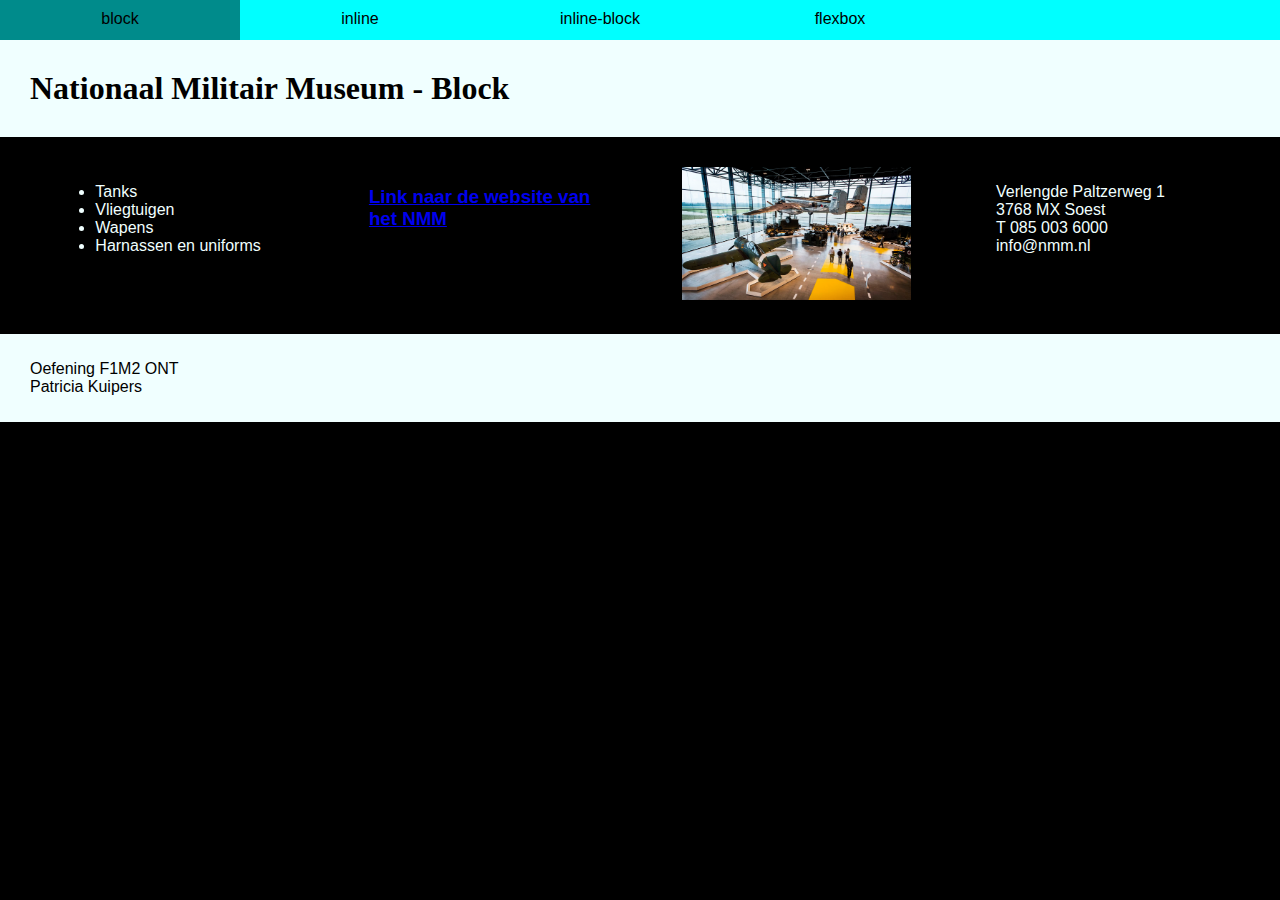
<file: OorlogsMuseum-Opdracht/index.html>
<!DOCTYPE html>
<html lang="en">


<head>
    <meta charset="UTF-8">
    <meta name="viewport" content="width=device-width, initial-scale=1.0">
    <title>Document</title>
    <link rel="stylesheet" href="Style.css">

    <style>
        main{
            padding: 0 1%;
        }
        section{
            width: 23%;
            float: left;
            padding: 30px;
            box-sizing: border-box;
            margin: 0 1%;
        }
        footer{
            clear: left;
        }
    </style>

</head>


<body>
    
    <nav>
        <a href="index.html">block</a>
        <a href="inline.html">inline</a>
        <a href="inline-block.html">inline-block</a>
        <a href="flex.html">flexbox</a>
    </nav>

    <h1>Nationaal Militair Museum - Block</h1>
    
    <main>
        
        <section>
            <ul>
                <li>Tanks</li>
                <li>Vliegtuigen</li>
                <li>Wapens</li>
                <li>Harnassen en uniforms</li>
            </ul>
        </section>

        <section>    
            <h3><a href="https://www.nmm.nl/">Link naar de website van het NMM</a></h3>
        </section>

        <section>    
            <a href="https://www.nmm.nl/">
            <img src="NMM.jpg" alt="Nationaal Militair Museum"></a>
        </section>

        <section>    
            <p>Verlengde Paltzerweg 1<br>
            3768 MX Soest<br>
            T 085 003 6000<br>
            info@nmm.nl<br></p>
        </section>

    </main>

    <footer>
        <p>
            Oefening F1M2 ONT<br>
            Patricia Kuipers
        </p>
    </footer>

</body>


</html>
</file>
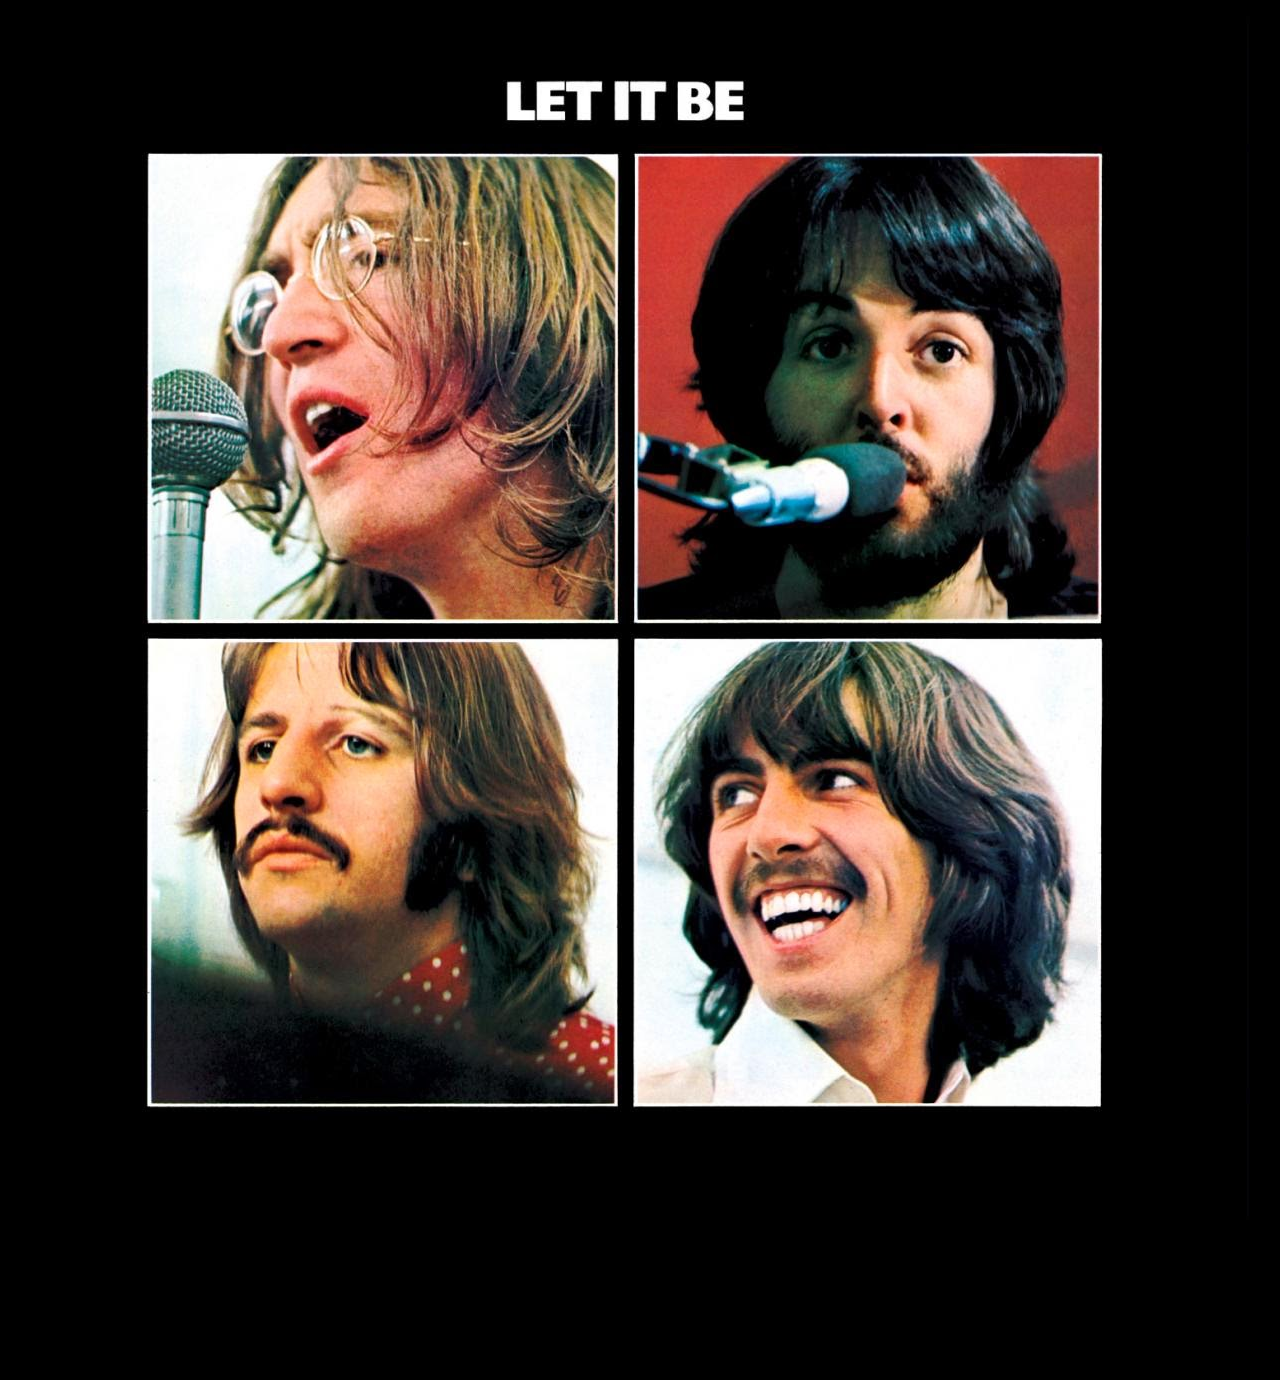
<file: Padding-En-Marge/index.html>
<!DOCTYPE html>
<html lang="en">
<head>
    <meta charset="UTF-8">
    <meta name="viewport" content="width=device-width, initial-scale=1.0">
    <title>Let It Be | The Beatles</title>
    <link rel="stylesheet" href="css/beatles.css">
</head>
<body>
    <div class="container">
        <section class="beatle" id="John">
            <div class="name">
                <h3>John</h3>
                <p>Lennon</p>
            </div>    
        </section>
        <section class="beatle" id="Paul">
            <div class="name">
                <h3>Paul</h3>
                <p>McCartney</p>
            </div>

        </section>
        <section class="beatle" id="Ringo">
            <div class="name">
                <h3>Ringo</h3>
                <p>Starr</p>
            </div>

        </section>
        <section class="beatle" id="George">
            <div class="name">
                <h3>George</h3>
                <p>Harrison</p>
            </div>

        </section>
    </div>
</body>
</html>
</file>
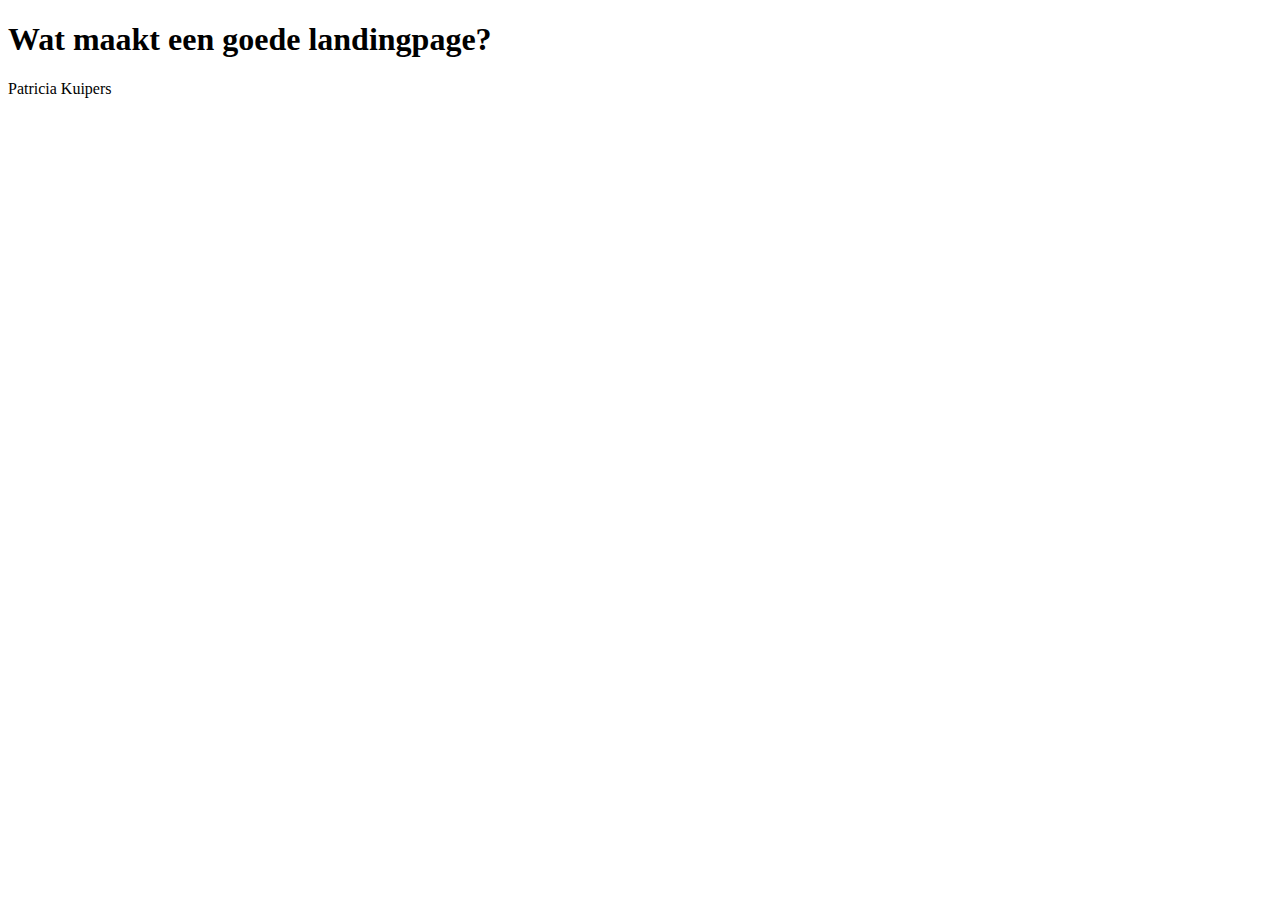
<file: landingPage.html>
<!DOCTYPE html>
<html lang="en">
<head>
    <meta charset="UTF-8">
    <meta name="viewport" content="width=device-width, initial-scale=1.0">
    <title>Wat maakt een goede landingpage?</title>
</head>
<body>
    <h1>Wat maakt een goede landingpage?</h1>
    <p>Patricia Kuipers</p>
</body>
</html>
</file>
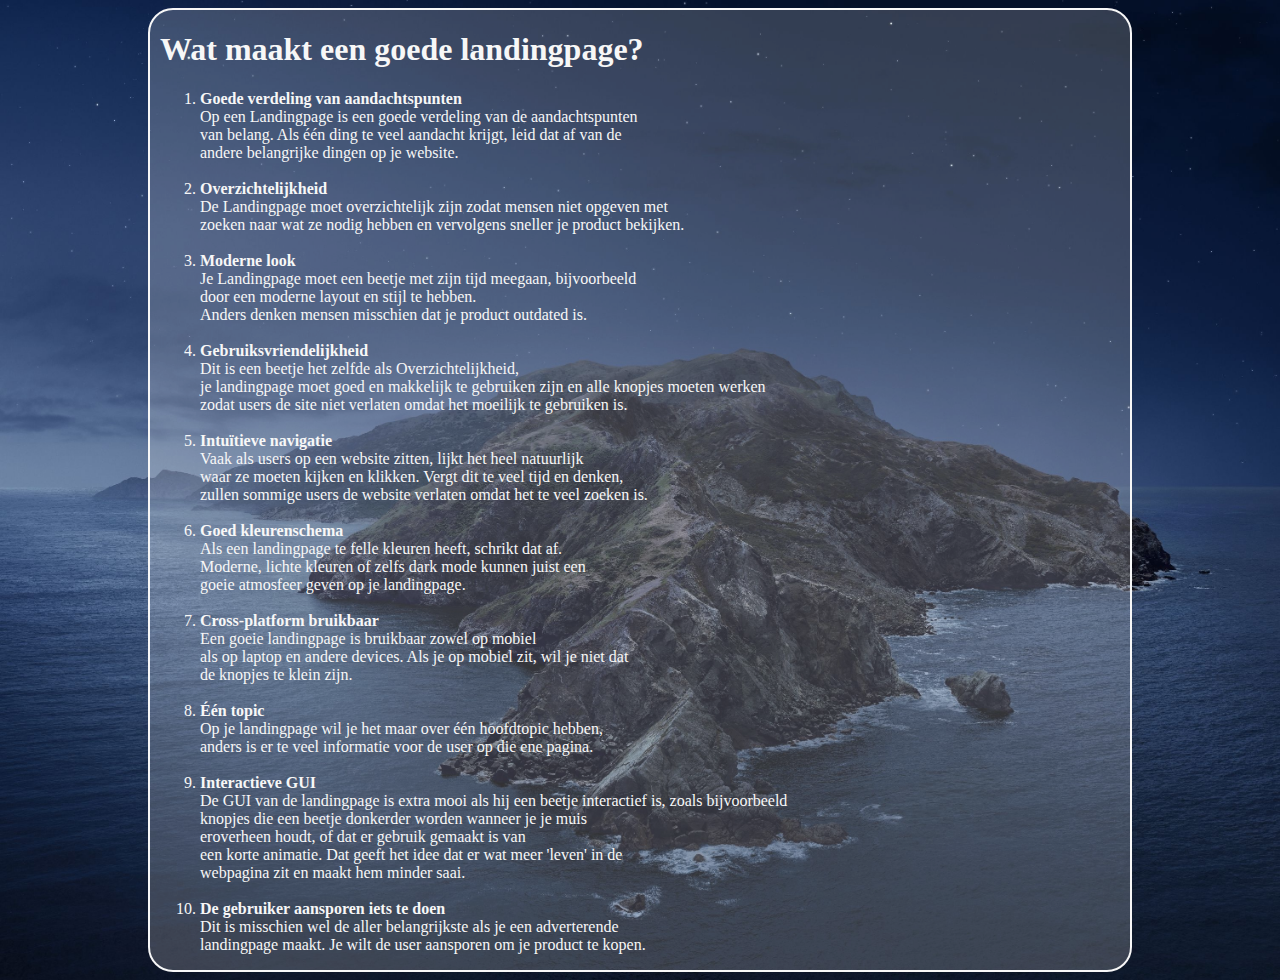
<file: First Few Things/landingPage.html>
<!DOCTYPE html>
<html lang="en">
<head>
    <meta charset="UTF-8">
    <meta name="viewport" content="width=device-width, initial-scale=1.0">
    <title>Wat maakt een goede landingpage?</title>
<style>
    body {
        color: #f7f7f7;
        background-image: url(darkbg.jpg);
        background-repeat: no-repeat;
        background-attachment: fixed;
        background-size: cover;
    }

    .text {
        border-radius: 25px;
        max-width: 960px;
        margin-left: auto;
        margin-right: auto;
        border: 2px solid #f7f7f7;
        padding-right: 10px;
        padding-left: 10px;
        background: rgb(247, 247, 247, 0.2)
    }
    
</style>   
</head>

<body>
<div class="text">
    <h1>Wat maakt een goede landingpage?</h1>
    <ol>
        <li><strong>Goede verdeling van aandachtspunten</strong><br>Op een Landingpage is een goede verdeling van de aandachtspunten<br>van belang. Als één ding te veel aandacht krijgt, leid dat af van de<br>andere belangrijke dingen op je website.</li>
        <br>
        <li><strong>Overzichtelijkheid</strong><br>De Landingpage moet overzichtelijk zijn zodat mensen niet opgeven met<br>zoeken naar wat ze nodig hebben en vervolgens sneller je product bekijken.</li>
        <br>
        <li><strong>Moderne look</strong><br>Je Landingpage moet een beetje met zijn tijd meegaan, bijvoorbeeld<br>door een moderne layout en stijl te hebben.<br>Anders denken mensen misschien dat je product outdated is.</li>
        <br>
        <li><strong>Gebruiksvriendelijkheid</strong><br>Dit is een beetje het zelfde als Overzichtelijkheid, <br>je landingpage moet goed en makkelijk te gebruiken zijn en alle knopjes moeten werken<br>zodat users de site niet verlaten omdat het moeilijk te gebruiken is.</li>
        <br>
        <li><strong>Intuïtieve navigatie</strong><br>Vaak als users op een website zitten, lijkt het heel natuurlijk<br>waar ze moeten kijken en klikken. Vergt dit te veel tijd en denken,<br>zullen sommige users de website verlaten omdat het te veel zoeken is.</li>
        <br>
        <li><strong>Goed kleurenschema</strong><br>Als een landingpage te felle kleuren heeft, schrikt dat af.<br>Moderne, lichte kleuren of zelfs dark mode kunnen juist een <br>goeie atmosfeer geven op je landingpage.</li>
        <br>
        <li><strong>Cross-platform bruikbaar</strong><br>Een goeie landingpage is bruikbaar zowel op mobiel<br>als op laptop en andere devices. Als je op mobiel zit, wil je niet dat<br>de knopjes te klein zijn.</li>
        <br>
        <li><strong>Één topic</strong><br>Op je landingpage wil je het maar over één hoofdtopic hebben,<br>anders is er te veel informatie voor de user op die ene pagina.</li>
        <br>
        <li><strong>Interactieve GUI</strong><br>De GUI van de landingpage is extra mooi als hij een beetje interactief is, zoals bijvoorbeeld<br>knopjes die een beetje donkerder worden wanneer je je muis<br>eroverheen houdt, of dat er gebruik gemaakt is van<br>een korte animatie. Dat geeft het idee dat er wat meer 'leven' in de <br>webpagina zit en maakt hem minder saai.</li>
        <br>
        <li><strong>De gebruiker aansporen iets te doen</strong><br>Dit is misschien wel de aller belangrijkste als je een adverterende<br>landingpage maakt. Je wilt de user aansporen om je product te kopen.</li>
    </ol>
</div>
</body>
</html>
</file>
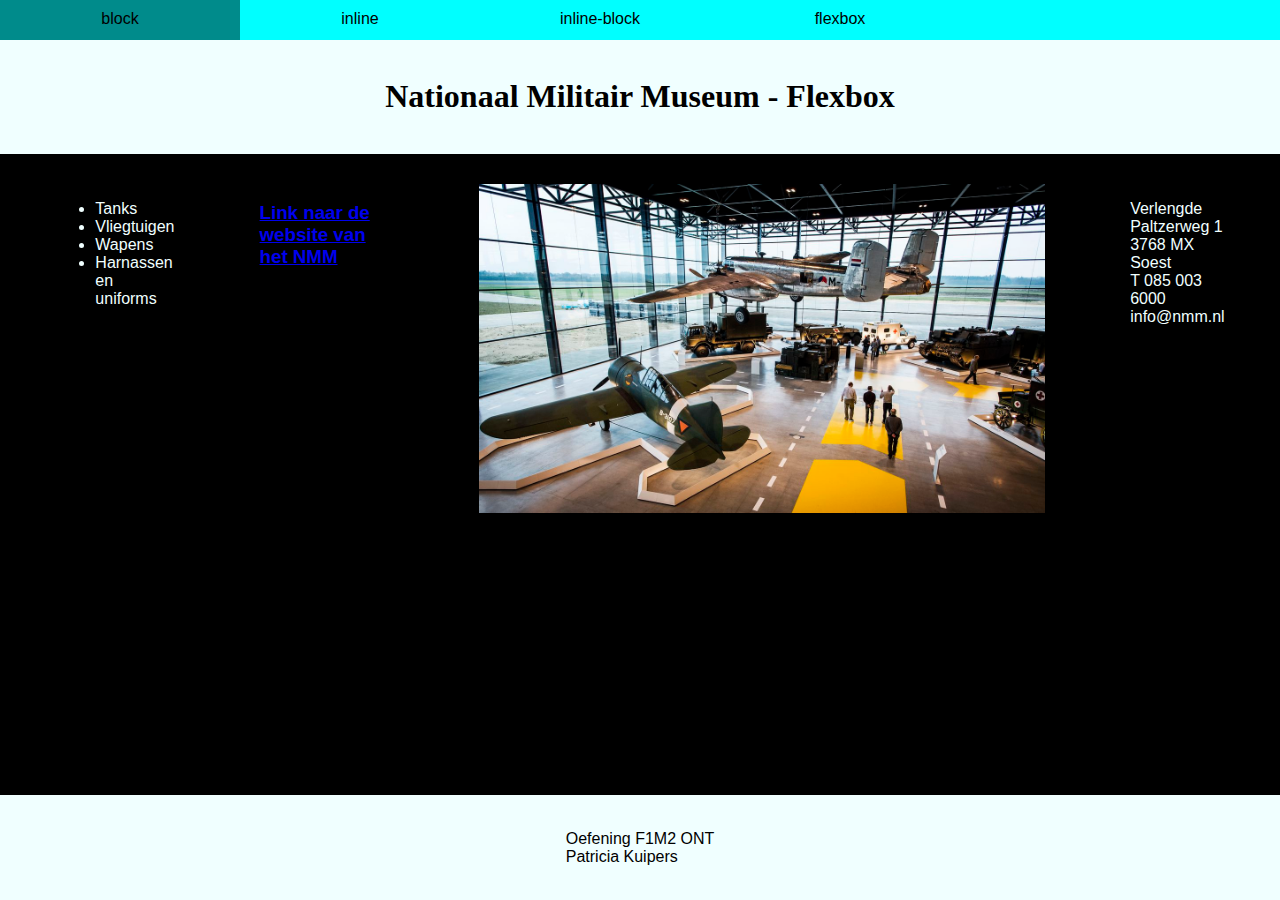
<file: OorlogsMuseum-Opdracht/flex.html>
<!DOCTYPE html>
<html lang="en">


<head>
    <meta charset="UTF-8">
    <meta name="viewport" content="width=device-width, initial-scale=1.0">
    <title>Document</title>
    <link rel="stylesheet" href="Style.css">

    <style>
        body{
            min-height: 100vh;
            display: flex;
            flex-direction: column;
        }
        main{
            flex: 15 0 auto;
            display: flex;
            padding: 0 1%;
        }
        section{
            flex: 1 0 23%%;
            padding: 30px;
            box-sizing: border-box;
            margin: 0 1%;
        }
        h1, footer{
            flex: 1 0 auto;
            display: flex;
            justify-content: center;
            align-items: center;
        }
    </style>

</head>


<body>
    
    <nav>
        <a href="index.html">block</a>
        <a href="inline.html">inline</a>
        <a href="inline-block.html">inline-block</a>
        <a href="flex.html">flexbox</a>
    </nav>

    <h1>Nationaal Militair Museum - Flexbox</h1>
    
    <main>
        
        <section>
            <ul>
                <li>Tanks</li>
                <li>Vliegtuigen</li>
                <li>Wapens</li>
                <li>Harnassen en uniforms</li>
            </ul>
        </section>

        <section>    
            <h3><a href="https://www.nmm.nl/">Link naar de website van het NMM</a></h3>
        </section>

        <section>    
            <a href="https://www.nmm.nl/">
            <img src="NMM.jpg" alt="Nationaal Militair Museum"></a>
        </section>

        <section>    
            <p>Verlengde Paltzerweg 1<br>
            3768 MX Soest<br>
            T 085 003 6000<br>
            info@nmm.nl<br></p>
        </section>

    </main>

    <footer>
        <p>
            Oefening F1M2 ONT<br>
            Patricia Kuipers
        </p>
    </footer>

</body>


</html>
</file>
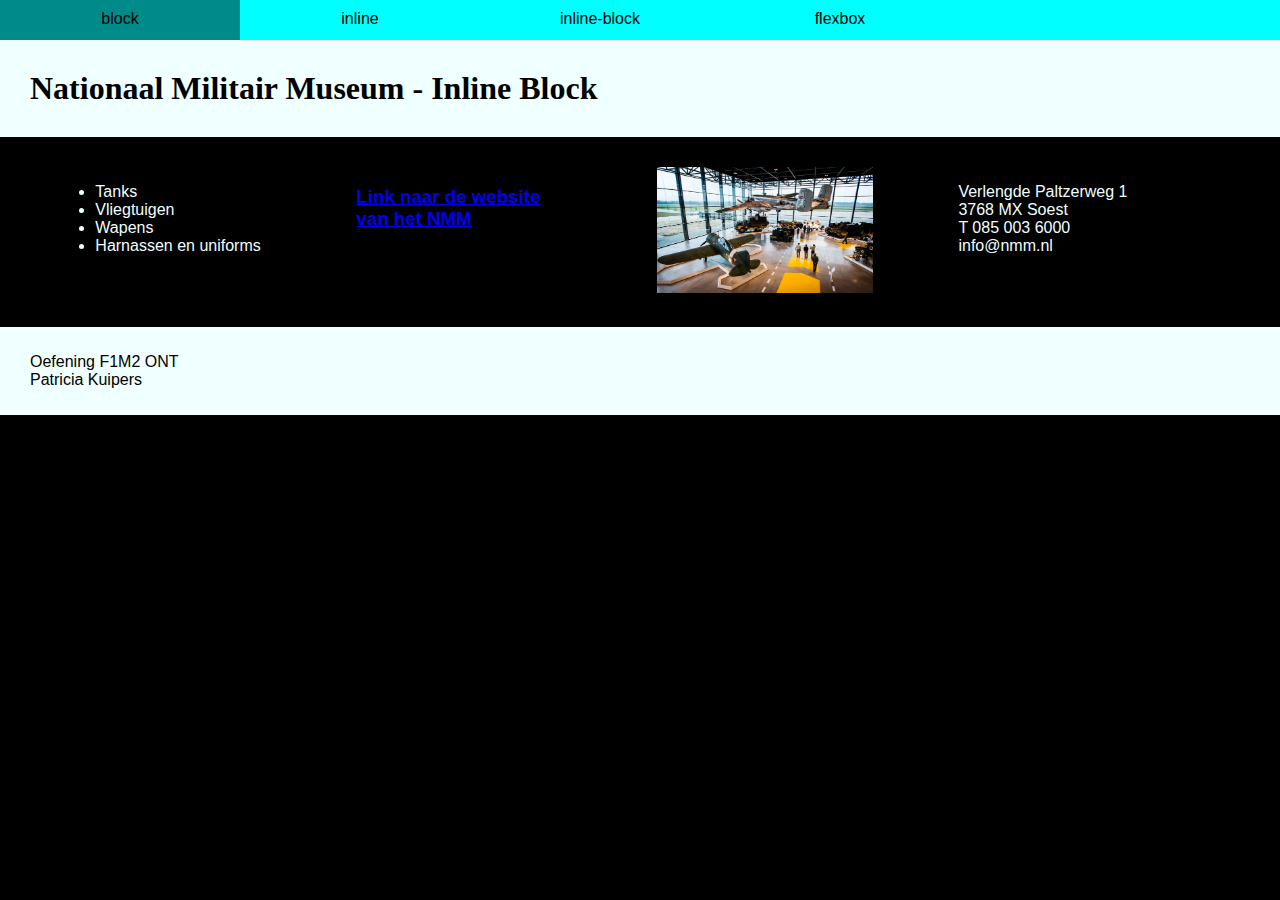
<file: OorlogsMuseum-Opdracht/inline-block.html>
<!DOCTYPE html>
<html lang="en">


<head>
    <meta charset="UTF-8">
    <meta name="viewport" content="width=device-width, initial-scale=1.0">
    <title>Document</title>
    <link rel="stylesheet" href="Style.css">

    <style>
        main{
            padding: 0 1%;
        }
        section{
            display: inline-block;
            width: 22%;
            float: left;
            padding: 30px;
            box-sizing: border-box;
            margin: 0 1%;
        }
        footer{
            clear: left;
        }
    </style>

</head>


<body>
    
    <nav>
        <a href="index.html">block</a>
        <a href="inline.html">inline</a>
        <a href="inline-block.html">inline-block</a>
        <a href="flex.html">flexbox</a>
    </nav>

    <h1>Nationaal Militair Museum - Inline Block</h1>
    
    <main>
        
        <section>
            <ul>
                <li>Tanks</li>
                <li>Vliegtuigen</li>
                <li>Wapens</li>
                <li>Harnassen en uniforms</li>
            </ul>
        </section>

        <section>    
            <h3><a href="https://www.nmm.nl/">Link naar de website van het NMM</a></h3>
        </section>

        <section>    
            <a href="https://www.nmm.nl/">
            <img src="NMM.jpg" alt="Nationaal Militair Museum"></a>
        </section>

        <section>    
            <p>Verlengde Paltzerweg 1<br>
            3768 MX Soest<br>
            T 085 003 6000<br>
            info@nmm.nl<br></p>
        </section>

    </main>

    <footer>
        <p>
            Oefening F1M2 ONT<br>
            Patricia Kuipers
        </p>
    </footer>

</body>


</html>
</file>
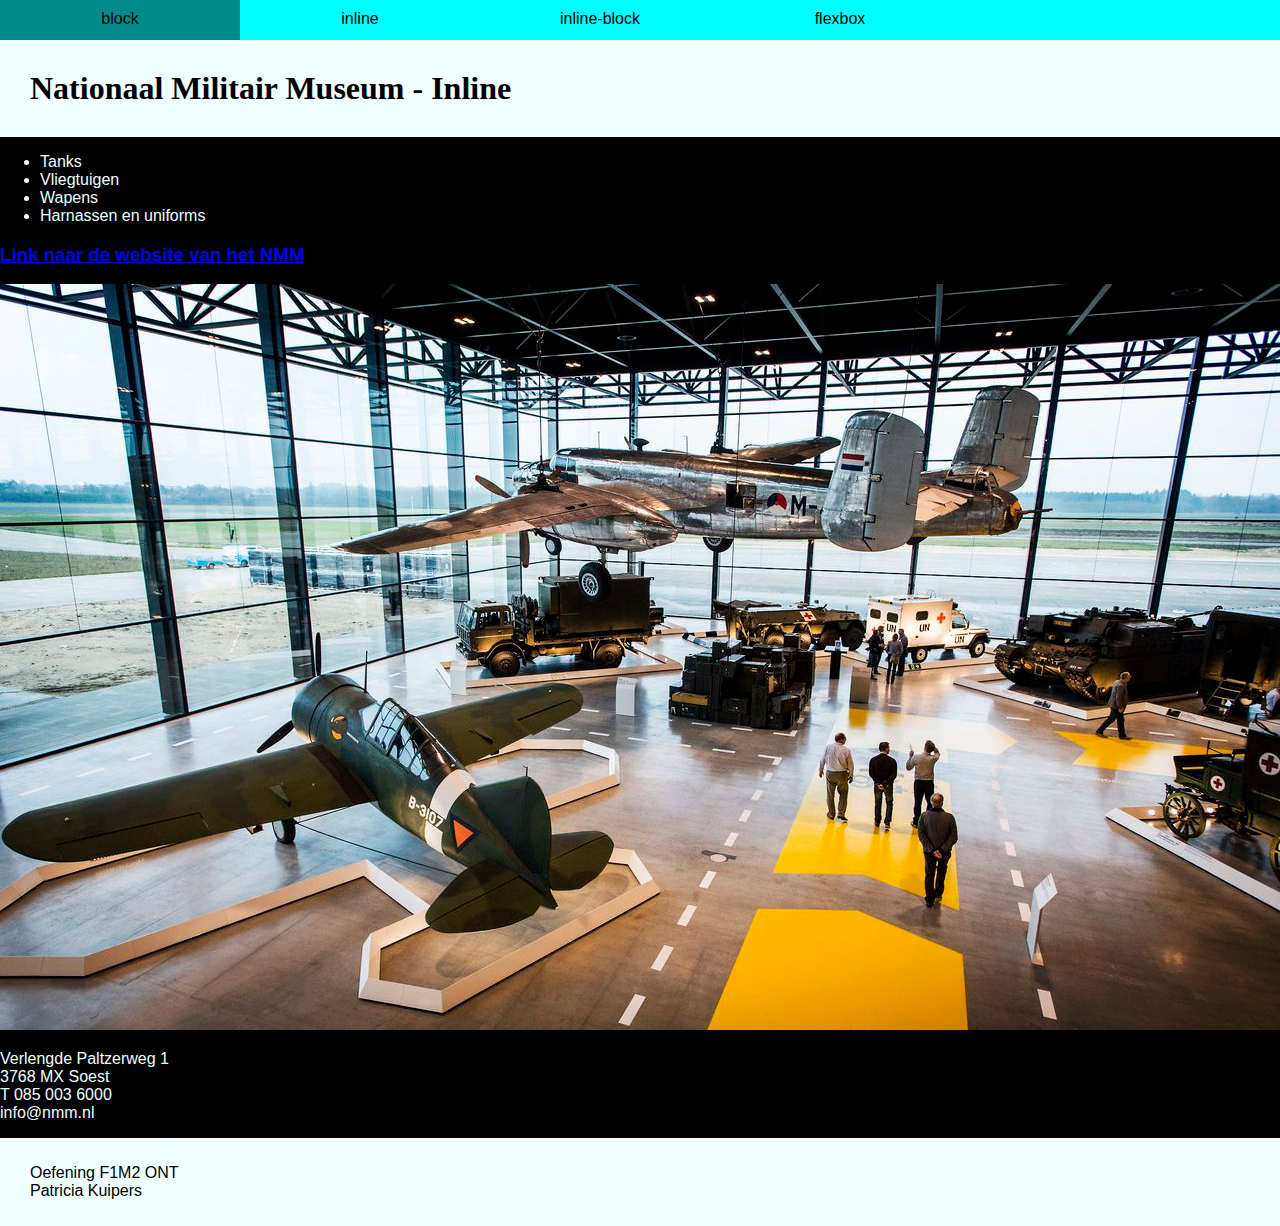
<file: OorlogsMuseum-Opdracht/inline.html>
<!DOCTYPE html>
<html lang="en">


<head>
    <meta charset="UTF-8">
    <meta name="viewport" content="width=device-width, initial-scale=1.0">
    <title>Document</title>
    <link rel="stylesheet" href="Style.css">

    <style>
        section{
            display: inline;
            width: 25%;
        }
    </style>

</head>


<body>
    
    <nav>
        <a href="index.html">block</a>
        <a href="inline.html">inline</a>
        <a href="inline-block.html">inline-block</a>
        <a href="flex.html">flexbox</a>
    </nav>

    <h1>Nationaal Militair Museum - Inline</h1>
    
    <main>
        
        <section>
            <ul>
                <li>Tanks</li>
                <li>Vliegtuigen</li>
                <li>Wapens</li>
                <li>Harnassen en uniforms</li>
            </ul>
        </section>

        <section>    
            <h3><a href="https://www.nmm.nl/">Link naar de website van het NMM</a></h3>
        </section>

        <section>    
            <a href="https://www.nmm.nl/">
            <img src="NMM.jpg" alt="Nationaal Militair Museum"></a>
        </section>

        <section>    
            <p>Verlengde Paltzerweg 1<br>
            3768 MX Soest<br>
            T 085 003 6000<br>
            info@nmm.nl<br></p>
        </section>

    </main>

    <footer>
        <p>
            Oefening F1M2 ONT<br>
            Patricia Kuipers
        </p>
    </footer>

</body>


</html>
</file>
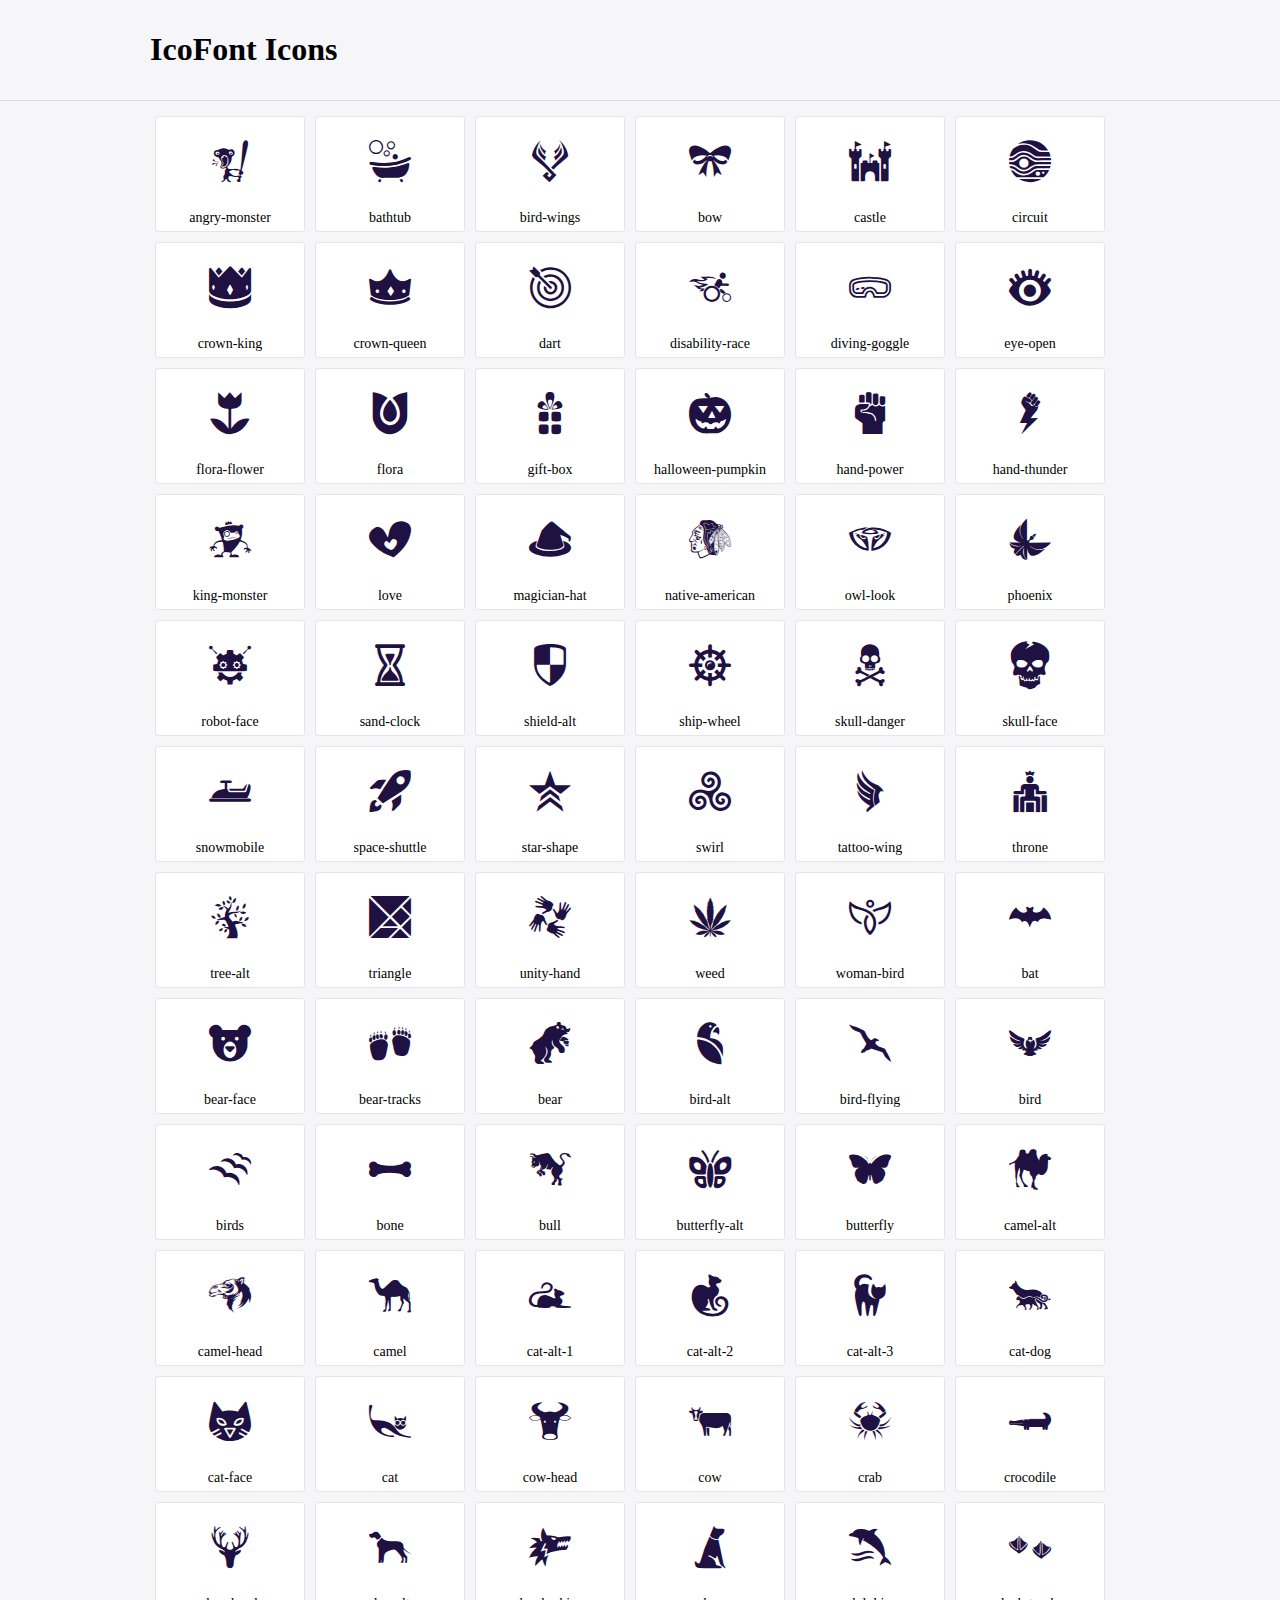
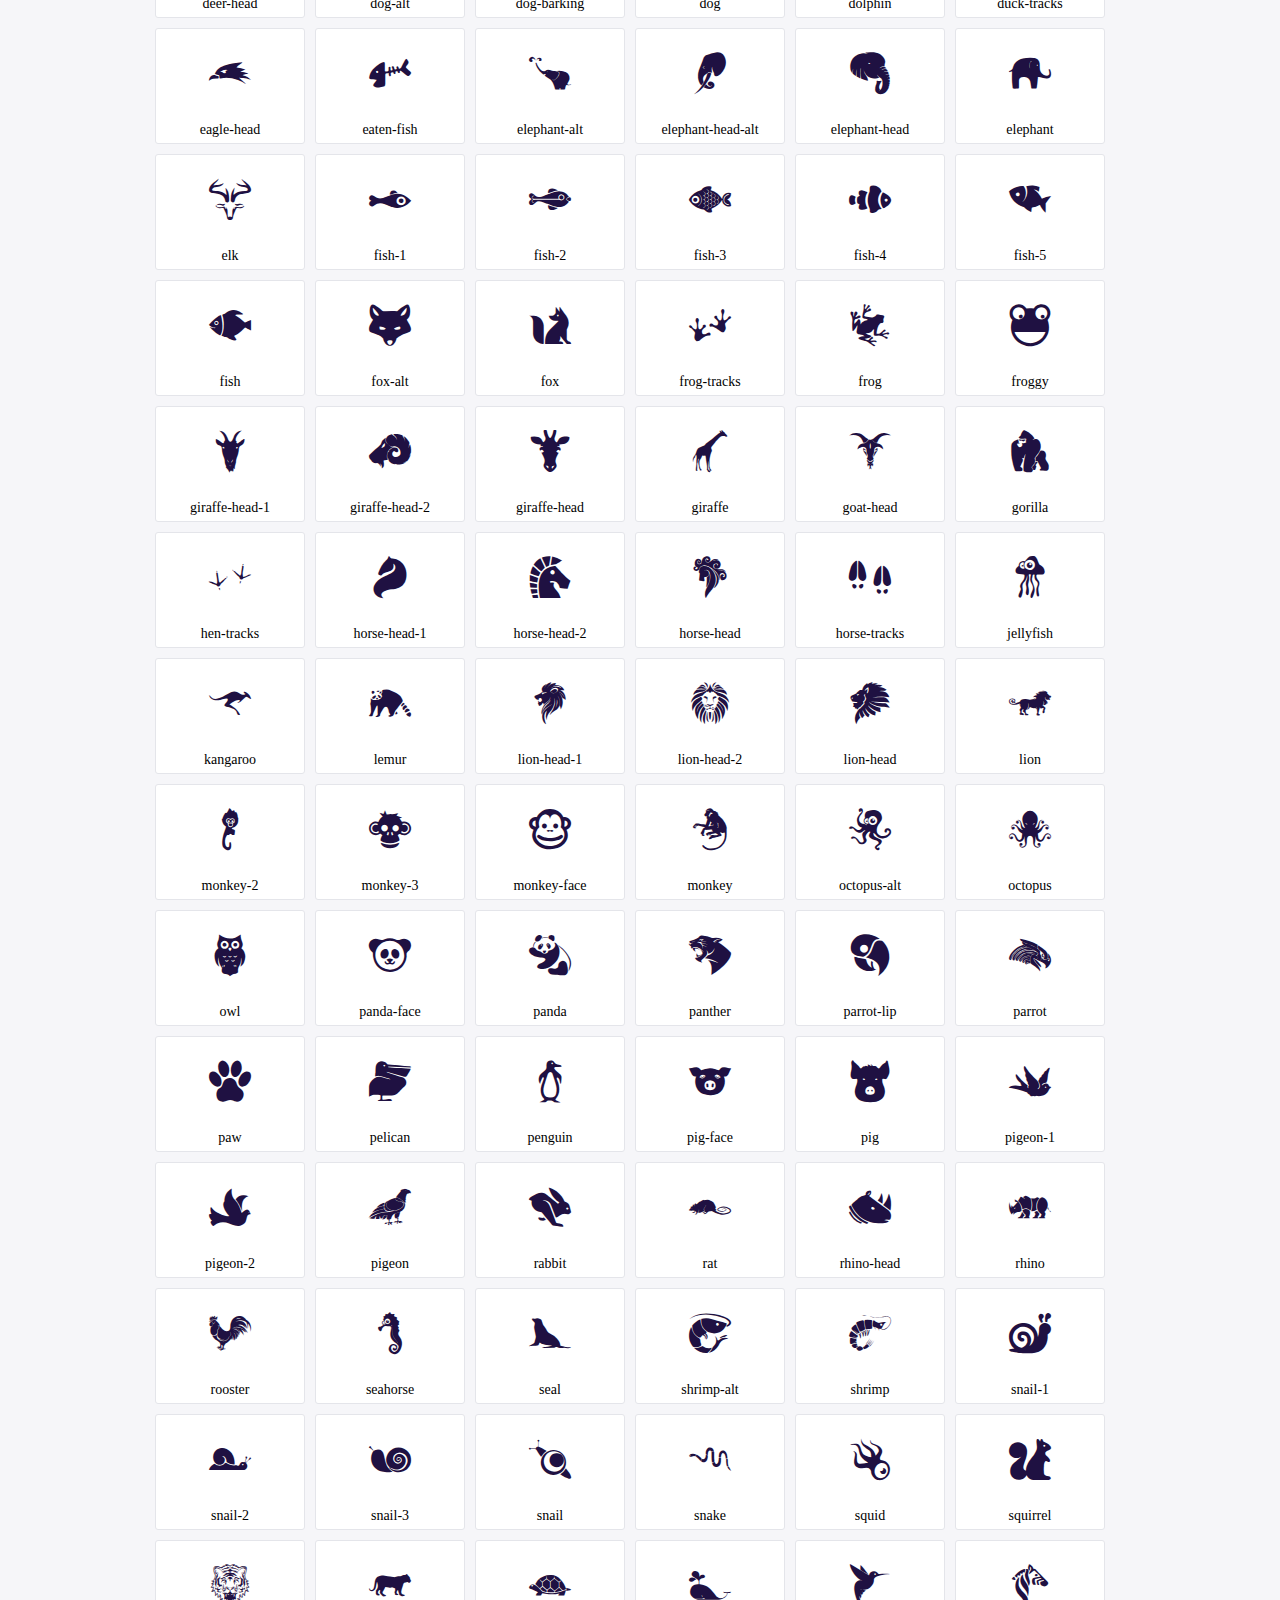
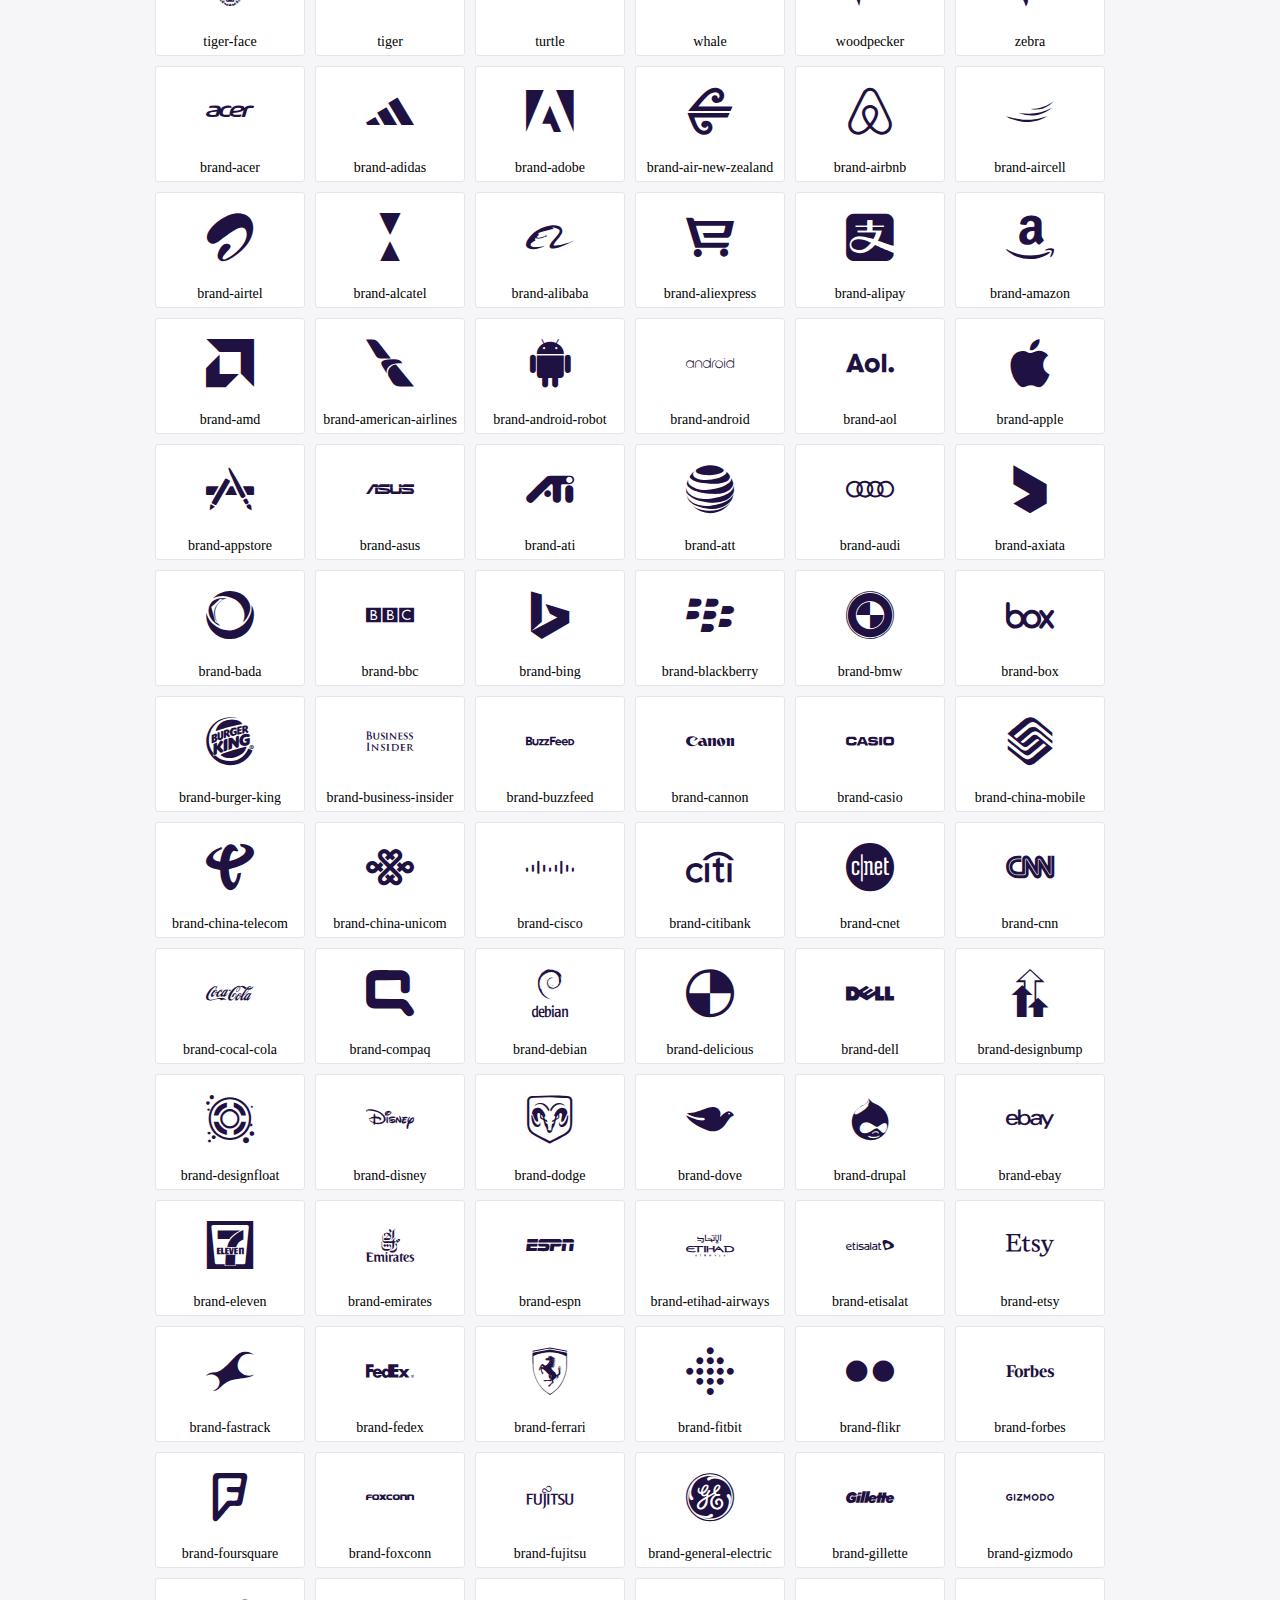
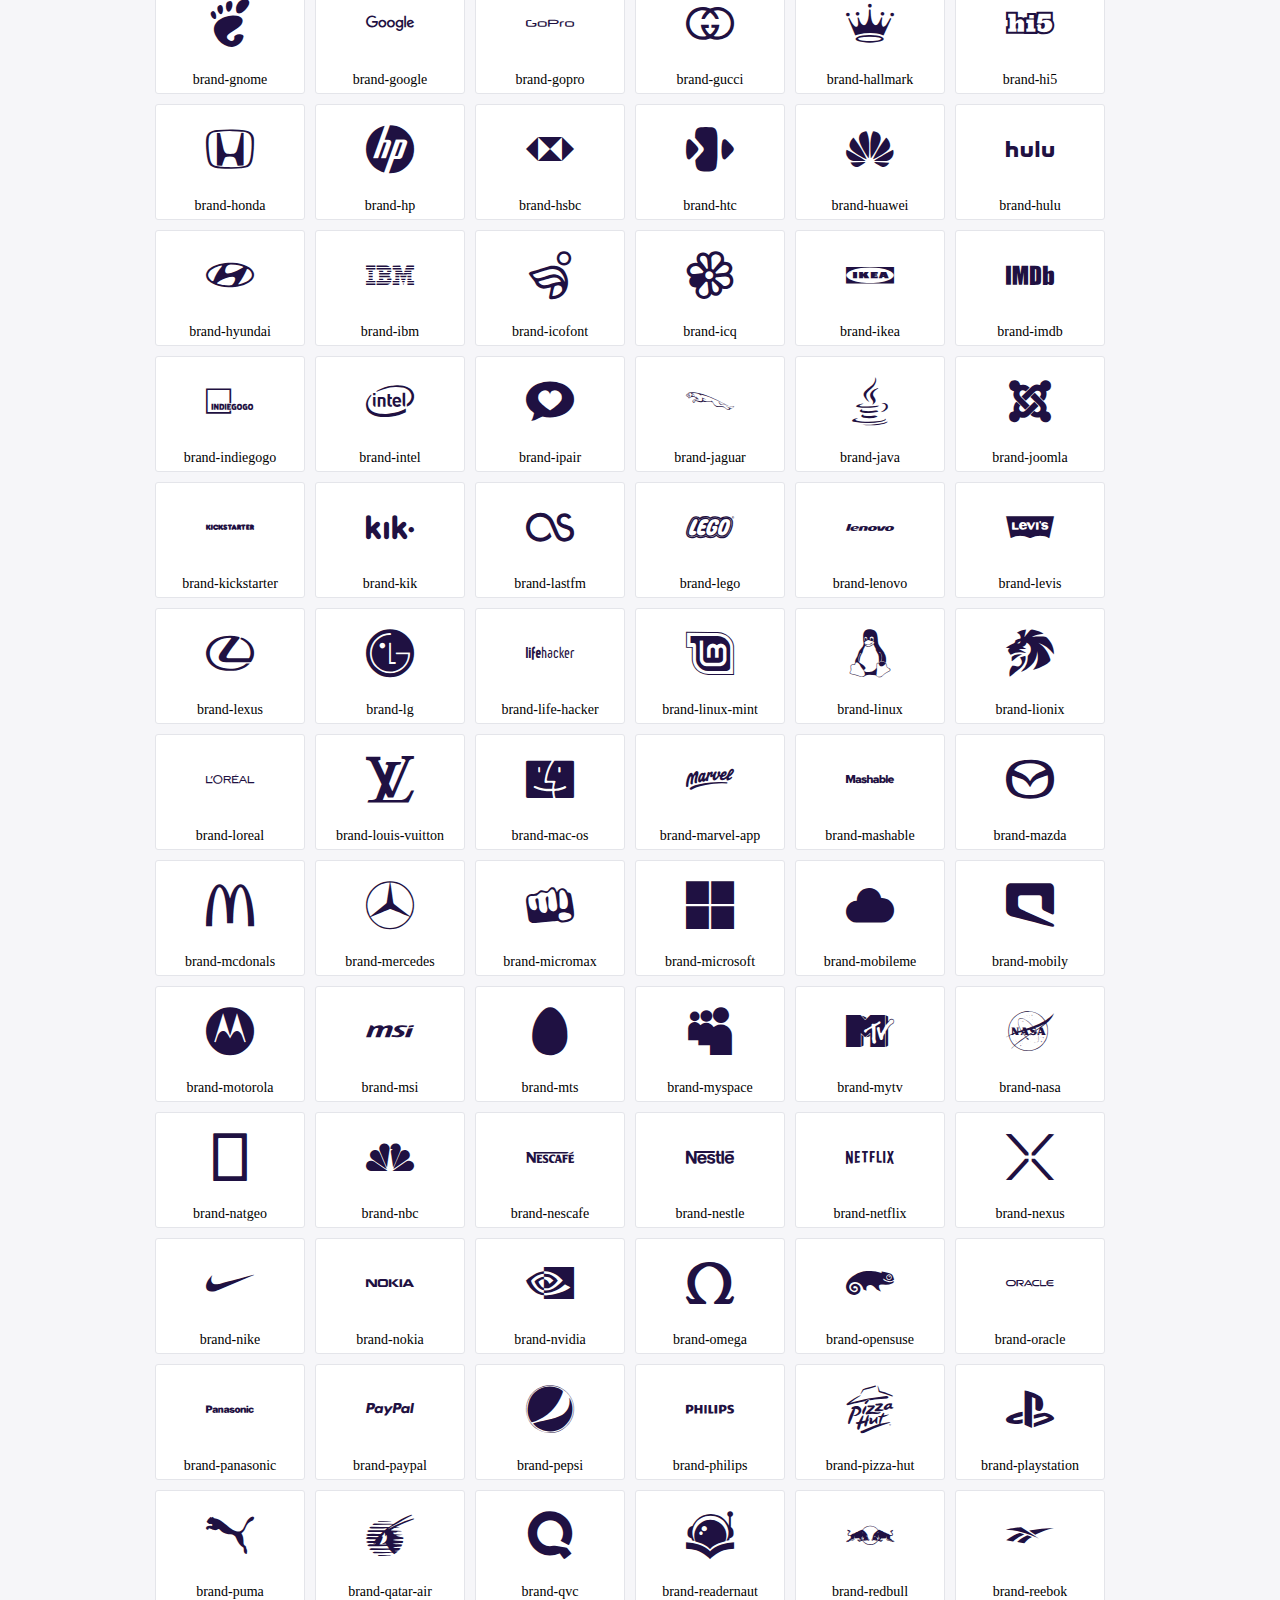
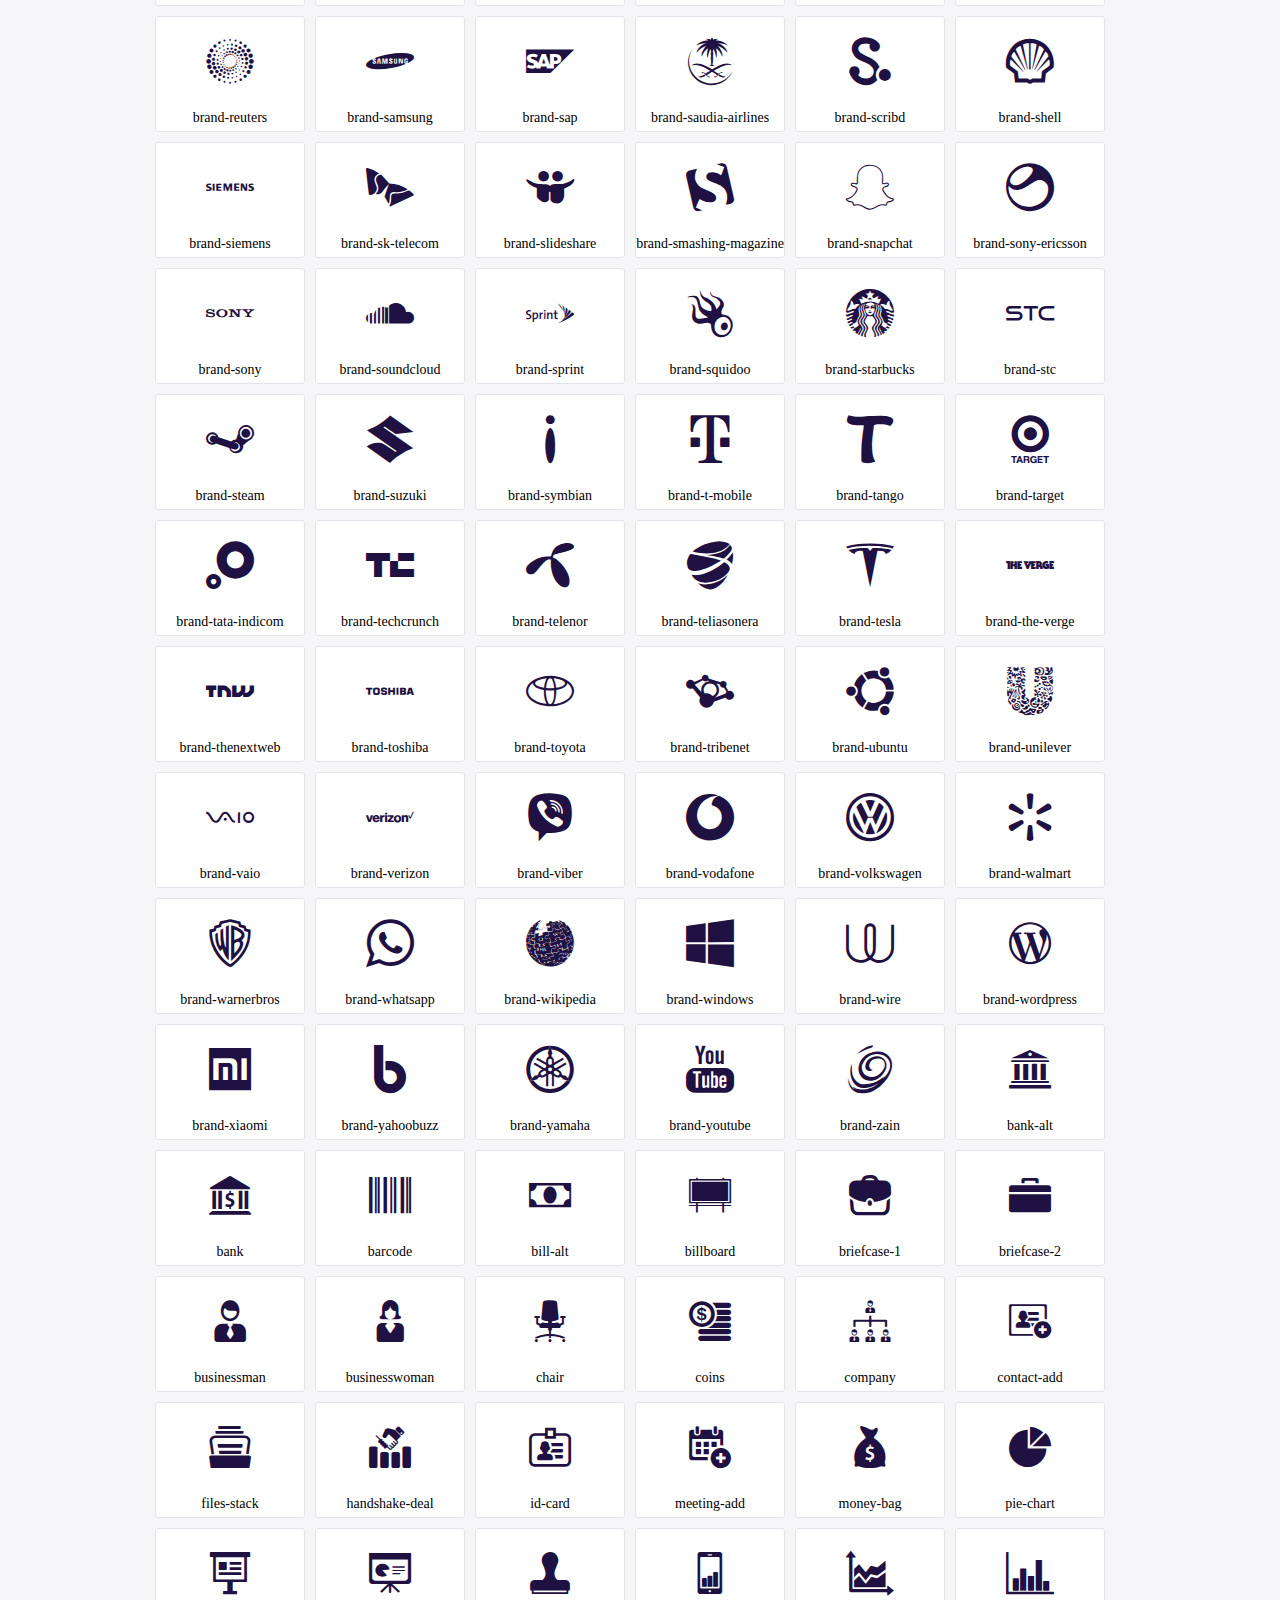
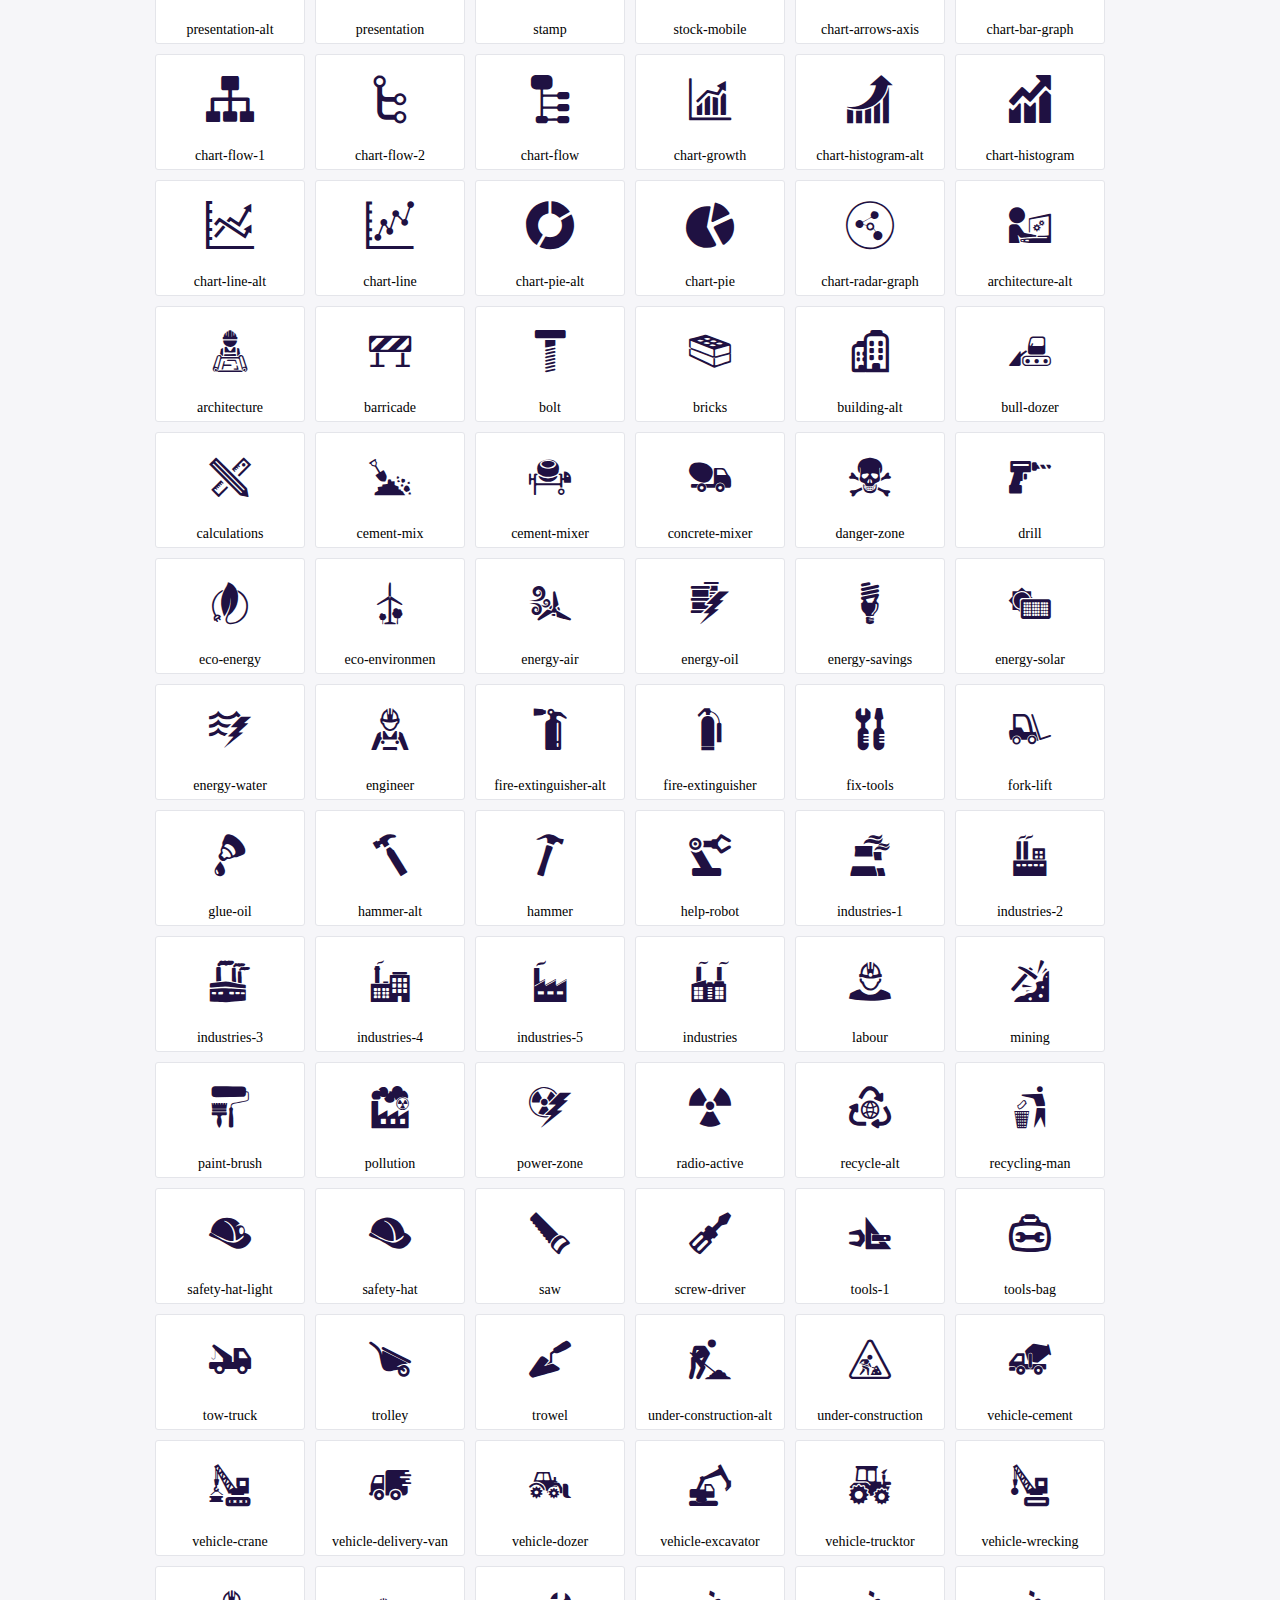
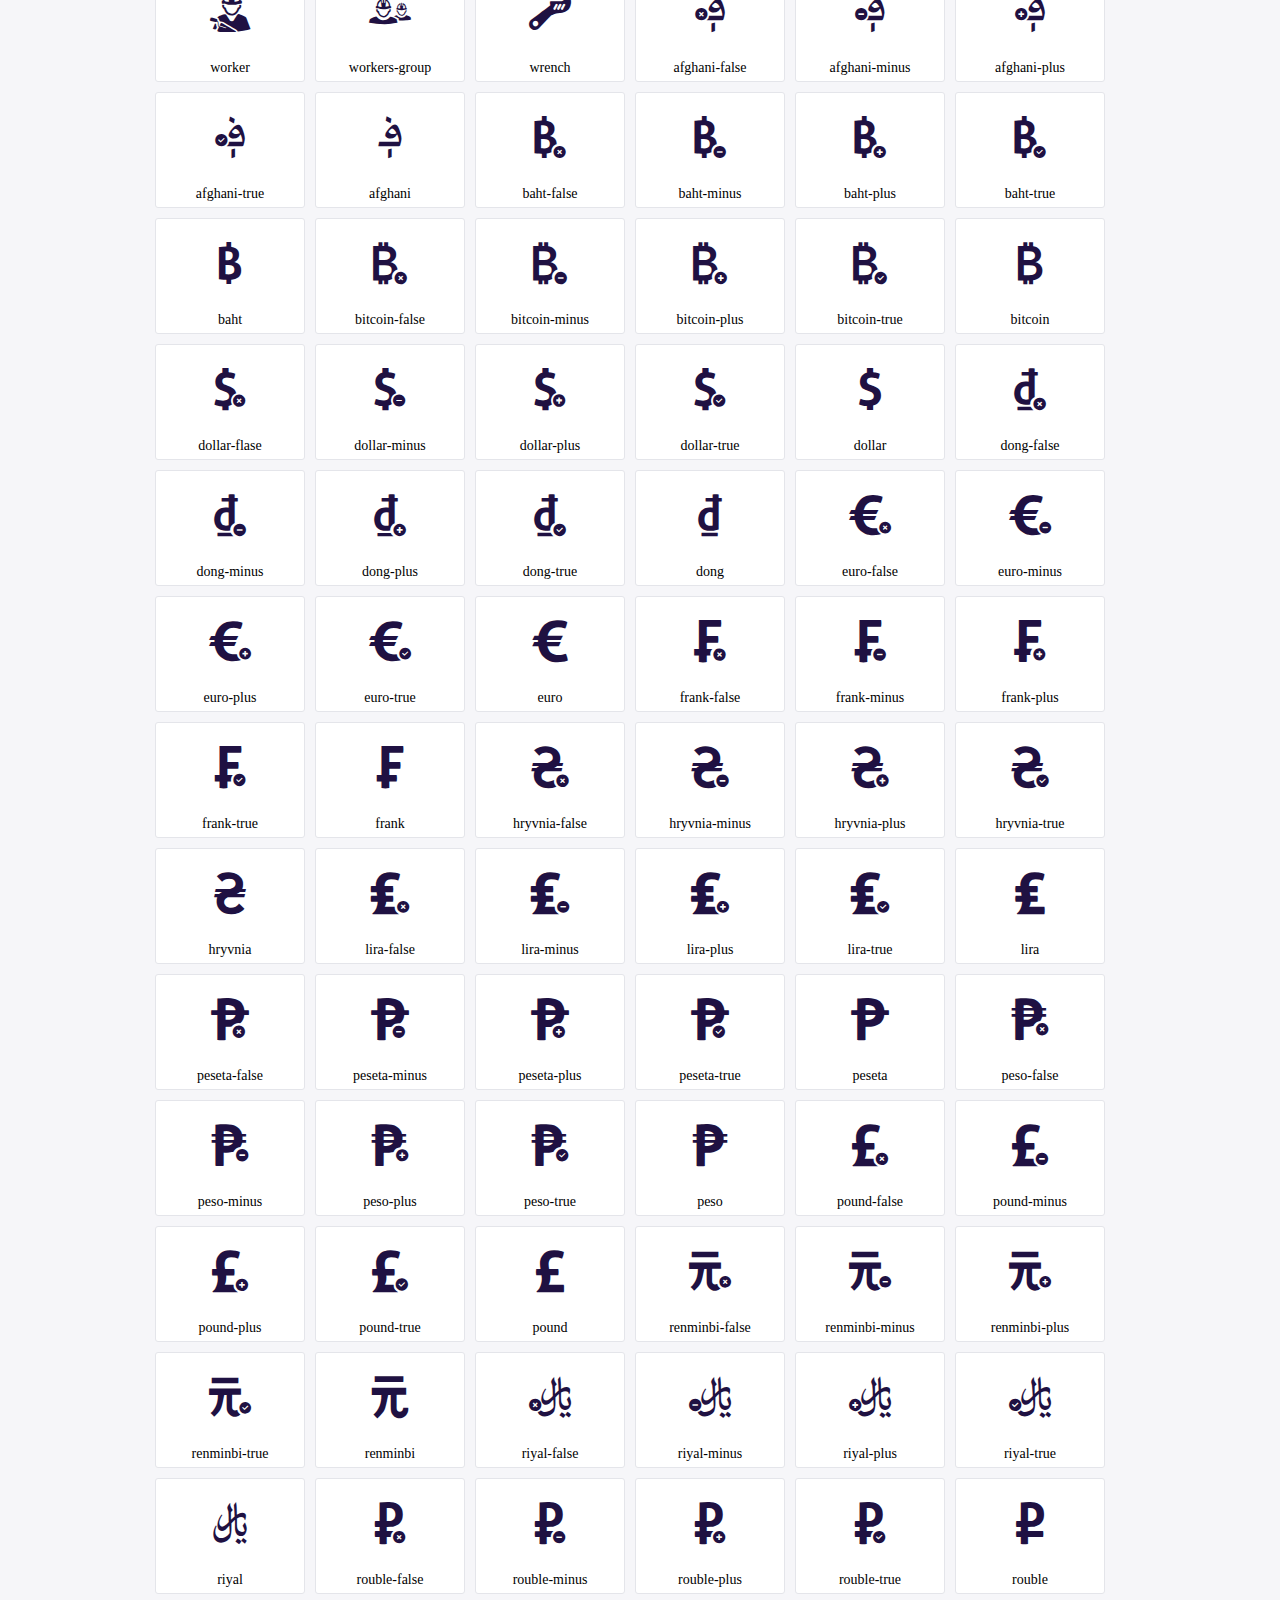
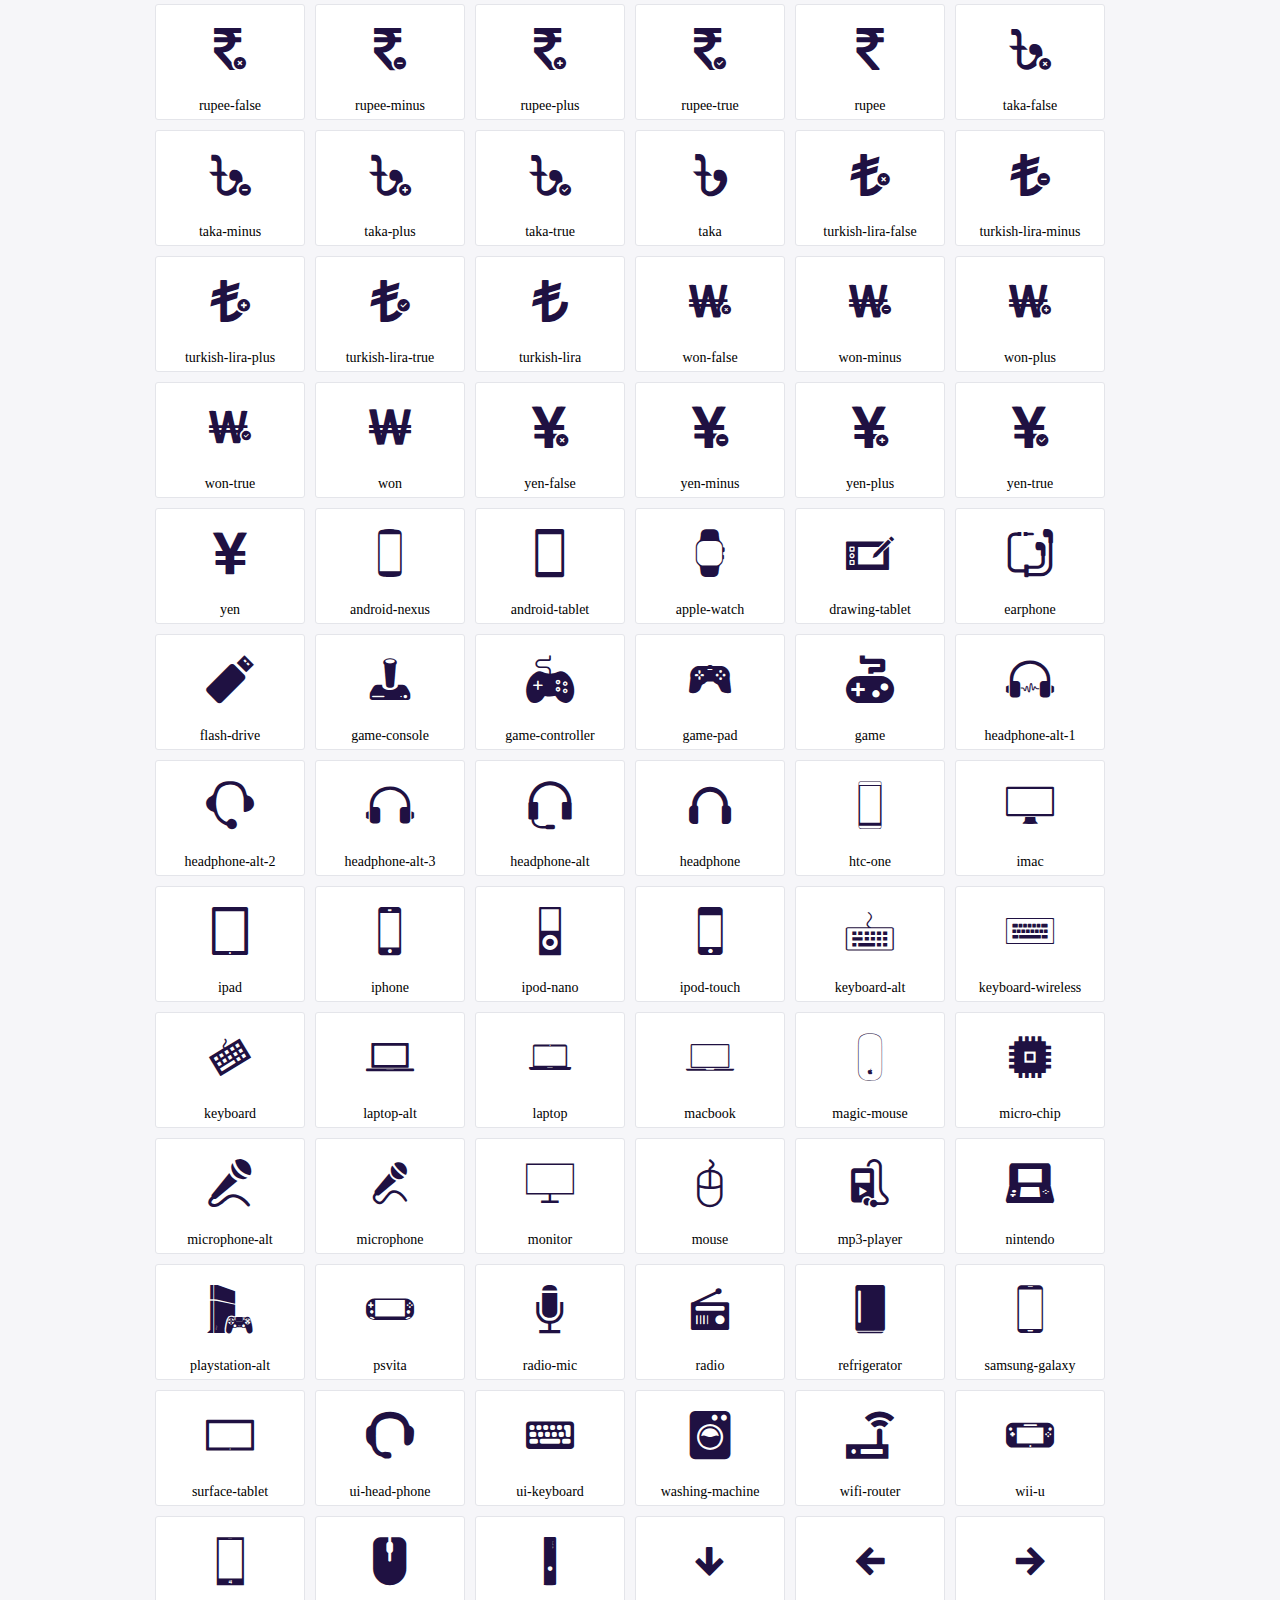
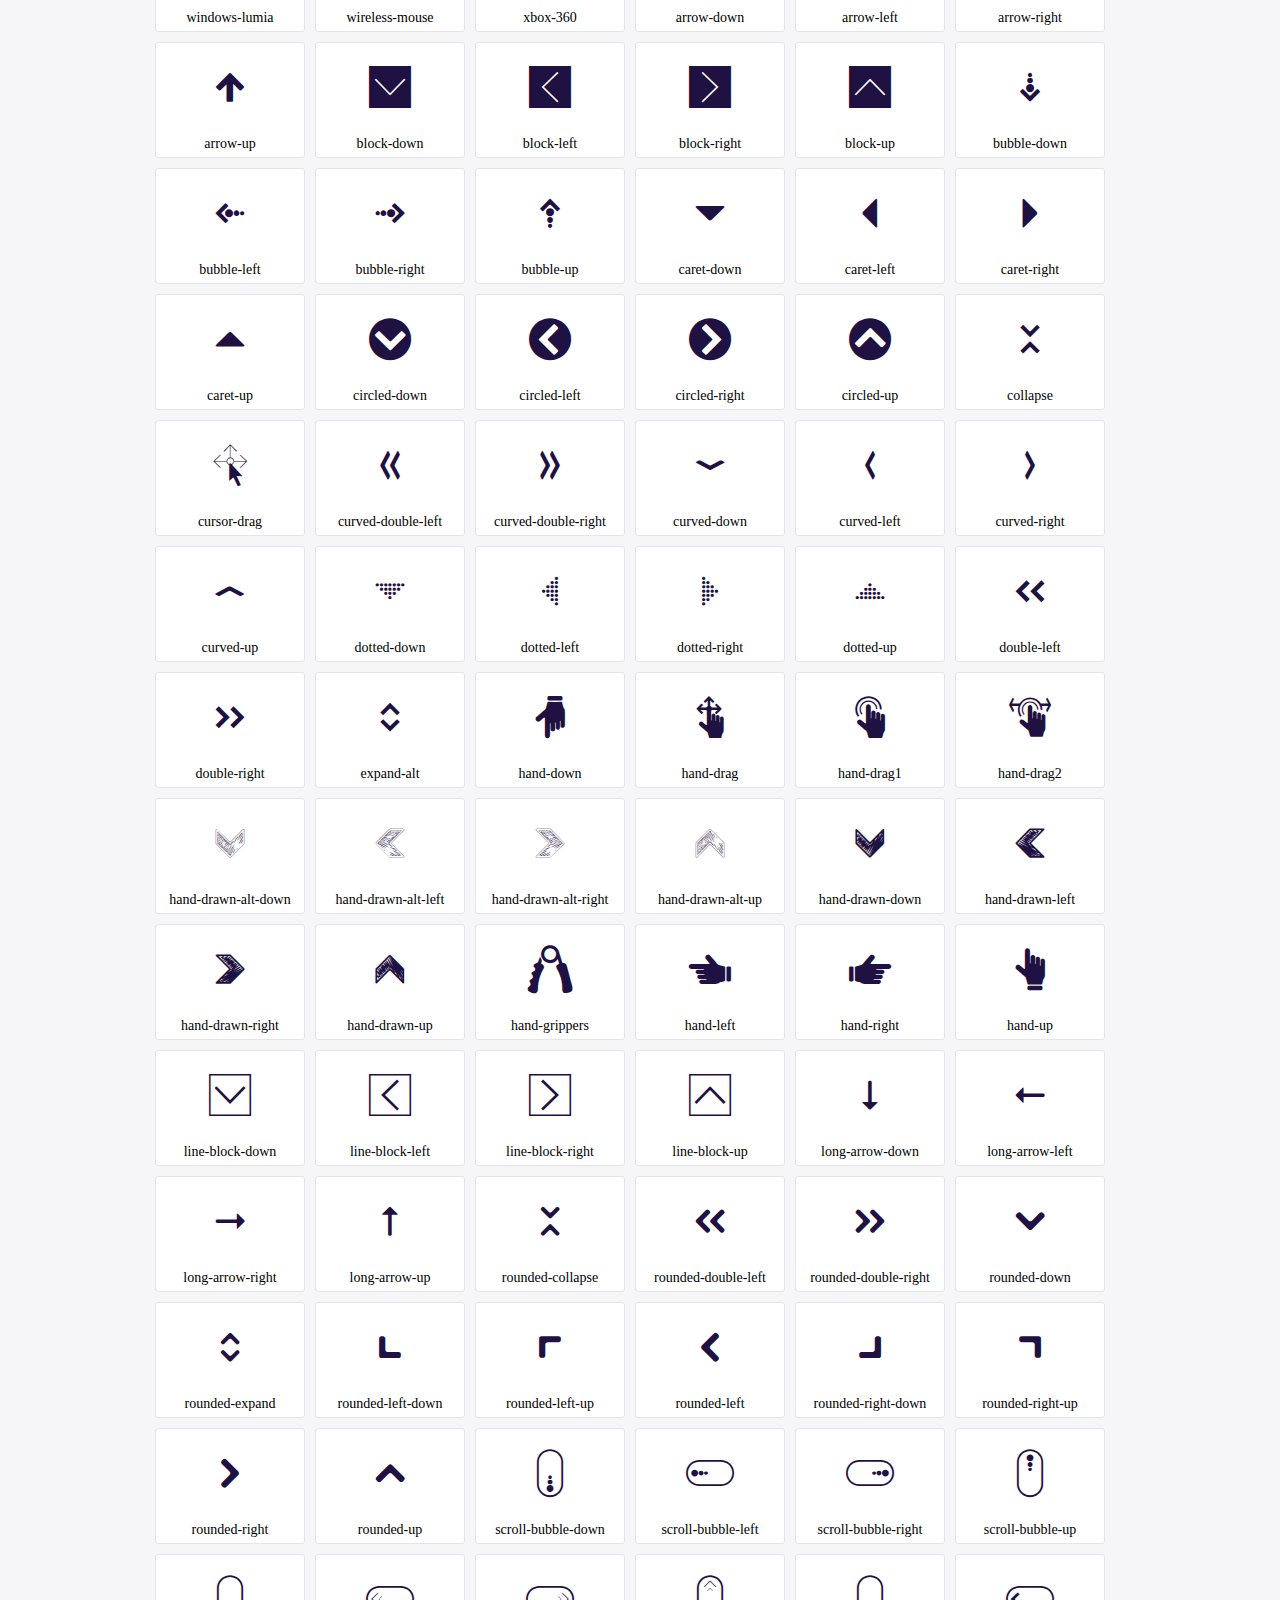
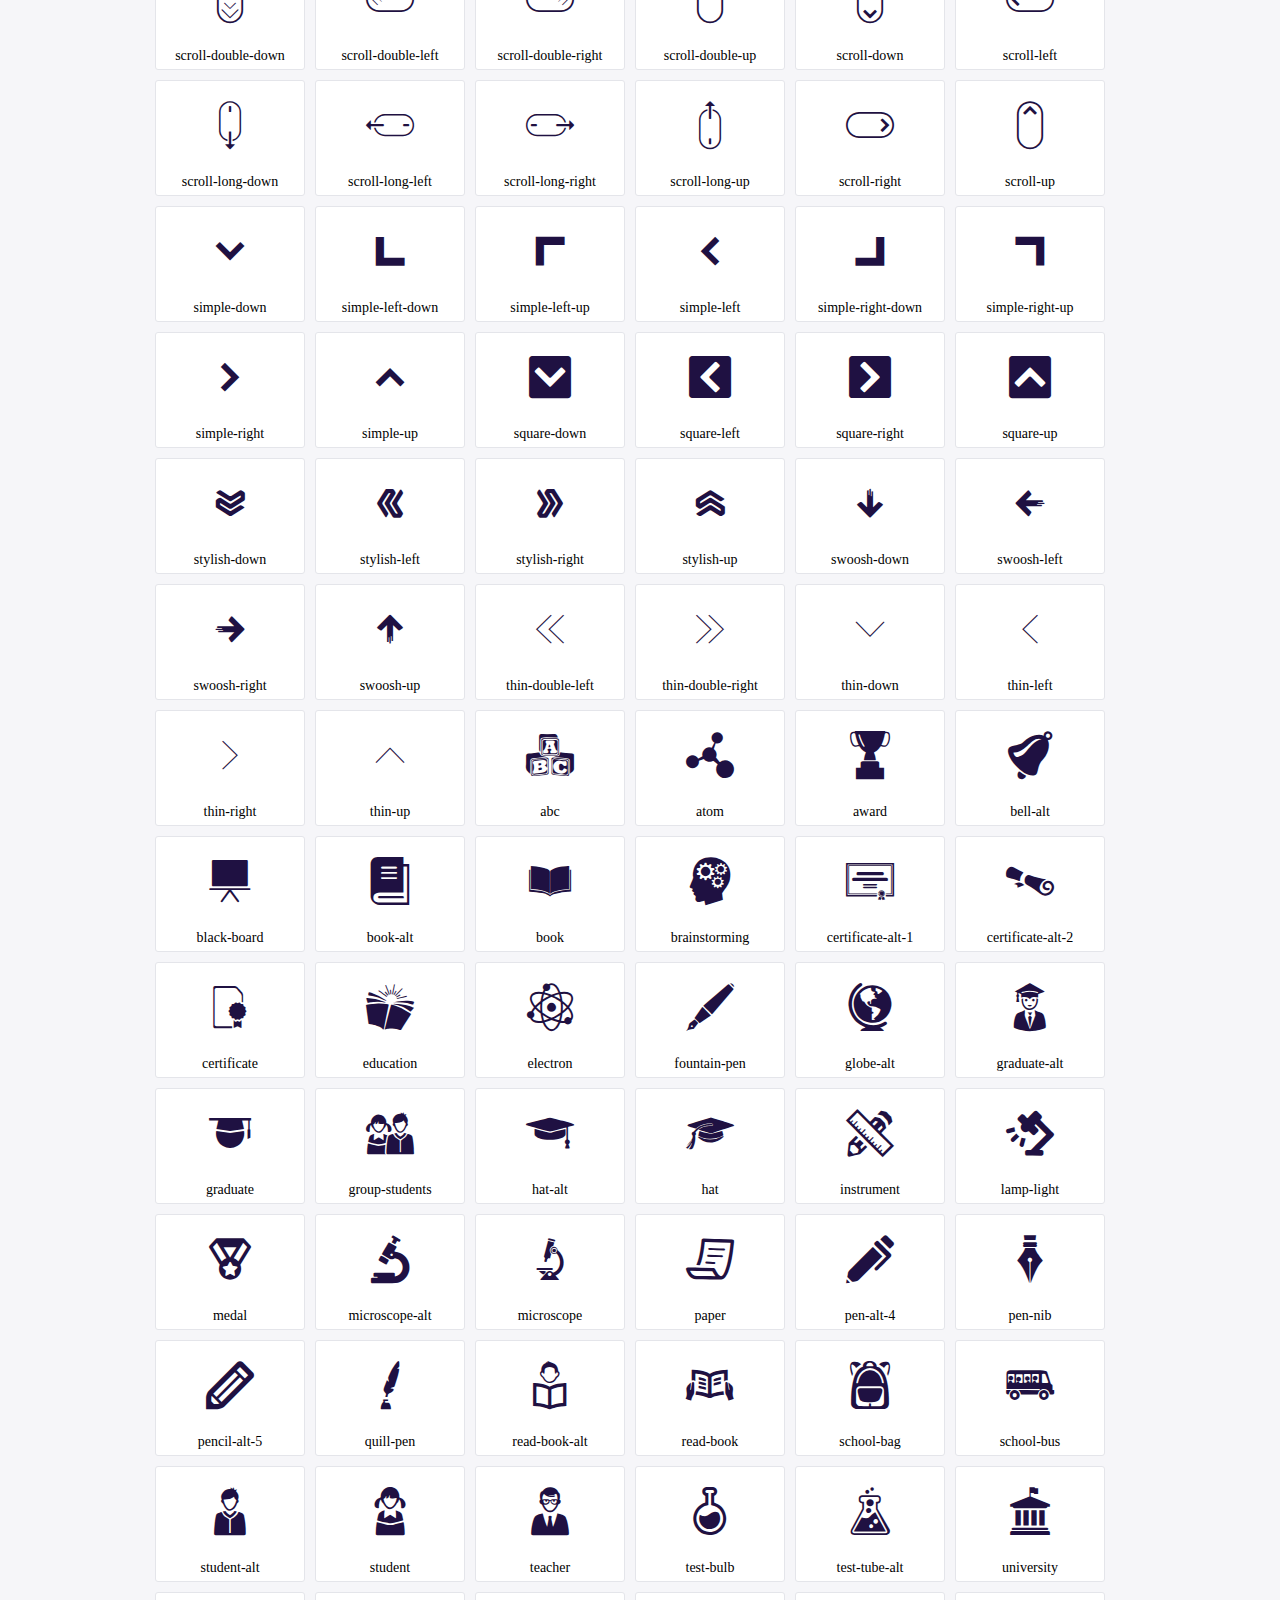
<file: Bootstrap/materiaal-voor-Bootstrap-grid-training/icofont/demo.html>
<!DOCTYPE html>
	<html>
	<head>
		<meta charset="utf-8">
		<title>Examples | IcoFont</title>
		<link rel="stylesheet" type="text/css" href="./icofont.min.css">
		<style type="text/css">
			body {
				margin: 0;
				padding: 0;
				background: #F6F6F9;
			}
			.header {
				border-bottom: 1px solid #DCDCE1;
				padding: 10px 0;
				margin-bottom: 10px;
			}
			.container {
				width: 980px;
				margin: 0 auto;
			}
			.ico-title {
				font-size: 2em;
			}
			.iconlist {
				margin: 0;
				padding: 0;
				list-style: none;
				text-align: center;
				width: 100%;
				display: flex;
				flex-wrap: wrap;
				flex-direction: row;
			}
			.iconlist li {
				position: relative;
				margin: 5px;
				width: 150px;
				cursor: pointer;
			}
			.iconlist li .icon-holder {
				position: relative;
				text-align: center;
				border-radius: 3px;
				overflow: hidden;
				padding-bottom: 5px;
				background: #ffffff;
				border: 1px solid #E4E5EA;
				transition: all 0.2s linear 0s;
			}
			.iconlist li .icon-holder:hover {
				background: #00C3DA;
				color: #ffffff;
			}
			.iconlist li .icon-holder:hover .icon i {
				color: #ffffff;
			}
			.iconlist li .icon-holder .icon {
				padding: 20px;
				text-align: center;
			}
			.iconlist li .icon-holder .icon i {
				font-size: 3em;
				color: #1F1142;
			}
			.iconlist li .icon-holder span {
				font-size: 14px;
				display: block;
				margin-top: 5px;
				border-radius: 3px;
			}
		</style>
	</head>
	<body>
	<div class="header">
		<div class="container">
			<h1 class="ico-title"> IcoFont Icons </h1>
		</div>
	</div>
	<div class="container">
		<ul class="iconlist">
		
		<li>
			<div class="icon-holder">
				<div class="icon"> 
					<i class="icofont-angry-monster"></i>
				</div> 
				<span> angry-monster </span>
			</div>
		</li>
		
		<li>
			<div class="icon-holder">
				<div class="icon"> 
					<i class="icofont-bathtub"></i>
				</div> 
				<span> bathtub </span>
			</div>
		</li>
		
		<li>
			<div class="icon-holder">
				<div class="icon"> 
					<i class="icofont-bird-wings"></i>
				</div> 
				<span> bird-wings </span>
			</div>
		</li>
		
		<li>
			<div class="icon-holder">
				<div class="icon"> 
					<i class="icofont-bow"></i>
				</div> 
				<span> bow </span>
			</div>
		</li>
		
		<li>
			<div class="icon-holder">
				<div class="icon"> 
					<i class="icofont-castle"></i>
				</div> 
				<span> castle </span>
			</div>
		</li>
		
		<li>
			<div class="icon-holder">
				<div class="icon"> 
					<i class="icofont-circuit"></i>
				</div> 
				<span> circuit </span>
			</div>
		</li>
		
		<li>
			<div class="icon-holder">
				<div class="icon"> 
					<i class="icofont-crown-king"></i>
				</div> 
				<span> crown-king </span>
			</div>
		</li>
		
		<li>
			<div class="icon-holder">
				<div class="icon"> 
					<i class="icofont-crown-queen"></i>
				</div> 
				<span> crown-queen </span>
			</div>
		</li>
		
		<li>
			<div class="icon-holder">
				<div class="icon"> 
					<i class="icofont-dart"></i>
				</div> 
				<span> dart </span>
			</div>
		</li>
		
		<li>
			<div class="icon-holder">
				<div class="icon"> 
					<i class="icofont-disability-race"></i>
				</div> 
				<span> disability-race </span>
			</div>
		</li>
		
		<li>
			<div class="icon-holder">
				<div class="icon"> 
					<i class="icofont-diving-goggle"></i>
				</div> 
				<span> diving-goggle </span>
			</div>
		</li>
		
		<li>
			<div class="icon-holder">
				<div class="icon"> 
					<i class="icofont-eye-open"></i>
				</div> 
				<span> eye-open </span>
			</div>
		</li>
		
		<li>
			<div class="icon-holder">
				<div class="icon"> 
					<i class="icofont-flora-flower"></i>
				</div> 
				<span> flora-flower </span>
			</div>
		</li>
		
		<li>
			<div class="icon-holder">
				<div class="icon"> 
					<i class="icofont-flora"></i>
				</div> 
				<span> flora </span>
			</div>
		</li>
		
		<li>
			<div class="icon-holder">
				<div class="icon"> 
					<i class="icofont-gift-box"></i>
				</div> 
				<span> gift-box </span>
			</div>
		</li>
		
		<li>
			<div class="icon-holder">
				<div class="icon"> 
					<i class="icofont-halloween-pumpkin"></i>
				</div> 
				<span> halloween-pumpkin </span>
			</div>
		</li>
		
		<li>
			<div class="icon-holder">
				<div class="icon"> 
					<i class="icofont-hand-power"></i>
				</div> 
				<span> hand-power </span>
			</div>
		</li>
		
		<li>
			<div class="icon-holder">
				<div class="icon"> 
					<i class="icofont-hand-thunder"></i>
				</div> 
				<span> hand-thunder </span>
			</div>
		</li>
		
		<li>
			<div class="icon-holder">
				<div class="icon"> 
					<i class="icofont-king-monster"></i>
				</div> 
				<span> king-monster </span>
			</div>
		</li>
		
		<li>
			<div class="icon-holder">
				<div class="icon"> 
					<i class="icofont-love"></i>
				</div> 
				<span> love </span>
			</div>
		</li>
		
		<li>
			<div class="icon-holder">
				<div class="icon"> 
					<i class="icofont-magician-hat"></i>
				</div> 
				<span> magician-hat </span>
			</div>
		</li>
		
		<li>
			<div class="icon-holder">
				<div class="icon"> 
					<i class="icofont-native-american"></i>
				</div> 
				<span> native-american </span>
			</div>
		</li>
		
		<li>
			<div class="icon-holder">
				<div class="icon"> 
					<i class="icofont-owl-look"></i>
				</div> 
				<span> owl-look </span>
			</div>
		</li>
		
		<li>
			<div class="icon-holder">
				<div class="icon"> 
					<i class="icofont-phoenix"></i>
				</div> 
				<span> phoenix </span>
			</div>
		</li>
		
		<li>
			<div class="icon-holder">
				<div class="icon"> 
					<i class="icofont-robot-face"></i>
				</div> 
				<span> robot-face </span>
			</div>
		</li>
		
		<li>
			<div class="icon-holder">
				<div class="icon"> 
					<i class="icofont-sand-clock"></i>
				</div> 
				<span> sand-clock </span>
			</div>
		</li>
		
		<li>
			<div class="icon-holder">
				<div class="icon"> 
					<i class="icofont-shield-alt"></i>
				</div> 
				<span> shield-alt </span>
			</div>
		</li>
		
		<li>
			<div class="icon-holder">
				<div class="icon"> 
					<i class="icofont-ship-wheel"></i>
				</div> 
				<span> ship-wheel </span>
			</div>
		</li>
		
		<li>
			<div class="icon-holder">
				<div class="icon"> 
					<i class="icofont-skull-danger"></i>
				</div> 
				<span> skull-danger </span>
			</div>
		</li>
		
		<li>
			<div class="icon-holder">
				<div class="icon"> 
					<i class="icofont-skull-face"></i>
				</div> 
				<span> skull-face </span>
			</div>
		</li>
		
		<li>
			<div class="icon-holder">
				<div class="icon"> 
					<i class="icofont-snowmobile"></i>
				</div> 
				<span> snowmobile </span>
			</div>
		</li>
		
		<li>
			<div class="icon-holder">
				<div class="icon"> 
					<i class="icofont-space-shuttle"></i>
				</div> 
				<span> space-shuttle </span>
			</div>
		</li>
		
		<li>
			<div class="icon-holder">
				<div class="icon"> 
					<i class="icofont-star-shape"></i>
				</div> 
				<span> star-shape </span>
			</div>
		</li>
		
		<li>
			<div class="icon-holder">
				<div class="icon"> 
					<i class="icofont-swirl"></i>
				</div> 
				<span> swirl </span>
			</div>
		</li>
		
		<li>
			<div class="icon-holder">
				<div class="icon"> 
					<i class="icofont-tattoo-wing"></i>
				</div> 
				<span> tattoo-wing </span>
			</div>
		</li>
		
		<li>
			<div class="icon-holder">
				<div class="icon"> 
					<i class="icofont-throne"></i>
				</div> 
				<span> throne </span>
			</div>
		</li>
		
		<li>
			<div class="icon-holder">
				<div class="icon"> 
					<i class="icofont-tree-alt"></i>
				</div> 
				<span> tree-alt </span>
			</div>
		</li>
		
		<li>
			<div class="icon-holder">
				<div class="icon"> 
					<i class="icofont-triangle"></i>
				</div> 
				<span> triangle </span>
			</div>
		</li>
		
		<li>
			<div class="icon-holder">
				<div class="icon"> 
					<i class="icofont-unity-hand"></i>
				</div> 
				<span> unity-hand </span>
			</div>
		</li>
		
		<li>
			<div class="icon-holder">
				<div class="icon"> 
					<i class="icofont-weed"></i>
				</div> 
				<span> weed </span>
			</div>
		</li>
		
		<li>
			<div class="icon-holder">
				<div class="icon"> 
					<i class="icofont-woman-bird"></i>
				</div> 
				<span> woman-bird </span>
			</div>
		</li>
		
		<li>
			<div class="icon-holder">
				<div class="icon"> 
					<i class="icofont-bat"></i>
				</div> 
				<span> bat </span>
			</div>
		</li>
		
		<li>
			<div class="icon-holder">
				<div class="icon"> 
					<i class="icofont-bear-face"></i>
				</div> 
				<span> bear-face </span>
			</div>
		</li>
		
		<li>
			<div class="icon-holder">
				<div class="icon"> 
					<i class="icofont-bear-tracks"></i>
				</div> 
				<span> bear-tracks </span>
			</div>
		</li>
		
		<li>
			<div class="icon-holder">
				<div class="icon"> 
					<i class="icofont-bear"></i>
				</div> 
				<span> bear </span>
			</div>
		</li>
		
		<li>
			<div class="icon-holder">
				<div class="icon"> 
					<i class="icofont-bird-alt"></i>
				</div> 
				<span> bird-alt </span>
			</div>
		</li>
		
		<li>
			<div class="icon-holder">
				<div class="icon"> 
					<i class="icofont-bird-flying"></i>
				</div> 
				<span> bird-flying </span>
			</div>
		</li>
		
		<li>
			<div class="icon-holder">
				<div class="icon"> 
					<i class="icofont-bird"></i>
				</div> 
				<span> bird </span>
			</div>
		</li>
		
		<li>
			<div class="icon-holder">
				<div class="icon"> 
					<i class="icofont-birds"></i>
				</div> 
				<span> birds </span>
			</div>
		</li>
		
		<li>
			<div class="icon-holder">
				<div class="icon"> 
					<i class="icofont-bone"></i>
				</div> 
				<span> bone </span>
			</div>
		</li>
		
		<li>
			<div class="icon-holder">
				<div class="icon"> 
					<i class="icofont-bull"></i>
				</div> 
				<span> bull </span>
			</div>
		</li>
		
		<li>
			<div class="icon-holder">
				<div class="icon"> 
					<i class="icofont-butterfly-alt"></i>
				</div> 
				<span> butterfly-alt </span>
			</div>
		</li>
		
		<li>
			<div class="icon-holder">
				<div class="icon"> 
					<i class="icofont-butterfly"></i>
				</div> 
				<span> butterfly </span>
			</div>
		</li>
		
		<li>
			<div class="icon-holder">
				<div class="icon"> 
					<i class="icofont-camel-alt"></i>
				</div> 
				<span> camel-alt </span>
			</div>
		</li>
		
		<li>
			<div class="icon-holder">
				<div class="icon"> 
					<i class="icofont-camel-head"></i>
				</div> 
				<span> camel-head </span>
			</div>
		</li>
		
		<li>
			<div class="icon-holder">
				<div class="icon"> 
					<i class="icofont-camel"></i>
				</div> 
				<span> camel </span>
			</div>
		</li>
		
		<li>
			<div class="icon-holder">
				<div class="icon"> 
					<i class="icofont-cat-alt-1"></i>
				</div> 
				<span> cat-alt-1 </span>
			</div>
		</li>
		
		<li>
			<div class="icon-holder">
				<div class="icon"> 
					<i class="icofont-cat-alt-2"></i>
				</div> 
				<span> cat-alt-2 </span>
			</div>
		</li>
		
		<li>
			<div class="icon-holder">
				<div class="icon"> 
					<i class="icofont-cat-alt-3"></i>
				</div> 
				<span> cat-alt-3 </span>
			</div>
		</li>
		
		<li>
			<div class="icon-holder">
				<div class="icon"> 
					<i class="icofont-cat-dog"></i>
				</div> 
				<span> cat-dog </span>
			</div>
		</li>
		
		<li>
			<div class="icon-holder">
				<div class="icon"> 
					<i class="icofont-cat-face"></i>
				</div> 
				<span> cat-face </span>
			</div>
		</li>
		
		<li>
			<div class="icon-holder">
				<div class="icon"> 
					<i class="icofont-cat"></i>
				</div> 
				<span> cat </span>
			</div>
		</li>
		
		<li>
			<div class="icon-holder">
				<div class="icon"> 
					<i class="icofont-cow-head"></i>
				</div> 
				<span> cow-head </span>
			</div>
		</li>
		
		<li>
			<div class="icon-holder">
				<div class="icon"> 
					<i class="icofont-cow"></i>
				</div> 
				<span> cow </span>
			</div>
		</li>
		
		<li>
			<div class="icon-holder">
				<div class="icon"> 
					<i class="icofont-crab"></i>
				</div> 
				<span> crab </span>
			</div>
		</li>
		
		<li>
			<div class="icon-holder">
				<div class="icon"> 
					<i class="icofont-crocodile"></i>
				</div> 
				<span> crocodile </span>
			</div>
		</li>
		
		<li>
			<div class="icon-holder">
				<div class="icon"> 
					<i class="icofont-deer-head"></i>
				</div> 
				<span> deer-head </span>
			</div>
		</li>
		
		<li>
			<div class="icon-holder">
				<div class="icon"> 
					<i class="icofont-dog-alt"></i>
				</div> 
				<span> dog-alt </span>
			</div>
		</li>
		
		<li>
			<div class="icon-holder">
				<div class="icon"> 
					<i class="icofont-dog-barking"></i>
				</div> 
				<span> dog-barking </span>
			</div>
		</li>
		
		<li>
			<div class="icon-holder">
				<div class="icon"> 
					<i class="icofont-dog"></i>
				</div> 
				<span> dog </span>
			</div>
		</li>
		
		<li>
			<div class="icon-holder">
				<div class="icon"> 
					<i class="icofont-dolphin"></i>
				</div> 
				<span> dolphin </span>
			</div>
		</li>
		
		<li>
			<div class="icon-holder">
				<div class="icon"> 
					<i class="icofont-duck-tracks"></i>
				</div> 
				<span> duck-tracks </span>
			</div>
		</li>
		
		<li>
			<div class="icon-holder">
				<div class="icon"> 
					<i class="icofont-eagle-head"></i>
				</div> 
				<span> eagle-head </span>
			</div>
		</li>
		
		<li>
			<div class="icon-holder">
				<div class="icon"> 
					<i class="icofont-eaten-fish"></i>
				</div> 
				<span> eaten-fish </span>
			</div>
		</li>
		
		<li>
			<div class="icon-holder">
				<div class="icon"> 
					<i class="icofont-elephant-alt"></i>
				</div> 
				<span> elephant-alt </span>
			</div>
		</li>
		
		<li>
			<div class="icon-holder">
				<div class="icon"> 
					<i class="icofont-elephant-head-alt"></i>
				</div> 
				<span> elephant-head-alt </span>
			</div>
		</li>
		
		<li>
			<div class="icon-holder">
				<div class="icon"> 
					<i class="icofont-elephant-head"></i>
				</div> 
				<span> elephant-head </span>
			</div>
		</li>
		
		<li>
			<div class="icon-holder">
				<div class="icon"> 
					<i class="icofont-elephant"></i>
				</div> 
				<span> elephant </span>
			</div>
		</li>
		
		<li>
			<div class="icon-holder">
				<div class="icon"> 
					<i class="icofont-elk"></i>
				</div> 
				<span> elk </span>
			</div>
		</li>
		
		<li>
			<div class="icon-holder">
				<div class="icon"> 
					<i class="icofont-fish-1"></i>
				</div> 
				<span> fish-1 </span>
			</div>
		</li>
		
		<li>
			<div class="icon-holder">
				<div class="icon"> 
					<i class="icofont-fish-2"></i>
				</div> 
				<span> fish-2 </span>
			</div>
		</li>
		
		<li>
			<div class="icon-holder">
				<div class="icon"> 
					<i class="icofont-fish-3"></i>
				</div> 
				<span> fish-3 </span>
			</div>
		</li>
		
		<li>
			<div class="icon-holder">
				<div class="icon"> 
					<i class="icofont-fish-4"></i>
				</div> 
				<span> fish-4 </span>
			</div>
		</li>
		
		<li>
			<div class="icon-holder">
				<div class="icon"> 
					<i class="icofont-fish-5"></i>
				</div> 
				<span> fish-5 </span>
			</div>
		</li>
		
		<li>
			<div class="icon-holder">
				<div class="icon"> 
					<i class="icofont-fish"></i>
				</div> 
				<span> fish </span>
			</div>
		</li>
		
		<li>
			<div class="icon-holder">
				<div class="icon"> 
					<i class="icofont-fox-alt"></i>
				</div> 
				<span> fox-alt </span>
			</div>
		</li>
		
		<li>
			<div class="icon-holder">
				<div class="icon"> 
					<i class="icofont-fox"></i>
				</div> 
				<span> fox </span>
			</div>
		</li>
		
		<li>
			<div class="icon-holder">
				<div class="icon"> 
					<i class="icofont-frog-tracks"></i>
				</div> 
				<span> frog-tracks </span>
			</div>
		</li>
		
		<li>
			<div class="icon-holder">
				<div class="icon"> 
					<i class="icofont-frog"></i>
				</div> 
				<span> frog </span>
			</div>
		</li>
		
		<li>
			<div class="icon-holder">
				<div class="icon"> 
					<i class="icofont-froggy"></i>
				</div> 
				<span> froggy </span>
			</div>
		</li>
		
		<li>
			<div class="icon-holder">
				<div class="icon"> 
					<i class="icofont-giraffe-head-1"></i>
				</div> 
				<span> giraffe-head-1 </span>
			</div>
		</li>
		
		<li>
			<div class="icon-holder">
				<div class="icon"> 
					<i class="icofont-giraffe-head-2"></i>
				</div> 
				<span> giraffe-head-2 </span>
			</div>
		</li>
		
		<li>
			<div class="icon-holder">
				<div class="icon"> 
					<i class="icofont-giraffe-head"></i>
				</div> 
				<span> giraffe-head </span>
			</div>
		</li>
		
		<li>
			<div class="icon-holder">
				<div class="icon"> 
					<i class="icofont-giraffe"></i>
				</div> 
				<span> giraffe </span>
			</div>
		</li>
		
		<li>
			<div class="icon-holder">
				<div class="icon"> 
					<i class="icofont-goat-head"></i>
				</div> 
				<span> goat-head </span>
			</div>
		</li>
		
		<li>
			<div class="icon-holder">
				<div class="icon"> 
					<i class="icofont-gorilla"></i>
				</div> 
				<span> gorilla </span>
			</div>
		</li>
		
		<li>
			<div class="icon-holder">
				<div class="icon"> 
					<i class="icofont-hen-tracks"></i>
				</div> 
				<span> hen-tracks </span>
			</div>
		</li>
		
		<li>
			<div class="icon-holder">
				<div class="icon"> 
					<i class="icofont-horse-head-1"></i>
				</div> 
				<span> horse-head-1 </span>
			</div>
		</li>
		
		<li>
			<div class="icon-holder">
				<div class="icon"> 
					<i class="icofont-horse-head-2"></i>
				</div> 
				<span> horse-head-2 </span>
			</div>
		</li>
		
		<li>
			<div class="icon-holder">
				<div class="icon"> 
					<i class="icofont-horse-head"></i>
				</div> 
				<span> horse-head </span>
			</div>
		</li>
		
		<li>
			<div class="icon-holder">
				<div class="icon"> 
					<i class="icofont-horse-tracks"></i>
				</div> 
				<span> horse-tracks </span>
			</div>
		</li>
		
		<li>
			<div class="icon-holder">
				<div class="icon"> 
					<i class="icofont-jellyfish"></i>
				</div> 
				<span> jellyfish </span>
			</div>
		</li>
		
		<li>
			<div class="icon-holder">
				<div class="icon"> 
					<i class="icofont-kangaroo"></i>
				</div> 
				<span> kangaroo </span>
			</div>
		</li>
		
		<li>
			<div class="icon-holder">
				<div class="icon"> 
					<i class="icofont-lemur"></i>
				</div> 
				<span> lemur </span>
			</div>
		</li>
		
		<li>
			<div class="icon-holder">
				<div class="icon"> 
					<i class="icofont-lion-head-1"></i>
				</div> 
				<span> lion-head-1 </span>
			</div>
		</li>
		
		<li>
			<div class="icon-holder">
				<div class="icon"> 
					<i class="icofont-lion-head-2"></i>
				</div> 
				<span> lion-head-2 </span>
			</div>
		</li>
		
		<li>
			<div class="icon-holder">
				<div class="icon"> 
					<i class="icofont-lion-head"></i>
				</div> 
				<span> lion-head </span>
			</div>
		</li>
		
		<li>
			<div class="icon-holder">
				<div class="icon"> 
					<i class="icofont-lion"></i>
				</div> 
				<span> lion </span>
			</div>
		</li>
		
		<li>
			<div class="icon-holder">
				<div class="icon"> 
					<i class="icofont-monkey-2"></i>
				</div> 
				<span> monkey-2 </span>
			</div>
		</li>
		
		<li>
			<div class="icon-holder">
				<div class="icon"> 
					<i class="icofont-monkey-3"></i>
				</div> 
				<span> monkey-3 </span>
			</div>
		</li>
		
		<li>
			<div class="icon-holder">
				<div class="icon"> 
					<i class="icofont-monkey-face"></i>
				</div> 
				<span> monkey-face </span>
			</div>
		</li>
		
		<li>
			<div class="icon-holder">
				<div class="icon"> 
					<i class="icofont-monkey"></i>
				</div> 
				<span> monkey </span>
			</div>
		</li>
		
		<li>
			<div class="icon-holder">
				<div class="icon"> 
					<i class="icofont-octopus-alt"></i>
				</div> 
				<span> octopus-alt </span>
			</div>
		</li>
		
		<li>
			<div class="icon-holder">
				<div class="icon"> 
					<i class="icofont-octopus"></i>
				</div> 
				<span> octopus </span>
			</div>
		</li>
		
		<li>
			<div class="icon-holder">
				<div class="icon"> 
					<i class="icofont-owl"></i>
				</div> 
				<span> owl </span>
			</div>
		</li>
		
		<li>
			<div class="icon-holder">
				<div class="icon"> 
					<i class="icofont-panda-face"></i>
				</div> 
				<span> panda-face </span>
			</div>
		</li>
		
		<li>
			<div class="icon-holder">
				<div class="icon"> 
					<i class="icofont-panda"></i>
				</div> 
				<span> panda </span>
			</div>
		</li>
		
		<li>
			<div class="icon-holder">
				<div class="icon"> 
					<i class="icofont-panther"></i>
				</div> 
				<span> panther </span>
			</div>
		</li>
		
		<li>
			<div class="icon-holder">
				<div class="icon"> 
					<i class="icofont-parrot-lip"></i>
				</div> 
				<span> parrot-lip </span>
			</div>
		</li>
		
		<li>
			<div class="icon-holder">
				<div class="icon"> 
					<i class="icofont-parrot"></i>
				</div> 
				<span> parrot </span>
			</div>
		</li>
		
		<li>
			<div class="icon-holder">
				<div class="icon"> 
					<i class="icofont-paw"></i>
				</div> 
				<span> paw </span>
			</div>
		</li>
		
		<li>
			<div class="icon-holder">
				<div class="icon"> 
					<i class="icofont-pelican"></i>
				</div> 
				<span> pelican </span>
			</div>
		</li>
		
		<li>
			<div class="icon-holder">
				<div class="icon"> 
					<i class="icofont-penguin"></i>
				</div> 
				<span> penguin </span>
			</div>
		</li>
		
		<li>
			<div class="icon-holder">
				<div class="icon"> 
					<i class="icofont-pig-face"></i>
				</div> 
				<span> pig-face </span>
			</div>
		</li>
		
		<li>
			<div class="icon-holder">
				<div class="icon"> 
					<i class="icofont-pig"></i>
				</div> 
				<span> pig </span>
			</div>
		</li>
		
		<li>
			<div class="icon-holder">
				<div class="icon"> 
					<i class="icofont-pigeon-1"></i>
				</div> 
				<span> pigeon-1 </span>
			</div>
		</li>
		
		<li>
			<div class="icon-holder">
				<div class="icon"> 
					<i class="icofont-pigeon-2"></i>
				</div> 
				<span> pigeon-2 </span>
			</div>
		</li>
		
		<li>
			<div class="icon-holder">
				<div class="icon"> 
					<i class="icofont-pigeon"></i>
				</div> 
				<span> pigeon </span>
			</div>
		</li>
		
		<li>
			<div class="icon-holder">
				<div class="icon"> 
					<i class="icofont-rabbit"></i>
				</div> 
				<span> rabbit </span>
			</div>
		</li>
		
		<li>
			<div class="icon-holder">
				<div class="icon"> 
					<i class="icofont-rat"></i>
				</div> 
				<span> rat </span>
			</div>
		</li>
		
		<li>
			<div class="icon-holder">
				<div class="icon"> 
					<i class="icofont-rhino-head"></i>
				</div> 
				<span> rhino-head </span>
			</div>
		</li>
		
		<li>
			<div class="icon-holder">
				<div class="icon"> 
					<i class="icofont-rhino"></i>
				</div> 
				<span> rhino </span>
			</div>
		</li>
		
		<li>
			<div class="icon-holder">
				<div class="icon"> 
					<i class="icofont-rooster"></i>
				</div> 
				<span> rooster </span>
			</div>
		</li>
		
		<li>
			<div class="icon-holder">
				<div class="icon"> 
					<i class="icofont-seahorse"></i>
				</div> 
				<span> seahorse </span>
			</div>
		</li>
		
		<li>
			<div class="icon-holder">
				<div class="icon"> 
					<i class="icofont-seal"></i>
				</div> 
				<span> seal </span>
			</div>
		</li>
		
		<li>
			<div class="icon-holder">
				<div class="icon"> 
					<i class="icofont-shrimp-alt"></i>
				</div> 
				<span> shrimp-alt </span>
			</div>
		</li>
		
		<li>
			<div class="icon-holder">
				<div class="icon"> 
					<i class="icofont-shrimp"></i>
				</div> 
				<span> shrimp </span>
			</div>
		</li>
		
		<li>
			<div class="icon-holder">
				<div class="icon"> 
					<i class="icofont-snail-1"></i>
				</div> 
				<span> snail-1 </span>
			</div>
		</li>
		
		<li>
			<div class="icon-holder">
				<div class="icon"> 
					<i class="icofont-snail-2"></i>
				</div> 
				<span> snail-2 </span>
			</div>
		</li>
		
		<li>
			<div class="icon-holder">
				<div class="icon"> 
					<i class="icofont-snail-3"></i>
				</div> 
				<span> snail-3 </span>
			</div>
		</li>
		
		<li>
			<div class="icon-holder">
				<div class="icon"> 
					<i class="icofont-snail"></i>
				</div> 
				<span> snail </span>
			</div>
		</li>
		
		<li>
			<div class="icon-holder">
				<div class="icon"> 
					<i class="icofont-snake"></i>
				</div> 
				<span> snake </span>
			</div>
		</li>
		
		<li>
			<div class="icon-holder">
				<div class="icon"> 
					<i class="icofont-squid"></i>
				</div> 
				<span> squid </span>
			</div>
		</li>
		
		<li>
			<div class="icon-holder">
				<div class="icon"> 
					<i class="icofont-squirrel"></i>
				</div> 
				<span> squirrel </span>
			</div>
		</li>
		
		<li>
			<div class="icon-holder">
				<div class="icon"> 
					<i class="icofont-tiger-face"></i>
				</div> 
				<span> tiger-face </span>
			</div>
		</li>
		
		<li>
			<div class="icon-holder">
				<div class="icon"> 
					<i class="icofont-tiger"></i>
				</div> 
				<span> tiger </span>
			</div>
		</li>
		
		<li>
			<div class="icon-holder">
				<div class="icon"> 
					<i class="icofont-turtle"></i>
				</div> 
				<span> turtle </span>
			</div>
		</li>
		
		<li>
			<div class="icon-holder">
				<div class="icon"> 
					<i class="icofont-whale"></i>
				</div> 
				<span> whale </span>
			</div>
		</li>
		
		<li>
			<div class="icon-holder">
				<div class="icon"> 
					<i class="icofont-woodpecker"></i>
				</div> 
				<span> woodpecker </span>
			</div>
		</li>
		
		<li>
			<div class="icon-holder">
				<div class="icon"> 
					<i class="icofont-zebra"></i>
				</div> 
				<span> zebra </span>
			</div>
		</li>
		
		<li>
			<div class="icon-holder">
				<div class="icon"> 
					<i class="icofont-brand-acer"></i>
				</div> 
				<span> brand-acer </span>
			</div>
		</li>
		
		<li>
			<div class="icon-holder">
				<div class="icon"> 
					<i class="icofont-brand-adidas"></i>
				</div> 
				<span> brand-adidas </span>
			</div>
		</li>
		
		<li>
			<div class="icon-holder">
				<div class="icon"> 
					<i class="icofont-brand-adobe"></i>
				</div> 
				<span> brand-adobe </span>
			</div>
		</li>
		
		<li>
			<div class="icon-holder">
				<div class="icon"> 
					<i class="icofont-brand-air-new-zealand"></i>
				</div> 
				<span> brand-air-new-zealand </span>
			</div>
		</li>
		
		<li>
			<div class="icon-holder">
				<div class="icon"> 
					<i class="icofont-brand-airbnb"></i>
				</div> 
				<span> brand-airbnb </span>
			</div>
		</li>
		
		<li>
			<div class="icon-holder">
				<div class="icon"> 
					<i class="icofont-brand-aircell"></i>
				</div> 
				<span> brand-aircell </span>
			</div>
		</li>
		
		<li>
			<div class="icon-holder">
				<div class="icon"> 
					<i class="icofont-brand-airtel"></i>
				</div> 
				<span> brand-airtel </span>
			</div>
		</li>
		
		<li>
			<div class="icon-holder">
				<div class="icon"> 
					<i class="icofont-brand-alcatel"></i>
				</div> 
				<span> brand-alcatel </span>
			</div>
		</li>
		
		<li>
			<div class="icon-holder">
				<div class="icon"> 
					<i class="icofont-brand-alibaba"></i>
				</div> 
				<span> brand-alibaba </span>
			</div>
		</li>
		
		<li>
			<div class="icon-holder">
				<div class="icon"> 
					<i class="icofont-brand-aliexpress"></i>
				</div> 
				<span> brand-aliexpress </span>
			</div>
		</li>
		
		<li>
			<div class="icon-holder">
				<div class="icon"> 
					<i class="icofont-brand-alipay"></i>
				</div> 
				<span> brand-alipay </span>
			</div>
		</li>
		
		<li>
			<div class="icon-holder">
				<div class="icon"> 
					<i class="icofont-brand-amazon"></i>
				</div> 
				<span> brand-amazon </span>
			</div>
		</li>
		
		<li>
			<div class="icon-holder">
				<div class="icon"> 
					<i class="icofont-brand-amd"></i>
				</div> 
				<span> brand-amd </span>
			</div>
		</li>
		
		<li>
			<div class="icon-holder">
				<div class="icon"> 
					<i class="icofont-brand-american-airlines"></i>
				</div> 
				<span> brand-american-airlines </span>
			</div>
		</li>
		
		<li>
			<div class="icon-holder">
				<div class="icon"> 
					<i class="icofont-brand-android-robot"></i>
				</div> 
				<span> brand-android-robot </span>
			</div>
		</li>
		
		<li>
			<div class="icon-holder">
				<div class="icon"> 
					<i class="icofont-brand-android"></i>
				</div> 
				<span> brand-android </span>
			</div>
		</li>
		
		<li>
			<div class="icon-holder">
				<div class="icon"> 
					<i class="icofont-brand-aol"></i>
				</div> 
				<span> brand-aol </span>
			</div>
		</li>
		
		<li>
			<div class="icon-holder">
				<div class="icon"> 
					<i class="icofont-brand-apple"></i>
				</div> 
				<span> brand-apple </span>
			</div>
		</li>
		
		<li>
			<div class="icon-holder">
				<div class="icon"> 
					<i class="icofont-brand-appstore"></i>
				</div> 
				<span> brand-appstore </span>
			</div>
		</li>
		
		<li>
			<div class="icon-holder">
				<div class="icon"> 
					<i class="icofont-brand-asus"></i>
				</div> 
				<span> brand-asus </span>
			</div>
		</li>
		
		<li>
			<div class="icon-holder">
				<div class="icon"> 
					<i class="icofont-brand-ati"></i>
				</div> 
				<span> brand-ati </span>
			</div>
		</li>
		
		<li>
			<div class="icon-holder">
				<div class="icon"> 
					<i class="icofont-brand-att"></i>
				</div> 
				<span> brand-att </span>
			</div>
		</li>
		
		<li>
			<div class="icon-holder">
				<div class="icon"> 
					<i class="icofont-brand-audi"></i>
				</div> 
				<span> brand-audi </span>
			</div>
		</li>
		
		<li>
			<div class="icon-holder">
				<div class="icon"> 
					<i class="icofont-brand-axiata"></i>
				</div> 
				<span> brand-axiata </span>
			</div>
		</li>
		
		<li>
			<div class="icon-holder">
				<div class="icon"> 
					<i class="icofont-brand-bada"></i>
				</div> 
				<span> brand-bada </span>
			</div>
		</li>
		
		<li>
			<div class="icon-holder">
				<div class="icon"> 
					<i class="icofont-brand-bbc"></i>
				</div> 
				<span> brand-bbc </span>
			</div>
		</li>
		
		<li>
			<div class="icon-holder">
				<div class="icon"> 
					<i class="icofont-brand-bing"></i>
				</div> 
				<span> brand-bing </span>
			</div>
		</li>
		
		<li>
			<div class="icon-holder">
				<div class="icon"> 
					<i class="icofont-brand-blackberry"></i>
				</div> 
				<span> brand-blackberry </span>
			</div>
		</li>
		
		<li>
			<div class="icon-holder">
				<div class="icon"> 
					<i class="icofont-brand-bmw"></i>
				</div> 
				<span> brand-bmw </span>
			</div>
		</li>
		
		<li>
			<div class="icon-holder">
				<div class="icon"> 
					<i class="icofont-brand-box"></i>
				</div> 
				<span> brand-box </span>
			</div>
		</li>
		
		<li>
			<div class="icon-holder">
				<div class="icon"> 
					<i class="icofont-brand-burger-king"></i>
				</div> 
				<span> brand-burger-king </span>
			</div>
		</li>
		
		<li>
			<div class="icon-holder">
				<div class="icon"> 
					<i class="icofont-brand-business-insider"></i>
				</div> 
				<span> brand-business-insider </span>
			</div>
		</li>
		
		<li>
			<div class="icon-holder">
				<div class="icon"> 
					<i class="icofont-brand-buzzfeed"></i>
				</div> 
				<span> brand-buzzfeed </span>
			</div>
		</li>
		
		<li>
			<div class="icon-holder">
				<div class="icon"> 
					<i class="icofont-brand-cannon"></i>
				</div> 
				<span> brand-cannon </span>
			</div>
		</li>
		
		<li>
			<div class="icon-holder">
				<div class="icon"> 
					<i class="icofont-brand-casio"></i>
				</div> 
				<span> brand-casio </span>
			</div>
		</li>
		
		<li>
			<div class="icon-holder">
				<div class="icon"> 
					<i class="icofont-brand-china-mobile"></i>
				</div> 
				<span> brand-china-mobile </span>
			</div>
		</li>
		
		<li>
			<div class="icon-holder">
				<div class="icon"> 
					<i class="icofont-brand-china-telecom"></i>
				</div> 
				<span> brand-china-telecom </span>
			</div>
		</li>
		
		<li>
			<div class="icon-holder">
				<div class="icon"> 
					<i class="icofont-brand-china-unicom"></i>
				</div> 
				<span> brand-china-unicom </span>
			</div>
		</li>
		
		<li>
			<div class="icon-holder">
				<div class="icon"> 
					<i class="icofont-brand-cisco"></i>
				</div> 
				<span> brand-cisco </span>
			</div>
		</li>
		
		<li>
			<div class="icon-holder">
				<div class="icon"> 
					<i class="icofont-brand-citibank"></i>
				</div> 
				<span> brand-citibank </span>
			</div>
		</li>
		
		<li>
			<div class="icon-holder">
				<div class="icon"> 
					<i class="icofont-brand-cnet"></i>
				</div> 
				<span> brand-cnet </span>
			</div>
		</li>
		
		<li>
			<div class="icon-holder">
				<div class="icon"> 
					<i class="icofont-brand-cnn"></i>
				</div> 
				<span> brand-cnn </span>
			</div>
		</li>
		
		<li>
			<div class="icon-holder">
				<div class="icon"> 
					<i class="icofont-brand-cocal-cola"></i>
				</div> 
				<span> brand-cocal-cola </span>
			</div>
		</li>
		
		<li>
			<div class="icon-holder">
				<div class="icon"> 
					<i class="icofont-brand-compaq"></i>
				</div> 
				<span> brand-compaq </span>
			</div>
		</li>
		
		<li>
			<div class="icon-holder">
				<div class="icon"> 
					<i class="icofont-brand-debian"></i>
				</div> 
				<span> brand-debian </span>
			</div>
		</li>
		
		<li>
			<div class="icon-holder">
				<div class="icon"> 
					<i class="icofont-brand-delicious"></i>
				</div> 
				<span> brand-delicious </span>
			</div>
		</li>
		
		<li>
			<div class="icon-holder">
				<div class="icon"> 
					<i class="icofont-brand-dell"></i>
				</div> 
				<span> brand-dell </span>
			</div>
		</li>
		
		<li>
			<div class="icon-holder">
				<div class="icon"> 
					<i class="icofont-brand-designbump"></i>
				</div> 
				<span> brand-designbump </span>
			</div>
		</li>
		
		<li>
			<div class="icon-holder">
				<div class="icon"> 
					<i class="icofont-brand-designfloat"></i>
				</div> 
				<span> brand-designfloat </span>
			</div>
		</li>
		
		<li>
			<div class="icon-holder">
				<div class="icon"> 
					<i class="icofont-brand-disney"></i>
				</div> 
				<span> brand-disney </span>
			</div>
		</li>
		
		<li>
			<div class="icon-holder">
				<div class="icon"> 
					<i class="icofont-brand-dodge"></i>
				</div> 
				<span> brand-dodge </span>
			</div>
		</li>
		
		<li>
			<div class="icon-holder">
				<div class="icon"> 
					<i class="icofont-brand-dove"></i>
				</div> 
				<span> brand-dove </span>
			</div>
		</li>
		
		<li>
			<div class="icon-holder">
				<div class="icon"> 
					<i class="icofont-brand-drupal"></i>
				</div> 
				<span> brand-drupal </span>
			</div>
		</li>
		
		<li>
			<div class="icon-holder">
				<div class="icon"> 
					<i class="icofont-brand-ebay"></i>
				</div> 
				<span> brand-ebay </span>
			</div>
		</li>
		
		<li>
			<div class="icon-holder">
				<div class="icon"> 
					<i class="icofont-brand-eleven"></i>
				</div> 
				<span> brand-eleven </span>
			</div>
		</li>
		
		<li>
			<div class="icon-holder">
				<div class="icon"> 
					<i class="icofont-brand-emirates"></i>
				</div> 
				<span> brand-emirates </span>
			</div>
		</li>
		
		<li>
			<div class="icon-holder">
				<div class="icon"> 
					<i class="icofont-brand-espn"></i>
				</div> 
				<span> brand-espn </span>
			</div>
		</li>
		
		<li>
			<div class="icon-holder">
				<div class="icon"> 
					<i class="icofont-brand-etihad-airways"></i>
				</div> 
				<span> brand-etihad-airways </span>
			</div>
		</li>
		
		<li>
			<div class="icon-holder">
				<div class="icon"> 
					<i class="icofont-brand-etisalat"></i>
				</div> 
				<span> brand-etisalat </span>
			</div>
		</li>
		
		<li>
			<div class="icon-holder">
				<div class="icon"> 
					<i class="icofont-brand-etsy"></i>
				</div> 
				<span> brand-etsy </span>
			</div>
		</li>
		
		<li>
			<div class="icon-holder">
				<div class="icon"> 
					<i class="icofont-brand-fastrack"></i>
				</div> 
				<span> brand-fastrack </span>
			</div>
		</li>
		
		<li>
			<div class="icon-holder">
				<div class="icon"> 
					<i class="icofont-brand-fedex"></i>
				</div> 
				<span> brand-fedex </span>
			</div>
		</li>
		
		<li>
			<div class="icon-holder">
				<div class="icon"> 
					<i class="icofont-brand-ferrari"></i>
				</div> 
				<span> brand-ferrari </span>
			</div>
		</li>
		
		<li>
			<div class="icon-holder">
				<div class="icon"> 
					<i class="icofont-brand-fitbit"></i>
				</div> 
				<span> brand-fitbit </span>
			</div>
		</li>
		
		<li>
			<div class="icon-holder">
				<div class="icon"> 
					<i class="icofont-brand-flikr"></i>
				</div> 
				<span> brand-flikr </span>
			</div>
		</li>
		
		<li>
			<div class="icon-holder">
				<div class="icon"> 
					<i class="icofont-brand-forbes"></i>
				</div> 
				<span> brand-forbes </span>
			</div>
		</li>
		
		<li>
			<div class="icon-holder">
				<div class="icon"> 
					<i class="icofont-brand-foursquare"></i>
				</div> 
				<span> brand-foursquare </span>
			</div>
		</li>
		
		<li>
			<div class="icon-holder">
				<div class="icon"> 
					<i class="icofont-brand-foxconn"></i>
				</div> 
				<span> brand-foxconn </span>
			</div>
		</li>
		
		<li>
			<div class="icon-holder">
				<div class="icon"> 
					<i class="icofont-brand-fujitsu"></i>
				</div> 
				<span> brand-fujitsu </span>
			</div>
		</li>
		
		<li>
			<div class="icon-holder">
				<div class="icon"> 
					<i class="icofont-brand-general-electric"></i>
				</div> 
				<span> brand-general-electric </span>
			</div>
		</li>
		
		<li>
			<div class="icon-holder">
				<div class="icon"> 
					<i class="icofont-brand-gillette"></i>
				</div> 
				<span> brand-gillette </span>
			</div>
		</li>
		
		<li>
			<div class="icon-holder">
				<div class="icon"> 
					<i class="icofont-brand-gizmodo"></i>
				</div> 
				<span> brand-gizmodo </span>
			</div>
		</li>
		
		<li>
			<div class="icon-holder">
				<div class="icon"> 
					<i class="icofont-brand-gnome"></i>
				</div> 
				<span> brand-gnome </span>
			</div>
		</li>
		
		<li>
			<div class="icon-holder">
				<div class="icon"> 
					<i class="icofont-brand-google"></i>
				</div> 
				<span> brand-google </span>
			</div>
		</li>
		
		<li>
			<div class="icon-holder">
				<div class="icon"> 
					<i class="icofont-brand-gopro"></i>
				</div> 
				<span> brand-gopro </span>
			</div>
		</li>
		
		<li>
			<div class="icon-holder">
				<div class="icon"> 
					<i class="icofont-brand-gucci"></i>
				</div> 
				<span> brand-gucci </span>
			</div>
		</li>
		
		<li>
			<div class="icon-holder">
				<div class="icon"> 
					<i class="icofont-brand-hallmark"></i>
				</div> 
				<span> brand-hallmark </span>
			</div>
		</li>
		
		<li>
			<div class="icon-holder">
				<div class="icon"> 
					<i class="icofont-brand-hi5"></i>
				</div> 
				<span> brand-hi5 </span>
			</div>
		</li>
		
		<li>
			<div class="icon-holder">
				<div class="icon"> 
					<i class="icofont-brand-honda"></i>
				</div> 
				<span> brand-honda </span>
			</div>
		</li>
		
		<li>
			<div class="icon-holder">
				<div class="icon"> 
					<i class="icofont-brand-hp"></i>
				</div> 
				<span> brand-hp </span>
			</div>
		</li>
		
		<li>
			<div class="icon-holder">
				<div class="icon"> 
					<i class="icofont-brand-hsbc"></i>
				</div> 
				<span> brand-hsbc </span>
			</div>
		</li>
		
		<li>
			<div class="icon-holder">
				<div class="icon"> 
					<i class="icofont-brand-htc"></i>
				</div> 
				<span> brand-htc </span>
			</div>
		</li>
		
		<li>
			<div class="icon-holder">
				<div class="icon"> 
					<i class="icofont-brand-huawei"></i>
				</div> 
				<span> brand-huawei </span>
			</div>
		</li>
		
		<li>
			<div class="icon-holder">
				<div class="icon"> 
					<i class="icofont-brand-hulu"></i>
				</div> 
				<span> brand-hulu </span>
			</div>
		</li>
		
		<li>
			<div class="icon-holder">
				<div class="icon"> 
					<i class="icofont-brand-hyundai"></i>
				</div> 
				<span> brand-hyundai </span>
			</div>
		</li>
		
		<li>
			<div class="icon-holder">
				<div class="icon"> 
					<i class="icofont-brand-ibm"></i>
				</div> 
				<span> brand-ibm </span>
			</div>
		</li>
		
		<li>
			<div class="icon-holder">
				<div class="icon"> 
					<i class="icofont-brand-icofont"></i>
				</div> 
				<span> brand-icofont </span>
			</div>
		</li>
		
		<li>
			<div class="icon-holder">
				<div class="icon"> 
					<i class="icofont-brand-icq"></i>
				</div> 
				<span> brand-icq </span>
			</div>
		</li>
		
		<li>
			<div class="icon-holder">
				<div class="icon"> 
					<i class="icofont-brand-ikea"></i>
				</div> 
				<span> brand-ikea </span>
			</div>
		</li>
		
		<li>
			<div class="icon-holder">
				<div class="icon"> 
					<i class="icofont-brand-imdb"></i>
				</div> 
				<span> brand-imdb </span>
			</div>
		</li>
		
		<li>
			<div class="icon-holder">
				<div class="icon"> 
					<i class="icofont-brand-indiegogo"></i>
				</div> 
				<span> brand-indiegogo </span>
			</div>
		</li>
		
		<li>
			<div class="icon-holder">
				<div class="icon"> 
					<i class="icofont-brand-intel"></i>
				</div> 
				<span> brand-intel </span>
			</div>
		</li>
		
		<li>
			<div class="icon-holder">
				<div class="icon"> 
					<i class="icofont-brand-ipair"></i>
				</div> 
				<span> brand-ipair </span>
			</div>
		</li>
		
		<li>
			<div class="icon-holder">
				<div class="icon"> 
					<i class="icofont-brand-jaguar"></i>
				</div> 
				<span> brand-jaguar </span>
			</div>
		</li>
		
		<li>
			<div class="icon-holder">
				<div class="icon"> 
					<i class="icofont-brand-java"></i>
				</div> 
				<span> brand-java </span>
			</div>
		</li>
		
		<li>
			<div class="icon-holder">
				<div class="icon"> 
					<i class="icofont-brand-joomla"></i>
				</div> 
				<span> brand-joomla </span>
			</div>
		</li>
		
		<li>
			<div class="icon-holder">
				<div class="icon"> 
					<i class="icofont-brand-kickstarter"></i>
				</div> 
				<span> brand-kickstarter </span>
			</div>
		</li>
		
		<li>
			<div class="icon-holder">
				<div class="icon"> 
					<i class="icofont-brand-kik"></i>
				</div> 
				<span> brand-kik </span>
			</div>
		</li>
		
		<li>
			<div class="icon-holder">
				<div class="icon"> 
					<i class="icofont-brand-lastfm"></i>
				</div> 
				<span> brand-lastfm </span>
			</div>
		</li>
		
		<li>
			<div class="icon-holder">
				<div class="icon"> 
					<i class="icofont-brand-lego"></i>
				</div> 
				<span> brand-lego </span>
			</div>
		</li>
		
		<li>
			<div class="icon-holder">
				<div class="icon"> 
					<i class="icofont-brand-lenovo"></i>
				</div> 
				<span> brand-lenovo </span>
			</div>
		</li>
		
		<li>
			<div class="icon-holder">
				<div class="icon"> 
					<i class="icofont-brand-levis"></i>
				</div> 
				<span> brand-levis </span>
			</div>
		</li>
		
		<li>
			<div class="icon-holder">
				<div class="icon"> 
					<i class="icofont-brand-lexus"></i>
				</div> 
				<span> brand-lexus </span>
			</div>
		</li>
		
		<li>
			<div class="icon-holder">
				<div class="icon"> 
					<i class="icofont-brand-lg"></i>
				</div> 
				<span> brand-lg </span>
			</div>
		</li>
		
		<li>
			<div class="icon-holder">
				<div class="icon"> 
					<i class="icofont-brand-life-hacker"></i>
				</div> 
				<span> brand-life-hacker </span>
			</div>
		</li>
		
		<li>
			<div class="icon-holder">
				<div class="icon"> 
					<i class="icofont-brand-linux-mint"></i>
				</div> 
				<span> brand-linux-mint </span>
			</div>
		</li>
		
		<li>
			<div class="icon-holder">
				<div class="icon"> 
					<i class="icofont-brand-linux"></i>
				</div> 
				<span> brand-linux </span>
			</div>
		</li>
		
		<li>
			<div class="icon-holder">
				<div class="icon"> 
					<i class="icofont-brand-lionix"></i>
				</div> 
				<span> brand-lionix </span>
			</div>
		</li>
		
		<li>
			<div class="icon-holder">
				<div class="icon"> 
					<i class="icofont-brand-loreal"></i>
				</div> 
				<span> brand-loreal </span>
			</div>
		</li>
		
		<li>
			<div class="icon-holder">
				<div class="icon"> 
					<i class="icofont-brand-louis-vuitton"></i>
				</div> 
				<span> brand-louis-vuitton </span>
			</div>
		</li>
		
		<li>
			<div class="icon-holder">
				<div class="icon"> 
					<i class="icofont-brand-mac-os"></i>
				</div> 
				<span> brand-mac-os </span>
			</div>
		</li>
		
		<li>
			<div class="icon-holder">
				<div class="icon"> 
					<i class="icofont-brand-marvel-app"></i>
				</div> 
				<span> brand-marvel-app </span>
			</div>
		</li>
		
		<li>
			<div class="icon-holder">
				<div class="icon"> 
					<i class="icofont-brand-mashable"></i>
				</div> 
				<span> brand-mashable </span>
			</div>
		</li>
		
		<li>
			<div class="icon-holder">
				<div class="icon"> 
					<i class="icofont-brand-mazda"></i>
				</div> 
				<span> brand-mazda </span>
			</div>
		</li>
		
		<li>
			<div class="icon-holder">
				<div class="icon"> 
					<i class="icofont-brand-mcdonals"></i>
				</div> 
				<span> brand-mcdonals </span>
			</div>
		</li>
		
		<li>
			<div class="icon-holder">
				<div class="icon"> 
					<i class="icofont-brand-mercedes"></i>
				</div> 
				<span> brand-mercedes </span>
			</div>
		</li>
		
		<li>
			<div class="icon-holder">
				<div class="icon"> 
					<i class="icofont-brand-micromax"></i>
				</div> 
				<span> brand-micromax </span>
			</div>
		</li>
		
		<li>
			<div class="icon-holder">
				<div class="icon"> 
					<i class="icofont-brand-microsoft"></i>
				</div> 
				<span> brand-microsoft </span>
			</div>
		</li>
		
		<li>
			<div class="icon-holder">
				<div class="icon"> 
					<i class="icofont-brand-mobileme"></i>
				</div> 
				<span> brand-mobileme </span>
			</div>
		</li>
		
		<li>
			<div class="icon-holder">
				<div class="icon"> 
					<i class="icofont-brand-mobily"></i>
				</div> 
				<span> brand-mobily </span>
			</div>
		</li>
		
		<li>
			<div class="icon-holder">
				<div class="icon"> 
					<i class="icofont-brand-motorola"></i>
				</div> 
				<span> brand-motorola </span>
			</div>
		</li>
		
		<li>
			<div class="icon-holder">
				<div class="icon"> 
					<i class="icofont-brand-msi"></i>
				</div> 
				<span> brand-msi </span>
			</div>
		</li>
		
		<li>
			<div class="icon-holder">
				<div class="icon"> 
					<i class="icofont-brand-mts"></i>
				</div> 
				<span> brand-mts </span>
			</div>
		</li>
		
		<li>
			<div class="icon-holder">
				<div class="icon"> 
					<i class="icofont-brand-myspace"></i>
				</div> 
				<span> brand-myspace </span>
			</div>
		</li>
		
		<li>
			<div class="icon-holder">
				<div class="icon"> 
					<i class="icofont-brand-mytv"></i>
				</div> 
				<span> brand-mytv </span>
			</div>
		</li>
		
		<li>
			<div class="icon-holder">
				<div class="icon"> 
					<i class="icofont-brand-nasa"></i>
				</div> 
				<span> brand-nasa </span>
			</div>
		</li>
		
		<li>
			<div class="icon-holder">
				<div class="icon"> 
					<i class="icofont-brand-natgeo"></i>
				</div> 
				<span> brand-natgeo </span>
			</div>
		</li>
		
		<li>
			<div class="icon-holder">
				<div class="icon"> 
					<i class="icofont-brand-nbc"></i>
				</div> 
				<span> brand-nbc </span>
			</div>
		</li>
		
		<li>
			<div class="icon-holder">
				<div class="icon"> 
					<i class="icofont-brand-nescafe"></i>
				</div> 
				<span> brand-nescafe </span>
			</div>
		</li>
		
		<li>
			<div class="icon-holder">
				<div class="icon"> 
					<i class="icofont-brand-nestle"></i>
				</div> 
				<span> brand-nestle </span>
			</div>
		</li>
		
		<li>
			<div class="icon-holder">
				<div class="icon"> 
					<i class="icofont-brand-netflix"></i>
				</div> 
				<span> brand-netflix </span>
			</div>
		</li>
		
		<li>
			<div class="icon-holder">
				<div class="icon"> 
					<i class="icofont-brand-nexus"></i>
				</div> 
				<span> brand-nexus </span>
			</div>
		</li>
		
		<li>
			<div class="icon-holder">
				<div class="icon"> 
					<i class="icofont-brand-nike"></i>
				</div> 
				<span> brand-nike </span>
			</div>
		</li>
		
		<li>
			<div class="icon-holder">
				<div class="icon"> 
					<i class="icofont-brand-nokia"></i>
				</div> 
				<span> brand-nokia </span>
			</div>
		</li>
		
		<li>
			<div class="icon-holder">
				<div class="icon"> 
					<i class="icofont-brand-nvidia"></i>
				</div> 
				<span> brand-nvidia </span>
			</div>
		</li>
		
		<li>
			<div class="icon-holder">
				<div class="icon"> 
					<i class="icofont-brand-omega"></i>
				</div> 
				<span> brand-omega </span>
			</div>
		</li>
		
		<li>
			<div class="icon-holder">
				<div class="icon"> 
					<i class="icofont-brand-opensuse"></i>
				</div> 
				<span> brand-opensuse </span>
			</div>
		</li>
		
		<li>
			<div class="icon-holder">
				<div class="icon"> 
					<i class="icofont-brand-oracle"></i>
				</div> 
				<span> brand-oracle </span>
			</div>
		</li>
		
		<li>
			<div class="icon-holder">
				<div class="icon"> 
					<i class="icofont-brand-panasonic"></i>
				</div> 
				<span> brand-panasonic </span>
			</div>
		</li>
		
		<li>
			<div class="icon-holder">
				<div class="icon"> 
					<i class="icofont-brand-paypal"></i>
				</div> 
				<span> brand-paypal </span>
			</div>
		</li>
		
		<li>
			<div class="icon-holder">
				<div class="icon"> 
					<i class="icofont-brand-pepsi"></i>
				</div> 
				<span> brand-pepsi </span>
			</div>
		</li>
		
		<li>
			<div class="icon-holder">
				<div class="icon"> 
					<i class="icofont-brand-philips"></i>
				</div> 
				<span> brand-philips </span>
			</div>
		</li>
		
		<li>
			<div class="icon-holder">
				<div class="icon"> 
					<i class="icofont-brand-pizza-hut"></i>
				</div> 
				<span> brand-pizza-hut </span>
			</div>
		</li>
		
		<li>
			<div class="icon-holder">
				<div class="icon"> 
					<i class="icofont-brand-playstation"></i>
				</div> 
				<span> brand-playstation </span>
			</div>
		</li>
		
		<li>
			<div class="icon-holder">
				<div class="icon"> 
					<i class="icofont-brand-puma"></i>
				</div> 
				<span> brand-puma </span>
			</div>
		</li>
		
		<li>
			<div class="icon-holder">
				<div class="icon"> 
					<i class="icofont-brand-qatar-air"></i>
				</div> 
				<span> brand-qatar-air </span>
			</div>
		</li>
		
		<li>
			<div class="icon-holder">
				<div class="icon"> 
					<i class="icofont-brand-qvc"></i>
				</div> 
				<span> brand-qvc </span>
			</div>
		</li>
		
		<li>
			<div class="icon-holder">
				<div class="icon"> 
					<i class="icofont-brand-readernaut"></i>
				</div> 
				<span> brand-readernaut </span>
			</div>
		</li>
		
		<li>
			<div class="icon-holder">
				<div class="icon"> 
					<i class="icofont-brand-redbull"></i>
				</div> 
				<span> brand-redbull </span>
			</div>
		</li>
		
		<li>
			<div class="icon-holder">
				<div class="icon"> 
					<i class="icofont-brand-reebok"></i>
				</div> 
				<span> brand-reebok </span>
			</div>
		</li>
		
		<li>
			<div class="icon-holder">
				<div class="icon"> 
					<i class="icofont-brand-reuters"></i>
				</div> 
				<span> brand-reuters </span>
			</div>
		</li>
		
		<li>
			<div class="icon-holder">
				<div class="icon"> 
					<i class="icofont-brand-samsung"></i>
				</div> 
				<span> brand-samsung </span>
			</div>
		</li>
		
		<li>
			<div class="icon-holder">
				<div class="icon"> 
					<i class="icofont-brand-sap"></i>
				</div> 
				<span> brand-sap </span>
			</div>
		</li>
		
		<li>
			<div class="icon-holder">
				<div class="icon"> 
					<i class="icofont-brand-saudia-airlines"></i>
				</div> 
				<span> brand-saudia-airlines </span>
			</div>
		</li>
		
		<li>
			<div class="icon-holder">
				<div class="icon"> 
					<i class="icofont-brand-scribd"></i>
				</div> 
				<span> brand-scribd </span>
			</div>
		</li>
		
		<li>
			<div class="icon-holder">
				<div class="icon"> 
					<i class="icofont-brand-shell"></i>
				</div> 
				<span> brand-shell </span>
			</div>
		</li>
		
		<li>
			<div class="icon-holder">
				<div class="icon"> 
					<i class="icofont-brand-siemens"></i>
				</div> 
				<span> brand-siemens </span>
			</div>
		</li>
		
		<li>
			<div class="icon-holder">
				<div class="icon"> 
					<i class="icofont-brand-sk-telecom"></i>
				</div> 
				<span> brand-sk-telecom </span>
			</div>
		</li>
		
		<li>
			<div class="icon-holder">
				<div class="icon"> 
					<i class="icofont-brand-slideshare"></i>
				</div> 
				<span> brand-slideshare </span>
			</div>
		</li>
		
		<li>
			<div class="icon-holder">
				<div class="icon"> 
					<i class="icofont-brand-smashing-magazine"></i>
				</div> 
				<span> brand-smashing-magazine </span>
			</div>
		</li>
		
		<li>
			<div class="icon-holder">
				<div class="icon"> 
					<i class="icofont-brand-snapchat"></i>
				</div> 
				<span> brand-snapchat </span>
			</div>
		</li>
		
		<li>
			<div class="icon-holder">
				<div class="icon"> 
					<i class="icofont-brand-sony-ericsson"></i>
				</div> 
				<span> brand-sony-ericsson </span>
			</div>
		</li>
		
		<li>
			<div class="icon-holder">
				<div class="icon"> 
					<i class="icofont-brand-sony"></i>
				</div> 
				<span> brand-sony </span>
			</div>
		</li>
		
		<li>
			<div class="icon-holder">
				<div class="icon"> 
					<i class="icofont-brand-soundcloud"></i>
				</div> 
				<span> brand-soundcloud </span>
			</div>
		</li>
		
		<li>
			<div class="icon-holder">
				<div class="icon"> 
					<i class="icofont-brand-sprint"></i>
				</div> 
				<span> brand-sprint </span>
			</div>
		</li>
		
		<li>
			<div class="icon-holder">
				<div class="icon"> 
					<i class="icofont-brand-squidoo"></i>
				</div> 
				<span> brand-squidoo </span>
			</div>
		</li>
		
		<li>
			<div class="icon-holder">
				<div class="icon"> 
					<i class="icofont-brand-starbucks"></i>
				</div> 
				<span> brand-starbucks </span>
			</div>
		</li>
		
		<li>
			<div class="icon-holder">
				<div class="icon"> 
					<i class="icofont-brand-stc"></i>
				</div> 
				<span> brand-stc </span>
			</div>
		</li>
		
		<li>
			<div class="icon-holder">
				<div class="icon"> 
					<i class="icofont-brand-steam"></i>
				</div> 
				<span> brand-steam </span>
			</div>
		</li>
		
		<li>
			<div class="icon-holder">
				<div class="icon"> 
					<i class="icofont-brand-suzuki"></i>
				</div> 
				<span> brand-suzuki </span>
			</div>
		</li>
		
		<li>
			<div class="icon-holder">
				<div class="icon"> 
					<i class="icofont-brand-symbian"></i>
				</div> 
				<span> brand-symbian </span>
			</div>
		</li>
		
		<li>
			<div class="icon-holder">
				<div class="icon"> 
					<i class="icofont-brand-t-mobile"></i>
				</div> 
				<span> brand-t-mobile </span>
			</div>
		</li>
		
		<li>
			<div class="icon-holder">
				<div class="icon"> 
					<i class="icofont-brand-tango"></i>
				</div> 
				<span> brand-tango </span>
			</div>
		</li>
		
		<li>
			<div class="icon-holder">
				<div class="icon"> 
					<i class="icofont-brand-target"></i>
				</div> 
				<span> brand-target </span>
			</div>
		</li>
		
		<li>
			<div class="icon-holder">
				<div class="icon"> 
					<i class="icofont-brand-tata-indicom"></i>
				</div> 
				<span> brand-tata-indicom </span>
			</div>
		</li>
		
		<li>
			<div class="icon-holder">
				<div class="icon"> 
					<i class="icofont-brand-techcrunch"></i>
				</div> 
				<span> brand-techcrunch </span>
			</div>
		</li>
		
		<li>
			<div class="icon-holder">
				<div class="icon"> 
					<i class="icofont-brand-telenor"></i>
				</div> 
				<span> brand-telenor </span>
			</div>
		</li>
		
		<li>
			<div class="icon-holder">
				<div class="icon"> 
					<i class="icofont-brand-teliasonera"></i>
				</div> 
				<span> brand-teliasonera </span>
			</div>
		</li>
		
		<li>
			<div class="icon-holder">
				<div class="icon"> 
					<i class="icofont-brand-tesla"></i>
				</div> 
				<span> brand-tesla </span>
			</div>
		</li>
		
		<li>
			<div class="icon-holder">
				<div class="icon"> 
					<i class="icofont-brand-the-verge"></i>
				</div> 
				<span> brand-the-verge </span>
			</div>
		</li>
		
		<li>
			<div class="icon-holder">
				<div class="icon"> 
					<i class="icofont-brand-thenextweb"></i>
				</div> 
				<span> brand-thenextweb </span>
			</div>
		</li>
		
		<li>
			<div class="icon-holder">
				<div class="icon"> 
					<i class="icofont-brand-toshiba"></i>
				</div> 
				<span> brand-toshiba </span>
			</div>
		</li>
		
		<li>
			<div class="icon-holder">
				<div class="icon"> 
					<i class="icofont-brand-toyota"></i>
				</div> 
				<span> brand-toyota </span>
			</div>
		</li>
		
		<li>
			<div class="icon-holder">
				<div class="icon"> 
					<i class="icofont-brand-tribenet"></i>
				</div> 
				<span> brand-tribenet </span>
			</div>
		</li>
		
		<li>
			<div class="icon-holder">
				<div class="icon"> 
					<i class="icofont-brand-ubuntu"></i>
				</div> 
				<span> brand-ubuntu </span>
			</div>
		</li>
		
		<li>
			<div class="icon-holder">
				<div class="icon"> 
					<i class="icofont-brand-unilever"></i>
				</div> 
				<span> brand-unilever </span>
			</div>
		</li>
		
		<li>
			<div class="icon-holder">
				<div class="icon"> 
					<i class="icofont-brand-vaio"></i>
				</div> 
				<span> brand-vaio </span>
			</div>
		</li>
		
		<li>
			<div class="icon-holder">
				<div class="icon"> 
					<i class="icofont-brand-verizon"></i>
				</div> 
				<span> brand-verizon </span>
			</div>
		</li>
		
		<li>
			<div class="icon-holder">
				<div class="icon"> 
					<i class="icofont-brand-viber"></i>
				</div> 
				<span> brand-viber </span>
			</div>
		</li>
		
		<li>
			<div class="icon-holder">
				<div class="icon"> 
					<i class="icofont-brand-vodafone"></i>
				</div> 
				<span> brand-vodafone </span>
			</div>
		</li>
		
		<li>
			<div class="icon-holder">
				<div class="icon"> 
					<i class="icofont-brand-volkswagen"></i>
				</div> 
				<span> brand-volkswagen </span>
			</div>
		</li>
		
		<li>
			<div class="icon-holder">
				<div class="icon"> 
					<i class="icofont-brand-walmart"></i>
				</div> 
				<span> brand-walmart </span>
			</div>
		</li>
		
		<li>
			<div class="icon-holder">
				<div class="icon"> 
					<i class="icofont-brand-warnerbros"></i>
				</div> 
				<span> brand-warnerbros </span>
			</div>
		</li>
		
		<li>
			<div class="icon-holder">
				<div class="icon"> 
					<i class="icofont-brand-whatsapp"></i>
				</div> 
				<span> brand-whatsapp </span>
			</div>
		</li>
		
		<li>
			<div class="icon-holder">
				<div class="icon"> 
					<i class="icofont-brand-wikipedia"></i>
				</div> 
				<span> brand-wikipedia </span>
			</div>
		</li>
		
		<li>
			<div class="icon-holder">
				<div class="icon"> 
					<i class="icofont-brand-windows"></i>
				</div> 
				<span> brand-windows </span>
			</div>
		</li>
		
		<li>
			<div class="icon-holder">
				<div class="icon"> 
					<i class="icofont-brand-wire"></i>
				</div> 
				<span> brand-wire </span>
			</div>
		</li>
		
		<li>
			<div class="icon-holder">
				<div class="icon"> 
					<i class="icofont-brand-wordpress"></i>
				</div> 
				<span> brand-wordpress </span>
			</div>
		</li>
		
		<li>
			<div class="icon-holder">
				<div class="icon"> 
					<i class="icofont-brand-xiaomi"></i>
				</div> 
				<span> brand-xiaomi </span>
			</div>
		</li>
		
		<li>
			<div class="icon-holder">
				<div class="icon"> 
					<i class="icofont-brand-yahoobuzz"></i>
				</div> 
				<span> brand-yahoobuzz </span>
			</div>
		</li>
		
		<li>
			<div class="icon-holder">
				<div class="icon"> 
					<i class="icofont-brand-yamaha"></i>
				</div> 
				<span> brand-yamaha </span>
			</div>
		</li>
		
		<li>
			<div class="icon-holder">
				<div class="icon"> 
					<i class="icofont-brand-youtube"></i>
				</div> 
				<span> brand-youtube </span>
			</div>
		</li>
		
		<li>
			<div class="icon-holder">
				<div class="icon"> 
					<i class="icofont-brand-zain"></i>
				</div> 
				<span> brand-zain </span>
			</div>
		</li>
		
		<li>
			<div class="icon-holder">
				<div class="icon"> 
					<i class="icofont-bank-alt"></i>
				</div> 
				<span> bank-alt </span>
			</div>
		</li>
		
		<li>
			<div class="icon-holder">
				<div class="icon"> 
					<i class="icofont-bank"></i>
				</div> 
				<span> bank </span>
			</div>
		</li>
		
		<li>
			<div class="icon-holder">
				<div class="icon"> 
					<i class="icofont-barcode"></i>
				</div> 
				<span> barcode </span>
			</div>
		</li>
		
		<li>
			<div class="icon-holder">
				<div class="icon"> 
					<i class="icofont-bill-alt"></i>
				</div> 
				<span> bill-alt </span>
			</div>
		</li>
		
		<li>
			<div class="icon-holder">
				<div class="icon"> 
					<i class="icofont-billboard"></i>
				</div> 
				<span> billboard </span>
			</div>
		</li>
		
		<li>
			<div class="icon-holder">
				<div class="icon"> 
					<i class="icofont-briefcase-1"></i>
				</div> 
				<span> briefcase-1 </span>
			</div>
		</li>
		
		<li>
			<div class="icon-holder">
				<div class="icon"> 
					<i class="icofont-briefcase-2"></i>
				</div> 
				<span> briefcase-2 </span>
			</div>
		</li>
		
		<li>
			<div class="icon-holder">
				<div class="icon"> 
					<i class="icofont-businessman"></i>
				</div> 
				<span> businessman </span>
			</div>
		</li>
		
		<li>
			<div class="icon-holder">
				<div class="icon"> 
					<i class="icofont-businesswoman"></i>
				</div> 
				<span> businesswoman </span>
			</div>
		</li>
		
		<li>
			<div class="icon-holder">
				<div class="icon"> 
					<i class="icofont-chair"></i>
				</div> 
				<span> chair </span>
			</div>
		</li>
		
		<li>
			<div class="icon-holder">
				<div class="icon"> 
					<i class="icofont-coins"></i>
				</div> 
				<span> coins </span>
			</div>
		</li>
		
		<li>
			<div class="icon-holder">
				<div class="icon"> 
					<i class="icofont-company"></i>
				</div> 
				<span> company </span>
			</div>
		</li>
		
		<li>
			<div class="icon-holder">
				<div class="icon"> 
					<i class="icofont-contact-add"></i>
				</div> 
				<span> contact-add </span>
			</div>
		</li>
		
		<li>
			<div class="icon-holder">
				<div class="icon"> 
					<i class="icofont-files-stack"></i>
				</div> 
				<span> files-stack </span>
			</div>
		</li>
		
		<li>
			<div class="icon-holder">
				<div class="icon"> 
					<i class="icofont-handshake-deal"></i>
				</div> 
				<span> handshake-deal </span>
			</div>
		</li>
		
		<li>
			<div class="icon-holder">
				<div class="icon"> 
					<i class="icofont-id-card"></i>
				</div> 
				<span> id-card </span>
			</div>
		</li>
		
		<li>
			<div class="icon-holder">
				<div class="icon"> 
					<i class="icofont-meeting-add"></i>
				</div> 
				<span> meeting-add </span>
			</div>
		</li>
		
		<li>
			<div class="icon-holder">
				<div class="icon"> 
					<i class="icofont-money-bag"></i>
				</div> 
				<span> money-bag </span>
			</div>
		</li>
		
		<li>
			<div class="icon-holder">
				<div class="icon"> 
					<i class="icofont-pie-chart"></i>
				</div> 
				<span> pie-chart </span>
			</div>
		</li>
		
		<li>
			<div class="icon-holder">
				<div class="icon"> 
					<i class="icofont-presentation-alt"></i>
				</div> 
				<span> presentation-alt </span>
			</div>
		</li>
		
		<li>
			<div class="icon-holder">
				<div class="icon"> 
					<i class="icofont-presentation"></i>
				</div> 
				<span> presentation </span>
			</div>
		</li>
		
		<li>
			<div class="icon-holder">
				<div class="icon"> 
					<i class="icofont-stamp"></i>
				</div> 
				<span> stamp </span>
			</div>
		</li>
		
		<li>
			<div class="icon-holder">
				<div class="icon"> 
					<i class="icofont-stock-mobile"></i>
				</div> 
				<span> stock-mobile </span>
			</div>
		</li>
		
		<li>
			<div class="icon-holder">
				<div class="icon"> 
					<i class="icofont-chart-arrows-axis"></i>
				</div> 
				<span> chart-arrows-axis </span>
			</div>
		</li>
		
		<li>
			<div class="icon-holder">
				<div class="icon"> 
					<i class="icofont-chart-bar-graph"></i>
				</div> 
				<span> chart-bar-graph </span>
			</div>
		</li>
		
		<li>
			<div class="icon-holder">
				<div class="icon"> 
					<i class="icofont-chart-flow-1"></i>
				</div> 
				<span> chart-flow-1 </span>
			</div>
		</li>
		
		<li>
			<div class="icon-holder">
				<div class="icon"> 
					<i class="icofont-chart-flow-2"></i>
				</div> 
				<span> chart-flow-2 </span>
			</div>
		</li>
		
		<li>
			<div class="icon-holder">
				<div class="icon"> 
					<i class="icofont-chart-flow"></i>
				</div> 
				<span> chart-flow </span>
			</div>
		</li>
		
		<li>
			<div class="icon-holder">
				<div class="icon"> 
					<i class="icofont-chart-growth"></i>
				</div> 
				<span> chart-growth </span>
			</div>
		</li>
		
		<li>
			<div class="icon-holder">
				<div class="icon"> 
					<i class="icofont-chart-histogram-alt"></i>
				</div> 
				<span> chart-histogram-alt </span>
			</div>
		</li>
		
		<li>
			<div class="icon-holder">
				<div class="icon"> 
					<i class="icofont-chart-histogram"></i>
				</div> 
				<span> chart-histogram </span>
			</div>
		</li>
		
		<li>
			<div class="icon-holder">
				<div class="icon"> 
					<i class="icofont-chart-line-alt"></i>
				</div> 
				<span> chart-line-alt </span>
			</div>
		</li>
		
		<li>
			<div class="icon-holder">
				<div class="icon"> 
					<i class="icofont-chart-line"></i>
				</div> 
				<span> chart-line </span>
			</div>
		</li>
		
		<li>
			<div class="icon-holder">
				<div class="icon"> 
					<i class="icofont-chart-pie-alt"></i>
				</div> 
				<span> chart-pie-alt </span>
			</div>
		</li>
		
		<li>
			<div class="icon-holder">
				<div class="icon"> 
					<i class="icofont-chart-pie"></i>
				</div> 
				<span> chart-pie </span>
			</div>
		</li>
		
		<li>
			<div class="icon-holder">
				<div class="icon"> 
					<i class="icofont-chart-radar-graph"></i>
				</div> 
				<span> chart-radar-graph </span>
			</div>
		</li>
		
		<li>
			<div class="icon-holder">
				<div class="icon"> 
					<i class="icofont-architecture-alt"></i>
				</div> 
				<span> architecture-alt </span>
			</div>
		</li>
		
		<li>
			<div class="icon-holder">
				<div class="icon"> 
					<i class="icofont-architecture"></i>
				</div> 
				<span> architecture </span>
			</div>
		</li>
		
		<li>
			<div class="icon-holder">
				<div class="icon"> 
					<i class="icofont-barricade"></i>
				</div> 
				<span> barricade </span>
			</div>
		</li>
		
		<li>
			<div class="icon-holder">
				<div class="icon"> 
					<i class="icofont-bolt"></i>
				</div> 
				<span> bolt </span>
			</div>
		</li>
		
		<li>
			<div class="icon-holder">
				<div class="icon"> 
					<i class="icofont-bricks"></i>
				</div> 
				<span> bricks </span>
			</div>
		</li>
		
		<li>
			<div class="icon-holder">
				<div class="icon"> 
					<i class="icofont-building-alt"></i>
				</div> 
				<span> building-alt </span>
			</div>
		</li>
		
		<li>
			<div class="icon-holder">
				<div class="icon"> 
					<i class="icofont-bull-dozer"></i>
				</div> 
				<span> bull-dozer </span>
			</div>
		</li>
		
		<li>
			<div class="icon-holder">
				<div class="icon"> 
					<i class="icofont-calculations"></i>
				</div> 
				<span> calculations </span>
			</div>
		</li>
		
		<li>
			<div class="icon-holder">
				<div class="icon"> 
					<i class="icofont-cement-mix"></i>
				</div> 
				<span> cement-mix </span>
			</div>
		</li>
		
		<li>
			<div class="icon-holder">
				<div class="icon"> 
					<i class="icofont-cement-mixer"></i>
				</div> 
				<span> cement-mixer </span>
			</div>
		</li>
		
		<li>
			<div class="icon-holder">
				<div class="icon"> 
					<i class="icofont-concrete-mixer"></i>
				</div> 
				<span> concrete-mixer </span>
			</div>
		</li>
		
		<li>
			<div class="icon-holder">
				<div class="icon"> 
					<i class="icofont-danger-zone"></i>
				</div> 
				<span> danger-zone </span>
			</div>
		</li>
		
		<li>
			<div class="icon-holder">
				<div class="icon"> 
					<i class="icofont-drill"></i>
				</div> 
				<span> drill </span>
			</div>
		</li>
		
		<li>
			<div class="icon-holder">
				<div class="icon"> 
					<i class="icofont-eco-energy"></i>
				</div> 
				<span> eco-energy </span>
			</div>
		</li>
		
		<li>
			<div class="icon-holder">
				<div class="icon"> 
					<i class="icofont-eco-environmen"></i>
				</div> 
				<span> eco-environmen </span>
			</div>
		</li>
		
		<li>
			<div class="icon-holder">
				<div class="icon"> 
					<i class="icofont-energy-air"></i>
				</div> 
				<span> energy-air </span>
			</div>
		</li>
		
		<li>
			<div class="icon-holder">
				<div class="icon"> 
					<i class="icofont-energy-oil"></i>
				</div> 
				<span> energy-oil </span>
			</div>
		</li>
		
		<li>
			<div class="icon-holder">
				<div class="icon"> 
					<i class="icofont-energy-savings"></i>
				</div> 
				<span> energy-savings </span>
			</div>
		</li>
		
		<li>
			<div class="icon-holder">
				<div class="icon"> 
					<i class="icofont-energy-solar"></i>
				</div> 
				<span> energy-solar </span>
			</div>
		</li>
		
		<li>
			<div class="icon-holder">
				<div class="icon"> 
					<i class="icofont-energy-water"></i>
				</div> 
				<span> energy-water </span>
			</div>
		</li>
		
		<li>
			<div class="icon-holder">
				<div class="icon"> 
					<i class="icofont-engineer"></i>
				</div> 
				<span> engineer </span>
			</div>
		</li>
		
		<li>
			<div class="icon-holder">
				<div class="icon"> 
					<i class="icofont-fire-extinguisher-alt"></i>
				</div> 
				<span> fire-extinguisher-alt </span>
			</div>
		</li>
		
		<li>
			<div class="icon-holder">
				<div class="icon"> 
					<i class="icofont-fire-extinguisher"></i>
				</div> 
				<span> fire-extinguisher </span>
			</div>
		</li>
		
		<li>
			<div class="icon-holder">
				<div class="icon"> 
					<i class="icofont-fix-tools"></i>
				</div> 
				<span> fix-tools </span>
			</div>
		</li>
		
		<li>
			<div class="icon-holder">
				<div class="icon"> 
					<i class="icofont-fork-lift"></i>
				</div> 
				<span> fork-lift </span>
			</div>
		</li>
		
		<li>
			<div class="icon-holder">
				<div class="icon"> 
					<i class="icofont-glue-oil"></i>
				</div> 
				<span> glue-oil </span>
			</div>
		</li>
		
		<li>
			<div class="icon-holder">
				<div class="icon"> 
					<i class="icofont-hammer-alt"></i>
				</div> 
				<span> hammer-alt </span>
			</div>
		</li>
		
		<li>
			<div class="icon-holder">
				<div class="icon"> 
					<i class="icofont-hammer"></i>
				</div> 
				<span> hammer </span>
			</div>
		</li>
		
		<li>
			<div class="icon-holder">
				<div class="icon"> 
					<i class="icofont-help-robot"></i>
				</div> 
				<span> help-robot </span>
			</div>
		</li>
		
		<li>
			<div class="icon-holder">
				<div class="icon"> 
					<i class="icofont-industries-1"></i>
				</div> 
				<span> industries-1 </span>
			</div>
		</li>
		
		<li>
			<div class="icon-holder">
				<div class="icon"> 
					<i class="icofont-industries-2"></i>
				</div> 
				<span> industries-2 </span>
			</div>
		</li>
		
		<li>
			<div class="icon-holder">
				<div class="icon"> 
					<i class="icofont-industries-3"></i>
				</div> 
				<span> industries-3 </span>
			</div>
		</li>
		
		<li>
			<div class="icon-holder">
				<div class="icon"> 
					<i class="icofont-industries-4"></i>
				</div> 
				<span> industries-4 </span>
			</div>
		</li>
		
		<li>
			<div class="icon-holder">
				<div class="icon"> 
					<i class="icofont-industries-5"></i>
				</div> 
				<span> industries-5 </span>
			</div>
		</li>
		
		<li>
			<div class="icon-holder">
				<div class="icon"> 
					<i class="icofont-industries"></i>
				</div> 
				<span> industries </span>
			</div>
		</li>
		
		<li>
			<div class="icon-holder">
				<div class="icon"> 
					<i class="icofont-labour"></i>
				</div> 
				<span> labour </span>
			</div>
		</li>
		
		<li>
			<div class="icon-holder">
				<div class="icon"> 
					<i class="icofont-mining"></i>
				</div> 
				<span> mining </span>
			</div>
		</li>
		
		<li>
			<div class="icon-holder">
				<div class="icon"> 
					<i class="icofont-paint-brush"></i>
				</div> 
				<span> paint-brush </span>
			</div>
		</li>
		
		<li>
			<div class="icon-holder">
				<div class="icon"> 
					<i class="icofont-pollution"></i>
				</div> 
				<span> pollution </span>
			</div>
		</li>
		
		<li>
			<div class="icon-holder">
				<div class="icon"> 
					<i class="icofont-power-zone"></i>
				</div> 
				<span> power-zone </span>
			</div>
		</li>
		
		<li>
			<div class="icon-holder">
				<div class="icon"> 
					<i class="icofont-radio-active"></i>
				</div> 
				<span> radio-active </span>
			</div>
		</li>
		
		<li>
			<div class="icon-holder">
				<div class="icon"> 
					<i class="icofont-recycle-alt"></i>
				</div> 
				<span> recycle-alt </span>
			</div>
		</li>
		
		<li>
			<div class="icon-holder">
				<div class="icon"> 
					<i class="icofont-recycling-man"></i>
				</div> 
				<span> recycling-man </span>
			</div>
		</li>
		
		<li>
			<div class="icon-holder">
				<div class="icon"> 
					<i class="icofont-safety-hat-light"></i>
				</div> 
				<span> safety-hat-light </span>
			</div>
		</li>
		
		<li>
			<div class="icon-holder">
				<div class="icon"> 
					<i class="icofont-safety-hat"></i>
				</div> 
				<span> safety-hat </span>
			</div>
		</li>
		
		<li>
			<div class="icon-holder">
				<div class="icon"> 
					<i class="icofont-saw"></i>
				</div> 
				<span> saw </span>
			</div>
		</li>
		
		<li>
			<div class="icon-holder">
				<div class="icon"> 
					<i class="icofont-screw-driver"></i>
				</div> 
				<span> screw-driver </span>
			</div>
		</li>
		
		<li>
			<div class="icon-holder">
				<div class="icon"> 
					<i class="icofont-tools-1"></i>
				</div> 
				<span> tools-1 </span>
			</div>
		</li>
		
		<li>
			<div class="icon-holder">
				<div class="icon"> 
					<i class="icofont-tools-bag"></i>
				</div> 
				<span> tools-bag </span>
			</div>
		</li>
		
		<li>
			<div class="icon-holder">
				<div class="icon"> 
					<i class="icofont-tow-truck"></i>
				</div> 
				<span> tow-truck </span>
			</div>
		</li>
		
		<li>
			<div class="icon-holder">
				<div class="icon"> 
					<i class="icofont-trolley"></i>
				</div> 
				<span> trolley </span>
			</div>
		</li>
		
		<li>
			<div class="icon-holder">
				<div class="icon"> 
					<i class="icofont-trowel"></i>
				</div> 
				<span> trowel </span>
			</div>
		</li>
		
		<li>
			<div class="icon-holder">
				<div class="icon"> 
					<i class="icofont-under-construction-alt"></i>
				</div> 
				<span> under-construction-alt </span>
			</div>
		</li>
		
		<li>
			<div class="icon-holder">
				<div class="icon"> 
					<i class="icofont-under-construction"></i>
				</div> 
				<span> under-construction </span>
			</div>
		</li>
		
		<li>
			<div class="icon-holder">
				<div class="icon"> 
					<i class="icofont-vehicle-cement"></i>
				</div> 
				<span> vehicle-cement </span>
			</div>
		</li>
		
		<li>
			<div class="icon-holder">
				<div class="icon"> 
					<i class="icofont-vehicle-crane"></i>
				</div> 
				<span> vehicle-crane </span>
			</div>
		</li>
		
		<li>
			<div class="icon-holder">
				<div class="icon"> 
					<i class="icofont-vehicle-delivery-van"></i>
				</div> 
				<span> vehicle-delivery-van </span>
			</div>
		</li>
		
		<li>
			<div class="icon-holder">
				<div class="icon"> 
					<i class="icofont-vehicle-dozer"></i>
				</div> 
				<span> vehicle-dozer </span>
			</div>
		</li>
		
		<li>
			<div class="icon-holder">
				<div class="icon"> 
					<i class="icofont-vehicle-excavator"></i>
				</div> 
				<span> vehicle-excavator </span>
			</div>
		</li>
		
		<li>
			<div class="icon-holder">
				<div class="icon"> 
					<i class="icofont-vehicle-trucktor"></i>
				</div> 
				<span> vehicle-trucktor </span>
			</div>
		</li>
		
		<li>
			<div class="icon-holder">
				<div class="icon"> 
					<i class="icofont-vehicle-wrecking"></i>
				</div> 
				<span> vehicle-wrecking </span>
			</div>
		</li>
		
		<li>
			<div class="icon-holder">
				<div class="icon"> 
					<i class="icofont-worker"></i>
				</div> 
				<span> worker </span>
			</div>
		</li>
		
		<li>
			<div class="icon-holder">
				<div class="icon"> 
					<i class="icofont-workers-group"></i>
				</div> 
				<span> workers-group </span>
			</div>
		</li>
		
		<li>
			<div class="icon-holder">
				<div class="icon"> 
					<i class="icofont-wrench"></i>
				</div> 
				<span> wrench </span>
			</div>
		</li>
		
		<li>
			<div class="icon-holder">
				<div class="icon"> 
					<i class="icofont-afghani-false"></i>
				</div> 
				<span> afghani-false </span>
			</div>
		</li>
		
		<li>
			<div class="icon-holder">
				<div class="icon"> 
					<i class="icofont-afghani-minus"></i>
				</div> 
				<span> afghani-minus </span>
			</div>
		</li>
		
		<li>
			<div class="icon-holder">
				<div class="icon"> 
					<i class="icofont-afghani-plus"></i>
				</div> 
				<span> afghani-plus </span>
			</div>
		</li>
		
		<li>
			<div class="icon-holder">
				<div class="icon"> 
					<i class="icofont-afghani-true"></i>
				</div> 
				<span> afghani-true </span>
			</div>
		</li>
		
		<li>
			<div class="icon-holder">
				<div class="icon"> 
					<i class="icofont-afghani"></i>
				</div> 
				<span> afghani </span>
			</div>
		</li>
		
		<li>
			<div class="icon-holder">
				<div class="icon"> 
					<i class="icofont-baht-false"></i>
				</div> 
				<span> baht-false </span>
			</div>
		</li>
		
		<li>
			<div class="icon-holder">
				<div class="icon"> 
					<i class="icofont-baht-minus"></i>
				</div> 
				<span> baht-minus </span>
			</div>
		</li>
		
		<li>
			<div class="icon-holder">
				<div class="icon"> 
					<i class="icofont-baht-plus"></i>
				</div> 
				<span> baht-plus </span>
			</div>
		</li>
		
		<li>
			<div class="icon-holder">
				<div class="icon"> 
					<i class="icofont-baht-true"></i>
				</div> 
				<span> baht-true </span>
			</div>
		</li>
		
		<li>
			<div class="icon-holder">
				<div class="icon"> 
					<i class="icofont-baht"></i>
				</div> 
				<span> baht </span>
			</div>
		</li>
		
		<li>
			<div class="icon-holder">
				<div class="icon"> 
					<i class="icofont-bitcoin-false"></i>
				</div> 
				<span> bitcoin-false </span>
			</div>
		</li>
		
		<li>
			<div class="icon-holder">
				<div class="icon"> 
					<i class="icofont-bitcoin-minus"></i>
				</div> 
				<span> bitcoin-minus </span>
			</div>
		</li>
		
		<li>
			<div class="icon-holder">
				<div class="icon"> 
					<i class="icofont-bitcoin-plus"></i>
				</div> 
				<span> bitcoin-plus </span>
			</div>
		</li>
		
		<li>
			<div class="icon-holder">
				<div class="icon"> 
					<i class="icofont-bitcoin-true"></i>
				</div> 
				<span> bitcoin-true </span>
			</div>
		</li>
		
		<li>
			<div class="icon-holder">
				<div class="icon"> 
					<i class="icofont-bitcoin"></i>
				</div> 
				<span> bitcoin </span>
			</div>
		</li>
		
		<li>
			<div class="icon-holder">
				<div class="icon"> 
					<i class="icofont-dollar-flase"></i>
				</div> 
				<span> dollar-flase </span>
			</div>
		</li>
		
		<li>
			<div class="icon-holder">
				<div class="icon"> 
					<i class="icofont-dollar-minus"></i>
				</div> 
				<span> dollar-minus </span>
			</div>
		</li>
		
		<li>
			<div class="icon-holder">
				<div class="icon"> 
					<i class="icofont-dollar-plus"></i>
				</div> 
				<span> dollar-plus </span>
			</div>
		</li>
		
		<li>
			<div class="icon-holder">
				<div class="icon"> 
					<i class="icofont-dollar-true"></i>
				</div> 
				<span> dollar-true </span>
			</div>
		</li>
		
		<li>
			<div class="icon-holder">
				<div class="icon"> 
					<i class="icofont-dollar"></i>
				</div> 
				<span> dollar </span>
			</div>
		</li>
		
		<li>
			<div class="icon-holder">
				<div class="icon"> 
					<i class="icofont-dong-false"></i>
				</div> 
				<span> dong-false </span>
			</div>
		</li>
		
		<li>
			<div class="icon-holder">
				<div class="icon"> 
					<i class="icofont-dong-minus"></i>
				</div> 
				<span> dong-minus </span>
			</div>
		</li>
		
		<li>
			<div class="icon-holder">
				<div class="icon"> 
					<i class="icofont-dong-plus"></i>
				</div> 
				<span> dong-plus </span>
			</div>
		</li>
		
		<li>
			<div class="icon-holder">
				<div class="icon"> 
					<i class="icofont-dong-true"></i>
				</div> 
				<span> dong-true </span>
			</div>
		</li>
		
		<li>
			<div class="icon-holder">
				<div class="icon"> 
					<i class="icofont-dong"></i>
				</div> 
				<span> dong </span>
			</div>
		</li>
		
		<li>
			<div class="icon-holder">
				<div class="icon"> 
					<i class="icofont-euro-false"></i>
				</div> 
				<span> euro-false </span>
			</div>
		</li>
		
		<li>
			<div class="icon-holder">
				<div class="icon"> 
					<i class="icofont-euro-minus"></i>
				</div> 
				<span> euro-minus </span>
			</div>
		</li>
		
		<li>
			<div class="icon-holder">
				<div class="icon"> 
					<i class="icofont-euro-plus"></i>
				</div> 
				<span> euro-plus </span>
			</div>
		</li>
		
		<li>
			<div class="icon-holder">
				<div class="icon"> 
					<i class="icofont-euro-true"></i>
				</div> 
				<span> euro-true </span>
			</div>
		</li>
		
		<li>
			<div class="icon-holder">
				<div class="icon"> 
					<i class="icofont-euro"></i>
				</div> 
				<span> euro </span>
			</div>
		</li>
		
		<li>
			<div class="icon-holder">
				<div class="icon"> 
					<i class="icofont-frank-false"></i>
				</div> 
				<span> frank-false </span>
			</div>
		</li>
		
		<li>
			<div class="icon-holder">
				<div class="icon"> 
					<i class="icofont-frank-minus"></i>
				</div> 
				<span> frank-minus </span>
			</div>
		</li>
		
		<li>
			<div class="icon-holder">
				<div class="icon"> 
					<i class="icofont-frank-plus"></i>
				</div> 
				<span> frank-plus </span>
			</div>
		</li>
		
		<li>
			<div class="icon-holder">
				<div class="icon"> 
					<i class="icofont-frank-true"></i>
				</div> 
				<span> frank-true </span>
			</div>
		</li>
		
		<li>
			<div class="icon-holder">
				<div class="icon"> 
					<i class="icofont-frank"></i>
				</div> 
				<span> frank </span>
			</div>
		</li>
		
		<li>
			<div class="icon-holder">
				<div class="icon"> 
					<i class="icofont-hryvnia-false"></i>
				</div> 
				<span> hryvnia-false </span>
			</div>
		</li>
		
		<li>
			<div class="icon-holder">
				<div class="icon"> 
					<i class="icofont-hryvnia-minus"></i>
				</div> 
				<span> hryvnia-minus </span>
			</div>
		</li>
		
		<li>
			<div class="icon-holder">
				<div class="icon"> 
					<i class="icofont-hryvnia-plus"></i>
				</div> 
				<span> hryvnia-plus </span>
			</div>
		</li>
		
		<li>
			<div class="icon-holder">
				<div class="icon"> 
					<i class="icofont-hryvnia-true"></i>
				</div> 
				<span> hryvnia-true </span>
			</div>
		</li>
		
		<li>
			<div class="icon-holder">
				<div class="icon"> 
					<i class="icofont-hryvnia"></i>
				</div> 
				<span> hryvnia </span>
			</div>
		</li>
		
		<li>
			<div class="icon-holder">
				<div class="icon"> 
					<i class="icofont-lira-false"></i>
				</div> 
				<span> lira-false </span>
			</div>
		</li>
		
		<li>
			<div class="icon-holder">
				<div class="icon"> 
					<i class="icofont-lira-minus"></i>
				</div> 
				<span> lira-minus </span>
			</div>
		</li>
		
		<li>
			<div class="icon-holder">
				<div class="icon"> 
					<i class="icofont-lira-plus"></i>
				</div> 
				<span> lira-plus </span>
			</div>
		</li>
		
		<li>
			<div class="icon-holder">
				<div class="icon"> 
					<i class="icofont-lira-true"></i>
				</div> 
				<span> lira-true </span>
			</div>
		</li>
		
		<li>
			<div class="icon-holder">
				<div class="icon"> 
					<i class="icofont-lira"></i>
				</div> 
				<span> lira </span>
			</div>
		</li>
		
		<li>
			<div class="icon-holder">
				<div class="icon"> 
					<i class="icofont-peseta-false"></i>
				</div> 
				<span> peseta-false </span>
			</div>
		</li>
		
		<li>
			<div class="icon-holder">
				<div class="icon"> 
					<i class="icofont-peseta-minus"></i>
				</div> 
				<span> peseta-minus </span>
			</div>
		</li>
		
		<li>
			<div class="icon-holder">
				<div class="icon"> 
					<i class="icofont-peseta-plus"></i>
				</div> 
				<span> peseta-plus </span>
			</div>
		</li>
		
		<li>
			<div class="icon-holder">
				<div class="icon"> 
					<i class="icofont-peseta-true"></i>
				</div> 
				<span> peseta-true </span>
			</div>
		</li>
		
		<li>
			<div class="icon-holder">
				<div class="icon"> 
					<i class="icofont-peseta"></i>
				</div> 
				<span> peseta </span>
			</div>
		</li>
		
		<li>
			<div class="icon-holder">
				<div class="icon"> 
					<i class="icofont-peso-false"></i>
				</div> 
				<span> peso-false </span>
			</div>
		</li>
		
		<li>
			<div class="icon-holder">
				<div class="icon"> 
					<i class="icofont-peso-minus"></i>
				</div> 
				<span> peso-minus </span>
			</div>
		</li>
		
		<li>
			<div class="icon-holder">
				<div class="icon"> 
					<i class="icofont-peso-plus"></i>
				</div> 
				<span> peso-plus </span>
			</div>
		</li>
		
		<li>
			<div class="icon-holder">
				<div class="icon"> 
					<i class="icofont-peso-true"></i>
				</div> 
				<span> peso-true </span>
			</div>
		</li>
		
		<li>
			<div class="icon-holder">
				<div class="icon"> 
					<i class="icofont-peso"></i>
				</div> 
				<span> peso </span>
			</div>
		</li>
		
		<li>
			<div class="icon-holder">
				<div class="icon"> 
					<i class="icofont-pound-false"></i>
				</div> 
				<span> pound-false </span>
			</div>
		</li>
		
		<li>
			<div class="icon-holder">
				<div class="icon"> 
					<i class="icofont-pound-minus"></i>
				</div> 
				<span> pound-minus </span>
			</div>
		</li>
		
		<li>
			<div class="icon-holder">
				<div class="icon"> 
					<i class="icofont-pound-plus"></i>
				</div> 
				<span> pound-plus </span>
			</div>
		</li>
		
		<li>
			<div class="icon-holder">
				<div class="icon"> 
					<i class="icofont-pound-true"></i>
				</div> 
				<span> pound-true </span>
			</div>
		</li>
		
		<li>
			<div class="icon-holder">
				<div class="icon"> 
					<i class="icofont-pound"></i>
				</div> 
				<span> pound </span>
			</div>
		</li>
		
		<li>
			<div class="icon-holder">
				<div class="icon"> 
					<i class="icofont-renminbi-false"></i>
				</div> 
				<span> renminbi-false </span>
			</div>
		</li>
		
		<li>
			<div class="icon-holder">
				<div class="icon"> 
					<i class="icofont-renminbi-minus"></i>
				</div> 
				<span> renminbi-minus </span>
			</div>
		</li>
		
		<li>
			<div class="icon-holder">
				<div class="icon"> 
					<i class="icofont-renminbi-plus"></i>
				</div> 
				<span> renminbi-plus </span>
			</div>
		</li>
		
		<li>
			<div class="icon-holder">
				<div class="icon"> 
					<i class="icofont-renminbi-true"></i>
				</div> 
				<span> renminbi-true </span>
			</div>
		</li>
		
		<li>
			<div class="icon-holder">
				<div class="icon"> 
					<i class="icofont-renminbi"></i>
				</div> 
				<span> renminbi </span>
			</div>
		</li>
		
		<li>
			<div class="icon-holder">
				<div class="icon"> 
					<i class="icofont-riyal-false"></i>
				</div> 
				<span> riyal-false </span>
			</div>
		</li>
		
		<li>
			<div class="icon-holder">
				<div class="icon"> 
					<i class="icofont-riyal-minus"></i>
				</div> 
				<span> riyal-minus </span>
			</div>
		</li>
		
		<li>
			<div class="icon-holder">
				<div class="icon"> 
					<i class="icofont-riyal-plus"></i>
				</div> 
				<span> riyal-plus </span>
			</div>
		</li>
		
		<li>
			<div class="icon-holder">
				<div class="icon"> 
					<i class="icofont-riyal-true"></i>
				</div> 
				<span> riyal-true </span>
			</div>
		</li>
		
		<li>
			<div class="icon-holder">
				<div class="icon"> 
					<i class="icofont-riyal"></i>
				</div> 
				<span> riyal </span>
			</div>
		</li>
		
		<li>
			<div class="icon-holder">
				<div class="icon"> 
					<i class="icofont-rouble-false"></i>
				</div> 
				<span> rouble-false </span>
			</div>
		</li>
		
		<li>
			<div class="icon-holder">
				<div class="icon"> 
					<i class="icofont-rouble-minus"></i>
				</div> 
				<span> rouble-minus </span>
			</div>
		</li>
		
		<li>
			<div class="icon-holder">
				<div class="icon"> 
					<i class="icofont-rouble-plus"></i>
				</div> 
				<span> rouble-plus </span>
			</div>
		</li>
		
		<li>
			<div class="icon-holder">
				<div class="icon"> 
					<i class="icofont-rouble-true"></i>
				</div> 
				<span> rouble-true </span>
			</div>
		</li>
		
		<li>
			<div class="icon-holder">
				<div class="icon"> 
					<i class="icofont-rouble"></i>
				</div> 
				<span> rouble </span>
			</div>
		</li>
		
		<li>
			<div class="icon-holder">
				<div class="icon"> 
					<i class="icofont-rupee-false"></i>
				</div> 
				<span> rupee-false </span>
			</div>
		</li>
		
		<li>
			<div class="icon-holder">
				<div class="icon"> 
					<i class="icofont-rupee-minus"></i>
				</div> 
				<span> rupee-minus </span>
			</div>
		</li>
		
		<li>
			<div class="icon-holder">
				<div class="icon"> 
					<i class="icofont-rupee-plus"></i>
				</div> 
				<span> rupee-plus </span>
			</div>
		</li>
		
		<li>
			<div class="icon-holder">
				<div class="icon"> 
					<i class="icofont-rupee-true"></i>
				</div> 
				<span> rupee-true </span>
			</div>
		</li>
		
		<li>
			<div class="icon-holder">
				<div class="icon"> 
					<i class="icofont-rupee"></i>
				</div> 
				<span> rupee </span>
			</div>
		</li>
		
		<li>
			<div class="icon-holder">
				<div class="icon"> 
					<i class="icofont-taka-false"></i>
				</div> 
				<span> taka-false </span>
			</div>
		</li>
		
		<li>
			<div class="icon-holder">
				<div class="icon"> 
					<i class="icofont-taka-minus"></i>
				</div> 
				<span> taka-minus </span>
			</div>
		</li>
		
		<li>
			<div class="icon-holder">
				<div class="icon"> 
					<i class="icofont-taka-plus"></i>
				</div> 
				<span> taka-plus </span>
			</div>
		</li>
		
		<li>
			<div class="icon-holder">
				<div class="icon"> 
					<i class="icofont-taka-true"></i>
				</div> 
				<span> taka-true </span>
			</div>
		</li>
		
		<li>
			<div class="icon-holder">
				<div class="icon"> 
					<i class="icofont-taka"></i>
				</div> 
				<span> taka </span>
			</div>
		</li>
		
		<li>
			<div class="icon-holder">
				<div class="icon"> 
					<i class="icofont-turkish-lira-false"></i>
				</div> 
				<span> turkish-lira-false </span>
			</div>
		</li>
		
		<li>
			<div class="icon-holder">
				<div class="icon"> 
					<i class="icofont-turkish-lira-minus"></i>
				</div> 
				<span> turkish-lira-minus </span>
			</div>
		</li>
		
		<li>
			<div class="icon-holder">
				<div class="icon"> 
					<i class="icofont-turkish-lira-plus"></i>
				</div> 
				<span> turkish-lira-plus </span>
			</div>
		</li>
		
		<li>
			<div class="icon-holder">
				<div class="icon"> 
					<i class="icofont-turkish-lira-true"></i>
				</div> 
				<span> turkish-lira-true </span>
			</div>
		</li>
		
		<li>
			<div class="icon-holder">
				<div class="icon"> 
					<i class="icofont-turkish-lira"></i>
				</div> 
				<span> turkish-lira </span>
			</div>
		</li>
		
		<li>
			<div class="icon-holder">
				<div class="icon"> 
					<i class="icofont-won-false"></i>
				</div> 
				<span> won-false </span>
			</div>
		</li>
		
		<li>
			<div class="icon-holder">
				<div class="icon"> 
					<i class="icofont-won-minus"></i>
				</div> 
				<span> won-minus </span>
			</div>
		</li>
		
		<li>
			<div class="icon-holder">
				<div class="icon"> 
					<i class="icofont-won-plus"></i>
				</div> 
				<span> won-plus </span>
			</div>
		</li>
		
		<li>
			<div class="icon-holder">
				<div class="icon"> 
					<i class="icofont-won-true"></i>
				</div> 
				<span> won-true </span>
			</div>
		</li>
		
		<li>
			<div class="icon-holder">
				<div class="icon"> 
					<i class="icofont-won"></i>
				</div> 
				<span> won </span>
			</div>
		</li>
		
		<li>
			<div class="icon-holder">
				<div class="icon"> 
					<i class="icofont-yen-false"></i>
				</div> 
				<span> yen-false </span>
			</div>
		</li>
		
		<li>
			<div class="icon-holder">
				<div class="icon"> 
					<i class="icofont-yen-minus"></i>
				</div> 
				<span> yen-minus </span>
			</div>
		</li>
		
		<li>
			<div class="icon-holder">
				<div class="icon"> 
					<i class="icofont-yen-plus"></i>
				</div> 
				<span> yen-plus </span>
			</div>
		</li>
		
		<li>
			<div class="icon-holder">
				<div class="icon"> 
					<i class="icofont-yen-true"></i>
				</div> 
				<span> yen-true </span>
			</div>
		</li>
		
		<li>
			<div class="icon-holder">
				<div class="icon"> 
					<i class="icofont-yen"></i>
				</div> 
				<span> yen </span>
			</div>
		</li>
		
		<li>
			<div class="icon-holder">
				<div class="icon"> 
					<i class="icofont-android-nexus"></i>
				</div> 
				<span> android-nexus </span>
			</div>
		</li>
		
		<li>
			<div class="icon-holder">
				<div class="icon"> 
					<i class="icofont-android-tablet"></i>
				</div> 
				<span> android-tablet </span>
			</div>
		</li>
		
		<li>
			<div class="icon-holder">
				<div class="icon"> 
					<i class="icofont-apple-watch"></i>
				</div> 
				<span> apple-watch </span>
			</div>
		</li>
		
		<li>
			<div class="icon-holder">
				<div class="icon"> 
					<i class="icofont-drawing-tablet"></i>
				</div> 
				<span> drawing-tablet </span>
			</div>
		</li>
		
		<li>
			<div class="icon-holder">
				<div class="icon"> 
					<i class="icofont-earphone"></i>
				</div> 
				<span> earphone </span>
			</div>
		</li>
		
		<li>
			<div class="icon-holder">
				<div class="icon"> 
					<i class="icofont-flash-drive"></i>
				</div> 
				<span> flash-drive </span>
			</div>
		</li>
		
		<li>
			<div class="icon-holder">
				<div class="icon"> 
					<i class="icofont-game-console"></i>
				</div> 
				<span> game-console </span>
			</div>
		</li>
		
		<li>
			<div class="icon-holder">
				<div class="icon"> 
					<i class="icofont-game-controller"></i>
				</div> 
				<span> game-controller </span>
			</div>
		</li>
		
		<li>
			<div class="icon-holder">
				<div class="icon"> 
					<i class="icofont-game-pad"></i>
				</div> 
				<span> game-pad </span>
			</div>
		</li>
		
		<li>
			<div class="icon-holder">
				<div class="icon"> 
					<i class="icofont-game"></i>
				</div> 
				<span> game </span>
			</div>
		</li>
		
		<li>
			<div class="icon-holder">
				<div class="icon"> 
					<i class="icofont-headphone-alt-1"></i>
				</div> 
				<span> headphone-alt-1 </span>
			</div>
		</li>
		
		<li>
			<div class="icon-holder">
				<div class="icon"> 
					<i class="icofont-headphone-alt-2"></i>
				</div> 
				<span> headphone-alt-2 </span>
			</div>
		</li>
		
		<li>
			<div class="icon-holder">
				<div class="icon"> 
					<i class="icofont-headphone-alt-3"></i>
				</div> 
				<span> headphone-alt-3 </span>
			</div>
		</li>
		
		<li>
			<div class="icon-holder">
				<div class="icon"> 
					<i class="icofont-headphone-alt"></i>
				</div> 
				<span> headphone-alt </span>
			</div>
		</li>
		
		<li>
			<div class="icon-holder">
				<div class="icon"> 
					<i class="icofont-headphone"></i>
				</div> 
				<span> headphone </span>
			</div>
		</li>
		
		<li>
			<div class="icon-holder">
				<div class="icon"> 
					<i class="icofont-htc-one"></i>
				</div> 
				<span> htc-one </span>
			</div>
		</li>
		
		<li>
			<div class="icon-holder">
				<div class="icon"> 
					<i class="icofont-imac"></i>
				</div> 
				<span> imac </span>
			</div>
		</li>
		
		<li>
			<div class="icon-holder">
				<div class="icon"> 
					<i class="icofont-ipad"></i>
				</div> 
				<span> ipad </span>
			</div>
		</li>
		
		<li>
			<div class="icon-holder">
				<div class="icon"> 
					<i class="icofont-iphone"></i>
				</div> 
				<span> iphone </span>
			</div>
		</li>
		
		<li>
			<div class="icon-holder">
				<div class="icon"> 
					<i class="icofont-ipod-nano"></i>
				</div> 
				<span> ipod-nano </span>
			</div>
		</li>
		
		<li>
			<div class="icon-holder">
				<div class="icon"> 
					<i class="icofont-ipod-touch"></i>
				</div> 
				<span> ipod-touch </span>
			</div>
		</li>
		
		<li>
			<div class="icon-holder">
				<div class="icon"> 
					<i class="icofont-keyboard-alt"></i>
				</div> 
				<span> keyboard-alt </span>
			</div>
		</li>
		
		<li>
			<div class="icon-holder">
				<div class="icon"> 
					<i class="icofont-keyboard-wireless"></i>
				</div> 
				<span> keyboard-wireless </span>
			</div>
		</li>
		
		<li>
			<div class="icon-holder">
				<div class="icon"> 
					<i class="icofont-keyboard"></i>
				</div> 
				<span> keyboard </span>
			</div>
		</li>
		
		<li>
			<div class="icon-holder">
				<div class="icon"> 
					<i class="icofont-laptop-alt"></i>
				</div> 
				<span> laptop-alt </span>
			</div>
		</li>
		
		<li>
			<div class="icon-holder">
				<div class="icon"> 
					<i class="icofont-laptop"></i>
				</div> 
				<span> laptop </span>
			</div>
		</li>
		
		<li>
			<div class="icon-holder">
				<div class="icon"> 
					<i class="icofont-macbook"></i>
				</div> 
				<span> macbook </span>
			</div>
		</li>
		
		<li>
			<div class="icon-holder">
				<div class="icon"> 
					<i class="icofont-magic-mouse"></i>
				</div> 
				<span> magic-mouse </span>
			</div>
		</li>
		
		<li>
			<div class="icon-holder">
				<div class="icon"> 
					<i class="icofont-micro-chip"></i>
				</div> 
				<span> micro-chip </span>
			</div>
		</li>
		
		<li>
			<div class="icon-holder">
				<div class="icon"> 
					<i class="icofont-microphone-alt"></i>
				</div> 
				<span> microphone-alt </span>
			</div>
		</li>
		
		<li>
			<div class="icon-holder">
				<div class="icon"> 
					<i class="icofont-microphone"></i>
				</div> 
				<span> microphone </span>
			</div>
		</li>
		
		<li>
			<div class="icon-holder">
				<div class="icon"> 
					<i class="icofont-monitor"></i>
				</div> 
				<span> monitor </span>
			</div>
		</li>
		
		<li>
			<div class="icon-holder">
				<div class="icon"> 
					<i class="icofont-mouse"></i>
				</div> 
				<span> mouse </span>
			</div>
		</li>
		
		<li>
			<div class="icon-holder">
				<div class="icon"> 
					<i class="icofont-mp3-player"></i>
				</div> 
				<span> mp3-player </span>
			</div>
		</li>
		
		<li>
			<div class="icon-holder">
				<div class="icon"> 
					<i class="icofont-nintendo"></i>
				</div> 
				<span> nintendo </span>
			</div>
		</li>
		
		<li>
			<div class="icon-holder">
				<div class="icon"> 
					<i class="icofont-playstation-alt"></i>
				</div> 
				<span> playstation-alt </span>
			</div>
		</li>
		
		<li>
			<div class="icon-holder">
				<div class="icon"> 
					<i class="icofont-psvita"></i>
				</div> 
				<span> psvita </span>
			</div>
		</li>
		
		<li>
			<div class="icon-holder">
				<div class="icon"> 
					<i class="icofont-radio-mic"></i>
				</div> 
				<span> radio-mic </span>
			</div>
		</li>
		
		<li>
			<div class="icon-holder">
				<div class="icon"> 
					<i class="icofont-radio"></i>
				</div> 
				<span> radio </span>
			</div>
		</li>
		
		<li>
			<div class="icon-holder">
				<div class="icon"> 
					<i class="icofont-refrigerator"></i>
				</div> 
				<span> refrigerator </span>
			</div>
		</li>
		
		<li>
			<div class="icon-holder">
				<div class="icon"> 
					<i class="icofont-samsung-galaxy"></i>
				</div> 
				<span> samsung-galaxy </span>
			</div>
		</li>
		
		<li>
			<div class="icon-holder">
				<div class="icon"> 
					<i class="icofont-surface-tablet"></i>
				</div> 
				<span> surface-tablet </span>
			</div>
		</li>
		
		<li>
			<div class="icon-holder">
				<div class="icon"> 
					<i class="icofont-ui-head-phone"></i>
				</div> 
				<span> ui-head-phone </span>
			</div>
		</li>
		
		<li>
			<div class="icon-holder">
				<div class="icon"> 
					<i class="icofont-ui-keyboard"></i>
				</div> 
				<span> ui-keyboard </span>
			</div>
		</li>
		
		<li>
			<div class="icon-holder">
				<div class="icon"> 
					<i class="icofont-washing-machine"></i>
				</div> 
				<span> washing-machine </span>
			</div>
		</li>
		
		<li>
			<div class="icon-holder">
				<div class="icon"> 
					<i class="icofont-wifi-router"></i>
				</div> 
				<span> wifi-router </span>
			</div>
		</li>
		
		<li>
			<div class="icon-holder">
				<div class="icon"> 
					<i class="icofont-wii-u"></i>
				</div> 
				<span> wii-u </span>
			</div>
		</li>
		
		<li>
			<div class="icon-holder">
				<div class="icon"> 
					<i class="icofont-windows-lumia"></i>
				</div> 
				<span> windows-lumia </span>
			</div>
		</li>
		
		<li>
			<div class="icon-holder">
				<div class="icon"> 
					<i class="icofont-wireless-mouse"></i>
				</div> 
				<span> wireless-mouse </span>
			</div>
		</li>
		
		<li>
			<div class="icon-holder">
				<div class="icon"> 
					<i class="icofont-xbox-360"></i>
				</div> 
				<span> xbox-360 </span>
			</div>
		</li>
		
		<li>
			<div class="icon-holder">
				<div class="icon"> 
					<i class="icofont-arrow-down"></i>
				</div> 
				<span> arrow-down </span>
			</div>
		</li>
		
		<li>
			<div class="icon-holder">
				<div class="icon"> 
					<i class="icofont-arrow-left"></i>
				</div> 
				<span> arrow-left </span>
			</div>
		</li>
		
		<li>
			<div class="icon-holder">
				<div class="icon"> 
					<i class="icofont-arrow-right"></i>
				</div> 
				<span> arrow-right </span>
			</div>
		</li>
		
		<li>
			<div class="icon-holder">
				<div class="icon"> 
					<i class="icofont-arrow-up"></i>
				</div> 
				<span> arrow-up </span>
			</div>
		</li>
		
		<li>
			<div class="icon-holder">
				<div class="icon"> 
					<i class="icofont-block-down"></i>
				</div> 
				<span> block-down </span>
			</div>
		</li>
		
		<li>
			<div class="icon-holder">
				<div class="icon"> 
					<i class="icofont-block-left"></i>
				</div> 
				<span> block-left </span>
			</div>
		</li>
		
		<li>
			<div class="icon-holder">
				<div class="icon"> 
					<i class="icofont-block-right"></i>
				</div> 
				<span> block-right </span>
			</div>
		</li>
		
		<li>
			<div class="icon-holder">
				<div class="icon"> 
					<i class="icofont-block-up"></i>
				</div> 
				<span> block-up </span>
			</div>
		</li>
		
		<li>
			<div class="icon-holder">
				<div class="icon"> 
					<i class="icofont-bubble-down"></i>
				</div> 
				<span> bubble-down </span>
			</div>
		</li>
		
		<li>
			<div class="icon-holder">
				<div class="icon"> 
					<i class="icofont-bubble-left"></i>
				</div> 
				<span> bubble-left </span>
			</div>
		</li>
		
		<li>
			<div class="icon-holder">
				<div class="icon"> 
					<i class="icofont-bubble-right"></i>
				</div> 
				<span> bubble-right </span>
			</div>
		</li>
		
		<li>
			<div class="icon-holder">
				<div class="icon"> 
					<i class="icofont-bubble-up"></i>
				</div> 
				<span> bubble-up </span>
			</div>
		</li>
		
		<li>
			<div class="icon-holder">
				<div class="icon"> 
					<i class="icofont-caret-down"></i>
				</div> 
				<span> caret-down </span>
			</div>
		</li>
		
		<li>
			<div class="icon-holder">
				<div class="icon"> 
					<i class="icofont-caret-left"></i>
				</div> 
				<span> caret-left </span>
			</div>
		</li>
		
		<li>
			<div class="icon-holder">
				<div class="icon"> 
					<i class="icofont-caret-right"></i>
				</div> 
				<span> caret-right </span>
			</div>
		</li>
		
		<li>
			<div class="icon-holder">
				<div class="icon"> 
					<i class="icofont-caret-up"></i>
				</div> 
				<span> caret-up </span>
			</div>
		</li>
		
		<li>
			<div class="icon-holder">
				<div class="icon"> 
					<i class="icofont-circled-down"></i>
				</div> 
				<span> circled-down </span>
			</div>
		</li>
		
		<li>
			<div class="icon-holder">
				<div class="icon"> 
					<i class="icofont-circled-left"></i>
				</div> 
				<span> circled-left </span>
			</div>
		</li>
		
		<li>
			<div class="icon-holder">
				<div class="icon"> 
					<i class="icofont-circled-right"></i>
				</div> 
				<span> circled-right </span>
			</div>
		</li>
		
		<li>
			<div class="icon-holder">
				<div class="icon"> 
					<i class="icofont-circled-up"></i>
				</div> 
				<span> circled-up </span>
			</div>
		</li>
		
		<li>
			<div class="icon-holder">
				<div class="icon"> 
					<i class="icofont-collapse"></i>
				</div> 
				<span> collapse </span>
			</div>
		</li>
		
		<li>
			<div class="icon-holder">
				<div class="icon"> 
					<i class="icofont-cursor-drag"></i>
				</div> 
				<span> cursor-drag </span>
			</div>
		</li>
		
		<li>
			<div class="icon-holder">
				<div class="icon"> 
					<i class="icofont-curved-double-left"></i>
				</div> 
				<span> curved-double-left </span>
			</div>
		</li>
		
		<li>
			<div class="icon-holder">
				<div class="icon"> 
					<i class="icofont-curved-double-right"></i>
				</div> 
				<span> curved-double-right </span>
			</div>
		</li>
		
		<li>
			<div class="icon-holder">
				<div class="icon"> 
					<i class="icofont-curved-down"></i>
				</div> 
				<span> curved-down </span>
			</div>
		</li>
		
		<li>
			<div class="icon-holder">
				<div class="icon"> 
					<i class="icofont-curved-left"></i>
				</div> 
				<span> curved-left </span>
			</div>
		</li>
		
		<li>
			<div class="icon-holder">
				<div class="icon"> 
					<i class="icofont-curved-right"></i>
				</div> 
				<span> curved-right </span>
			</div>
		</li>
		
		<li>
			<div class="icon-holder">
				<div class="icon"> 
					<i class="icofont-curved-up"></i>
				</div> 
				<span> curved-up </span>
			</div>
		</li>
		
		<li>
			<div class="icon-holder">
				<div class="icon"> 
					<i class="icofont-dotted-down"></i>
				</div> 
				<span> dotted-down </span>
			</div>
		</li>
		
		<li>
			<div class="icon-holder">
				<div class="icon"> 
					<i class="icofont-dotted-left"></i>
				</div> 
				<span> dotted-left </span>
			</div>
		</li>
		
		<li>
			<div class="icon-holder">
				<div class="icon"> 
					<i class="icofont-dotted-right"></i>
				</div> 
				<span> dotted-right </span>
			</div>
		</li>
		
		<li>
			<div class="icon-holder">
				<div class="icon"> 
					<i class="icofont-dotted-up"></i>
				</div> 
				<span> dotted-up </span>
			</div>
		</li>
		
		<li>
			<div class="icon-holder">
				<div class="icon"> 
					<i class="icofont-double-left"></i>
				</div> 
				<span> double-left </span>
			</div>
		</li>
		
		<li>
			<div class="icon-holder">
				<div class="icon"> 
					<i class="icofont-double-right"></i>
				</div> 
				<span> double-right </span>
			</div>
		</li>
		
		<li>
			<div class="icon-holder">
				<div class="icon"> 
					<i class="icofont-expand-alt"></i>
				</div> 
				<span> expand-alt </span>
			</div>
		</li>
		
		<li>
			<div class="icon-holder">
				<div class="icon"> 
					<i class="icofont-hand-down"></i>
				</div> 
				<span> hand-down </span>
			</div>
		</li>
		
		<li>
			<div class="icon-holder">
				<div class="icon"> 
					<i class="icofont-hand-drag"></i>
				</div> 
				<span> hand-drag </span>
			</div>
		</li>
		
		<li>
			<div class="icon-holder">
				<div class="icon"> 
					<i class="icofont-hand-drag1"></i>
				</div> 
				<span> hand-drag1 </span>
			</div>
		</li>
		
		<li>
			<div class="icon-holder">
				<div class="icon"> 
					<i class="icofont-hand-drag2"></i>
				</div> 
				<span> hand-drag2 </span>
			</div>
		</li>
		
		<li>
			<div class="icon-holder">
				<div class="icon"> 
					<i class="icofont-hand-drawn-alt-down"></i>
				</div> 
				<span> hand-drawn-alt-down </span>
			</div>
		</li>
		
		<li>
			<div class="icon-holder">
				<div class="icon"> 
					<i class="icofont-hand-drawn-alt-left"></i>
				</div> 
				<span> hand-drawn-alt-left </span>
			</div>
		</li>
		
		<li>
			<div class="icon-holder">
				<div class="icon"> 
					<i class="icofont-hand-drawn-alt-right"></i>
				</div> 
				<span> hand-drawn-alt-right </span>
			</div>
		</li>
		
		<li>
			<div class="icon-holder">
				<div class="icon"> 
					<i class="icofont-hand-drawn-alt-up"></i>
				</div> 
				<span> hand-drawn-alt-up </span>
			</div>
		</li>
		
		<li>
			<div class="icon-holder">
				<div class="icon"> 
					<i class="icofont-hand-drawn-down"></i>
				</div> 
				<span> hand-drawn-down </span>
			</div>
		</li>
		
		<li>
			<div class="icon-holder">
				<div class="icon"> 
					<i class="icofont-hand-drawn-left"></i>
				</div> 
				<span> hand-drawn-left </span>
			</div>
		</li>
		
		<li>
			<div class="icon-holder">
				<div class="icon"> 
					<i class="icofont-hand-drawn-right"></i>
				</div> 
				<span> hand-drawn-right </span>
			</div>
		</li>
		
		<li>
			<div class="icon-holder">
				<div class="icon"> 
					<i class="icofont-hand-drawn-up"></i>
				</div> 
				<span> hand-drawn-up </span>
			</div>
		</li>
		
		<li>
			<div class="icon-holder">
				<div class="icon"> 
					<i class="icofont-hand-grippers"></i>
				</div> 
				<span> hand-grippers </span>
			</div>
		</li>
		
		<li>
			<div class="icon-holder">
				<div class="icon"> 
					<i class="icofont-hand-left"></i>
				</div> 
				<span> hand-left </span>
			</div>
		</li>
		
		<li>
			<div class="icon-holder">
				<div class="icon"> 
					<i class="icofont-hand-right"></i>
				</div> 
				<span> hand-right </span>
			</div>
		</li>
		
		<li>
			<div class="icon-holder">
				<div class="icon"> 
					<i class="icofont-hand-up"></i>
				</div> 
				<span> hand-up </span>
			</div>
		</li>
		
		<li>
			<div class="icon-holder">
				<div class="icon"> 
					<i class="icofont-line-block-down"></i>
				</div> 
				<span> line-block-down </span>
			</div>
		</li>
		
		<li>
			<div class="icon-holder">
				<div class="icon"> 
					<i class="icofont-line-block-left"></i>
				</div> 
				<span> line-block-left </span>
			</div>
		</li>
		
		<li>
			<div class="icon-holder">
				<div class="icon"> 
					<i class="icofont-line-block-right"></i>
				</div> 
				<span> line-block-right </span>
			</div>
		</li>
		
		<li>
			<div class="icon-holder">
				<div class="icon"> 
					<i class="icofont-line-block-up"></i>
				</div> 
				<span> line-block-up </span>
			</div>
		</li>
		
		<li>
			<div class="icon-holder">
				<div class="icon"> 
					<i class="icofont-long-arrow-down"></i>
				</div> 
				<span> long-arrow-down </span>
			</div>
		</li>
		
		<li>
			<div class="icon-holder">
				<div class="icon"> 
					<i class="icofont-long-arrow-left"></i>
				</div> 
				<span> long-arrow-left </span>
			</div>
		</li>
		
		<li>
			<div class="icon-holder">
				<div class="icon"> 
					<i class="icofont-long-arrow-right"></i>
				</div> 
				<span> long-arrow-right </span>
			</div>
		</li>
		
		<li>
			<div class="icon-holder">
				<div class="icon"> 
					<i class="icofont-long-arrow-up"></i>
				</div> 
				<span> long-arrow-up </span>
			</div>
		</li>
		
		<li>
			<div class="icon-holder">
				<div class="icon"> 
					<i class="icofont-rounded-collapse"></i>
				</div> 
				<span> rounded-collapse </span>
			</div>
		</li>
		
		<li>
			<div class="icon-holder">
				<div class="icon"> 
					<i class="icofont-rounded-double-left"></i>
				</div> 
				<span> rounded-double-left </span>
			</div>
		</li>
		
		<li>
			<div class="icon-holder">
				<div class="icon"> 
					<i class="icofont-rounded-double-right"></i>
				</div> 
				<span> rounded-double-right </span>
			</div>
		</li>
		
		<li>
			<div class="icon-holder">
				<div class="icon"> 
					<i class="icofont-rounded-down"></i>
				</div> 
				<span> rounded-down </span>
			</div>
		</li>
		
		<li>
			<div class="icon-holder">
				<div class="icon"> 
					<i class="icofont-rounded-expand"></i>
				</div> 
				<span> rounded-expand </span>
			</div>
		</li>
		
		<li>
			<div class="icon-holder">
				<div class="icon"> 
					<i class="icofont-rounded-left-down"></i>
				</div> 
				<span> rounded-left-down </span>
			</div>
		</li>
		
		<li>
			<div class="icon-holder">
				<div class="icon"> 
					<i class="icofont-rounded-left-up"></i>
				</div> 
				<span> rounded-left-up </span>
			</div>
		</li>
		
		<li>
			<div class="icon-holder">
				<div class="icon"> 
					<i class="icofont-rounded-left"></i>
				</div> 
				<span> rounded-left </span>
			</div>
		</li>
		
		<li>
			<div class="icon-holder">
				<div class="icon"> 
					<i class="icofont-rounded-right-down"></i>
				</div> 
				<span> rounded-right-down </span>
			</div>
		</li>
		
		<li>
			<div class="icon-holder">
				<div class="icon"> 
					<i class="icofont-rounded-right-up"></i>
				</div> 
				<span> rounded-right-up </span>
			</div>
		</li>
		
		<li>
			<div class="icon-holder">
				<div class="icon"> 
					<i class="icofont-rounded-right"></i>
				</div> 
				<span> rounded-right </span>
			</div>
		</li>
		
		<li>
			<div class="icon-holder">
				<div class="icon"> 
					<i class="icofont-rounded-up"></i>
				</div> 
				<span> rounded-up </span>
			</div>
		</li>
		
		<li>
			<div class="icon-holder">
				<div class="icon"> 
					<i class="icofont-scroll-bubble-down"></i>
				</div> 
				<span> scroll-bubble-down </span>
			</div>
		</li>
		
		<li>
			<div class="icon-holder">
				<div class="icon"> 
					<i class="icofont-scroll-bubble-left"></i>
				</div> 
				<span> scroll-bubble-left </span>
			</div>
		</li>
		
		<li>
			<div class="icon-holder">
				<div class="icon"> 
					<i class="icofont-scroll-bubble-right"></i>
				</div> 
				<span> scroll-bubble-right </span>
			</div>
		</li>
		
		<li>
			<div class="icon-holder">
				<div class="icon"> 
					<i class="icofont-scroll-bubble-up"></i>
				</div> 
				<span> scroll-bubble-up </span>
			</div>
		</li>
		
		<li>
			<div class="icon-holder">
				<div class="icon"> 
					<i class="icofont-scroll-double-down"></i>
				</div> 
				<span> scroll-double-down </span>
			</div>
		</li>
		
		<li>
			<div class="icon-holder">
				<div class="icon"> 
					<i class="icofont-scroll-double-left"></i>
				</div> 
				<span> scroll-double-left </span>
			</div>
		</li>
		
		<li>
			<div class="icon-holder">
				<div class="icon"> 
					<i class="icofont-scroll-double-right"></i>
				</div> 
				<span> scroll-double-right </span>
			</div>
		</li>
		
		<li>
			<div class="icon-holder">
				<div class="icon"> 
					<i class="icofont-scroll-double-up"></i>
				</div> 
				<span> scroll-double-up </span>
			</div>
		</li>
		
		<li>
			<div class="icon-holder">
				<div class="icon"> 
					<i class="icofont-scroll-down"></i>
				</div> 
				<span> scroll-down </span>
			</div>
		</li>
		
		<li>
			<div class="icon-holder">
				<div class="icon"> 
					<i class="icofont-scroll-left"></i>
				</div> 
				<span> scroll-left </span>
			</div>
		</li>
		
		<li>
			<div class="icon-holder">
				<div class="icon"> 
					<i class="icofont-scroll-long-down"></i>
				</div> 
				<span> scroll-long-down </span>
			</div>
		</li>
		
		<li>
			<div class="icon-holder">
				<div class="icon"> 
					<i class="icofont-scroll-long-left"></i>
				</div> 
				<span> scroll-long-left </span>
			</div>
		</li>
		
		<li>
			<div class="icon-holder">
				<div class="icon"> 
					<i class="icofont-scroll-long-right"></i>
				</div> 
				<span> scroll-long-right </span>
			</div>
		</li>
		
		<li>
			<div class="icon-holder">
				<div class="icon"> 
					<i class="icofont-scroll-long-up"></i>
				</div> 
				<span> scroll-long-up </span>
			</div>
		</li>
		
		<li>
			<div class="icon-holder">
				<div class="icon"> 
					<i class="icofont-scroll-right"></i>
				</div> 
				<span> scroll-right </span>
			</div>
		</li>
		
		<li>
			<div class="icon-holder">
				<div class="icon"> 
					<i class="icofont-scroll-up"></i>
				</div> 
				<span> scroll-up </span>
			</div>
		</li>
		
		<li>
			<div class="icon-holder">
				<div class="icon"> 
					<i class="icofont-simple-down"></i>
				</div> 
				<span> simple-down </span>
			</div>
		</li>
		
		<li>
			<div class="icon-holder">
				<div class="icon"> 
					<i class="icofont-simple-left-down"></i>
				</div> 
				<span> simple-left-down </span>
			</div>
		</li>
		
		<li>
			<div class="icon-holder">
				<div class="icon"> 
					<i class="icofont-simple-left-up"></i>
				</div> 
				<span> simple-left-up </span>
			</div>
		</li>
		
		<li>
			<div class="icon-holder">
				<div class="icon"> 
					<i class="icofont-simple-left"></i>
				</div> 
				<span> simple-left </span>
			</div>
		</li>
		
		<li>
			<div class="icon-holder">
				<div class="icon"> 
					<i class="icofont-simple-right-down"></i>
				</div> 
				<span> simple-right-down </span>
			</div>
		</li>
		
		<li>
			<div class="icon-holder">
				<div class="icon"> 
					<i class="icofont-simple-right-up"></i>
				</div> 
				<span> simple-right-up </span>
			</div>
		</li>
		
		<li>
			<div class="icon-holder">
				<div class="icon"> 
					<i class="icofont-simple-right"></i>
				</div> 
				<span> simple-right </span>
			</div>
		</li>
		
		<li>
			<div class="icon-holder">
				<div class="icon"> 
					<i class="icofont-simple-up"></i>
				</div> 
				<span> simple-up </span>
			</div>
		</li>
		
		<li>
			<div class="icon-holder">
				<div class="icon"> 
					<i class="icofont-square-down"></i>
				</div> 
				<span> square-down </span>
			</div>
		</li>
		
		<li>
			<div class="icon-holder">
				<div class="icon"> 
					<i class="icofont-square-left"></i>
				</div> 
				<span> square-left </span>
			</div>
		</li>
		
		<li>
			<div class="icon-holder">
				<div class="icon"> 
					<i class="icofont-square-right"></i>
				</div> 
				<span> square-right </span>
			</div>
		</li>
		
		<li>
			<div class="icon-holder">
				<div class="icon"> 
					<i class="icofont-square-up"></i>
				</div> 
				<span> square-up </span>
			</div>
		</li>
		
		<li>
			<div class="icon-holder">
				<div class="icon"> 
					<i class="icofont-stylish-down"></i>
				</div> 
				<span> stylish-down </span>
			</div>
		</li>
		
		<li>
			<div class="icon-holder">
				<div class="icon"> 
					<i class="icofont-stylish-left"></i>
				</div> 
				<span> stylish-left </span>
			</div>
		</li>
		
		<li>
			<div class="icon-holder">
				<div class="icon"> 
					<i class="icofont-stylish-right"></i>
				</div> 
				<span> stylish-right </span>
			</div>
		</li>
		
		<li>
			<div class="icon-holder">
				<div class="icon"> 
					<i class="icofont-stylish-up"></i>
				</div> 
				<span> stylish-up </span>
			</div>
		</li>
		
		<li>
			<div class="icon-holder">
				<div class="icon"> 
					<i class="icofont-swoosh-down"></i>
				</div> 
				<span> swoosh-down </span>
			</div>
		</li>
		
		<li>
			<div class="icon-holder">
				<div class="icon"> 
					<i class="icofont-swoosh-left"></i>
				</div> 
				<span> swoosh-left </span>
			</div>
		</li>
		
		<li>
			<div class="icon-holder">
				<div class="icon"> 
					<i class="icofont-swoosh-right"></i>
				</div> 
				<span> swoosh-right </span>
			</div>
		</li>
		
		<li>
			<div class="icon-holder">
				<div class="icon"> 
					<i class="icofont-swoosh-up"></i>
				</div> 
				<span> swoosh-up </span>
			</div>
		</li>
		
		<li>
			<div class="icon-holder">
				<div class="icon"> 
					<i class="icofont-thin-double-left"></i>
				</div> 
				<span> thin-double-left </span>
			</div>
		</li>
		
		<li>
			<div class="icon-holder">
				<div class="icon"> 
					<i class="icofont-thin-double-right"></i>
				</div> 
				<span> thin-double-right </span>
			</div>
		</li>
		
		<li>
			<div class="icon-holder">
				<div class="icon"> 
					<i class="icofont-thin-down"></i>
				</div> 
				<span> thin-down </span>
			</div>
		</li>
		
		<li>
			<div class="icon-holder">
				<div class="icon"> 
					<i class="icofont-thin-left"></i>
				</div> 
				<span> thin-left </span>
			</div>
		</li>
		
		<li>
			<div class="icon-holder">
				<div class="icon"> 
					<i class="icofont-thin-right"></i>
				</div> 
				<span> thin-right </span>
			</div>
		</li>
		
		<li>
			<div class="icon-holder">
				<div class="icon"> 
					<i class="icofont-thin-up"></i>
				</div> 
				<span> thin-up </span>
			</div>
		</li>
		
		<li>
			<div class="icon-holder">
				<div class="icon"> 
					<i class="icofont-abc"></i>
				</div> 
				<span> abc </span>
			</div>
		</li>
		
		<li>
			<div class="icon-holder">
				<div class="icon"> 
					<i class="icofont-atom"></i>
				</div> 
				<span> atom </span>
			</div>
		</li>
		
		<li>
			<div class="icon-holder">
				<div class="icon"> 
					<i class="icofont-award"></i>
				</div> 
				<span> award </span>
			</div>
		</li>
		
		<li>
			<div class="icon-holder">
				<div class="icon"> 
					<i class="icofont-bell-alt"></i>
				</div> 
				<span> bell-alt </span>
			</div>
		</li>
		
		<li>
			<div class="icon-holder">
				<div class="icon"> 
					<i class="icofont-black-board"></i>
				</div> 
				<span> black-board </span>
			</div>
		</li>
		
		<li>
			<div class="icon-holder">
				<div class="icon"> 
					<i class="icofont-book-alt"></i>
				</div> 
				<span> book-alt </span>
			</div>
		</li>
		
		<li>
			<div class="icon-holder">
				<div class="icon"> 
					<i class="icofont-book"></i>
				</div> 
				<span> book </span>
			</div>
		</li>
		
		<li>
			<div class="icon-holder">
				<div class="icon"> 
					<i class="icofont-brainstorming"></i>
				</div> 
				<span> brainstorming </span>
			</div>
		</li>
		
		<li>
			<div class="icon-holder">
				<div class="icon"> 
					<i class="icofont-certificate-alt-1"></i>
				</div> 
				<span> certificate-alt-1 </span>
			</div>
		</li>
		
		<li>
			<div class="icon-holder">
				<div class="icon"> 
					<i class="icofont-certificate-alt-2"></i>
				</div> 
				<span> certificate-alt-2 </span>
			</div>
		</li>
		
		<li>
			<div class="icon-holder">
				<div class="icon"> 
					<i class="icofont-certificate"></i>
				</div> 
				<span> certificate </span>
			</div>
		</li>
		
		<li>
			<div class="icon-holder">
				<div class="icon"> 
					<i class="icofont-education"></i>
				</div> 
				<span> education </span>
			</div>
		</li>
		
		<li>
			<div class="icon-holder">
				<div class="icon"> 
					<i class="icofont-electron"></i>
				</div> 
				<span> electron </span>
			</div>
		</li>
		
		<li>
			<div class="icon-holder">
				<div class="icon"> 
					<i class="icofont-fountain-pen"></i>
				</div> 
				<span> fountain-pen </span>
			</div>
		</li>
		
		<li>
			<div class="icon-holder">
				<div class="icon"> 
					<i class="icofont-globe-alt"></i>
				</div> 
				<span> globe-alt </span>
			</div>
		</li>
		
		<li>
			<div class="icon-holder">
				<div class="icon"> 
					<i class="icofont-graduate-alt"></i>
				</div> 
				<span> graduate-alt </span>
			</div>
		</li>
		
		<li>
			<div class="icon-holder">
				<div class="icon"> 
					<i class="icofont-graduate"></i>
				</div> 
				<span> graduate </span>
			</div>
		</li>
		
		<li>
			<div class="icon-holder">
				<div class="icon"> 
					<i class="icofont-group-students"></i>
				</div> 
				<span> group-students </span>
			</div>
		</li>
		
		<li>
			<div class="icon-holder">
				<div class="icon"> 
					<i class="icofont-hat-alt"></i>
				</div> 
				<span> hat-alt </span>
			</div>
		</li>
		
		<li>
			<div class="icon-holder">
				<div class="icon"> 
					<i class="icofont-hat"></i>
				</div> 
				<span> hat </span>
			</div>
		</li>
		
		<li>
			<div class="icon-holder">
				<div class="icon"> 
					<i class="icofont-instrument"></i>
				</div> 
				<span> instrument </span>
			</div>
		</li>
		
		<li>
			<div class="icon-holder">
				<div class="icon"> 
					<i class="icofont-lamp-light"></i>
				</div> 
				<span> lamp-light </span>
			</div>
		</li>
		
		<li>
			<div class="icon-holder">
				<div class="icon"> 
					<i class="icofont-medal"></i>
				</div> 
				<span> medal </span>
			</div>
		</li>
		
		<li>
			<div class="icon-holder">
				<div class="icon"> 
					<i class="icofont-microscope-alt"></i>
				</div> 
				<span> microscope-alt </span>
			</div>
		</li>
		
		<li>
			<div class="icon-holder">
				<div class="icon"> 
					<i class="icofont-microscope"></i>
				</div> 
				<span> microscope </span>
			</div>
		</li>
		
		<li>
			<div class="icon-holder">
				<div class="icon"> 
					<i class="icofont-paper"></i>
				</div> 
				<span> paper </span>
			</div>
		</li>
		
		<li>
			<div class="icon-holder">
				<div class="icon"> 
					<i class="icofont-pen-alt-4"></i>
				</div> 
				<span> pen-alt-4 </span>
			</div>
		</li>
		
		<li>
			<div class="icon-holder">
				<div class="icon"> 
					<i class="icofont-pen-nib"></i>
				</div> 
				<span> pen-nib </span>
			</div>
		</li>
		
		<li>
			<div class="icon-holder">
				<div class="icon"> 
					<i class="icofont-pencil-alt-5"></i>
				</div> 
				<span> pencil-alt-5 </span>
			</div>
		</li>
		
		<li>
			<div class="icon-holder">
				<div class="icon"> 
					<i class="icofont-quill-pen"></i>
				</div> 
				<span> quill-pen </span>
			</div>
		</li>
		
		<li>
			<div class="icon-holder">
				<div class="icon"> 
					<i class="icofont-read-book-alt"></i>
				</div> 
				<span> read-book-alt </span>
			</div>
		</li>
		
		<li>
			<div class="icon-holder">
				<div class="icon"> 
					<i class="icofont-read-book"></i>
				</div> 
				<span> read-book </span>
			</div>
		</li>
		
		<li>
			<div class="icon-holder">
				<div class="icon"> 
					<i class="icofont-school-bag"></i>
				</div> 
				<span> school-bag </span>
			</div>
		</li>
		
		<li>
			<div class="icon-holder">
				<div class="icon"> 
					<i class="icofont-school-bus"></i>
				</div> 
				<span> school-bus </span>
			</div>
		</li>
		
		<li>
			<div class="icon-holder">
				<div class="icon"> 
					<i class="icofont-student-alt"></i>
				</div> 
				<span> student-alt </span>
			</div>
		</li>
		
		<li>
			<div class="icon-holder">
				<div class="icon"> 
					<i class="icofont-student"></i>
				</div> 
				<span> student </span>
			</div>
		</li>
		
		<li>
			<div class="icon-holder">
				<div class="icon"> 
					<i class="icofont-teacher"></i>
				</div> 
				<span> teacher </span>
			</div>
		</li>
		
		<li>
			<div class="icon-holder">
				<div class="icon"> 
					<i class="icofont-test-bulb"></i>
				</div> 
				<span> test-bulb </span>
			</div>
		</li>
		
		<li>
			<div class="icon-holder">
				<div class="icon"> 
					<i class="icofont-test-tube-alt"></i>
				</div> 
				<span> test-tube-alt </span>
			</div>
		</li>
		
		<li>
			<div class="icon-holder">
				<div class="icon"> 
					<i class="icofont-university"></i>
				</div> 
				<span> university </span>
			</div>
		</li>
		
		<li>
			<div class="icon-holder">
				<div class="icon"> 
					<i class="icofont-angry"></i>
				</div> 
				<span> angry </span>
			</div>
		</li>
		
		<li>
			<div class="icon-holder">
				<div class="icon"> 
					<i class="icofont-astonished"></i>
				</div> 
				<span> astonished </span>
			</div>
		</li>
		
		<li>
			<div class="icon-holder">
				<div class="icon"> 
					<i class="icofont-confounded"></i>
				</div> 
				<span> confounded </span>
			</div>
		</li>
		
		<li>
			<div class="icon-holder">
				<div class="icon"> 
					<i class="icofont-confused"></i>
				</div> 
				<span> confused </span>
			</div>
		</li>
		
		<li>
			<div class="icon-holder">
				<div class="icon"> 
					<i class="icofont-crying"></i>
				</div> 
				<span> crying </span>
			</div>
		</li>
		
		<li>
			<div class="icon-holder">
				<div class="icon"> 
					<i class="icofont-dizzy"></i>
				</div> 
				<span> dizzy </span>
			</div>
		</li>
		
		<li>
			<div class="icon-holder">
				<div class="icon"> 
					<i class="icofont-expressionless"></i>
				</div> 
				<span> expressionless </span>
			</div>
		</li>
		
		<li>
			<div class="icon-holder">
				<div class="icon"> 
					<i class="icofont-heart-eyes"></i>
				</div> 
				<span> heart-eyes </span>
			</div>
		</li>
		
		<li>
			<div class="icon-holder">
				<div class="icon"> 
					<i class="icofont-laughing"></i>
				</div> 
				<span> laughing </span>
			</div>
		</li>
		
		<li>
			<div class="icon-holder">
				<div class="icon"> 
					<i class="icofont-nerd-smile"></i>
				</div> 
				<span> nerd-smile </span>
			</div>
		</li>
		
		<li>
			<div class="icon-holder">
				<div class="icon"> 
					<i class="icofont-open-mouth"></i>
				</div> 
				<span> open-mouth </span>
			</div>
		</li>
		
		<li>
			<div class="icon-holder">
				<div class="icon"> 
					<i class="icofont-rage"></i>
				</div> 
				<span> rage </span>
			</div>
		</li>
		
		<li>
			<div class="icon-holder">
				<div class="icon"> 
					<i class="icofont-rolling-eyes"></i>
				</div> 
				<span> rolling-eyes </span>
			</div>
		</li>
		
		<li>
			<div class="icon-holder">
				<div class="icon"> 
					<i class="icofont-sad"></i>
				</div> 
				<span> sad </span>
			</div>
		</li>
		
		<li>
			<div class="icon-holder">
				<div class="icon"> 
					<i class="icofont-simple-smile"></i>
				</div> 
				<span> simple-smile </span>
			</div>
		</li>
		
		<li>
			<div class="icon-holder">
				<div class="icon"> 
					<i class="icofont-slightly-smile"></i>
				</div> 
				<span> slightly-smile </span>
			</div>
		</li>
		
		<li>
			<div class="icon-holder">
				<div class="icon"> 
					<i class="icofont-smirk"></i>
				</div> 
				<span> smirk </span>
			</div>
		</li>
		
		<li>
			<div class="icon-holder">
				<div class="icon"> 
					<i class="icofont-stuck-out-tongue"></i>
				</div> 
				<span> stuck-out-tongue </span>
			</div>
		</li>
		
		<li>
			<div class="icon-holder">
				<div class="icon"> 
					<i class="icofont-wink-smile"></i>
				</div> 
				<span> wink-smile </span>
			</div>
		</li>
		
		<li>
			<div class="icon-holder">
				<div class="icon"> 
					<i class="icofont-worried"></i>
				</div> 
				<span> worried </span>
			</div>
		</li>
		
		<li>
			<div class="icon-holder">
				<div class="icon"> 
					<i class="icofont-file-alt"></i>
				</div> 
				<span> file-alt </span>
			</div>
		</li>
		
		<li>
			<div class="icon-holder">
				<div class="icon"> 
					<i class="icofont-file-audio"></i>
				</div> 
				<span> file-audio </span>
			</div>
		</li>
		
		<li>
			<div class="icon-holder">
				<div class="icon"> 
					<i class="icofont-file-avi-mp4"></i>
				</div> 
				<span> file-avi-mp4 </span>
			</div>
		</li>
		
		<li>
			<div class="icon-holder">
				<div class="icon"> 
					<i class="icofont-file-bmp"></i>
				</div> 
				<span> file-bmp </span>
			</div>
		</li>
		
		<li>
			<div class="icon-holder">
				<div class="icon"> 
					<i class="icofont-file-code"></i>
				</div> 
				<span> file-code </span>
			</div>
		</li>
		
		<li>
			<div class="icon-holder">
				<div class="icon"> 
					<i class="icofont-file-css"></i>
				</div> 
				<span> file-css </span>
			</div>
		</li>
		
		<li>
			<div class="icon-holder">
				<div class="icon"> 
					<i class="icofont-file-document"></i>
				</div> 
				<span> file-document </span>
			</div>
		</li>
		
		<li>
			<div class="icon-holder">
				<div class="icon"> 
					<i class="icofont-file-eps"></i>
				</div> 
				<span> file-eps </span>
			</div>
		</li>
		
		<li>
			<div class="icon-holder">
				<div class="icon"> 
					<i class="icofont-file-excel"></i>
				</div> 
				<span> file-excel </span>
			</div>
		</li>
		
		<li>
			<div class="icon-holder">
				<div class="icon"> 
					<i class="icofont-file-exe"></i>
				</div> 
				<span> file-exe </span>
			</div>
		</li>
		
		<li>
			<div class="icon-holder">
				<div class="icon"> 
					<i class="icofont-file-file"></i>
				</div> 
				<span> file-file </span>
			</div>
		</li>
		
		<li>
			<div class="icon-holder">
				<div class="icon"> 
					<i class="icofont-file-flv"></i>
				</div> 
				<span> file-flv </span>
			</div>
		</li>
		
		<li>
			<div class="icon-holder">
				<div class="icon"> 
					<i class="icofont-file-gif"></i>
				</div> 
				<span> file-gif </span>
			</div>
		</li>
		
		<li>
			<div class="icon-holder">
				<div class="icon"> 
					<i class="icofont-file-html5"></i>
				</div> 
				<span> file-html5 </span>
			</div>
		</li>
		
		<li>
			<div class="icon-holder">
				<div class="icon"> 
					<i class="icofont-file-image"></i>
				</div> 
				<span> file-image </span>
			</div>
		</li>
		
		<li>
			<div class="icon-holder">
				<div class="icon"> 
					<i class="icofont-file-iso"></i>
				</div> 
				<span> file-iso </span>
			</div>
		</li>
		
		<li>
			<div class="icon-holder">
				<div class="icon"> 
					<i class="icofont-file-java"></i>
				</div> 
				<span> file-java </span>
			</div>
		</li>
		
		<li>
			<div class="icon-holder">
				<div class="icon"> 
					<i class="icofont-file-javascript"></i>
				</div> 
				<span> file-javascript </span>
			</div>
		</li>
		
		<li>
			<div class="icon-holder">
				<div class="icon"> 
					<i class="icofont-file-jpg"></i>
				</div> 
				<span> file-jpg </span>
			</div>
		</li>
		
		<li>
			<div class="icon-holder">
				<div class="icon"> 
					<i class="icofont-file-midi"></i>
				</div> 
				<span> file-midi </span>
			</div>
		</li>
		
		<li>
			<div class="icon-holder">
				<div class="icon"> 
					<i class="icofont-file-mov"></i>
				</div> 
				<span> file-mov </span>
			</div>
		</li>
		
		<li>
			<div class="icon-holder">
				<div class="icon"> 
					<i class="icofont-file-mp3"></i>
				</div> 
				<span> file-mp3 </span>
			</div>
		</li>
		
		<li>
			<div class="icon-holder">
				<div class="icon"> 
					<i class="icofont-file-pdf"></i>
				</div> 
				<span> file-pdf </span>
			</div>
		</li>
		
		<li>
			<div class="icon-holder">
				<div class="icon"> 
					<i class="icofont-file-php"></i>
				</div> 
				<span> file-php </span>
			</div>
		</li>
		
		<li>
			<div class="icon-holder">
				<div class="icon"> 
					<i class="icofont-file-png"></i>
				</div> 
				<span> file-png </span>
			</div>
		</li>
		
		<li>
			<div class="icon-holder">
				<div class="icon"> 
					<i class="icofont-file-powerpoint"></i>
				</div> 
				<span> file-powerpoint </span>
			</div>
		</li>
		
		<li>
			<div class="icon-holder">
				<div class="icon"> 
					<i class="icofont-file-presentation"></i>
				</div> 
				<span> file-presentation </span>
			</div>
		</li>
		
		<li>
			<div class="icon-holder">
				<div class="icon"> 
					<i class="icofont-file-psb"></i>
				</div> 
				<span> file-psb </span>
			</div>
		</li>
		
		<li>
			<div class="icon-holder">
				<div class="icon"> 
					<i class="icofont-file-psd"></i>
				</div> 
				<span> file-psd </span>
			</div>
		</li>
		
		<li>
			<div class="icon-holder">
				<div class="icon"> 
					<i class="icofont-file-python"></i>
				</div> 
				<span> file-python </span>
			</div>
		</li>
		
		<li>
			<div class="icon-holder">
				<div class="icon"> 
					<i class="icofont-file-ruby"></i>
				</div> 
				<span> file-ruby </span>
			</div>
		</li>
		
		<li>
			<div class="icon-holder">
				<div class="icon"> 
					<i class="icofont-file-spreadsheet"></i>
				</div> 
				<span> file-spreadsheet </span>
			</div>
		</li>
		
		<li>
			<div class="icon-holder">
				<div class="icon"> 
					<i class="icofont-file-sql"></i>
				</div> 
				<span> file-sql </span>
			</div>
		</li>
		
		<li>
			<div class="icon-holder">
				<div class="icon"> 
					<i class="icofont-file-svg"></i>
				</div> 
				<span> file-svg </span>
			</div>
		</li>
		
		<li>
			<div class="icon-holder">
				<div class="icon"> 
					<i class="icofont-file-text"></i>
				</div> 
				<span> file-text </span>
			</div>
		</li>
		
		<li>
			<div class="icon-holder">
				<div class="icon"> 
					<i class="icofont-file-tiff"></i>
				</div> 
				<span> file-tiff </span>
			</div>
		</li>
		
		<li>
			<div class="icon-holder">
				<div class="icon"> 
					<i class="icofont-file-video"></i>
				</div> 
				<span> file-video </span>
			</div>
		</li>
		
		<li>
			<div class="icon-holder">
				<div class="icon"> 
					<i class="icofont-file-wave"></i>
				</div> 
				<span> file-wave </span>
			</div>
		</li>
		
		<li>
			<div class="icon-holder">
				<div class="icon"> 
					<i class="icofont-file-wmv"></i>
				</div> 
				<span> file-wmv </span>
			</div>
		</li>
		
		<li>
			<div class="icon-holder">
				<div class="icon"> 
					<i class="icofont-file-word"></i>
				</div> 
				<span> file-word </span>
			</div>
		</li>
		
		<li>
			<div class="icon-holder">
				<div class="icon"> 
					<i class="icofont-file-zip"></i>
				</div> 
				<span> file-zip </span>
			</div>
		</li>
		
		<li>
			<div class="icon-holder">
				<div class="icon"> 
					<i class="icofont-cycling-alt"></i>
				</div> 
				<span> cycling-alt </span>
			</div>
		</li>
		
		<li>
			<div class="icon-holder">
				<div class="icon"> 
					<i class="icofont-cycling"></i>
				</div> 
				<span> cycling </span>
			</div>
		</li>
		
		<li>
			<div class="icon-holder">
				<div class="icon"> 
					<i class="icofont-dumbbell"></i>
				</div> 
				<span> dumbbell </span>
			</div>
		</li>
		
		<li>
			<div class="icon-holder">
				<div class="icon"> 
					<i class="icofont-dumbbells"></i>
				</div> 
				<span> dumbbells </span>
			</div>
		</li>
		
		<li>
			<div class="icon-holder">
				<div class="icon"> 
					<i class="icofont-gym-alt-1"></i>
				</div> 
				<span> gym-alt-1 </span>
			</div>
		</li>
		
		<li>
			<div class="icon-holder">
				<div class="icon"> 
					<i class="icofont-gym-alt-2"></i>
				</div> 
				<span> gym-alt-2 </span>
			</div>
		</li>
		
		<li>
			<div class="icon-holder">
				<div class="icon"> 
					<i class="icofont-gym-alt-3"></i>
				</div> 
				<span> gym-alt-3 </span>
			</div>
		</li>
		
		<li>
			<div class="icon-holder">
				<div class="icon"> 
					<i class="icofont-gym"></i>
				</div> 
				<span> gym </span>
			</div>
		</li>
		
		<li>
			<div class="icon-holder">
				<div class="icon"> 
					<i class="icofont-muscle-weight"></i>
				</div> 
				<span> muscle-weight </span>
			</div>
		</li>
		
		<li>
			<div class="icon-holder">
				<div class="icon"> 
					<i class="icofont-muscle"></i>
				</div> 
				<span> muscle </span>
			</div>
		</li>
		
		<li>
			<div class="icon-holder">
				<div class="icon"> 
					<i class="icofont-apple"></i>
				</div> 
				<span> apple </span>
			</div>
		</li>
		
		<li>
			<div class="icon-holder">
				<div class="icon"> 
					<i class="icofont-arabian-coffee"></i>
				</div> 
				<span> arabian-coffee </span>
			</div>
		</li>
		
		<li>
			<div class="icon-holder">
				<div class="icon"> 
					<i class="icofont-artichoke"></i>
				</div> 
				<span> artichoke </span>
			</div>
		</li>
		
		<li>
			<div class="icon-holder">
				<div class="icon"> 
					<i class="icofont-asparagus"></i>
				</div> 
				<span> asparagus </span>
			</div>
		</li>
		
		<li>
			<div class="icon-holder">
				<div class="icon"> 
					<i class="icofont-avocado"></i>
				</div> 
				<span> avocado </span>
			</div>
		</li>
		
		<li>
			<div class="icon-holder">
				<div class="icon"> 
					<i class="icofont-baby-food"></i>
				</div> 
				<span> baby-food </span>
			</div>
		</li>
		
		<li>
			<div class="icon-holder">
				<div class="icon"> 
					<i class="icofont-banana"></i>
				</div> 
				<span> banana </span>
			</div>
		</li>
		
		<li>
			<div class="icon-holder">
				<div class="icon"> 
					<i class="icofont-bbq"></i>
				</div> 
				<span> bbq </span>
			</div>
		</li>
		
		<li>
			<div class="icon-holder">
				<div class="icon"> 
					<i class="icofont-beans"></i>
				</div> 
				<span> beans </span>
			</div>
		</li>
		
		<li>
			<div class="icon-holder">
				<div class="icon"> 
					<i class="icofont-beer"></i>
				</div> 
				<span> beer </span>
			</div>
		</li>
		
		<li>
			<div class="icon-holder">
				<div class="icon"> 
					<i class="icofont-bell-pepper-capsicum"></i>
				</div> 
				<span> bell-pepper-capsicum </span>
			</div>
		</li>
		
		<li>
			<div class="icon-holder">
				<div class="icon"> 
					<i class="icofont-birthday-cake"></i>
				</div> 
				<span> birthday-cake </span>
			</div>
		</li>
		
		<li>
			<div class="icon-holder">
				<div class="icon"> 
					<i class="icofont-bread"></i>
				</div> 
				<span> bread </span>
			</div>
		</li>
		
		<li>
			<div class="icon-holder">
				<div class="icon"> 
					<i class="icofont-broccoli"></i>
				</div> 
				<span> broccoli </span>
			</div>
		</li>
		
		<li>
			<div class="icon-holder">
				<div class="icon"> 
					<i class="icofont-burger"></i>
				</div> 
				<span> burger </span>
			</div>
		</li>
		
		<li>
			<div class="icon-holder">
				<div class="icon"> 
					<i class="icofont-cabbage"></i>
				</div> 
				<span> cabbage </span>
			</div>
		</li>
		
		<li>
			<div class="icon-holder">
				<div class="icon"> 
					<i class="icofont-carrot"></i>
				</div> 
				<span> carrot </span>
			</div>
		</li>
		
		<li>
			<div class="icon-holder">
				<div class="icon"> 
					<i class="icofont-cauli-flower"></i>
				</div> 
				<span> cauli-flower </span>
			</div>
		</li>
		
		<li>
			<div class="icon-holder">
				<div class="icon"> 
					<i class="icofont-cheese"></i>
				</div> 
				<span> cheese </span>
			</div>
		</li>
		
		<li>
			<div class="icon-holder">
				<div class="icon"> 
					<i class="icofont-chef"></i>
				</div> 
				<span> chef </span>
			</div>
		</li>
		
		<li>
			<div class="icon-holder">
				<div class="icon"> 
					<i class="icofont-cherry"></i>
				</div> 
				<span> cherry </span>
			</div>
		</li>
		
		<li>
			<div class="icon-holder">
				<div class="icon"> 
					<i class="icofont-chicken-fry"></i>
				</div> 
				<span> chicken-fry </span>
			</div>
		</li>
		
		<li>
			<div class="icon-holder">
				<div class="icon"> 
					<i class="icofont-chicken"></i>
				</div> 
				<span> chicken </span>
			</div>
		</li>
		
		<li>
			<div class="icon-holder">
				<div class="icon"> 
					<i class="icofont-cocktail"></i>
				</div> 
				<span> cocktail </span>
			</div>
		</li>
		
		<li>
			<div class="icon-holder">
				<div class="icon"> 
					<i class="icofont-coconut-water"></i>
				</div> 
				<span> coconut-water </span>
			</div>
		</li>
		
		<li>
			<div class="icon-holder">
				<div class="icon"> 
					<i class="icofont-coconut"></i>
				</div> 
				<span> coconut </span>
			</div>
		</li>
		
		<li>
			<div class="icon-holder">
				<div class="icon"> 
					<i class="icofont-coffee-alt"></i>
				</div> 
				<span> coffee-alt </span>
			</div>
		</li>
		
		<li>
			<div class="icon-holder">
				<div class="icon"> 
					<i class="icofont-coffee-cup"></i>
				</div> 
				<span> coffee-cup </span>
			</div>
		</li>
		
		<li>
			<div class="icon-holder">
				<div class="icon"> 
					<i class="icofont-coffee-mug"></i>
				</div> 
				<span> coffee-mug </span>
			</div>
		</li>
		
		<li>
			<div class="icon-holder">
				<div class="icon"> 
					<i class="icofont-coffee-pot"></i>
				</div> 
				<span> coffee-pot </span>
			</div>
		</li>
		
		<li>
			<div class="icon-holder">
				<div class="icon"> 
					<i class="icofont-cola"></i>
				</div> 
				<span> cola </span>
			</div>
		</li>
		
		<li>
			<div class="icon-holder">
				<div class="icon"> 
					<i class="icofont-corn"></i>
				</div> 
				<span> corn </span>
			</div>
		</li>
		
		<li>
			<div class="icon-holder">
				<div class="icon"> 
					<i class="icofont-croissant"></i>
				</div> 
				<span> croissant </span>
			</div>
		</li>
		
		<li>
			<div class="icon-holder">
				<div class="icon"> 
					<i class="icofont-crop-plant"></i>
				</div> 
				<span> crop-plant </span>
			</div>
		</li>
		
		<li>
			<div class="icon-holder">
				<div class="icon"> 
					<i class="icofont-cucumber"></i>
				</div> 
				<span> cucumber </span>
			</div>
		</li>
		
		<li>
			<div class="icon-holder">
				<div class="icon"> 
					<i class="icofont-culinary"></i>
				</div> 
				<span> culinary </span>
			</div>
		</li>
		
		<li>
			<div class="icon-holder">
				<div class="icon"> 
					<i class="icofont-cup-cake"></i>
				</div> 
				<span> cup-cake </span>
			</div>
		</li>
		
		<li>
			<div class="icon-holder">
				<div class="icon"> 
					<i class="icofont-dining-table"></i>
				</div> 
				<span> dining-table </span>
			</div>
		</li>
		
		<li>
			<div class="icon-holder">
				<div class="icon"> 
					<i class="icofont-donut"></i>
				</div> 
				<span> donut </span>
			</div>
		</li>
		
		<li>
			<div class="icon-holder">
				<div class="icon"> 
					<i class="icofont-egg-plant"></i>
				</div> 
				<span> egg-plant </span>
			</div>
		</li>
		
		<li>
			<div class="icon-holder">
				<div class="icon"> 
					<i class="icofont-egg-poached"></i>
				</div> 
				<span> egg-poached </span>
			</div>
		</li>
		
		<li>
			<div class="icon-holder">
				<div class="icon"> 
					<i class="icofont-farmer-alt"></i>
				</div> 
				<span> farmer-alt </span>
			</div>
		</li>
		
		<li>
			<div class="icon-holder">
				<div class="icon"> 
					<i class="icofont-farmer"></i>
				</div> 
				<span> farmer </span>
			</div>
		</li>
		
		<li>
			<div class="icon-holder">
				<div class="icon"> 
					<i class="icofont-fast-food"></i>
				</div> 
				<span> fast-food </span>
			</div>
		</li>
		
		<li>
			<div class="icon-holder">
				<div class="icon"> 
					<i class="icofont-food-basket"></i>
				</div> 
				<span> food-basket </span>
			</div>
		</li>
		
		<li>
			<div class="icon-holder">
				<div class="icon"> 
					<i class="icofont-food-cart"></i>
				</div> 
				<span> food-cart </span>
			</div>
		</li>
		
		<li>
			<div class="icon-holder">
				<div class="icon"> 
					<i class="icofont-fork-and-knife"></i>
				</div> 
				<span> fork-and-knife </span>
			</div>
		</li>
		
		<li>
			<div class="icon-holder">
				<div class="icon"> 
					<i class="icofont-french-fries"></i>
				</div> 
				<span> french-fries </span>
			</div>
		</li>
		
		<li>
			<div class="icon-holder">
				<div class="icon"> 
					<i class="icofont-fruits"></i>
				</div> 
				<span> fruits </span>
			</div>
		</li>
		
		<li>
			<div class="icon-holder">
				<div class="icon"> 
					<i class="icofont-grapes"></i>
				</div> 
				<span> grapes </span>
			</div>
		</li>
		
		<li>
			<div class="icon-holder">
				<div class="icon"> 
					<i class="icofont-honey"></i>
				</div> 
				<span> honey </span>
			</div>
		</li>
		
		<li>
			<div class="icon-holder">
				<div class="icon"> 
					<i class="icofont-hot-dog"></i>
				</div> 
				<span> hot-dog </span>
			</div>
		</li>
		
		<li>
			<div class="icon-holder">
				<div class="icon"> 
					<i class="icofont-ice-cream-alt"></i>
				</div> 
				<span> ice-cream-alt </span>
			</div>
		</li>
		
		<li>
			<div class="icon-holder">
				<div class="icon"> 
					<i class="icofont-ice-cream"></i>
				</div> 
				<span> ice-cream </span>
			</div>
		</li>
		
		<li>
			<div class="icon-holder">
				<div class="icon"> 
					<i class="icofont-juice"></i>
				</div> 
				<span> juice </span>
			</div>
		</li>
		
		<li>
			<div class="icon-holder">
				<div class="icon"> 
					<i class="icofont-ketchup"></i>
				</div> 
				<span> ketchup </span>
			</div>
		</li>
		
		<li>
			<div class="icon-holder">
				<div class="icon"> 
					<i class="icofont-kiwi"></i>
				</div> 
				<span> kiwi </span>
			</div>
		</li>
		
		<li>
			<div class="icon-holder">
				<div class="icon"> 
					<i class="icofont-layered-cake"></i>
				</div> 
				<span> layered-cake </span>
			</div>
		</li>
		
		<li>
			<div class="icon-holder">
				<div class="icon"> 
					<i class="icofont-lemon-alt"></i>
				</div> 
				<span> lemon-alt </span>
			</div>
		</li>
		
		<li>
			<div class="icon-holder">
				<div class="icon"> 
					<i class="icofont-lemon"></i>
				</div> 
				<span> lemon </span>
			</div>
		</li>
		
		<li>
			<div class="icon-holder">
				<div class="icon"> 
					<i class="icofont-lobster"></i>
				</div> 
				<span> lobster </span>
			</div>
		</li>
		
		<li>
			<div class="icon-holder">
				<div class="icon"> 
					<i class="icofont-mango"></i>
				</div> 
				<span> mango </span>
			</div>
		</li>
		
		<li>
			<div class="icon-holder">
				<div class="icon"> 
					<i class="icofont-milk"></i>
				</div> 
				<span> milk </span>
			</div>
		</li>
		
		<li>
			<div class="icon-holder">
				<div class="icon"> 
					<i class="icofont-mushroom"></i>
				</div> 
				<span> mushroom </span>
			</div>
		</li>
		
		<li>
			<div class="icon-holder">
				<div class="icon"> 
					<i class="icofont-noodles"></i>
				</div> 
				<span> noodles </span>
			</div>
		</li>
		
		<li>
			<div class="icon-holder">
				<div class="icon"> 
					<i class="icofont-onion"></i>
				</div> 
				<span> onion </span>
			</div>
		</li>
		
		<li>
			<div class="icon-holder">
				<div class="icon"> 
					<i class="icofont-orange"></i>
				</div> 
				<span> orange </span>
			</div>
		</li>
		
		<li>
			<div class="icon-holder">
				<div class="icon"> 
					<i class="icofont-pear"></i>
				</div> 
				<span> pear </span>
			</div>
		</li>
		
		<li>
			<div class="icon-holder">
				<div class="icon"> 
					<i class="icofont-peas"></i>
				</div> 
				<span> peas </span>
			</div>
		</li>
		
		<li>
			<div class="icon-holder">
				<div class="icon"> 
					<i class="icofont-pepper"></i>
				</div> 
				<span> pepper </span>
			</div>
		</li>
		
		<li>
			<div class="icon-holder">
				<div class="icon"> 
					<i class="icofont-pie-alt"></i>
				</div> 
				<span> pie-alt </span>
			</div>
		</li>
		
		<li>
			<div class="icon-holder">
				<div class="icon"> 
					<i class="icofont-pie"></i>
				</div> 
				<span> pie </span>
			</div>
		</li>
		
		<li>
			<div class="icon-holder">
				<div class="icon"> 
					<i class="icofont-pineapple"></i>
				</div> 
				<span> pineapple </span>
			</div>
		</li>
		
		<li>
			<div class="icon-holder">
				<div class="icon"> 
					<i class="icofont-pizza-slice"></i>
				</div> 
				<span> pizza-slice </span>
			</div>
		</li>
		
		<li>
			<div class="icon-holder">
				<div class="icon"> 
					<i class="icofont-pizza"></i>
				</div> 
				<span> pizza </span>
			</div>
		</li>
		
		<li>
			<div class="icon-holder">
				<div class="icon"> 
					<i class="icofont-plant"></i>
				</div> 
				<span> plant </span>
			</div>
		</li>
		
		<li>
			<div class="icon-holder">
				<div class="icon"> 
					<i class="icofont-popcorn"></i>
				</div> 
				<span> popcorn </span>
			</div>
		</li>
		
		<li>
			<div class="icon-holder">
				<div class="icon"> 
					<i class="icofont-potato"></i>
				</div> 
				<span> potato </span>
			</div>
		</li>
		
		<li>
			<div class="icon-holder">
				<div class="icon"> 
					<i class="icofont-pumpkin"></i>
				</div> 
				<span> pumpkin </span>
			</div>
		</li>
		
		<li>
			<div class="icon-holder">
				<div class="icon"> 
					<i class="icofont-raddish"></i>
				</div> 
				<span> raddish </span>
			</div>
		</li>
		
		<li>
			<div class="icon-holder">
				<div class="icon"> 
					<i class="icofont-restaurant-menu"></i>
				</div> 
				<span> restaurant-menu </span>
			</div>
		</li>
		
		<li>
			<div class="icon-holder">
				<div class="icon"> 
					<i class="icofont-restaurant"></i>
				</div> 
				<span> restaurant </span>
			</div>
		</li>
		
		<li>
			<div class="icon-holder">
				<div class="icon"> 
					<i class="icofont-salt-and-pepper"></i>
				</div> 
				<span> salt-and-pepper </span>
			</div>
		</li>
		
		<li>
			<div class="icon-holder">
				<div class="icon"> 
					<i class="icofont-sandwich"></i>
				</div> 
				<span> sandwich </span>
			</div>
		</li>
		
		<li>
			<div class="icon-holder">
				<div class="icon"> 
					<i class="icofont-sausage"></i>
				</div> 
				<span> sausage </span>
			</div>
		</li>
		
		<li>
			<div class="icon-holder">
				<div class="icon"> 
					<i class="icofont-soft-drinks"></i>
				</div> 
				<span> soft-drinks </span>
			</div>
		</li>
		
		<li>
			<div class="icon-holder">
				<div class="icon"> 
					<i class="icofont-soup-bowl"></i>
				</div> 
				<span> soup-bowl </span>
			</div>
		</li>
		
		<li>
			<div class="icon-holder">
				<div class="icon"> 
					<i class="icofont-spoon-and-fork"></i>
				</div> 
				<span> spoon-and-fork </span>
			</div>
		</li>
		
		<li>
			<div class="icon-holder">
				<div class="icon"> 
					<i class="icofont-steak"></i>
				</div> 
				<span> steak </span>
			</div>
		</li>
		
		<li>
			<div class="icon-holder">
				<div class="icon"> 
					<i class="icofont-strawberry"></i>
				</div> 
				<span> strawberry </span>
			</div>
		</li>
		
		<li>
			<div class="icon-holder">
				<div class="icon"> 
					<i class="icofont-sub-sandwich"></i>
				</div> 
				<span> sub-sandwich </span>
			</div>
		</li>
		
		<li>
			<div class="icon-holder">
				<div class="icon"> 
					<i class="icofont-sushi"></i>
				</div> 
				<span> sushi </span>
			</div>
		</li>
		
		<li>
			<div class="icon-holder">
				<div class="icon"> 
					<i class="icofont-taco"></i>
				</div> 
				<span> taco </span>
			</div>
		</li>
		
		<li>
			<div class="icon-holder">
				<div class="icon"> 
					<i class="icofont-tea-pot"></i>
				</div> 
				<span> tea-pot </span>
			</div>
		</li>
		
		<li>
			<div class="icon-holder">
				<div class="icon"> 
					<i class="icofont-tea"></i>
				</div> 
				<span> tea </span>
			</div>
		</li>
		
		<li>
			<div class="icon-holder">
				<div class="icon"> 
					<i class="icofont-tomato"></i>
				</div> 
				<span> tomato </span>
			</div>
		</li>
		
		<li>
			<div class="icon-holder">
				<div class="icon"> 
					<i class="icofont-watermelon"></i>
				</div> 
				<span> watermelon </span>
			</div>
		</li>
		
		<li>
			<div class="icon-holder">
				<div class="icon"> 
					<i class="icofont-wheat"></i>
				</div> 
				<span> wheat </span>
			</div>
		</li>
		
		<li>
			<div class="icon-holder">
				<div class="icon"> 
					<i class="icofont-baby-backpack"></i>
				</div> 
				<span> baby-backpack </span>
			</div>
		</li>
		
		<li>
			<div class="icon-holder">
				<div class="icon"> 
					<i class="icofont-baby-cloth"></i>
				</div> 
				<span> baby-cloth </span>
			</div>
		</li>
		
		<li>
			<div class="icon-holder">
				<div class="icon"> 
					<i class="icofont-baby-milk-bottle"></i>
				</div> 
				<span> baby-milk-bottle </span>
			</div>
		</li>
		
		<li>
			<div class="icon-holder">
				<div class="icon"> 
					<i class="icofont-baby-trolley"></i>
				</div> 
				<span> baby-trolley </span>
			</div>
		</li>
		
		<li>
			<div class="icon-holder">
				<div class="icon"> 
					<i class="icofont-baby"></i>
				</div> 
				<span> baby </span>
			</div>
		</li>
		
		<li>
			<div class="icon-holder">
				<div class="icon"> 
					<i class="icofont-candy"></i>
				</div> 
				<span> candy </span>
			</div>
		</li>
		
		<li>
			<div class="icon-holder">
				<div class="icon"> 
					<i class="icofont-holding-hands"></i>
				</div> 
				<span> holding-hands </span>
			</div>
		</li>
		
		<li>
			<div class="icon-holder">
				<div class="icon"> 
					<i class="icofont-infant-nipple"></i>
				</div> 
				<span> infant-nipple </span>
			</div>
		</li>
		
		<li>
			<div class="icon-holder">
				<div class="icon"> 
					<i class="icofont-kids-scooter"></i>
				</div> 
				<span> kids-scooter </span>
			</div>
		</li>
		
		<li>
			<div class="icon-holder">
				<div class="icon"> 
					<i class="icofont-safety-pin"></i>
				</div> 
				<span> safety-pin </span>
			</div>
		</li>
		
		<li>
			<div class="icon-holder">
				<div class="icon"> 
					<i class="icofont-teddy-bear"></i>
				</div> 
				<span> teddy-bear </span>
			</div>
		</li>
		
		<li>
			<div class="icon-holder">
				<div class="icon"> 
					<i class="icofont-toy-ball"></i>
				</div> 
				<span> toy-ball </span>
			</div>
		</li>
		
		<li>
			<div class="icon-holder">
				<div class="icon"> 
					<i class="icofont-toy-cat"></i>
				</div> 
				<span> toy-cat </span>
			</div>
		</li>
		
		<li>
			<div class="icon-holder">
				<div class="icon"> 
					<i class="icofont-toy-duck"></i>
				</div> 
				<span> toy-duck </span>
			</div>
		</li>
		
		<li>
			<div class="icon-holder">
				<div class="icon"> 
					<i class="icofont-toy-elephant"></i>
				</div> 
				<span> toy-elephant </span>
			</div>
		</li>
		
		<li>
			<div class="icon-holder">
				<div class="icon"> 
					<i class="icofont-toy-hand"></i>
				</div> 
				<span> toy-hand </span>
			</div>
		</li>
		
		<li>
			<div class="icon-holder">
				<div class="icon"> 
					<i class="icofont-toy-horse"></i>
				</div> 
				<span> toy-horse </span>
			</div>
		</li>
		
		<li>
			<div class="icon-holder">
				<div class="icon"> 
					<i class="icofont-toy-lattu"></i>
				</div> 
				<span> toy-lattu </span>
			</div>
		</li>
		
		<li>
			<div class="icon-holder">
				<div class="icon"> 
					<i class="icofont-toy-train"></i>
				</div> 
				<span> toy-train </span>
			</div>
		</li>
		
		<li>
			<div class="icon-holder">
				<div class="icon"> 
					<i class="icofont-burglar"></i>
				</div> 
				<span> burglar </span>
			</div>
		</li>
		
		<li>
			<div class="icon-holder">
				<div class="icon"> 
					<i class="icofont-cannon-firing"></i>
				</div> 
				<span> cannon-firing </span>
			</div>
		</li>
		
		<li>
			<div class="icon-holder">
				<div class="icon"> 
					<i class="icofont-cc-camera"></i>
				</div> 
				<span> cc-camera </span>
			</div>
		</li>
		
		<li>
			<div class="icon-holder">
				<div class="icon"> 
					<i class="icofont-cop-badge"></i>
				</div> 
				<span> cop-badge </span>
			</div>
		</li>
		
		<li>
			<div class="icon-holder">
				<div class="icon"> 
					<i class="icofont-cop"></i>
				</div> 
				<span> cop </span>
			</div>
		</li>
		
		<li>
			<div class="icon-holder">
				<div class="icon"> 
					<i class="icofont-court-hammer"></i>
				</div> 
				<span> court-hammer </span>
			</div>
		</li>
		
		<li>
			<div class="icon-holder">
				<div class="icon"> 
					<i class="icofont-court"></i>
				</div> 
				<span> court </span>
			</div>
		</li>
		
		<li>
			<div class="icon-holder">
				<div class="icon"> 
					<i class="icofont-finger-print"></i>
				</div> 
				<span> finger-print </span>
			</div>
		</li>
		
		<li>
			<div class="icon-holder">
				<div class="icon"> 
					<i class="icofont-gavel"></i>
				</div> 
				<span> gavel </span>
			</div>
		</li>
		
		<li>
			<div class="icon-holder">
				<div class="icon"> 
					<i class="icofont-handcuff-alt"></i>
				</div> 
				<span> handcuff-alt </span>
			</div>
		</li>
		
		<li>
			<div class="icon-holder">
				<div class="icon"> 
					<i class="icofont-handcuff"></i>
				</div> 
				<span> handcuff </span>
			</div>
		</li>
		
		<li>
			<div class="icon-holder">
				<div class="icon"> 
					<i class="icofont-investigation"></i>
				</div> 
				<span> investigation </span>
			</div>
		</li>
		
		<li>
			<div class="icon-holder">
				<div class="icon"> 
					<i class="icofont-investigator"></i>
				</div> 
				<span> investigator </span>
			</div>
		</li>
		
		<li>
			<div class="icon-holder">
				<div class="icon"> 
					<i class="icofont-jail"></i>
				</div> 
				<span> jail </span>
			</div>
		</li>
		
		<li>
			<div class="icon-holder">
				<div class="icon"> 
					<i class="icofont-judge"></i>
				</div> 
				<span> judge </span>
			</div>
		</li>
		
		<li>
			<div class="icon-holder">
				<div class="icon"> 
					<i class="icofont-law-alt-1"></i>
				</div> 
				<span> law-alt-1 </span>
			</div>
		</li>
		
		<li>
			<div class="icon-holder">
				<div class="icon"> 
					<i class="icofont-law-alt-2"></i>
				</div> 
				<span> law-alt-2 </span>
			</div>
		</li>
		
		<li>
			<div class="icon-holder">
				<div class="icon"> 
					<i class="icofont-law-alt-3"></i>
				</div> 
				<span> law-alt-3 </span>
			</div>
		</li>
		
		<li>
			<div class="icon-holder">
				<div class="icon"> 
					<i class="icofont-law-book"></i>
				</div> 
				<span> law-book </span>
			</div>
		</li>
		
		<li>
			<div class="icon-holder">
				<div class="icon"> 
					<i class="icofont-law-document"></i>
				</div> 
				<span> law-document </span>
			</div>
		</li>
		
		<li>
			<div class="icon-holder">
				<div class="icon"> 
					<i class="icofont-law-order"></i>
				</div> 
				<span> law-order </span>
			</div>
		</li>
		
		<li>
			<div class="icon-holder">
				<div class="icon"> 
					<i class="icofont-law-protect"></i>
				</div> 
				<span> law-protect </span>
			</div>
		</li>
		
		<li>
			<div class="icon-holder">
				<div class="icon"> 
					<i class="icofont-law-scales"></i>
				</div> 
				<span> law-scales </span>
			</div>
		</li>
		
		<li>
			<div class="icon-holder">
				<div class="icon"> 
					<i class="icofont-law"></i>
				</div> 
				<span> law </span>
			</div>
		</li>
		
		<li>
			<div class="icon-holder">
				<div class="icon"> 
					<i class="icofont-lawyer-alt-1"></i>
				</div> 
				<span> lawyer-alt-1 </span>
			</div>
		</li>
		
		<li>
			<div class="icon-holder">
				<div class="icon"> 
					<i class="icofont-lawyer-alt-2"></i>
				</div> 
				<span> lawyer-alt-2 </span>
			</div>
		</li>
		
		<li>
			<div class="icon-holder">
				<div class="icon"> 
					<i class="icofont-lawyer"></i>
				</div> 
				<span> lawyer </span>
			</div>
		</li>
		
		<li>
			<div class="icon-holder">
				<div class="icon"> 
					<i class="icofont-legal"></i>
				</div> 
				<span> legal </span>
			</div>
		</li>
		
		<li>
			<div class="icon-holder">
				<div class="icon"> 
					<i class="icofont-pistol"></i>
				</div> 
				<span> pistol </span>
			</div>
		</li>
		
		<li>
			<div class="icon-holder">
				<div class="icon"> 
					<i class="icofont-police-badge"></i>
				</div> 
				<span> police-badge </span>
			</div>
		</li>
		
		<li>
			<div class="icon-holder">
				<div class="icon"> 
					<i class="icofont-police-cap"></i>
				</div> 
				<span> police-cap </span>
			</div>
		</li>
		
		<li>
			<div class="icon-holder">
				<div class="icon"> 
					<i class="icofont-police-car-alt-1"></i>
				</div> 
				<span> police-car-alt-1 </span>
			</div>
		</li>
		
		<li>
			<div class="icon-holder">
				<div class="icon"> 
					<i class="icofont-police-car-alt-2"></i>
				</div> 
				<span> police-car-alt-2 </span>
			</div>
		</li>
		
		<li>
			<div class="icon-holder">
				<div class="icon"> 
					<i class="icofont-police-car"></i>
				</div> 
				<span> police-car </span>
			</div>
		</li>
		
		<li>
			<div class="icon-holder">
				<div class="icon"> 
					<i class="icofont-police-hat"></i>
				</div> 
				<span> police-hat </span>
			</div>
		</li>
		
		<li>
			<div class="icon-holder">
				<div class="icon"> 
					<i class="icofont-police-van"></i>
				</div> 
				<span> police-van </span>
			</div>
		</li>
		
		<li>
			<div class="icon-holder">
				<div class="icon"> 
					<i class="icofont-police"></i>
				</div> 
				<span> police </span>
			</div>
		</li>
		
		<li>
			<div class="icon-holder">
				<div class="icon"> 
					<i class="icofont-thief-alt"></i>
				</div> 
				<span> thief-alt </span>
			</div>
		</li>
		
		<li>
			<div class="icon-holder">
				<div class="icon"> 
					<i class="icofont-thief"></i>
				</div> 
				<span> thief </span>
			</div>
		</li>
		
		<li>
			<div class="icon-holder">
				<div class="icon"> 
					<i class="icofont-abacus-alt"></i>
				</div> 
				<span> abacus-alt </span>
			</div>
		</li>
		
		<li>
			<div class="icon-holder">
				<div class="icon"> 
					<i class="icofont-abacus"></i>
				</div> 
				<span> abacus </span>
			</div>
		</li>
		
		<li>
			<div class="icon-holder">
				<div class="icon"> 
					<i class="icofont-angle-180"></i>
				</div> 
				<span> angle-180 </span>
			</div>
		</li>
		
		<li>
			<div class="icon-holder">
				<div class="icon"> 
					<i class="icofont-angle-45"></i>
				</div> 
				<span> angle-45 </span>
			</div>
		</li>
		
		<li>
			<div class="icon-holder">
				<div class="icon"> 
					<i class="icofont-angle-90"></i>
				</div> 
				<span> angle-90 </span>
			</div>
		</li>
		
		<li>
			<div class="icon-holder">
				<div class="icon"> 
					<i class="icofont-angle"></i>
				</div> 
				<span> angle </span>
			</div>
		</li>
		
		<li>
			<div class="icon-holder">
				<div class="icon"> 
					<i class="icofont-calculator-alt-1"></i>
				</div> 
				<span> calculator-alt-1 </span>
			</div>
		</li>
		
		<li>
			<div class="icon-holder">
				<div class="icon"> 
					<i class="icofont-calculator-alt-2"></i>
				</div> 
				<span> calculator-alt-2 </span>
			</div>
		</li>
		
		<li>
			<div class="icon-holder">
				<div class="icon"> 
					<i class="icofont-calculator"></i>
				</div> 
				<span> calculator </span>
			</div>
		</li>
		
		<li>
			<div class="icon-holder">
				<div class="icon"> 
					<i class="icofont-circle-ruler-alt"></i>
				</div> 
				<span> circle-ruler-alt </span>
			</div>
		</li>
		
		<li>
			<div class="icon-holder">
				<div class="icon"> 
					<i class="icofont-circle-ruler"></i>
				</div> 
				<span> circle-ruler </span>
			</div>
		</li>
		
		<li>
			<div class="icon-holder">
				<div class="icon"> 
					<i class="icofont-compass-alt-1"></i>
				</div> 
				<span> compass-alt-1 </span>
			</div>
		</li>
		
		<li>
			<div class="icon-holder">
				<div class="icon"> 
					<i class="icofont-compass-alt-2"></i>
				</div> 
				<span> compass-alt-2 </span>
			</div>
		</li>
		
		<li>
			<div class="icon-holder">
				<div class="icon"> 
					<i class="icofont-compass-alt-3"></i>
				</div> 
				<span> compass-alt-3 </span>
			</div>
		</li>
		
		<li>
			<div class="icon-holder">
				<div class="icon"> 
					<i class="icofont-compass-alt-4"></i>
				</div> 
				<span> compass-alt-4 </span>
			</div>
		</li>
		
		<li>
			<div class="icon-holder">
				<div class="icon"> 
					<i class="icofont-golden-ratio"></i>
				</div> 
				<span> golden-ratio </span>
			</div>
		</li>
		
		<li>
			<div class="icon-holder">
				<div class="icon"> 
					<i class="icofont-marker-alt-1"></i>
				</div> 
				<span> marker-alt-1 </span>
			</div>
		</li>
		
		<li>
			<div class="icon-holder">
				<div class="icon"> 
					<i class="icofont-marker-alt-2"></i>
				</div> 
				<span> marker-alt-2 </span>
			</div>
		</li>
		
		<li>
			<div class="icon-holder">
				<div class="icon"> 
					<i class="icofont-marker-alt-3"></i>
				</div> 
				<span> marker-alt-3 </span>
			</div>
		</li>
		
		<li>
			<div class="icon-holder">
				<div class="icon"> 
					<i class="icofont-marker"></i>
				</div> 
				<span> marker </span>
			</div>
		</li>
		
		<li>
			<div class="icon-holder">
				<div class="icon"> 
					<i class="icofont-math"></i>
				</div> 
				<span> math </span>
			</div>
		</li>
		
		<li>
			<div class="icon-holder">
				<div class="icon"> 
					<i class="icofont-mathematical-alt-1"></i>
				</div> 
				<span> mathematical-alt-1 </span>
			</div>
		</li>
		
		<li>
			<div class="icon-holder">
				<div class="icon"> 
					<i class="icofont-mathematical-alt-2"></i>
				</div> 
				<span> mathematical-alt-2 </span>
			</div>
		</li>
		
		<li>
			<div class="icon-holder">
				<div class="icon"> 
					<i class="icofont-mathematical"></i>
				</div> 
				<span> mathematical </span>
			</div>
		</li>
		
		<li>
			<div class="icon-holder">
				<div class="icon"> 
					<i class="icofont-pen-alt-1"></i>
				</div> 
				<span> pen-alt-1 </span>
			</div>
		</li>
		
		<li>
			<div class="icon-holder">
				<div class="icon"> 
					<i class="icofont-pen-alt-2"></i>
				</div> 
				<span> pen-alt-2 </span>
			</div>
		</li>
		
		<li>
			<div class="icon-holder">
				<div class="icon"> 
					<i class="icofont-pen-alt-3"></i>
				</div> 
				<span> pen-alt-3 </span>
			</div>
		</li>
		
		<li>
			<div class="icon-holder">
				<div class="icon"> 
					<i class="icofont-pen-holder-alt-1"></i>
				</div> 
				<span> pen-holder-alt-1 </span>
			</div>
		</li>
		
		<li>
			<div class="icon-holder">
				<div class="icon"> 
					<i class="icofont-pen-holder"></i>
				</div> 
				<span> pen-holder </span>
			</div>
		</li>
		
		<li>
			<div class="icon-holder">
				<div class="icon"> 
					<i class="icofont-pen"></i>
				</div> 
				<span> pen </span>
			</div>
		</li>
		
		<li>
			<div class="icon-holder">
				<div class="icon"> 
					<i class="icofont-pencil-alt-1"></i>
				</div> 
				<span> pencil-alt-1 </span>
			</div>
		</li>
		
		<li>
			<div class="icon-holder">
				<div class="icon"> 
					<i class="icofont-pencil-alt-2"></i>
				</div> 
				<span> pencil-alt-2 </span>
			</div>
		</li>
		
		<li>
			<div class="icon-holder">
				<div class="icon"> 
					<i class="icofont-pencil-alt-3"></i>
				</div> 
				<span> pencil-alt-3 </span>
			</div>
		</li>
		
		<li>
			<div class="icon-holder">
				<div class="icon"> 
					<i class="icofont-pencil-alt-4"></i>
				</div> 
				<span> pencil-alt-4 </span>
			</div>
		</li>
		
		<li>
			<div class="icon-holder">
				<div class="icon"> 
					<i class="icofont-pencil"></i>
				</div> 
				<span> pencil </span>
			</div>
		</li>
		
		<li>
			<div class="icon-holder">
				<div class="icon"> 
					<i class="icofont-ruler-alt-1"></i>
				</div> 
				<span> ruler-alt-1 </span>
			</div>
		</li>
		
		<li>
			<div class="icon-holder">
				<div class="icon"> 
					<i class="icofont-ruler-alt-2"></i>
				</div> 
				<span> ruler-alt-2 </span>
			</div>
		</li>
		
		<li>
			<div class="icon-holder">
				<div class="icon"> 
					<i class="icofont-ruler-compass-alt"></i>
				</div> 
				<span> ruler-compass-alt </span>
			</div>
		</li>
		
		<li>
			<div class="icon-holder">
				<div class="icon"> 
					<i class="icofont-ruler-compass"></i>
				</div> 
				<span> ruler-compass </span>
			</div>
		</li>
		
		<li>
			<div class="icon-holder">
				<div class="icon"> 
					<i class="icofont-ruler-pencil-alt-1"></i>
				</div> 
				<span> ruler-pencil-alt-1 </span>
			</div>
		</li>
		
		<li>
			<div class="icon-holder">
				<div class="icon"> 
					<i class="icofont-ruler-pencil-alt-2"></i>
				</div> 
				<span> ruler-pencil-alt-2 </span>
			</div>
		</li>
		
		<li>
			<div class="icon-holder">
				<div class="icon"> 
					<i class="icofont-ruler-pencil"></i>
				</div> 
				<span> ruler-pencil </span>
			</div>
		</li>
		
		<li>
			<div class="icon-holder">
				<div class="icon"> 
					<i class="icofont-ruler"></i>
				</div> 
				<span> ruler </span>
			</div>
		</li>
		
		<li>
			<div class="icon-holder">
				<div class="icon"> 
					<i class="icofont-rulers-alt"></i>
				</div> 
				<span> rulers-alt </span>
			</div>
		</li>
		
		<li>
			<div class="icon-holder">
				<div class="icon"> 
					<i class="icofont-rulers"></i>
				</div> 
				<span> rulers </span>
			</div>
		</li>
		
		<li>
			<div class="icon-holder">
				<div class="icon"> 
					<i class="icofont-square-root"></i>
				</div> 
				<span> square-root </span>
			</div>
		</li>
		
		<li>
			<div class="icon-holder">
				<div class="icon"> 
					<i class="icofont-ui-calculator"></i>
				</div> 
				<span> ui-calculator </span>
			</div>
		</li>
		
		<li>
			<div class="icon-holder">
				<div class="icon"> 
					<i class="icofont-aids"></i>
				</div> 
				<span> aids </span>
			</div>
		</li>
		
		<li>
			<div class="icon-holder">
				<div class="icon"> 
					<i class="icofont-ambulance-crescent"></i>
				</div> 
				<span> ambulance-crescent </span>
			</div>
		</li>
		
		<li>
			<div class="icon-holder">
				<div class="icon"> 
					<i class="icofont-ambulance-cross"></i>
				</div> 
				<span> ambulance-cross </span>
			</div>
		</li>
		
		<li>
			<div class="icon-holder">
				<div class="icon"> 
					<i class="icofont-ambulance"></i>
				</div> 
				<span> ambulance </span>
			</div>
		</li>
		
		<li>
			<div class="icon-holder">
				<div class="icon"> 
					<i class="icofont-autism"></i>
				</div> 
				<span> autism </span>
			</div>
		</li>
		
		<li>
			<div class="icon-holder">
				<div class="icon"> 
					<i class="icofont-bandage"></i>
				</div> 
				<span> bandage </span>
			</div>
		</li>
		
		<li>
			<div class="icon-holder">
				<div class="icon"> 
					<i class="icofont-blind"></i>
				</div> 
				<span> blind </span>
			</div>
		</li>
		
		<li>
			<div class="icon-holder">
				<div class="icon"> 
					<i class="icofont-blood-drop"></i>
				</div> 
				<span> blood-drop </span>
			</div>
		</li>
		
		<li>
			<div class="icon-holder">
				<div class="icon"> 
					<i class="icofont-blood-test"></i>
				</div> 
				<span> blood-test </span>
			</div>
		</li>
		
		<li>
			<div class="icon-holder">
				<div class="icon"> 
					<i class="icofont-blood"></i>
				</div> 
				<span> blood </span>
			</div>
		</li>
		
		<li>
			<div class="icon-holder">
				<div class="icon"> 
					<i class="icofont-brain-alt"></i>
				</div> 
				<span> brain-alt </span>
			</div>
		</li>
		
		<li>
			<div class="icon-holder">
				<div class="icon"> 
					<i class="icofont-brain"></i>
				</div> 
				<span> brain </span>
			</div>
		</li>
		
		<li>
			<div class="icon-holder">
				<div class="icon"> 
					<i class="icofont-capsule"></i>
				</div> 
				<span> capsule </span>
			</div>
		</li>
		
		<li>
			<div class="icon-holder">
				<div class="icon"> 
					<i class="icofont-crutch"></i>
				</div> 
				<span> crutch </span>
			</div>
		</li>
		
		<li>
			<div class="icon-holder">
				<div class="icon"> 
					<i class="icofont-disabled"></i>
				</div> 
				<span> disabled </span>
			</div>
		</li>
		
		<li>
			<div class="icon-holder">
				<div class="icon"> 
					<i class="icofont-dna-alt-1"></i>
				</div> 
				<span> dna-alt-1 </span>
			</div>
		</li>
		
		<li>
			<div class="icon-holder">
				<div class="icon"> 
					<i class="icofont-dna-alt-2"></i>
				</div> 
				<span> dna-alt-2 </span>
			</div>
		</li>
		
		<li>
			<div class="icon-holder">
				<div class="icon"> 
					<i class="icofont-dna"></i>
				</div> 
				<span> dna </span>
			</div>
		</li>
		
		<li>
			<div class="icon-holder">
				<div class="icon"> 
					<i class="icofont-doctor-alt"></i>
				</div> 
				<span> doctor-alt </span>
			</div>
		</li>
		
		<li>
			<div class="icon-holder">
				<div class="icon"> 
					<i class="icofont-doctor"></i>
				</div> 
				<span> doctor </span>
			</div>
		</li>
		
		<li>
			<div class="icon-holder">
				<div class="icon"> 
					<i class="icofont-drug-pack"></i>
				</div> 
				<span> drug-pack </span>
			</div>
		</li>
		
		<li>
			<div class="icon-holder">
				<div class="icon"> 
					<i class="icofont-drug"></i>
				</div> 
				<span> drug </span>
			</div>
		</li>
		
		<li>
			<div class="icon-holder">
				<div class="icon"> 
					<i class="icofont-first-aid-alt"></i>
				</div> 
				<span> first-aid-alt </span>
			</div>
		</li>
		
		<li>
			<div class="icon-holder">
				<div class="icon"> 
					<i class="icofont-first-aid"></i>
				</div> 
				<span> first-aid </span>
			</div>
		</li>
		
		<li>
			<div class="icon-holder">
				<div class="icon"> 
					<i class="icofont-heart-beat-alt"></i>
				</div> 
				<span> heart-beat-alt </span>
			</div>
		</li>
		
		<li>
			<div class="icon-holder">
				<div class="icon"> 
					<i class="icofont-heart-beat"></i>
				</div> 
				<span> heart-beat </span>
			</div>
		</li>
		
		<li>
			<div class="icon-holder">
				<div class="icon"> 
					<i class="icofont-heartbeat"></i>
				</div> 
				<span> heartbeat </span>
			</div>
		</li>
		
		<li>
			<div class="icon-holder">
				<div class="icon"> 
					<i class="icofont-herbal"></i>
				</div> 
				<span> herbal </span>
			</div>
		</li>
		
		<li>
			<div class="icon-holder">
				<div class="icon"> 
					<i class="icofont-hospital"></i>
				</div> 
				<span> hospital </span>
			</div>
		</li>
		
		<li>
			<div class="icon-holder">
				<div class="icon"> 
					<i class="icofont-icu"></i>
				</div> 
				<span> icu </span>
			</div>
		</li>
		
		<li>
			<div class="icon-holder">
				<div class="icon"> 
					<i class="icofont-injection-syringe"></i>
				</div> 
				<span> injection-syringe </span>
			</div>
		</li>
		
		<li>
			<div class="icon-holder">
				<div class="icon"> 
					<i class="icofont-laboratory"></i>
				</div> 
				<span> laboratory </span>
			</div>
		</li>
		
		<li>
			<div class="icon-holder">
				<div class="icon"> 
					<i class="icofont-medical-sign-alt"></i>
				</div> 
				<span> medical-sign-alt </span>
			</div>
		</li>
		
		<li>
			<div class="icon-holder">
				<div class="icon"> 
					<i class="icofont-medical-sign"></i>
				</div> 
				<span> medical-sign </span>
			</div>
		</li>
		
		<li>
			<div class="icon-holder">
				<div class="icon"> 
					<i class="icofont-nurse-alt"></i>
				</div> 
				<span> nurse-alt </span>
			</div>
		</li>
		
		<li>
			<div class="icon-holder">
				<div class="icon"> 
					<i class="icofont-nurse"></i>
				</div> 
				<span> nurse </span>
			</div>
		</li>
		
		<li>
			<div class="icon-holder">
				<div class="icon"> 
					<i class="icofont-nursing-home"></i>
				</div> 
				<span> nursing-home </span>
			</div>
		</li>
		
		<li>
			<div class="icon-holder">
				<div class="icon"> 
					<i class="icofont-operation-theater"></i>
				</div> 
				<span> operation-theater </span>
			</div>
		</li>
		
		<li>
			<div class="icon-holder">
				<div class="icon"> 
					<i class="icofont-paralysis-disability"></i>
				</div> 
				<span> paralysis-disability </span>
			</div>
		</li>
		
		<li>
			<div class="icon-holder">
				<div class="icon"> 
					<i class="icofont-patient-bed"></i>
				</div> 
				<span> patient-bed </span>
			</div>
		</li>
		
		<li>
			<div class="icon-holder">
				<div class="icon"> 
					<i class="icofont-patient-file"></i>
				</div> 
				<span> patient-file </span>
			</div>
		</li>
		
		<li>
			<div class="icon-holder">
				<div class="icon"> 
					<i class="icofont-pills"></i>
				</div> 
				<span> pills </span>
			</div>
		</li>
		
		<li>
			<div class="icon-holder">
				<div class="icon"> 
					<i class="icofont-prescription"></i>
				</div> 
				<span> prescription </span>
			</div>
		</li>
		
		<li>
			<div class="icon-holder">
				<div class="icon"> 
					<i class="icofont-pulse"></i>
				</div> 
				<span> pulse </span>
			</div>
		</li>
		
		<li>
			<div class="icon-holder">
				<div class="icon"> 
					<i class="icofont-stethoscope-alt"></i>
				</div> 
				<span> stethoscope-alt </span>
			</div>
		</li>
		
		<li>
			<div class="icon-holder">
				<div class="icon"> 
					<i class="icofont-stethoscope"></i>
				</div> 
				<span> stethoscope </span>
			</div>
		</li>
		
		<li>
			<div class="icon-holder">
				<div class="icon"> 
					<i class="icofont-stretcher"></i>
				</div> 
				<span> stretcher </span>
			</div>
		</li>
		
		<li>
			<div class="icon-holder">
				<div class="icon"> 
					<i class="icofont-surgeon-alt"></i>
				</div> 
				<span> surgeon-alt </span>
			</div>
		</li>
		
		<li>
			<div class="icon-holder">
				<div class="icon"> 
					<i class="icofont-surgeon"></i>
				</div> 
				<span> surgeon </span>
			</div>
		</li>
		
		<li>
			<div class="icon-holder">
				<div class="icon"> 
					<i class="icofont-tablets"></i>
				</div> 
				<span> tablets </span>
			</div>
		</li>
		
		<li>
			<div class="icon-holder">
				<div class="icon"> 
					<i class="icofont-test-bottle"></i>
				</div> 
				<span> test-bottle </span>
			</div>
		</li>
		
		<li>
			<div class="icon-holder">
				<div class="icon"> 
					<i class="icofont-test-tube"></i>
				</div> 
				<span> test-tube </span>
			</div>
		</li>
		
		<li>
			<div class="icon-holder">
				<div class="icon"> 
					<i class="icofont-thermometer-alt"></i>
				</div> 
				<span> thermometer-alt </span>
			</div>
		</li>
		
		<li>
			<div class="icon-holder">
				<div class="icon"> 
					<i class="icofont-thermometer"></i>
				</div> 
				<span> thermometer </span>
			</div>
		</li>
		
		<li>
			<div class="icon-holder">
				<div class="icon"> 
					<i class="icofont-tooth"></i>
				</div> 
				<span> tooth </span>
			</div>
		</li>
		
		<li>
			<div class="icon-holder">
				<div class="icon"> 
					<i class="icofont-xray"></i>
				</div> 
				<span> xray </span>
			</div>
		</li>
		
		<li>
			<div class="icon-holder">
				<div class="icon"> 
					<i class="icofont-ui-add"></i>
				</div> 
				<span> ui-add </span>
			</div>
		</li>
		
		<li>
			<div class="icon-holder">
				<div class="icon"> 
					<i class="icofont-ui-alarm"></i>
				</div> 
				<span> ui-alarm </span>
			</div>
		</li>
		
		<li>
			<div class="icon-holder">
				<div class="icon"> 
					<i class="icofont-ui-battery"></i>
				</div> 
				<span> ui-battery </span>
			</div>
		</li>
		
		<li>
			<div class="icon-holder">
				<div class="icon"> 
					<i class="icofont-ui-block"></i>
				</div> 
				<span> ui-block </span>
			</div>
		</li>
		
		<li>
			<div class="icon-holder">
				<div class="icon"> 
					<i class="icofont-ui-bluetooth"></i>
				</div> 
				<span> ui-bluetooth </span>
			</div>
		</li>
		
		<li>
			<div class="icon-holder">
				<div class="icon"> 
					<i class="icofont-ui-brightness"></i>
				</div> 
				<span> ui-brightness </span>
			</div>
		</li>
		
		<li>
			<div class="icon-holder">
				<div class="icon"> 
					<i class="icofont-ui-browser"></i>
				</div> 
				<span> ui-browser </span>
			</div>
		</li>
		
		<li>
			<div class="icon-holder">
				<div class="icon"> 
					<i class="icofont-ui-calendar"></i>
				</div> 
				<span> ui-calendar </span>
			</div>
		</li>
		
		<li>
			<div class="icon-holder">
				<div class="icon"> 
					<i class="icofont-ui-call"></i>
				</div> 
				<span> ui-call </span>
			</div>
		</li>
		
		<li>
			<div class="icon-holder">
				<div class="icon"> 
					<i class="icofont-ui-camera"></i>
				</div> 
				<span> ui-camera </span>
			</div>
		</li>
		
		<li>
			<div class="icon-holder">
				<div class="icon"> 
					<i class="icofont-ui-cart"></i>
				</div> 
				<span> ui-cart </span>
			</div>
		</li>
		
		<li>
			<div class="icon-holder">
				<div class="icon"> 
					<i class="icofont-ui-cell-phone"></i>
				</div> 
				<span> ui-cell-phone </span>
			</div>
		</li>
		
		<li>
			<div class="icon-holder">
				<div class="icon"> 
					<i class="icofont-ui-chat"></i>
				</div> 
				<span> ui-chat </span>
			</div>
		</li>
		
		<li>
			<div class="icon-holder">
				<div class="icon"> 
					<i class="icofont-ui-check"></i>
				</div> 
				<span> ui-check </span>
			</div>
		</li>
		
		<li>
			<div class="icon-holder">
				<div class="icon"> 
					<i class="icofont-ui-clip-board"></i>
				</div> 
				<span> ui-clip-board </span>
			</div>
		</li>
		
		<li>
			<div class="icon-holder">
				<div class="icon"> 
					<i class="icofont-ui-clip"></i>
				</div> 
				<span> ui-clip </span>
			</div>
		</li>
		
		<li>
			<div class="icon-holder">
				<div class="icon"> 
					<i class="icofont-ui-clock"></i>
				</div> 
				<span> ui-clock </span>
			</div>
		</li>
		
		<li>
			<div class="icon-holder">
				<div class="icon"> 
					<i class="icofont-ui-close"></i>
				</div> 
				<span> ui-close </span>
			</div>
		</li>
		
		<li>
			<div class="icon-holder">
				<div class="icon"> 
					<i class="icofont-ui-contact-list"></i>
				</div> 
				<span> ui-contact-list </span>
			</div>
		</li>
		
		<li>
			<div class="icon-holder">
				<div class="icon"> 
					<i class="icofont-ui-copy"></i>
				</div> 
				<span> ui-copy </span>
			</div>
		</li>
		
		<li>
			<div class="icon-holder">
				<div class="icon"> 
					<i class="icofont-ui-cut"></i>
				</div> 
				<span> ui-cut </span>
			</div>
		</li>
		
		<li>
			<div class="icon-holder">
				<div class="icon"> 
					<i class="icofont-ui-delete"></i>
				</div> 
				<span> ui-delete </span>
			</div>
		</li>
		
		<li>
			<div class="icon-holder">
				<div class="icon"> 
					<i class="icofont-ui-dial-phone"></i>
				</div> 
				<span> ui-dial-phone </span>
			</div>
		</li>
		
		<li>
			<div class="icon-holder">
				<div class="icon"> 
					<i class="icofont-ui-edit"></i>
				</div> 
				<span> ui-edit </span>
			</div>
		</li>
		
		<li>
			<div class="icon-holder">
				<div class="icon"> 
					<i class="icofont-ui-email"></i>
				</div> 
				<span> ui-email </span>
			</div>
		</li>
		
		<li>
			<div class="icon-holder">
				<div class="icon"> 
					<i class="icofont-ui-file"></i>
				</div> 
				<span> ui-file </span>
			</div>
		</li>
		
		<li>
			<div class="icon-holder">
				<div class="icon"> 
					<i class="icofont-ui-fire-wall"></i>
				</div> 
				<span> ui-fire-wall </span>
			</div>
		</li>
		
		<li>
			<div class="icon-holder">
				<div class="icon"> 
					<i class="icofont-ui-flash-light"></i>
				</div> 
				<span> ui-flash-light </span>
			</div>
		</li>
		
		<li>
			<div class="icon-holder">
				<div class="icon"> 
					<i class="icofont-ui-flight"></i>
				</div> 
				<span> ui-flight </span>
			</div>
		</li>
		
		<li>
			<div class="icon-holder">
				<div class="icon"> 
					<i class="icofont-ui-folder"></i>
				</div> 
				<span> ui-folder </span>
			</div>
		</li>
		
		<li>
			<div class="icon-holder">
				<div class="icon"> 
					<i class="icofont-ui-game"></i>
				</div> 
				<span> ui-game </span>
			</div>
		</li>
		
		<li>
			<div class="icon-holder">
				<div class="icon"> 
					<i class="icofont-ui-handicapped"></i>
				</div> 
				<span> ui-handicapped </span>
			</div>
		</li>
		
		<li>
			<div class="icon-holder">
				<div class="icon"> 
					<i class="icofont-ui-home"></i>
				</div> 
				<span> ui-home </span>
			</div>
		</li>
		
		<li>
			<div class="icon-holder">
				<div class="icon"> 
					<i class="icofont-ui-image"></i>
				</div> 
				<span> ui-image </span>
			</div>
		</li>
		
		<li>
			<div class="icon-holder">
				<div class="icon"> 
					<i class="icofont-ui-laoding"></i>
				</div> 
				<span> ui-laoding </span>
			</div>
		</li>
		
		<li>
			<div class="icon-holder">
				<div class="icon"> 
					<i class="icofont-ui-lock"></i>
				</div> 
				<span> ui-lock </span>
			</div>
		</li>
		
		<li>
			<div class="icon-holder">
				<div class="icon"> 
					<i class="icofont-ui-love-add"></i>
				</div> 
				<span> ui-love-add </span>
			</div>
		</li>
		
		<li>
			<div class="icon-holder">
				<div class="icon"> 
					<i class="icofont-ui-love-broken"></i>
				</div> 
				<span> ui-love-broken </span>
			</div>
		</li>
		
		<li>
			<div class="icon-holder">
				<div class="icon"> 
					<i class="icofont-ui-love-remove"></i>
				</div> 
				<span> ui-love-remove </span>
			</div>
		</li>
		
		<li>
			<div class="icon-holder">
				<div class="icon"> 
					<i class="icofont-ui-love"></i>
				</div> 
				<span> ui-love </span>
			</div>
		</li>
		
		<li>
			<div class="icon-holder">
				<div class="icon"> 
					<i class="icofont-ui-map"></i>
				</div> 
				<span> ui-map </span>
			</div>
		</li>
		
		<li>
			<div class="icon-holder">
				<div class="icon"> 
					<i class="icofont-ui-message"></i>
				</div> 
				<span> ui-message </span>
			</div>
		</li>
		
		<li>
			<div class="icon-holder">
				<div class="icon"> 
					<i class="icofont-ui-messaging"></i>
				</div> 
				<span> ui-messaging </span>
			</div>
		</li>
		
		<li>
			<div class="icon-holder">
				<div class="icon"> 
					<i class="icofont-ui-movie"></i>
				</div> 
				<span> ui-movie </span>
			</div>
		</li>
		
		<li>
			<div class="icon-holder">
				<div class="icon"> 
					<i class="icofont-ui-music-player"></i>
				</div> 
				<span> ui-music-player </span>
			</div>
		</li>
		
		<li>
			<div class="icon-holder">
				<div class="icon"> 
					<i class="icofont-ui-music"></i>
				</div> 
				<span> ui-music </span>
			</div>
		</li>
		
		<li>
			<div class="icon-holder">
				<div class="icon"> 
					<i class="icofont-ui-mute"></i>
				</div> 
				<span> ui-mute </span>
			</div>
		</li>
		
		<li>
			<div class="icon-holder">
				<div class="icon"> 
					<i class="icofont-ui-network"></i>
				</div> 
				<span> ui-network </span>
			</div>
		</li>
		
		<li>
			<div class="icon-holder">
				<div class="icon"> 
					<i class="icofont-ui-next"></i>
				</div> 
				<span> ui-next </span>
			</div>
		</li>
		
		<li>
			<div class="icon-holder">
				<div class="icon"> 
					<i class="icofont-ui-note"></i>
				</div> 
				<span> ui-note </span>
			</div>
		</li>
		
		<li>
			<div class="icon-holder">
				<div class="icon"> 
					<i class="icofont-ui-office"></i>
				</div> 
				<span> ui-office </span>
			</div>
		</li>
		
		<li>
			<div class="icon-holder">
				<div class="icon"> 
					<i class="icofont-ui-password"></i>
				</div> 
				<span> ui-password </span>
			</div>
		</li>
		
		<li>
			<div class="icon-holder">
				<div class="icon"> 
					<i class="icofont-ui-pause"></i>
				</div> 
				<span> ui-pause </span>
			</div>
		</li>
		
		<li>
			<div class="icon-holder">
				<div class="icon"> 
					<i class="icofont-ui-play-stop"></i>
				</div> 
				<span> ui-play-stop </span>
			</div>
		</li>
		
		<li>
			<div class="icon-holder">
				<div class="icon"> 
					<i class="icofont-ui-play"></i>
				</div> 
				<span> ui-play </span>
			</div>
		</li>
		
		<li>
			<div class="icon-holder">
				<div class="icon"> 
					<i class="icofont-ui-pointer"></i>
				</div> 
				<span> ui-pointer </span>
			</div>
		</li>
		
		<li>
			<div class="icon-holder">
				<div class="icon"> 
					<i class="icofont-ui-power"></i>
				</div> 
				<span> ui-power </span>
			</div>
		</li>
		
		<li>
			<div class="icon-holder">
				<div class="icon"> 
					<i class="icofont-ui-press"></i>
				</div> 
				<span> ui-press </span>
			</div>
		</li>
		
		<li>
			<div class="icon-holder">
				<div class="icon"> 
					<i class="icofont-ui-previous"></i>
				</div> 
				<span> ui-previous </span>
			</div>
		</li>
		
		<li>
			<div class="icon-holder">
				<div class="icon"> 
					<i class="icofont-ui-rate-add"></i>
				</div> 
				<span> ui-rate-add </span>
			</div>
		</li>
		
		<li>
			<div class="icon-holder">
				<div class="icon"> 
					<i class="icofont-ui-rate-blank"></i>
				</div> 
				<span> ui-rate-blank </span>
			</div>
		</li>
		
		<li>
			<div class="icon-holder">
				<div class="icon"> 
					<i class="icofont-ui-rate-remove"></i>
				</div> 
				<span> ui-rate-remove </span>
			</div>
		</li>
		
		<li>
			<div class="icon-holder">
				<div class="icon"> 
					<i class="icofont-ui-rating"></i>
				</div> 
				<span> ui-rating </span>
			</div>
		</li>
		
		<li>
			<div class="icon-holder">
				<div class="icon"> 
					<i class="icofont-ui-record"></i>
				</div> 
				<span> ui-record </span>
			</div>
		</li>
		
		<li>
			<div class="icon-holder">
				<div class="icon"> 
					<i class="icofont-ui-remove"></i>
				</div> 
				<span> ui-remove </span>
			</div>
		</li>
		
		<li>
			<div class="icon-holder">
				<div class="icon"> 
					<i class="icofont-ui-reply"></i>
				</div> 
				<span> ui-reply </span>
			</div>
		</li>
		
		<li>
			<div class="icon-holder">
				<div class="icon"> 
					<i class="icofont-ui-rotation"></i>
				</div> 
				<span> ui-rotation </span>
			</div>
		</li>
		
		<li>
			<div class="icon-holder">
				<div class="icon"> 
					<i class="icofont-ui-rss"></i>
				</div> 
				<span> ui-rss </span>
			</div>
		</li>
		
		<li>
			<div class="icon-holder">
				<div class="icon"> 
					<i class="icofont-ui-search"></i>
				</div> 
				<span> ui-search </span>
			</div>
		</li>
		
		<li>
			<div class="icon-holder">
				<div class="icon"> 
					<i class="icofont-ui-settings"></i>
				</div> 
				<span> ui-settings </span>
			</div>
		</li>
		
		<li>
			<div class="icon-holder">
				<div class="icon"> 
					<i class="icofont-ui-social-link"></i>
				</div> 
				<span> ui-social-link </span>
			</div>
		</li>
		
		<li>
			<div class="icon-holder">
				<div class="icon"> 
					<i class="icofont-ui-tag"></i>
				</div> 
				<span> ui-tag </span>
			</div>
		</li>
		
		<li>
			<div class="icon-holder">
				<div class="icon"> 
					<i class="icofont-ui-text-chat"></i>
				</div> 
				<span> ui-text-chat </span>
			</div>
		</li>
		
		<li>
			<div class="icon-holder">
				<div class="icon"> 
					<i class="icofont-ui-text-loading"></i>
				</div> 
				<span> ui-text-loading </span>
			</div>
		</li>
		
		<li>
			<div class="icon-holder">
				<div class="icon"> 
					<i class="icofont-ui-theme"></i>
				</div> 
				<span> ui-theme </span>
			</div>
		</li>
		
		<li>
			<div class="icon-holder">
				<div class="icon"> 
					<i class="icofont-ui-timer"></i>
				</div> 
				<span> ui-timer </span>
			</div>
		</li>
		
		<li>
			<div class="icon-holder">
				<div class="icon"> 
					<i class="icofont-ui-touch-phone"></i>
				</div> 
				<span> ui-touch-phone </span>
			</div>
		</li>
		
		<li>
			<div class="icon-holder">
				<div class="icon"> 
					<i class="icofont-ui-travel"></i>
				</div> 
				<span> ui-travel </span>
			</div>
		</li>
		
		<li>
			<div class="icon-holder">
				<div class="icon"> 
					<i class="icofont-ui-unlock"></i>
				</div> 
				<span> ui-unlock </span>
			</div>
		</li>
		
		<li>
			<div class="icon-holder">
				<div class="icon"> 
					<i class="icofont-ui-user-group"></i>
				</div> 
				<span> ui-user-group </span>
			</div>
		</li>
		
		<li>
			<div class="icon-holder">
				<div class="icon"> 
					<i class="icofont-ui-user"></i>
				</div> 
				<span> ui-user </span>
			</div>
		</li>
		
		<li>
			<div class="icon-holder">
				<div class="icon"> 
					<i class="icofont-ui-v-card"></i>
				</div> 
				<span> ui-v-card </span>
			</div>
		</li>
		
		<li>
			<div class="icon-holder">
				<div class="icon"> 
					<i class="icofont-ui-video-chat"></i>
				</div> 
				<span> ui-video-chat </span>
			</div>
		</li>
		
		<li>
			<div class="icon-holder">
				<div class="icon"> 
					<i class="icofont-ui-video-message"></i>
				</div> 
				<span> ui-video-message </span>
			</div>
		</li>
		
		<li>
			<div class="icon-holder">
				<div class="icon"> 
					<i class="icofont-ui-video-play"></i>
				</div> 
				<span> ui-video-play </span>
			</div>
		</li>
		
		<li>
			<div class="icon-holder">
				<div class="icon"> 
					<i class="icofont-ui-video"></i>
				</div> 
				<span> ui-video </span>
			</div>
		</li>
		
		<li>
			<div class="icon-holder">
				<div class="icon"> 
					<i class="icofont-ui-volume"></i>
				</div> 
				<span> ui-volume </span>
			</div>
		</li>
		
		<li>
			<div class="icon-holder">
				<div class="icon"> 
					<i class="icofont-ui-weather"></i>
				</div> 
				<span> ui-weather </span>
			</div>
		</li>
		
		<li>
			<div class="icon-holder">
				<div class="icon"> 
					<i class="icofont-ui-wifi"></i>
				</div> 
				<span> ui-wifi </span>
			</div>
		</li>
		
		<li>
			<div class="icon-holder">
				<div class="icon"> 
					<i class="icofont-ui-zoom-in"></i>
				</div> 
				<span> ui-zoom-in </span>
			</div>
		</li>
		
		<li>
			<div class="icon-holder">
				<div class="icon"> 
					<i class="icofont-ui-zoom-out"></i>
				</div> 
				<span> ui-zoom-out </span>
			</div>
		</li>
		
		<li>
			<div class="icon-holder">
				<div class="icon"> 
					<i class="icofont-cassette-player"></i>
				</div> 
				<span> cassette-player </span>
			</div>
		</li>
		
		<li>
			<div class="icon-holder">
				<div class="icon"> 
					<i class="icofont-cassette"></i>
				</div> 
				<span> cassette </span>
			</div>
		</li>
		
		<li>
			<div class="icon-holder">
				<div class="icon"> 
					<i class="icofont-forward"></i>
				</div> 
				<span> forward </span>
			</div>
		</li>
		
		<li>
			<div class="icon-holder">
				<div class="icon"> 
					<i class="icofont-guiter"></i>
				</div> 
				<span> guiter </span>
			</div>
		</li>
		
		<li>
			<div class="icon-holder">
				<div class="icon"> 
					<i class="icofont-movie"></i>
				</div> 
				<span> movie </span>
			</div>
		</li>
		
		<li>
			<div class="icon-holder">
				<div class="icon"> 
					<i class="icofont-multimedia"></i>
				</div> 
				<span> multimedia </span>
			</div>
		</li>
		
		<li>
			<div class="icon-holder">
				<div class="icon"> 
					<i class="icofont-music-alt"></i>
				</div> 
				<span> music-alt </span>
			</div>
		</li>
		
		<li>
			<div class="icon-holder">
				<div class="icon"> 
					<i class="icofont-music-disk"></i>
				</div> 
				<span> music-disk </span>
			</div>
		</li>
		
		<li>
			<div class="icon-holder">
				<div class="icon"> 
					<i class="icofont-music-note"></i>
				</div> 
				<span> music-note </span>
			</div>
		</li>
		
		<li>
			<div class="icon-holder">
				<div class="icon"> 
					<i class="icofont-music-notes"></i>
				</div> 
				<span> music-notes </span>
			</div>
		</li>
		
		<li>
			<div class="icon-holder">
				<div class="icon"> 
					<i class="icofont-music"></i>
				</div> 
				<span> music </span>
			</div>
		</li>
		
		<li>
			<div class="icon-holder">
				<div class="icon"> 
					<i class="icofont-mute-volume"></i>
				</div> 
				<span> mute-volume </span>
			</div>
		</li>
		
		<li>
			<div class="icon-holder">
				<div class="icon"> 
					<i class="icofont-pause"></i>
				</div> 
				<span> pause </span>
			</div>
		</li>
		
		<li>
			<div class="icon-holder">
				<div class="icon"> 
					<i class="icofont-play-alt-1"></i>
				</div> 
				<span> play-alt-1 </span>
			</div>
		</li>
		
		<li>
			<div class="icon-holder">
				<div class="icon"> 
					<i class="icofont-play-alt-2"></i>
				</div> 
				<span> play-alt-2 </span>
			</div>
		</li>
		
		<li>
			<div class="icon-holder">
				<div class="icon"> 
					<i class="icofont-play-alt-3"></i>
				</div> 
				<span> play-alt-3 </span>
			</div>
		</li>
		
		<li>
			<div class="icon-holder">
				<div class="icon"> 
					<i class="icofont-play-pause"></i>
				</div> 
				<span> play-pause </span>
			</div>
		</li>
		
		<li>
			<div class="icon-holder">
				<div class="icon"> 
					<i class="icofont-play"></i>
				</div> 
				<span> play </span>
			</div>
		</li>
		
		<li>
			<div class="icon-holder">
				<div class="icon"> 
					<i class="icofont-record"></i>
				</div> 
				<span> record </span>
			</div>
		</li>
		
		<li>
			<div class="icon-holder">
				<div class="icon"> 
					<i class="icofont-retro-music-disk"></i>
				</div> 
				<span> retro-music-disk </span>
			</div>
		</li>
		
		<li>
			<div class="icon-holder">
				<div class="icon"> 
					<i class="icofont-rewind"></i>
				</div> 
				<span> rewind </span>
			</div>
		</li>
		
		<li>
			<div class="icon-holder">
				<div class="icon"> 
					<i class="icofont-song-notes"></i>
				</div> 
				<span> song-notes </span>
			</div>
		</li>
		
		<li>
			<div class="icon-holder">
				<div class="icon"> 
					<i class="icofont-sound-wave-alt"></i>
				</div> 
				<span> sound-wave-alt </span>
			</div>
		</li>
		
		<li>
			<div class="icon-holder">
				<div class="icon"> 
					<i class="icofont-sound-wave"></i>
				</div> 
				<span> sound-wave </span>
			</div>
		</li>
		
		<li>
			<div class="icon-holder">
				<div class="icon"> 
					<i class="icofont-stop"></i>
				</div> 
				<span> stop </span>
			</div>
		</li>
		
		<li>
			<div class="icon-holder">
				<div class="icon"> 
					<i class="icofont-video-alt"></i>
				</div> 
				<span> video-alt </span>
			</div>
		</li>
		
		<li>
			<div class="icon-holder">
				<div class="icon"> 
					<i class="icofont-video-cam"></i>
				</div> 
				<span> video-cam </span>
			</div>
		</li>
		
		<li>
			<div class="icon-holder">
				<div class="icon"> 
					<i class="icofont-video-clapper"></i>
				</div> 
				<span> video-clapper </span>
			</div>
		</li>
		
		<li>
			<div class="icon-holder">
				<div class="icon"> 
					<i class="icofont-video"></i>
				</div> 
				<span> video </span>
			</div>
		</li>
		
		<li>
			<div class="icon-holder">
				<div class="icon"> 
					<i class="icofont-volume-bar"></i>
				</div> 
				<span> volume-bar </span>
			</div>
		</li>
		
		<li>
			<div class="icon-holder">
				<div class="icon"> 
					<i class="icofont-volume-down"></i>
				</div> 
				<span> volume-down </span>
			</div>
		</li>
		
		<li>
			<div class="icon-holder">
				<div class="icon"> 
					<i class="icofont-volume-mute"></i>
				</div> 
				<span> volume-mute </span>
			</div>
		</li>
		
		<li>
			<div class="icon-holder">
				<div class="icon"> 
					<i class="icofont-volume-off"></i>
				</div> 
				<span> volume-off </span>
			</div>
		</li>
		
		<li>
			<div class="icon-holder">
				<div class="icon"> 
					<i class="icofont-volume-up"></i>
				</div> 
				<span> volume-up </span>
			</div>
		</li>
		
		<li>
			<div class="icon-holder">
				<div class="icon"> 
					<i class="icofont-youtube-play"></i>
				</div> 
				<span> youtube-play </span>
			</div>
		</li>
		
		<li>
			<div class="icon-holder">
				<div class="icon"> 
					<i class="icofont-2checkout-alt"></i>
				</div> 
				<span> 2checkout-alt </span>
			</div>
		</li>
		
		<li>
			<div class="icon-holder">
				<div class="icon"> 
					<i class="icofont-2checkout"></i>
				</div> 
				<span> 2checkout </span>
			</div>
		</li>
		
		<li>
			<div class="icon-holder">
				<div class="icon"> 
					<i class="icofont-amazon-alt"></i>
				</div> 
				<span> amazon-alt </span>
			</div>
		</li>
		
		<li>
			<div class="icon-holder">
				<div class="icon"> 
					<i class="icofont-amazon"></i>
				</div> 
				<span> amazon </span>
			</div>
		</li>
		
		<li>
			<div class="icon-holder">
				<div class="icon"> 
					<i class="icofont-american-express-alt"></i>
				</div> 
				<span> american-express-alt </span>
			</div>
		</li>
		
		<li>
			<div class="icon-holder">
				<div class="icon"> 
					<i class="icofont-american-express"></i>
				</div> 
				<span> american-express </span>
			</div>
		</li>
		
		<li>
			<div class="icon-holder">
				<div class="icon"> 
					<i class="icofont-apple-pay-alt"></i>
				</div> 
				<span> apple-pay-alt </span>
			</div>
		</li>
		
		<li>
			<div class="icon-holder">
				<div class="icon"> 
					<i class="icofont-apple-pay"></i>
				</div> 
				<span> apple-pay </span>
			</div>
		</li>
		
		<li>
			<div class="icon-holder">
				<div class="icon"> 
					<i class="icofont-bank-transfer-alt"></i>
				</div> 
				<span> bank-transfer-alt </span>
			</div>
		</li>
		
		<li>
			<div class="icon-holder">
				<div class="icon"> 
					<i class="icofont-bank-transfer"></i>
				</div> 
				<span> bank-transfer </span>
			</div>
		</li>
		
		<li>
			<div class="icon-holder">
				<div class="icon"> 
					<i class="icofont-braintree-alt"></i>
				</div> 
				<span> braintree-alt </span>
			</div>
		</li>
		
		<li>
			<div class="icon-holder">
				<div class="icon"> 
					<i class="icofont-braintree"></i>
				</div> 
				<span> braintree </span>
			</div>
		</li>
		
		<li>
			<div class="icon-holder">
				<div class="icon"> 
					<i class="icofont-cash-on-delivery-alt"></i>
				</div> 
				<span> cash-on-delivery-alt </span>
			</div>
		</li>
		
		<li>
			<div class="icon-holder">
				<div class="icon"> 
					<i class="icofont-cash-on-delivery"></i>
				</div> 
				<span> cash-on-delivery </span>
			</div>
		</li>
		
		<li>
			<div class="icon-holder">
				<div class="icon"> 
					<i class="icofont-diners-club-alt-1"></i>
				</div> 
				<span> diners-club-alt-1 </span>
			</div>
		</li>
		
		<li>
			<div class="icon-holder">
				<div class="icon"> 
					<i class="icofont-diners-club-alt-2"></i>
				</div> 
				<span> diners-club-alt-2 </span>
			</div>
		</li>
		
		<li>
			<div class="icon-holder">
				<div class="icon"> 
					<i class="icofont-diners-club-alt-3"></i>
				</div> 
				<span> diners-club-alt-3 </span>
			</div>
		</li>
		
		<li>
			<div class="icon-holder">
				<div class="icon"> 
					<i class="icofont-diners-club"></i>
				</div> 
				<span> diners-club </span>
			</div>
		</li>
		
		<li>
			<div class="icon-holder">
				<div class="icon"> 
					<i class="icofont-discover-alt"></i>
				</div> 
				<span> discover-alt </span>
			</div>
		</li>
		
		<li>
			<div class="icon-holder">
				<div class="icon"> 
					<i class="icofont-discover"></i>
				</div> 
				<span> discover </span>
			</div>
		</li>
		
		<li>
			<div class="icon-holder">
				<div class="icon"> 
					<i class="icofont-eway-alt"></i>
				</div> 
				<span> eway-alt </span>
			</div>
		</li>
		
		<li>
			<div class="icon-holder">
				<div class="icon"> 
					<i class="icofont-eway"></i>
				</div> 
				<span> eway </span>
			</div>
		</li>
		
		<li>
			<div class="icon-holder">
				<div class="icon"> 
					<i class="icofont-google-wallet-alt-1"></i>
				</div> 
				<span> google-wallet-alt-1 </span>
			</div>
		</li>
		
		<li>
			<div class="icon-holder">
				<div class="icon"> 
					<i class="icofont-google-wallet-alt-2"></i>
				</div> 
				<span> google-wallet-alt-2 </span>
			</div>
		</li>
		
		<li>
			<div class="icon-holder">
				<div class="icon"> 
					<i class="icofont-google-wallet-alt-3"></i>
				</div> 
				<span> google-wallet-alt-3 </span>
			</div>
		</li>
		
		<li>
			<div class="icon-holder">
				<div class="icon"> 
					<i class="icofont-google-wallet"></i>
				</div> 
				<span> google-wallet </span>
			</div>
		</li>
		
		<li>
			<div class="icon-holder">
				<div class="icon"> 
					<i class="icofont-jcb-alt"></i>
				</div> 
				<span> jcb-alt </span>
			</div>
		</li>
		
		<li>
			<div class="icon-holder">
				<div class="icon"> 
					<i class="icofont-jcb"></i>
				</div> 
				<span> jcb </span>
			</div>
		</li>
		
		<li>
			<div class="icon-holder">
				<div class="icon"> 
					<i class="icofont-maestro-alt"></i>
				</div> 
				<span> maestro-alt </span>
			</div>
		</li>
		
		<li>
			<div class="icon-holder">
				<div class="icon"> 
					<i class="icofont-maestro"></i>
				</div> 
				<span> maestro </span>
			</div>
		</li>
		
		<li>
			<div class="icon-holder">
				<div class="icon"> 
					<i class="icofont-mastercard-alt"></i>
				</div> 
				<span> mastercard-alt </span>
			</div>
		</li>
		
		<li>
			<div class="icon-holder">
				<div class="icon"> 
					<i class="icofont-mastercard"></i>
				</div> 
				<span> mastercard </span>
			</div>
		</li>
		
		<li>
			<div class="icon-holder">
				<div class="icon"> 
					<i class="icofont-payoneer-alt"></i>
				</div> 
				<span> payoneer-alt </span>
			</div>
		</li>
		
		<li>
			<div class="icon-holder">
				<div class="icon"> 
					<i class="icofont-payoneer"></i>
				</div> 
				<span> payoneer </span>
			</div>
		</li>
		
		<li>
			<div class="icon-holder">
				<div class="icon"> 
					<i class="icofont-paypal-alt"></i>
				</div> 
				<span> paypal-alt </span>
			</div>
		</li>
		
		<li>
			<div class="icon-holder">
				<div class="icon"> 
					<i class="icofont-paypal"></i>
				</div> 
				<span> paypal </span>
			</div>
		</li>
		
		<li>
			<div class="icon-holder">
				<div class="icon"> 
					<i class="icofont-sage-alt"></i>
				</div> 
				<span> sage-alt </span>
			</div>
		</li>
		
		<li>
			<div class="icon-holder">
				<div class="icon"> 
					<i class="icofont-sage"></i>
				</div> 
				<span> sage </span>
			</div>
		</li>
		
		<li>
			<div class="icon-holder">
				<div class="icon"> 
					<i class="icofont-skrill-alt"></i>
				</div> 
				<span> skrill-alt </span>
			</div>
		</li>
		
		<li>
			<div class="icon-holder">
				<div class="icon"> 
					<i class="icofont-skrill"></i>
				</div> 
				<span> skrill </span>
			</div>
		</li>
		
		<li>
			<div class="icon-holder">
				<div class="icon"> 
					<i class="icofont-stripe-alt"></i>
				</div> 
				<span> stripe-alt </span>
			</div>
		</li>
		
		<li>
			<div class="icon-holder">
				<div class="icon"> 
					<i class="icofont-stripe"></i>
				</div> 
				<span> stripe </span>
			</div>
		</li>
		
		<li>
			<div class="icon-holder">
				<div class="icon"> 
					<i class="icofont-visa-alt"></i>
				</div> 
				<span> visa-alt </span>
			</div>
		</li>
		
		<li>
			<div class="icon-holder">
				<div class="icon"> 
					<i class="icofont-visa-electron"></i>
				</div> 
				<span> visa-electron </span>
			</div>
		</li>
		
		<li>
			<div class="icon-holder">
				<div class="icon"> 
					<i class="icofont-visa"></i>
				</div> 
				<span> visa </span>
			</div>
		</li>
		
		<li>
			<div class="icon-holder">
				<div class="icon"> 
					<i class="icofont-western-union-alt"></i>
				</div> 
				<span> western-union-alt </span>
			</div>
		</li>
		
		<li>
			<div class="icon-holder">
				<div class="icon"> 
					<i class="icofont-western-union"></i>
				</div> 
				<span> western-union </span>
			</div>
		</li>
		
		<li>
			<div class="icon-holder">
				<div class="icon"> 
					<i class="icofont-boy"></i>
				</div> 
				<span> boy </span>
			</div>
		</li>
		
		<li>
			<div class="icon-holder">
				<div class="icon"> 
					<i class="icofont-business-man-alt-1"></i>
				</div> 
				<span> business-man-alt-1 </span>
			</div>
		</li>
		
		<li>
			<div class="icon-holder">
				<div class="icon"> 
					<i class="icofont-business-man-alt-2"></i>
				</div> 
				<span> business-man-alt-2 </span>
			</div>
		</li>
		
		<li>
			<div class="icon-holder">
				<div class="icon"> 
					<i class="icofont-business-man-alt-3"></i>
				</div> 
				<span> business-man-alt-3 </span>
			</div>
		</li>
		
		<li>
			<div class="icon-holder">
				<div class="icon"> 
					<i class="icofont-business-man"></i>
				</div> 
				<span> business-man </span>
			</div>
		</li>
		
		<li>
			<div class="icon-holder">
				<div class="icon"> 
					<i class="icofont-female"></i>
				</div> 
				<span> female </span>
			</div>
		</li>
		
		<li>
			<div class="icon-holder">
				<div class="icon"> 
					<i class="icofont-funky-man"></i>
				</div> 
				<span> funky-man </span>
			</div>
		</li>
		
		<li>
			<div class="icon-holder">
				<div class="icon"> 
					<i class="icofont-girl-alt"></i>
				</div> 
				<span> girl-alt </span>
			</div>
		</li>
		
		<li>
			<div class="icon-holder">
				<div class="icon"> 
					<i class="icofont-girl"></i>
				</div> 
				<span> girl </span>
			</div>
		</li>
		
		<li>
			<div class="icon-holder">
				<div class="icon"> 
					<i class="icofont-group"></i>
				</div> 
				<span> group </span>
			</div>
		</li>
		
		<li>
			<div class="icon-holder">
				<div class="icon"> 
					<i class="icofont-hotel-boy-alt"></i>
				</div> 
				<span> hotel-boy-alt </span>
			</div>
		</li>
		
		<li>
			<div class="icon-holder">
				<div class="icon"> 
					<i class="icofont-hotel-boy"></i>
				</div> 
				<span> hotel-boy </span>
			</div>
		</li>
		
		<li>
			<div class="icon-holder">
				<div class="icon"> 
					<i class="icofont-kid"></i>
				</div> 
				<span> kid </span>
			</div>
		</li>
		
		<li>
			<div class="icon-holder">
				<div class="icon"> 
					<i class="icofont-man-in-glasses"></i>
				</div> 
				<span> man-in-glasses </span>
			</div>
		</li>
		
		<li>
			<div class="icon-holder">
				<div class="icon"> 
					<i class="icofont-people"></i>
				</div> 
				<span> people </span>
			</div>
		</li>
		
		<li>
			<div class="icon-holder">
				<div class="icon"> 
					<i class="icofont-support"></i>
				</div> 
				<span> support </span>
			</div>
		</li>
		
		<li>
			<div class="icon-holder">
				<div class="icon"> 
					<i class="icofont-user-alt-1"></i>
				</div> 
				<span> user-alt-1 </span>
			</div>
		</li>
		
		<li>
			<div class="icon-holder">
				<div class="icon"> 
					<i class="icofont-user-alt-2"></i>
				</div> 
				<span> user-alt-2 </span>
			</div>
		</li>
		
		<li>
			<div class="icon-holder">
				<div class="icon"> 
					<i class="icofont-user-alt-3"></i>
				</div> 
				<span> user-alt-3 </span>
			</div>
		</li>
		
		<li>
			<div class="icon-holder">
				<div class="icon"> 
					<i class="icofont-user-alt-4"></i>
				</div> 
				<span> user-alt-4 </span>
			</div>
		</li>
		
		<li>
			<div class="icon-holder">
				<div class="icon"> 
					<i class="icofont-user-alt-5"></i>
				</div> 
				<span> user-alt-5 </span>
			</div>
		</li>
		
		<li>
			<div class="icon-holder">
				<div class="icon"> 
					<i class="icofont-user-alt-6"></i>
				</div> 
				<span> user-alt-6 </span>
			</div>
		</li>
		
		<li>
			<div class="icon-holder">
				<div class="icon"> 
					<i class="icofont-user-alt-7"></i>
				</div> 
				<span> user-alt-7 </span>
			</div>
		</li>
		
		<li>
			<div class="icon-holder">
				<div class="icon"> 
					<i class="icofont-user-female"></i>
				</div> 
				<span> user-female </span>
			</div>
		</li>
		
		<li>
			<div class="icon-holder">
				<div class="icon"> 
					<i class="icofont-user-male"></i>
				</div> 
				<span> user-male </span>
			</div>
		</li>
		
		<li>
			<div class="icon-holder">
				<div class="icon"> 
					<i class="icofont-user-suited"></i>
				</div> 
				<span> user-suited </span>
			</div>
		</li>
		
		<li>
			<div class="icon-holder">
				<div class="icon"> 
					<i class="icofont-user"></i>
				</div> 
				<span> user </span>
			</div>
		</li>
		
		<li>
			<div class="icon-holder">
				<div class="icon"> 
					<i class="icofont-users-alt-1"></i>
				</div> 
				<span> users-alt-1 </span>
			</div>
		</li>
		
		<li>
			<div class="icon-holder">
				<div class="icon"> 
					<i class="icofont-users-alt-2"></i>
				</div> 
				<span> users-alt-2 </span>
			</div>
		</li>
		
		<li>
			<div class="icon-holder">
				<div class="icon"> 
					<i class="icofont-users-alt-3"></i>
				</div> 
				<span> users-alt-3 </span>
			</div>
		</li>
		
		<li>
			<div class="icon-holder">
				<div class="icon"> 
					<i class="icofont-users-alt-4"></i>
				</div> 
				<span> users-alt-4 </span>
			</div>
		</li>
		
		<li>
			<div class="icon-holder">
				<div class="icon"> 
					<i class="icofont-users-alt-5"></i>
				</div> 
				<span> users-alt-5 </span>
			</div>
		</li>
		
		<li>
			<div class="icon-holder">
				<div class="icon"> 
					<i class="icofont-users-alt-6"></i>
				</div> 
				<span> users-alt-6 </span>
			</div>
		</li>
		
		<li>
			<div class="icon-holder">
				<div class="icon"> 
					<i class="icofont-users-social"></i>
				</div> 
				<span> users-social </span>
			</div>
		</li>
		
		<li>
			<div class="icon-holder">
				<div class="icon"> 
					<i class="icofont-users"></i>
				</div> 
				<span> users </span>
			</div>
		</li>
		
		<li>
			<div class="icon-holder">
				<div class="icon"> 
					<i class="icofont-waiter-alt"></i>
				</div> 
				<span> waiter-alt </span>
			</div>
		</li>
		
		<li>
			<div class="icon-holder">
				<div class="icon"> 
					<i class="icofont-waiter"></i>
				</div> 
				<span> waiter </span>
			</div>
		</li>
		
		<li>
			<div class="icon-holder">
				<div class="icon"> 
					<i class="icofont-woman-in-glasses"></i>
				</div> 
				<span> woman-in-glasses </span>
			</div>
		</li>
		
		<li>
			<div class="icon-holder">
				<div class="icon"> 
					<i class="icofont-search-1"></i>
				</div> 
				<span> search-1 </span>
			</div>
		</li>
		
		<li>
			<div class="icon-holder">
				<div class="icon"> 
					<i class="icofont-search-2"></i>
				</div> 
				<span> search-2 </span>
			</div>
		</li>
		
		<li>
			<div class="icon-holder">
				<div class="icon"> 
					<i class="icofont-search-document"></i>
				</div> 
				<span> search-document </span>
			</div>
		</li>
		
		<li>
			<div class="icon-holder">
				<div class="icon"> 
					<i class="icofont-search-folder"></i>
				</div> 
				<span> search-folder </span>
			</div>
		</li>
		
		<li>
			<div class="icon-holder">
				<div class="icon"> 
					<i class="icofont-search-job"></i>
				</div> 
				<span> search-job </span>
			</div>
		</li>
		
		<li>
			<div class="icon-holder">
				<div class="icon"> 
					<i class="icofont-search-map"></i>
				</div> 
				<span> search-map </span>
			</div>
		</li>
		
		<li>
			<div class="icon-holder">
				<div class="icon"> 
					<i class="icofont-search-property"></i>
				</div> 
				<span> search-property </span>
			</div>
		</li>
		
		<li>
			<div class="icon-holder">
				<div class="icon"> 
					<i class="icofont-search-restaurant"></i>
				</div> 
				<span> search-restaurant </span>
			</div>
		</li>
		
		<li>
			<div class="icon-holder">
				<div class="icon"> 
					<i class="icofont-search-stock"></i>
				</div> 
				<span> search-stock </span>
			</div>
		</li>
		
		<li>
			<div class="icon-holder">
				<div class="icon"> 
					<i class="icofont-search-user"></i>
				</div> 
				<span> search-user </span>
			</div>
		</li>
		
		<li>
			<div class="icon-holder">
				<div class="icon"> 
					<i class="icofont-search"></i>
				</div> 
				<span> search </span>
			</div>
		</li>
		
		<li>
			<div class="icon-holder">
				<div class="icon"> 
					<i class="icofont-500px"></i>
				</div> 
				<span> 500px </span>
			</div>
		</li>
		
		<li>
			<div class="icon-holder">
				<div class="icon"> 
					<i class="icofont-aim"></i>
				</div> 
				<span> aim </span>
			</div>
		</li>
		
		<li>
			<div class="icon-holder">
				<div class="icon"> 
					<i class="icofont-badoo"></i>
				</div> 
				<span> badoo </span>
			</div>
		</li>
		
		<li>
			<div class="icon-holder">
				<div class="icon"> 
					<i class="icofont-baidu-tieba"></i>
				</div> 
				<span> baidu-tieba </span>
			</div>
		</li>
		
		<li>
			<div class="icon-holder">
				<div class="icon"> 
					<i class="icofont-bbm-messenger"></i>
				</div> 
				<span> bbm-messenger </span>
			</div>
		</li>
		
		<li>
			<div class="icon-holder">
				<div class="icon"> 
					<i class="icofont-bebo"></i>
				</div> 
				<span> bebo </span>
			</div>
		</li>
		
		<li>
			<div class="icon-holder">
				<div class="icon"> 
					<i class="icofont-behance"></i>
				</div> 
				<span> behance </span>
			</div>
		</li>
		
		<li>
			<div class="icon-holder">
				<div class="icon"> 
					<i class="icofont-blogger"></i>
				</div> 
				<span> blogger </span>
			</div>
		</li>
		
		<li>
			<div class="icon-holder">
				<div class="icon"> 
					<i class="icofont-bootstrap"></i>
				</div> 
				<span> bootstrap </span>
			</div>
		</li>
		
		<li>
			<div class="icon-holder">
				<div class="icon"> 
					<i class="icofont-brightkite"></i>
				</div> 
				<span> brightkite </span>
			</div>
		</li>
		
		<li>
			<div class="icon-holder">
				<div class="icon"> 
					<i class="icofont-cloudapp"></i>
				</div> 
				<span> cloudapp </span>
			</div>
		</li>
		
		<li>
			<div class="icon-holder">
				<div class="icon"> 
					<i class="icofont-concrete5"></i>
				</div> 
				<span> concrete5 </span>
			</div>
		</li>
		
		<li>
			<div class="icon-holder">
				<div class="icon"> 
					<i class="icofont-delicious"></i>
				</div> 
				<span> delicious </span>
			</div>
		</li>
		
		<li>
			<div class="icon-holder">
				<div class="icon"> 
					<i class="icofont-designbump"></i>
				</div> 
				<span> designbump </span>
			</div>
		</li>
		
		<li>
			<div class="icon-holder">
				<div class="icon"> 
					<i class="icofont-designfloat"></i>
				</div> 
				<span> designfloat </span>
			</div>
		</li>
		
		<li>
			<div class="icon-holder">
				<div class="icon"> 
					<i class="icofont-deviantart"></i>
				</div> 
				<span> deviantart </span>
			</div>
		</li>
		
		<li>
			<div class="icon-holder">
				<div class="icon"> 
					<i class="icofont-digg"></i>
				</div> 
				<span> digg </span>
			</div>
		</li>
		
		<li>
			<div class="icon-holder">
				<div class="icon"> 
					<i class="icofont-dotcms"></i>
				</div> 
				<span> dotcms </span>
			</div>
		</li>
		
		<li>
			<div class="icon-holder">
				<div class="icon"> 
					<i class="icofont-dribbble"></i>
				</div> 
				<span> dribbble </span>
			</div>
		</li>
		
		<li>
			<div class="icon-holder">
				<div class="icon"> 
					<i class="icofont-dribble"></i>
				</div> 
				<span> dribble </span>
			</div>
		</li>
		
		<li>
			<div class="icon-holder">
				<div class="icon"> 
					<i class="icofont-dropbox"></i>
				</div> 
				<span> dropbox </span>
			</div>
		</li>
		
		<li>
			<div class="icon-holder">
				<div class="icon"> 
					<i class="icofont-ebuddy"></i>
				</div> 
				<span> ebuddy </span>
			</div>
		</li>
		
		<li>
			<div class="icon-holder">
				<div class="icon"> 
					<i class="icofont-ello"></i>
				</div> 
				<span> ello </span>
			</div>
		</li>
		
		<li>
			<div class="icon-holder">
				<div class="icon"> 
					<i class="icofont-ember"></i>
				</div> 
				<span> ember </span>
			</div>
		</li>
		
		<li>
			<div class="icon-holder">
				<div class="icon"> 
					<i class="icofont-envato"></i>
				</div> 
				<span> envato </span>
			</div>
		</li>
		
		<li>
			<div class="icon-holder">
				<div class="icon"> 
					<i class="icofont-evernote"></i>
				</div> 
				<span> evernote </span>
			</div>
		</li>
		
		<li>
			<div class="icon-holder">
				<div class="icon"> 
					<i class="icofont-facebook-messenger"></i>
				</div> 
				<span> facebook-messenger </span>
			</div>
		</li>
		
		<li>
			<div class="icon-holder">
				<div class="icon"> 
					<i class="icofont-facebook"></i>
				</div> 
				<span> facebook </span>
			</div>
		</li>
		
		<li>
			<div class="icon-holder">
				<div class="icon"> 
					<i class="icofont-feedburner"></i>
				</div> 
				<span> feedburner </span>
			</div>
		</li>
		
		<li>
			<div class="icon-holder">
				<div class="icon"> 
					<i class="icofont-flikr"></i>
				</div> 
				<span> flikr </span>
			</div>
		</li>
		
		<li>
			<div class="icon-holder">
				<div class="icon"> 
					<i class="icofont-folkd"></i>
				</div> 
				<span> folkd </span>
			</div>
		</li>
		
		<li>
			<div class="icon-holder">
				<div class="icon"> 
					<i class="icofont-foursquare"></i>
				</div> 
				<span> foursquare </span>
			</div>
		</li>
		
		<li>
			<div class="icon-holder">
				<div class="icon"> 
					<i class="icofont-friendfeed"></i>
				</div> 
				<span> friendfeed </span>
			</div>
		</li>
		
		<li>
			<div class="icon-holder">
				<div class="icon"> 
					<i class="icofont-ghost"></i>
				</div> 
				<span> ghost </span>
			</div>
		</li>
		
		<li>
			<div class="icon-holder">
				<div class="icon"> 
					<i class="icofont-github"></i>
				</div> 
				<span> github </span>
			</div>
		</li>
		
		<li>
			<div class="icon-holder">
				<div class="icon"> 
					<i class="icofont-gnome"></i>
				</div> 
				<span> gnome </span>
			</div>
		</li>
		
		<li>
			<div class="icon-holder">
				<div class="icon"> 
					<i class="icofont-google-buzz"></i>
				</div> 
				<span> google-buzz </span>
			</div>
		</li>
		
		<li>
			<div class="icon-holder">
				<div class="icon"> 
					<i class="icofont-google-hangouts"></i>
				</div> 
				<span> google-hangouts </span>
			</div>
		</li>
		
		<li>
			<div class="icon-holder">
				<div class="icon"> 
					<i class="icofont-google-map"></i>
				</div> 
				<span> google-map </span>
			</div>
		</li>
		
		<li>
			<div class="icon-holder">
				<div class="icon"> 
					<i class="icofont-google-plus"></i>
				</div> 
				<span> google-plus </span>
			</div>
		</li>
		
		<li>
			<div class="icon-holder">
				<div class="icon"> 
					<i class="icofont-google-talk"></i>
				</div> 
				<span> google-talk </span>
			</div>
		</li>
		
		<li>
			<div class="icon-holder">
				<div class="icon"> 
					<i class="icofont-hype-machine"></i>
				</div> 
				<span> hype-machine </span>
			</div>
		</li>
		
		<li>
			<div class="icon-holder">
				<div class="icon"> 
					<i class="icofont-instagram"></i>
				</div> 
				<span> instagram </span>
			</div>
		</li>
		
		<li>
			<div class="icon-holder">
				<div class="icon"> 
					<i class="icofont-kakaotalk"></i>
				</div> 
				<span> kakaotalk </span>
			</div>
		</li>
		
		<li>
			<div class="icon-holder">
				<div class="icon"> 
					<i class="icofont-kickstarter"></i>
				</div> 
				<span> kickstarter </span>
			</div>
		</li>
		
		<li>
			<div class="icon-holder">
				<div class="icon"> 
					<i class="icofont-kik"></i>
				</div> 
				<span> kik </span>
			</div>
		</li>
		
		<li>
			<div class="icon-holder">
				<div class="icon"> 
					<i class="icofont-kiwibox"></i>
				</div> 
				<span> kiwibox </span>
			</div>
		</li>
		
		<li>
			<div class="icon-holder">
				<div class="icon"> 
					<i class="icofont-line-messenger"></i>
				</div> 
				<span> line-messenger </span>
			</div>
		</li>
		
		<li>
			<div class="icon-holder">
				<div class="icon"> 
					<i class="icofont-line"></i>
				</div> 
				<span> line </span>
			</div>
		</li>
		
		<li>
			<div class="icon-holder">
				<div class="icon"> 
					<i class="icofont-linkedin"></i>
				</div> 
				<span> linkedin </span>
			</div>
		</li>
		
		<li>
			<div class="icon-holder">
				<div class="icon"> 
					<i class="icofont-linux-mint"></i>
				</div> 
				<span> linux-mint </span>
			</div>
		</li>
		
		<li>
			<div class="icon-holder">
				<div class="icon"> 
					<i class="icofont-live-messenger"></i>
				</div> 
				<span> live-messenger </span>
			</div>
		</li>
		
		<li>
			<div class="icon-holder">
				<div class="icon"> 
					<i class="icofont-livejournal"></i>
				</div> 
				<span> livejournal </span>
			</div>
		</li>
		
		<li>
			<div class="icon-holder">
				<div class="icon"> 
					<i class="icofont-magento"></i>
				</div> 
				<span> magento </span>
			</div>
		</li>
		
		<li>
			<div class="icon-holder">
				<div class="icon"> 
					<i class="icofont-meetme"></i>
				</div> 
				<span> meetme </span>
			</div>
		</li>
		
		<li>
			<div class="icon-holder">
				<div class="icon"> 
					<i class="icofont-meetup"></i>
				</div> 
				<span> meetup </span>
			</div>
		</li>
		
		<li>
			<div class="icon-holder">
				<div class="icon"> 
					<i class="icofont-mixx"></i>
				</div> 
				<span> mixx </span>
			</div>
		</li>
		
		<li>
			<div class="icon-holder">
				<div class="icon"> 
					<i class="icofont-newsvine"></i>
				</div> 
				<span> newsvine </span>
			</div>
		</li>
		
		<li>
			<div class="icon-holder">
				<div class="icon"> 
					<i class="icofont-nimbuss"></i>
				</div> 
				<span> nimbuss </span>
			</div>
		</li>
		
		<li>
			<div class="icon-holder">
				<div class="icon"> 
					<i class="icofont-odnoklassniki"></i>
				</div> 
				<span> odnoklassniki </span>
			</div>
		</li>
		
		<li>
			<div class="icon-holder">
				<div class="icon"> 
					<i class="icofont-opencart"></i>
				</div> 
				<span> opencart </span>
			</div>
		</li>
		
		<li>
			<div class="icon-holder">
				<div class="icon"> 
					<i class="icofont-oscommerce"></i>
				</div> 
				<span> oscommerce </span>
			</div>
		</li>
		
		<li>
			<div class="icon-holder">
				<div class="icon"> 
					<i class="icofont-pandora"></i>
				</div> 
				<span> pandora </span>
			</div>
		</li>
		
		<li>
			<div class="icon-holder">
				<div class="icon"> 
					<i class="icofont-photobucket"></i>
				</div> 
				<span> photobucket </span>
			</div>
		</li>
		
		<li>
			<div class="icon-holder">
				<div class="icon"> 
					<i class="icofont-picasa"></i>
				</div> 
				<span> picasa </span>
			</div>
		</li>
		
		<li>
			<div class="icon-holder">
				<div class="icon"> 
					<i class="icofont-pinterest"></i>
				</div> 
				<span> pinterest </span>
			</div>
		</li>
		
		<li>
			<div class="icon-holder">
				<div class="icon"> 
					<i class="icofont-prestashop"></i>
				</div> 
				<span> prestashop </span>
			</div>
		</li>
		
		<li>
			<div class="icon-holder">
				<div class="icon"> 
					<i class="icofont-qik"></i>
				</div> 
				<span> qik </span>
			</div>
		</li>
		
		<li>
			<div class="icon-holder">
				<div class="icon"> 
					<i class="icofont-qq"></i>
				</div> 
				<span> qq </span>
			</div>
		</li>
		
		<li>
			<div class="icon-holder">
				<div class="icon"> 
					<i class="icofont-readernaut"></i>
				</div> 
				<span> readernaut </span>
			</div>
		</li>
		
		<li>
			<div class="icon-holder">
				<div class="icon"> 
					<i class="icofont-reddit"></i>
				</div> 
				<span> reddit </span>
			</div>
		</li>
		
		<li>
			<div class="icon-holder">
				<div class="icon"> 
					<i class="icofont-renren"></i>
				</div> 
				<span> renren </span>
			</div>
		</li>
		
		<li>
			<div class="icon-holder">
				<div class="icon"> 
					<i class="icofont-rss"></i>
				</div> 
				<span> rss </span>
			</div>
		</li>
		
		<li>
			<div class="icon-holder">
				<div class="icon"> 
					<i class="icofont-shopify"></i>
				</div> 
				<span> shopify </span>
			</div>
		</li>
		
		<li>
			<div class="icon-holder">
				<div class="icon"> 
					<i class="icofont-silverstripe"></i>
				</div> 
				<span> silverstripe </span>
			</div>
		</li>
		
		<li>
			<div class="icon-holder">
				<div class="icon"> 
					<i class="icofont-skype"></i>
				</div> 
				<span> skype </span>
			</div>
		</li>
		
		<li>
			<div class="icon-holder">
				<div class="icon"> 
					<i class="icofont-slack"></i>
				</div> 
				<span> slack </span>
			</div>
		</li>
		
		<li>
			<div class="icon-holder">
				<div class="icon"> 
					<i class="icofont-slashdot"></i>
				</div> 
				<span> slashdot </span>
			</div>
		</li>
		
		<li>
			<div class="icon-holder">
				<div class="icon"> 
					<i class="icofont-slidshare"></i>
				</div> 
				<span> slidshare </span>
			</div>
		</li>
		
		<li>
			<div class="icon-holder">
				<div class="icon"> 
					<i class="icofont-smugmug"></i>
				</div> 
				<span> smugmug </span>
			</div>
		</li>
		
		<li>
			<div class="icon-holder">
				<div class="icon"> 
					<i class="icofont-snapchat"></i>
				</div> 
				<span> snapchat </span>
			</div>
		</li>
		
		<li>
			<div class="icon-holder">
				<div class="icon"> 
					<i class="icofont-soundcloud"></i>
				</div> 
				<span> soundcloud </span>
			</div>
		</li>
		
		<li>
			<div class="icon-holder">
				<div class="icon"> 
					<i class="icofont-spotify"></i>
				</div> 
				<span> spotify </span>
			</div>
		</li>
		
		<li>
			<div class="icon-holder">
				<div class="icon"> 
					<i class="icofont-stack-exchange"></i>
				</div> 
				<span> stack-exchange </span>
			</div>
		</li>
		
		<li>
			<div class="icon-holder">
				<div class="icon"> 
					<i class="icofont-stack-overflow"></i>
				</div> 
				<span> stack-overflow </span>
			</div>
		</li>
		
		<li>
			<div class="icon-holder">
				<div class="icon"> 
					<i class="icofont-steam"></i>
				</div> 
				<span> steam </span>
			</div>
		</li>
		
		<li>
			<div class="icon-holder">
				<div class="icon"> 
					<i class="icofont-stumbleupon"></i>
				</div> 
				<span> stumbleupon </span>
			</div>
		</li>
		
		<li>
			<div class="icon-holder">
				<div class="icon"> 
					<i class="icofont-tagged"></i>
				</div> 
				<span> tagged </span>
			</div>
		</li>
		
		<li>
			<div class="icon-holder">
				<div class="icon"> 
					<i class="icofont-technorati"></i>
				</div> 
				<span> technorati </span>
			</div>
		</li>
		
		<li>
			<div class="icon-holder">
				<div class="icon"> 
					<i class="icofont-telegram"></i>
				</div> 
				<span> telegram </span>
			</div>
		</li>
		
		<li>
			<div class="icon-holder">
				<div class="icon"> 
					<i class="icofont-tinder"></i>
				</div> 
				<span> tinder </span>
			</div>
		</li>
		
		<li>
			<div class="icon-holder">
				<div class="icon"> 
					<i class="icofont-trello"></i>
				</div> 
				<span> trello </span>
			</div>
		</li>
		
		<li>
			<div class="icon-holder">
				<div class="icon"> 
					<i class="icofont-tumblr"></i>
				</div> 
				<span> tumblr </span>
			</div>
		</li>
		
		<li>
			<div class="icon-holder">
				<div class="icon"> 
					<i class="icofont-twitch"></i>
				</div> 
				<span> twitch </span>
			</div>
		</li>
		
		<li>
			<div class="icon-holder">
				<div class="icon"> 
					<i class="icofont-twitter"></i>
				</div> 
				<span> twitter </span>
			</div>
		</li>
		
		<li>
			<div class="icon-holder">
				<div class="icon"> 
					<i class="icofont-typo3"></i>
				</div> 
				<span> typo3 </span>
			</div>
		</li>
		
		<li>
			<div class="icon-holder">
				<div class="icon"> 
					<i class="icofont-ubercart"></i>
				</div> 
				<span> ubercart </span>
			</div>
		</li>
		
		<li>
			<div class="icon-holder">
				<div class="icon"> 
					<i class="icofont-viber"></i>
				</div> 
				<span> viber </span>
			</div>
		</li>
		
		<li>
			<div class="icon-holder">
				<div class="icon"> 
					<i class="icofont-viddler"></i>
				</div> 
				<span> viddler </span>
			</div>
		</li>
		
		<li>
			<div class="icon-holder">
				<div class="icon"> 
					<i class="icofont-vimeo"></i>
				</div> 
				<span> vimeo </span>
			</div>
		</li>
		
		<li>
			<div class="icon-holder">
				<div class="icon"> 
					<i class="icofont-vine"></i>
				</div> 
				<span> vine </span>
			</div>
		</li>
		
		<li>
			<div class="icon-holder">
				<div class="icon"> 
					<i class="icofont-virb"></i>
				</div> 
				<span> virb </span>
			</div>
		</li>
		
		<li>
			<div class="icon-holder">
				<div class="icon"> 
					<i class="icofont-virtuemart"></i>
				</div> 
				<span> virtuemart </span>
			</div>
		</li>
		
		<li>
			<div class="icon-holder">
				<div class="icon"> 
					<i class="icofont-vk"></i>
				</div> 
				<span> vk </span>
			</div>
		</li>
		
		<li>
			<div class="icon-holder">
				<div class="icon"> 
					<i class="icofont-wechat"></i>
				</div> 
				<span> wechat </span>
			</div>
		</li>
		
		<li>
			<div class="icon-holder">
				<div class="icon"> 
					<i class="icofont-weibo"></i>
				</div> 
				<span> weibo </span>
			</div>
		</li>
		
		<li>
			<div class="icon-holder">
				<div class="icon"> 
					<i class="icofont-whatsapp"></i>
				</div> 
				<span> whatsapp </span>
			</div>
		</li>
		
		<li>
			<div class="icon-holder">
				<div class="icon"> 
					<i class="icofont-xing"></i>
				</div> 
				<span> xing </span>
			</div>
		</li>
		
		<li>
			<div class="icon-holder">
				<div class="icon"> 
					<i class="icofont-yahoo"></i>
				</div> 
				<span> yahoo </span>
			</div>
		</li>
		
		<li>
			<div class="icon-holder">
				<div class="icon"> 
					<i class="icofont-yelp"></i>
				</div> 
				<span> yelp </span>
			</div>
		</li>
		
		<li>
			<div class="icon-holder">
				<div class="icon"> 
					<i class="icofont-youku"></i>
				</div> 
				<span> youku </span>
			</div>
		</li>
		
		<li>
			<div class="icon-holder">
				<div class="icon"> 
					<i class="icofont-youtube"></i>
				</div> 
				<span> youtube </span>
			</div>
		</li>
		
		<li>
			<div class="icon-holder">
				<div class="icon"> 
					<i class="icofont-zencart"></i>
				</div> 
				<span> zencart </span>
			</div>
		</li>
		
		<li>
			<div class="icon-holder">
				<div class="icon"> 
					<i class="icofont-badminton-birdie"></i>
				</div> 
				<span> badminton-birdie </span>
			</div>
		</li>
		
		<li>
			<div class="icon-holder">
				<div class="icon"> 
					<i class="icofont-baseball"></i>
				</div> 
				<span> baseball </span>
			</div>
		</li>
		
		<li>
			<div class="icon-holder">
				<div class="icon"> 
					<i class="icofont-baseballer"></i>
				</div> 
				<span> baseballer </span>
			</div>
		</li>
		
		<li>
			<div class="icon-holder">
				<div class="icon"> 
					<i class="icofont-basketball-hoop"></i>
				</div> 
				<span> basketball-hoop </span>
			</div>
		</li>
		
		<li>
			<div class="icon-holder">
				<div class="icon"> 
					<i class="icofont-basketball"></i>
				</div> 
				<span> basketball </span>
			</div>
		</li>
		
		<li>
			<div class="icon-holder">
				<div class="icon"> 
					<i class="icofont-billiard-ball"></i>
				</div> 
				<span> billiard-ball </span>
			</div>
		</li>
		
		<li>
			<div class="icon-holder">
				<div class="icon"> 
					<i class="icofont-boot-alt-1"></i>
				</div> 
				<span> boot-alt-1 </span>
			</div>
		</li>
		
		<li>
			<div class="icon-holder">
				<div class="icon"> 
					<i class="icofont-boot-alt-2"></i>
				</div> 
				<span> boot-alt-2 </span>
			</div>
		</li>
		
		<li>
			<div class="icon-holder">
				<div class="icon"> 
					<i class="icofont-boot"></i>
				</div> 
				<span> boot </span>
			</div>
		</li>
		
		<li>
			<div class="icon-holder">
				<div class="icon"> 
					<i class="icofont-bowling-alt"></i>
				</div> 
				<span> bowling-alt </span>
			</div>
		</li>
		
		<li>
			<div class="icon-holder">
				<div class="icon"> 
					<i class="icofont-bowling"></i>
				</div> 
				<span> bowling </span>
			</div>
		</li>
		
		<li>
			<div class="icon-holder">
				<div class="icon"> 
					<i class="icofont-canoe"></i>
				</div> 
				<span> canoe </span>
			</div>
		</li>
		
		<li>
			<div class="icon-holder">
				<div class="icon"> 
					<i class="icofont-cheer-leader"></i>
				</div> 
				<span> cheer-leader </span>
			</div>
		</li>
		
		<li>
			<div class="icon-holder">
				<div class="icon"> 
					<i class="icofont-climbing"></i>
				</div> 
				<span> climbing </span>
			</div>
		</li>
		
		<li>
			<div class="icon-holder">
				<div class="icon"> 
					<i class="icofont-corner"></i>
				</div> 
				<span> corner </span>
			</div>
		</li>
		
		<li>
			<div class="icon-holder">
				<div class="icon"> 
					<i class="icofont-field-alt"></i>
				</div> 
				<span> field-alt </span>
			</div>
		</li>
		
		<li>
			<div class="icon-holder">
				<div class="icon"> 
					<i class="icofont-field"></i>
				</div> 
				<span> field </span>
			</div>
		</li>
		
		<li>
			<div class="icon-holder">
				<div class="icon"> 
					<i class="icofont-football-alt"></i>
				</div> 
				<span> football-alt </span>
			</div>
		</li>
		
		<li>
			<div class="icon-holder">
				<div class="icon"> 
					<i class="icofont-football-american"></i>
				</div> 
				<span> football-american </span>
			</div>
		</li>
		
		<li>
			<div class="icon-holder">
				<div class="icon"> 
					<i class="icofont-football"></i>
				</div> 
				<span> football </span>
			</div>
		</li>
		
		<li>
			<div class="icon-holder">
				<div class="icon"> 
					<i class="icofont-foul"></i>
				</div> 
				<span> foul </span>
			</div>
		</li>
		
		<li>
			<div class="icon-holder">
				<div class="icon"> 
					<i class="icofont-goal-keeper"></i>
				</div> 
				<span> goal-keeper </span>
			</div>
		</li>
		
		<li>
			<div class="icon-holder">
				<div class="icon"> 
					<i class="icofont-goal"></i>
				</div> 
				<span> goal </span>
			</div>
		</li>
		
		<li>
			<div class="icon-holder">
				<div class="icon"> 
					<i class="icofont-golf-alt"></i>
				</div> 
				<span> golf-alt </span>
			</div>
		</li>
		
		<li>
			<div class="icon-holder">
				<div class="icon"> 
					<i class="icofont-golf-bag"></i>
				</div> 
				<span> golf-bag </span>
			</div>
		</li>
		
		<li>
			<div class="icon-holder">
				<div class="icon"> 
					<i class="icofont-golf-cart"></i>
				</div> 
				<span> golf-cart </span>
			</div>
		</li>
		
		<li>
			<div class="icon-holder">
				<div class="icon"> 
					<i class="icofont-golf-field"></i>
				</div> 
				<span> golf-field </span>
			</div>
		</li>
		
		<li>
			<div class="icon-holder">
				<div class="icon"> 
					<i class="icofont-golf"></i>
				</div> 
				<span> golf </span>
			</div>
		</li>
		
		<li>
			<div class="icon-holder">
				<div class="icon"> 
					<i class="icofont-golfer"></i>
				</div> 
				<span> golfer </span>
			</div>
		</li>
		
		<li>
			<div class="icon-holder">
				<div class="icon"> 
					<i class="icofont-helmet"></i>
				</div> 
				<span> helmet </span>
			</div>
		</li>
		
		<li>
			<div class="icon-holder">
				<div class="icon"> 
					<i class="icofont-hockey-alt"></i>
				</div> 
				<span> hockey-alt </span>
			</div>
		</li>
		
		<li>
			<div class="icon-holder">
				<div class="icon"> 
					<i class="icofont-hockey"></i>
				</div> 
				<span> hockey </span>
			</div>
		</li>
		
		<li>
			<div class="icon-holder">
				<div class="icon"> 
					<i class="icofont-ice-skate"></i>
				</div> 
				<span> ice-skate </span>
			</div>
		</li>
		
		<li>
			<div class="icon-holder">
				<div class="icon"> 
					<i class="icofont-jersey-alt"></i>
				</div> 
				<span> jersey-alt </span>
			</div>
		</li>
		
		<li>
			<div class="icon-holder">
				<div class="icon"> 
					<i class="icofont-jersey"></i>
				</div> 
				<span> jersey </span>
			</div>
		</li>
		
		<li>
			<div class="icon-holder">
				<div class="icon"> 
					<i class="icofont-jumping"></i>
				</div> 
				<span> jumping </span>
			</div>
		</li>
		
		<li>
			<div class="icon-holder">
				<div class="icon"> 
					<i class="icofont-kick"></i>
				</div> 
				<span> kick </span>
			</div>
		</li>
		
		<li>
			<div class="icon-holder">
				<div class="icon"> 
					<i class="icofont-leg"></i>
				</div> 
				<span> leg </span>
			</div>
		</li>
		
		<li>
			<div class="icon-holder">
				<div class="icon"> 
					<i class="icofont-match-review"></i>
				</div> 
				<span> match-review </span>
			</div>
		</li>
		
		<li>
			<div class="icon-holder">
				<div class="icon"> 
					<i class="icofont-medal-sport"></i>
				</div> 
				<span> medal-sport </span>
			</div>
		</li>
		
		<li>
			<div class="icon-holder">
				<div class="icon"> 
					<i class="icofont-offside"></i>
				</div> 
				<span> offside </span>
			</div>
		</li>
		
		<li>
			<div class="icon-holder">
				<div class="icon"> 
					<i class="icofont-olympic-logo"></i>
				</div> 
				<span> olympic-logo </span>
			</div>
		</li>
		
		<li>
			<div class="icon-holder">
				<div class="icon"> 
					<i class="icofont-olympic"></i>
				</div> 
				<span> olympic </span>
			</div>
		</li>
		
		<li>
			<div class="icon-holder">
				<div class="icon"> 
					<i class="icofont-padding"></i>
				</div> 
				<span> padding </span>
			</div>
		</li>
		
		<li>
			<div class="icon-holder">
				<div class="icon"> 
					<i class="icofont-penalty-card"></i>
				</div> 
				<span> penalty-card </span>
			</div>
		</li>
		
		<li>
			<div class="icon-holder">
				<div class="icon"> 
					<i class="icofont-racer"></i>
				</div> 
				<span> racer </span>
			</div>
		</li>
		
		<li>
			<div class="icon-holder">
				<div class="icon"> 
					<i class="icofont-racing-car"></i>
				</div> 
				<span> racing-car </span>
			</div>
		</li>
		
		<li>
			<div class="icon-holder">
				<div class="icon"> 
					<i class="icofont-racing-flag-alt"></i>
				</div> 
				<span> racing-flag-alt </span>
			</div>
		</li>
		
		<li>
			<div class="icon-holder">
				<div class="icon"> 
					<i class="icofont-racing-flag"></i>
				</div> 
				<span> racing-flag </span>
			</div>
		</li>
		
		<li>
			<div class="icon-holder">
				<div class="icon"> 
					<i class="icofont-racings-wheel"></i>
				</div> 
				<span> racings-wheel </span>
			</div>
		</li>
		
		<li>
			<div class="icon-holder">
				<div class="icon"> 
					<i class="icofont-referee"></i>
				</div> 
				<span> referee </span>
			</div>
		</li>
		
		<li>
			<div class="icon-holder">
				<div class="icon"> 
					<i class="icofont-refree-jersey"></i>
				</div> 
				<span> refree-jersey </span>
			</div>
		</li>
		
		<li>
			<div class="icon-holder">
				<div class="icon"> 
					<i class="icofont-result-sport"></i>
				</div> 
				<span> result-sport </span>
			</div>
		</li>
		
		<li>
			<div class="icon-holder">
				<div class="icon"> 
					<i class="icofont-rugby-ball"></i>
				</div> 
				<span> rugby-ball </span>
			</div>
		</li>
		
		<li>
			<div class="icon-holder">
				<div class="icon"> 
					<i class="icofont-rugby-player"></i>
				</div> 
				<span> rugby-player </span>
			</div>
		</li>
		
		<li>
			<div class="icon-holder">
				<div class="icon"> 
					<i class="icofont-rugby"></i>
				</div> 
				<span> rugby </span>
			</div>
		</li>
		
		<li>
			<div class="icon-holder">
				<div class="icon"> 
					<i class="icofont-runner-alt-1"></i>
				</div> 
				<span> runner-alt-1 </span>
			</div>
		</li>
		
		<li>
			<div class="icon-holder">
				<div class="icon"> 
					<i class="icofont-runner-alt-2"></i>
				</div> 
				<span> runner-alt-2 </span>
			</div>
		</li>
		
		<li>
			<div class="icon-holder">
				<div class="icon"> 
					<i class="icofont-runner"></i>
				</div> 
				<span> runner </span>
			</div>
		</li>
		
		<li>
			<div class="icon-holder">
				<div class="icon"> 
					<i class="icofont-score-board"></i>
				</div> 
				<span> score-board </span>
			</div>
		</li>
		
		<li>
			<div class="icon-holder">
				<div class="icon"> 
					<i class="icofont-skiing-man"></i>
				</div> 
				<span> skiing-man </span>
			</div>
		</li>
		
		<li>
			<div class="icon-holder">
				<div class="icon"> 
					<i class="icofont-skydiving-goggles"></i>
				</div> 
				<span> skydiving-goggles </span>
			</div>
		</li>
		
		<li>
			<div class="icon-holder">
				<div class="icon"> 
					<i class="icofont-snow-mobile"></i>
				</div> 
				<span> snow-mobile </span>
			</div>
		</li>
		
		<li>
			<div class="icon-holder">
				<div class="icon"> 
					<i class="icofont-steering"></i>
				</div> 
				<span> steering </span>
			</div>
		</li>
		
		<li>
			<div class="icon-holder">
				<div class="icon"> 
					<i class="icofont-stopwatch"></i>
				</div> 
				<span> stopwatch </span>
			</div>
		</li>
		
		<li>
			<div class="icon-holder">
				<div class="icon"> 
					<i class="icofont-substitute"></i>
				</div> 
				<span> substitute </span>
			</div>
		</li>
		
		<li>
			<div class="icon-holder">
				<div class="icon"> 
					<i class="icofont-swimmer"></i>
				</div> 
				<span> swimmer </span>
			</div>
		</li>
		
		<li>
			<div class="icon-holder">
				<div class="icon"> 
					<i class="icofont-table-tennis"></i>
				</div> 
				<span> table-tennis </span>
			</div>
		</li>
		
		<li>
			<div class="icon-holder">
				<div class="icon"> 
					<i class="icofont-team-alt"></i>
				</div> 
				<span> team-alt </span>
			</div>
		</li>
		
		<li>
			<div class="icon-holder">
				<div class="icon"> 
					<i class="icofont-team"></i>
				</div> 
				<span> team </span>
			</div>
		</li>
		
		<li>
			<div class="icon-holder">
				<div class="icon"> 
					<i class="icofont-tennis-player"></i>
				</div> 
				<span> tennis-player </span>
			</div>
		</li>
		
		<li>
			<div class="icon-holder">
				<div class="icon"> 
					<i class="icofont-tennis"></i>
				</div> 
				<span> tennis </span>
			</div>
		</li>
		
		<li>
			<div class="icon-holder">
				<div class="icon"> 
					<i class="icofont-tracking"></i>
				</div> 
				<span> tracking </span>
			</div>
		</li>
		
		<li>
			<div class="icon-holder">
				<div class="icon"> 
					<i class="icofont-trophy-alt"></i>
				</div> 
				<span> trophy-alt </span>
			</div>
		</li>
		
		<li>
			<div class="icon-holder">
				<div class="icon"> 
					<i class="icofont-trophy"></i>
				</div> 
				<span> trophy </span>
			</div>
		</li>
		
		<li>
			<div class="icon-holder">
				<div class="icon"> 
					<i class="icofont-volleyball-alt"></i>
				</div> 
				<span> volleyball-alt </span>
			</div>
		</li>
		
		<li>
			<div class="icon-holder">
				<div class="icon"> 
					<i class="icofont-volleyball-fire"></i>
				</div> 
				<span> volleyball-fire </span>
			</div>
		</li>
		
		<li>
			<div class="icon-holder">
				<div class="icon"> 
					<i class="icofont-volleyball"></i>
				</div> 
				<span> volleyball </span>
			</div>
		</li>
		
		<li>
			<div class="icon-holder">
				<div class="icon"> 
					<i class="icofont-water-bottle"></i>
				</div> 
				<span> water-bottle </span>
			</div>
		</li>
		
		<li>
			<div class="icon-holder">
				<div class="icon"> 
					<i class="icofont-whistle-alt"></i>
				</div> 
				<span> whistle-alt </span>
			</div>
		</li>
		
		<li>
			<div class="icon-holder">
				<div class="icon"> 
					<i class="icofont-whistle"></i>
				</div> 
				<span> whistle </span>
			</div>
		</li>
		
		<li>
			<div class="icon-holder">
				<div class="icon"> 
					<i class="icofont-win-trophy"></i>
				</div> 
				<span> win-trophy </span>
			</div>
		</li>
		
		<li>
			<div class="icon-holder">
				<div class="icon"> 
					<i class="icofont-align-center"></i>
				</div> 
				<span> align-center </span>
			</div>
		</li>
		
		<li>
			<div class="icon-holder">
				<div class="icon"> 
					<i class="icofont-align-left"></i>
				</div> 
				<span> align-left </span>
			</div>
		</li>
		
		<li>
			<div class="icon-holder">
				<div class="icon"> 
					<i class="icofont-align-right"></i>
				</div> 
				<span> align-right </span>
			</div>
		</li>
		
		<li>
			<div class="icon-holder">
				<div class="icon"> 
					<i class="icofont-all-caps"></i>
				</div> 
				<span> all-caps </span>
			</div>
		</li>
		
		<li>
			<div class="icon-holder">
				<div class="icon"> 
					<i class="icofont-bold"></i>
				</div> 
				<span> bold </span>
			</div>
		</li>
		
		<li>
			<div class="icon-holder">
				<div class="icon"> 
					<i class="icofont-brush"></i>
				</div> 
				<span> brush </span>
			</div>
		</li>
		
		<li>
			<div class="icon-holder">
				<div class="icon"> 
					<i class="icofont-clip-board"></i>
				</div> 
				<span> clip-board </span>
			</div>
		</li>
		
		<li>
			<div class="icon-holder">
				<div class="icon"> 
					<i class="icofont-code-alt"></i>
				</div> 
				<span> code-alt </span>
			</div>
		</li>
		
		<li>
			<div class="icon-holder">
				<div class="icon"> 
					<i class="icofont-color-bucket"></i>
				</div> 
				<span> color-bucket </span>
			</div>
		</li>
		
		<li>
			<div class="icon-holder">
				<div class="icon"> 
					<i class="icofont-color-picker"></i>
				</div> 
				<span> color-picker </span>
			</div>
		</li>
		
		<li>
			<div class="icon-holder">
				<div class="icon"> 
					<i class="icofont-copy-invert"></i>
				</div> 
				<span> copy-invert </span>
			</div>
		</li>
		
		<li>
			<div class="icon-holder">
				<div class="icon"> 
					<i class="icofont-copy"></i>
				</div> 
				<span> copy </span>
			</div>
		</li>
		
		<li>
			<div class="icon-holder">
				<div class="icon"> 
					<i class="icofont-cut"></i>
				</div> 
				<span> cut </span>
			</div>
		</li>
		
		<li>
			<div class="icon-holder">
				<div class="icon"> 
					<i class="icofont-delete-alt"></i>
				</div> 
				<span> delete-alt </span>
			</div>
		</li>
		
		<li>
			<div class="icon-holder">
				<div class="icon"> 
					<i class="icofont-edit-alt"></i>
				</div> 
				<span> edit-alt </span>
			</div>
		</li>
		
		<li>
			<div class="icon-holder">
				<div class="icon"> 
					<i class="icofont-eraser-alt"></i>
				</div> 
				<span> eraser-alt </span>
			</div>
		</li>
		
		<li>
			<div class="icon-holder">
				<div class="icon"> 
					<i class="icofont-font"></i>
				</div> 
				<span> font </span>
			</div>
		</li>
		
		<li>
			<div class="icon-holder">
				<div class="icon"> 
					<i class="icofont-heading"></i>
				</div> 
				<span> heading </span>
			</div>
		</li>
		
		<li>
			<div class="icon-holder">
				<div class="icon"> 
					<i class="icofont-indent"></i>
				</div> 
				<span> indent </span>
			</div>
		</li>
		
		<li>
			<div class="icon-holder">
				<div class="icon"> 
					<i class="icofont-italic-alt"></i>
				</div> 
				<span> italic-alt </span>
			</div>
		</li>
		
		<li>
			<div class="icon-holder">
				<div class="icon"> 
					<i class="icofont-italic"></i>
				</div> 
				<span> italic </span>
			</div>
		</li>
		
		<li>
			<div class="icon-holder">
				<div class="icon"> 
					<i class="icofont-justify-all"></i>
				</div> 
				<span> justify-all </span>
			</div>
		</li>
		
		<li>
			<div class="icon-holder">
				<div class="icon"> 
					<i class="icofont-justify-center"></i>
				</div> 
				<span> justify-center </span>
			</div>
		</li>
		
		<li>
			<div class="icon-holder">
				<div class="icon"> 
					<i class="icofont-justify-left"></i>
				</div> 
				<span> justify-left </span>
			</div>
		</li>
		
		<li>
			<div class="icon-holder">
				<div class="icon"> 
					<i class="icofont-justify-right"></i>
				</div> 
				<span> justify-right </span>
			</div>
		</li>
		
		<li>
			<div class="icon-holder">
				<div class="icon"> 
					<i class="icofont-link-broken"></i>
				</div> 
				<span> link-broken </span>
			</div>
		</li>
		
		<li>
			<div class="icon-holder">
				<div class="icon"> 
					<i class="icofont-outdent"></i>
				</div> 
				<span> outdent </span>
			</div>
		</li>
		
		<li>
			<div class="icon-holder">
				<div class="icon"> 
					<i class="icofont-paper-clip"></i>
				</div> 
				<span> paper-clip </span>
			</div>
		</li>
		
		<li>
			<div class="icon-holder">
				<div class="icon"> 
					<i class="icofont-paragraph"></i>
				</div> 
				<span> paragraph </span>
			</div>
		</li>
		
		<li>
			<div class="icon-holder">
				<div class="icon"> 
					<i class="icofont-pin"></i>
				</div> 
				<span> pin </span>
			</div>
		</li>
		
		<li>
			<div class="icon-holder">
				<div class="icon"> 
					<i class="icofont-printer"></i>
				</div> 
				<span> printer </span>
			</div>
		</li>
		
		<li>
			<div class="icon-holder">
				<div class="icon"> 
					<i class="icofont-redo"></i>
				</div> 
				<span> redo </span>
			</div>
		</li>
		
		<li>
			<div class="icon-holder">
				<div class="icon"> 
					<i class="icofont-rotation"></i>
				</div> 
				<span> rotation </span>
			</div>
		</li>
		
		<li>
			<div class="icon-holder">
				<div class="icon"> 
					<i class="icofont-save"></i>
				</div> 
				<span> save </span>
			</div>
		</li>
		
		<li>
			<div class="icon-holder">
				<div class="icon"> 
					<i class="icofont-small-cap"></i>
				</div> 
				<span> small-cap </span>
			</div>
		</li>
		
		<li>
			<div class="icon-holder">
				<div class="icon"> 
					<i class="icofont-strike-through"></i>
				</div> 
				<span> strike-through </span>
			</div>
		</li>
		
		<li>
			<div class="icon-holder">
				<div class="icon"> 
					<i class="icofont-sub-listing"></i>
				</div> 
				<span> sub-listing </span>
			</div>
		</li>
		
		<li>
			<div class="icon-holder">
				<div class="icon"> 
					<i class="icofont-subscript"></i>
				</div> 
				<span> subscript </span>
			</div>
		</li>
		
		<li>
			<div class="icon-holder">
				<div class="icon"> 
					<i class="icofont-superscript"></i>
				</div> 
				<span> superscript </span>
			</div>
		</li>
		
		<li>
			<div class="icon-holder">
				<div class="icon"> 
					<i class="icofont-table"></i>
				</div> 
				<span> table </span>
			</div>
		</li>
		
		<li>
			<div class="icon-holder">
				<div class="icon"> 
					<i class="icofont-text-height"></i>
				</div> 
				<span> text-height </span>
			</div>
		</li>
		
		<li>
			<div class="icon-holder">
				<div class="icon"> 
					<i class="icofont-text-width"></i>
				</div> 
				<span> text-width </span>
			</div>
		</li>
		
		<li>
			<div class="icon-holder">
				<div class="icon"> 
					<i class="icofont-trash"></i>
				</div> 
				<span> trash </span>
			</div>
		</li>
		
		<li>
			<div class="icon-holder">
				<div class="icon"> 
					<i class="icofont-underline"></i>
				</div> 
				<span> underline </span>
			</div>
		</li>
		
		<li>
			<div class="icon-holder">
				<div class="icon"> 
					<i class="icofont-undo"></i>
				</div> 
				<span> undo </span>
			</div>
		</li>
		
		<li>
			<div class="icon-holder">
				<div class="icon"> 
					<i class="icofont-air-balloon"></i>
				</div> 
				<span> air-balloon </span>
			</div>
		</li>
		
		<li>
			<div class="icon-holder">
				<div class="icon"> 
					<i class="icofont-airplane-alt"></i>
				</div> 
				<span> airplane-alt </span>
			</div>
		</li>
		
		<li>
			<div class="icon-holder">
				<div class="icon"> 
					<i class="icofont-airplane"></i>
				</div> 
				<span> airplane </span>
			</div>
		</li>
		
		<li>
			<div class="icon-holder">
				<div class="icon"> 
					<i class="icofont-articulated-truck"></i>
				</div> 
				<span> articulated-truck </span>
			</div>
		</li>
		
		<li>
			<div class="icon-holder">
				<div class="icon"> 
					<i class="icofont-auto-mobile"></i>
				</div> 
				<span> auto-mobile </span>
			</div>
		</li>
		
		<li>
			<div class="icon-holder">
				<div class="icon"> 
					<i class="icofont-auto-rickshaw"></i>
				</div> 
				<span> auto-rickshaw </span>
			</div>
		</li>
		
		<li>
			<div class="icon-holder">
				<div class="icon"> 
					<i class="icofont-bicycle-alt-1"></i>
				</div> 
				<span> bicycle-alt-1 </span>
			</div>
		</li>
		
		<li>
			<div class="icon-holder">
				<div class="icon"> 
					<i class="icofont-bicycle-alt-2"></i>
				</div> 
				<span> bicycle-alt-2 </span>
			</div>
		</li>
		
		<li>
			<div class="icon-holder">
				<div class="icon"> 
					<i class="icofont-bicycle"></i>
				</div> 
				<span> bicycle </span>
			</div>
		</li>
		
		<li>
			<div class="icon-holder">
				<div class="icon"> 
					<i class="icofont-bus-alt-1"></i>
				</div> 
				<span> bus-alt-1 </span>
			</div>
		</li>
		
		<li>
			<div class="icon-holder">
				<div class="icon"> 
					<i class="icofont-bus-alt-2"></i>
				</div> 
				<span> bus-alt-2 </span>
			</div>
		</li>
		
		<li>
			<div class="icon-holder">
				<div class="icon"> 
					<i class="icofont-bus-alt-3"></i>
				</div> 
				<span> bus-alt-3 </span>
			</div>
		</li>
		
		<li>
			<div class="icon-holder">
				<div class="icon"> 
					<i class="icofont-bus"></i>
				</div> 
				<span> bus </span>
			</div>
		</li>
		
		<li>
			<div class="icon-holder">
				<div class="icon"> 
					<i class="icofont-cab"></i>
				</div> 
				<span> cab </span>
			</div>
		</li>
		
		<li>
			<div class="icon-holder">
				<div class="icon"> 
					<i class="icofont-cable-car"></i>
				</div> 
				<span> cable-car </span>
			</div>
		</li>
		
		<li>
			<div class="icon-holder">
				<div class="icon"> 
					<i class="icofont-car-alt-1"></i>
				</div> 
				<span> car-alt-1 </span>
			</div>
		</li>
		
		<li>
			<div class="icon-holder">
				<div class="icon"> 
					<i class="icofont-car-alt-2"></i>
				</div> 
				<span> car-alt-2 </span>
			</div>
		</li>
		
		<li>
			<div class="icon-holder">
				<div class="icon"> 
					<i class="icofont-car-alt-3"></i>
				</div> 
				<span> car-alt-3 </span>
			</div>
		</li>
		
		<li>
			<div class="icon-holder">
				<div class="icon"> 
					<i class="icofont-car-alt-4"></i>
				</div> 
				<span> car-alt-4 </span>
			</div>
		</li>
		
		<li>
			<div class="icon-holder">
				<div class="icon"> 
					<i class="icofont-car"></i>
				</div> 
				<span> car </span>
			</div>
		</li>
		
		<li>
			<div class="icon-holder">
				<div class="icon"> 
					<i class="icofont-delivery-time"></i>
				</div> 
				<span> delivery-time </span>
			</div>
		</li>
		
		<li>
			<div class="icon-holder">
				<div class="icon"> 
					<i class="icofont-fast-delivery"></i>
				</div> 
				<span> fast-delivery </span>
			</div>
		</li>
		
		<li>
			<div class="icon-holder">
				<div class="icon"> 
					<i class="icofont-fire-truck-alt"></i>
				</div> 
				<span> fire-truck-alt </span>
			</div>
		</li>
		
		<li>
			<div class="icon-holder">
				<div class="icon"> 
					<i class="icofont-fire-truck"></i>
				</div> 
				<span> fire-truck </span>
			</div>
		</li>
		
		<li>
			<div class="icon-holder">
				<div class="icon"> 
					<i class="icofont-free-delivery"></i>
				</div> 
				<span> free-delivery </span>
			</div>
		</li>
		
		<li>
			<div class="icon-holder">
				<div class="icon"> 
					<i class="icofont-helicopter"></i>
				</div> 
				<span> helicopter </span>
			</div>
		</li>
		
		<li>
			<div class="icon-holder">
				<div class="icon"> 
					<i class="icofont-motor-bike-alt"></i>
				</div> 
				<span> motor-bike-alt </span>
			</div>
		</li>
		
		<li>
			<div class="icon-holder">
				<div class="icon"> 
					<i class="icofont-motor-bike"></i>
				</div> 
				<span> motor-bike </span>
			</div>
		</li>
		
		<li>
			<div class="icon-holder">
				<div class="icon"> 
					<i class="icofont-motor-biker"></i>
				</div> 
				<span> motor-biker </span>
			</div>
		</li>
		
		<li>
			<div class="icon-holder">
				<div class="icon"> 
					<i class="icofont-oil-truck"></i>
				</div> 
				<span> oil-truck </span>
			</div>
		</li>
		
		<li>
			<div class="icon-holder">
				<div class="icon"> 
					<i class="icofont-rickshaw"></i>
				</div> 
				<span> rickshaw </span>
			</div>
		</li>
		
		<li>
			<div class="icon-holder">
				<div class="icon"> 
					<i class="icofont-rocket-alt-1"></i>
				</div> 
				<span> rocket-alt-1 </span>
			</div>
		</li>
		
		<li>
			<div class="icon-holder">
				<div class="icon"> 
					<i class="icofont-rocket-alt-2"></i>
				</div> 
				<span> rocket-alt-2 </span>
			</div>
		</li>
		
		<li>
			<div class="icon-holder">
				<div class="icon"> 
					<i class="icofont-rocket"></i>
				</div> 
				<span> rocket </span>
			</div>
		</li>
		
		<li>
			<div class="icon-holder">
				<div class="icon"> 
					<i class="icofont-sail-boat-alt-1"></i>
				</div> 
				<span> sail-boat-alt-1 </span>
			</div>
		</li>
		
		<li>
			<div class="icon-holder">
				<div class="icon"> 
					<i class="icofont-sail-boat-alt-2"></i>
				</div> 
				<span> sail-boat-alt-2 </span>
			</div>
		</li>
		
		<li>
			<div class="icon-holder">
				<div class="icon"> 
					<i class="icofont-sail-boat"></i>
				</div> 
				<span> sail-boat </span>
			</div>
		</li>
		
		<li>
			<div class="icon-holder">
				<div class="icon"> 
					<i class="icofont-scooter"></i>
				</div> 
				<span> scooter </span>
			</div>
		</li>
		
		<li>
			<div class="icon-holder">
				<div class="icon"> 
					<i class="icofont-sea-plane"></i>
				</div> 
				<span> sea-plane </span>
			</div>
		</li>
		
		<li>
			<div class="icon-holder">
				<div class="icon"> 
					<i class="icofont-ship-alt"></i>
				</div> 
				<span> ship-alt </span>
			</div>
		</li>
		
		<li>
			<div class="icon-holder">
				<div class="icon"> 
					<i class="icofont-ship"></i>
				</div> 
				<span> ship </span>
			</div>
		</li>
		
		<li>
			<div class="icon-holder">
				<div class="icon"> 
					<i class="icofont-speed-boat"></i>
				</div> 
				<span> speed-boat </span>
			</div>
		</li>
		
		<li>
			<div class="icon-holder">
				<div class="icon"> 
					<i class="icofont-taxi"></i>
				</div> 
				<span> taxi </span>
			</div>
		</li>
		
		<li>
			<div class="icon-holder">
				<div class="icon"> 
					<i class="icofont-tractor"></i>
				</div> 
				<span> tractor </span>
			</div>
		</li>
		
		<li>
			<div class="icon-holder">
				<div class="icon"> 
					<i class="icofont-train-line"></i>
				</div> 
				<span> train-line </span>
			</div>
		</li>
		
		<li>
			<div class="icon-holder">
				<div class="icon"> 
					<i class="icofont-train-steam"></i>
				</div> 
				<span> train-steam </span>
			</div>
		</li>
		
		<li>
			<div class="icon-holder">
				<div class="icon"> 
					<i class="icofont-tram"></i>
				</div> 
				<span> tram </span>
			</div>
		</li>
		
		<li>
			<div class="icon-holder">
				<div class="icon"> 
					<i class="icofont-truck-alt"></i>
				</div> 
				<span> truck-alt </span>
			</div>
		</li>
		
		<li>
			<div class="icon-holder">
				<div class="icon"> 
					<i class="icofont-truck-loaded"></i>
				</div> 
				<span> truck-loaded </span>
			</div>
		</li>
		
		<li>
			<div class="icon-holder">
				<div class="icon"> 
					<i class="icofont-truck"></i>
				</div> 
				<span> truck </span>
			</div>
		</li>
		
		<li>
			<div class="icon-holder">
				<div class="icon"> 
					<i class="icofont-van-alt"></i>
				</div> 
				<span> van-alt </span>
			</div>
		</li>
		
		<li>
			<div class="icon-holder">
				<div class="icon"> 
					<i class="icofont-van"></i>
				</div> 
				<span> van </span>
			</div>
		</li>
		
		<li>
			<div class="icon-holder">
				<div class="icon"> 
					<i class="icofont-yacht"></i>
				</div> 
				<span> yacht </span>
			</div>
		</li>
		
		<li>
			<div class="icon-holder">
				<div class="icon"> 
					<i class="icofont-5-star-hotel"></i>
				</div> 
				<span> 5-star-hotel </span>
			</div>
		</li>
		
		<li>
			<div class="icon-holder">
				<div class="icon"> 
					<i class="icofont-air-ticket"></i>
				</div> 
				<span> air-ticket </span>
			</div>
		</li>
		
		<li>
			<div class="icon-holder">
				<div class="icon"> 
					<i class="icofont-beach-bed"></i>
				</div> 
				<span> beach-bed </span>
			</div>
		</li>
		
		<li>
			<div class="icon-holder">
				<div class="icon"> 
					<i class="icofont-beach"></i>
				</div> 
				<span> beach </span>
			</div>
		</li>
		
		<li>
			<div class="icon-holder">
				<div class="icon"> 
					<i class="icofont-camping-vest"></i>
				</div> 
				<span> camping-vest </span>
			</div>
		</li>
		
		<li>
			<div class="icon-holder">
				<div class="icon"> 
					<i class="icofont-direction-sign"></i>
				</div> 
				<span> direction-sign </span>
			</div>
		</li>
		
		<li>
			<div class="icon-holder">
				<div class="icon"> 
					<i class="icofont-hill-side"></i>
				</div> 
				<span> hill-side </span>
			</div>
		</li>
		
		<li>
			<div class="icon-holder">
				<div class="icon"> 
					<i class="icofont-hill"></i>
				</div> 
				<span> hill </span>
			</div>
		</li>
		
		<li>
			<div class="icon-holder">
				<div class="icon"> 
					<i class="icofont-hotel"></i>
				</div> 
				<span> hotel </span>
			</div>
		</li>
		
		<li>
			<div class="icon-holder">
				<div class="icon"> 
					<i class="icofont-island-alt"></i>
				</div> 
				<span> island-alt </span>
			</div>
		</li>
		
		<li>
			<div class="icon-holder">
				<div class="icon"> 
					<i class="icofont-island"></i>
				</div> 
				<span> island </span>
			</div>
		</li>
		
		<li>
			<div class="icon-holder">
				<div class="icon"> 
					<i class="icofont-sandals-female"></i>
				</div> 
				<span> sandals-female </span>
			</div>
		</li>
		
		<li>
			<div class="icon-holder">
				<div class="icon"> 
					<i class="icofont-sandals-male"></i>
				</div> 
				<span> sandals-male </span>
			</div>
		</li>
		
		<li>
			<div class="icon-holder">
				<div class="icon"> 
					<i class="icofont-travelling"></i>
				</div> 
				<span> travelling </span>
			</div>
		</li>
		
		<li>
			<div class="icon-holder">
				<div class="icon"> 
					<i class="icofont-breakdown"></i>
				</div> 
				<span> breakdown </span>
			</div>
		</li>
		
		<li>
			<div class="icon-holder">
				<div class="icon"> 
					<i class="icofont-celsius"></i>
				</div> 
				<span> celsius </span>
			</div>
		</li>
		
		<li>
			<div class="icon-holder">
				<div class="icon"> 
					<i class="icofont-clouds"></i>
				</div> 
				<span> clouds </span>
			</div>
		</li>
		
		<li>
			<div class="icon-holder">
				<div class="icon"> 
					<i class="icofont-cloudy"></i>
				</div> 
				<span> cloudy </span>
			</div>
		</li>
		
		<li>
			<div class="icon-holder">
				<div class="icon"> 
					<i class="icofont-dust"></i>
				</div> 
				<span> dust </span>
			</div>
		</li>
		
		<li>
			<div class="icon-holder">
				<div class="icon"> 
					<i class="icofont-eclipse"></i>
				</div> 
				<span> eclipse </span>
			</div>
		</li>
		
		<li>
			<div class="icon-holder">
				<div class="icon"> 
					<i class="icofont-fahrenheit"></i>
				</div> 
				<span> fahrenheit </span>
			</div>
		</li>
		
		<li>
			<div class="icon-holder">
				<div class="icon"> 
					<i class="icofont-forest-fire"></i>
				</div> 
				<span> forest-fire </span>
			</div>
		</li>
		
		<li>
			<div class="icon-holder">
				<div class="icon"> 
					<i class="icofont-full-night"></i>
				</div> 
				<span> full-night </span>
			</div>
		</li>
		
		<li>
			<div class="icon-holder">
				<div class="icon"> 
					<i class="icofont-full-sunny"></i>
				</div> 
				<span> full-sunny </span>
			</div>
		</li>
		
		<li>
			<div class="icon-holder">
				<div class="icon"> 
					<i class="icofont-hail-night"></i>
				</div> 
				<span> hail-night </span>
			</div>
		</li>
		
		<li>
			<div class="icon-holder">
				<div class="icon"> 
					<i class="icofont-hail-rainy-night"></i>
				</div> 
				<span> hail-rainy-night </span>
			</div>
		</li>
		
		<li>
			<div class="icon-holder">
				<div class="icon"> 
					<i class="icofont-hail-rainy-sunny"></i>
				</div> 
				<span> hail-rainy-sunny </span>
			</div>
		</li>
		
		<li>
			<div class="icon-holder">
				<div class="icon"> 
					<i class="icofont-hail-rainy"></i>
				</div> 
				<span> hail-rainy </span>
			</div>
		</li>
		
		<li>
			<div class="icon-holder">
				<div class="icon"> 
					<i class="icofont-hail-sunny"></i>
				</div> 
				<span> hail-sunny </span>
			</div>
		</li>
		
		<li>
			<div class="icon-holder">
				<div class="icon"> 
					<i class="icofont-hail-thunder-night"></i>
				</div> 
				<span> hail-thunder-night </span>
			</div>
		</li>
		
		<li>
			<div class="icon-holder">
				<div class="icon"> 
					<i class="icofont-hail-thunder-sunny"></i>
				</div> 
				<span> hail-thunder-sunny </span>
			</div>
		</li>
		
		<li>
			<div class="icon-holder">
				<div class="icon"> 
					<i class="icofont-hail-thunder"></i>
				</div> 
				<span> hail-thunder </span>
			</div>
		</li>
		
		<li>
			<div class="icon-holder">
				<div class="icon"> 
					<i class="icofont-hail"></i>
				</div> 
				<span> hail </span>
			</div>
		</li>
		
		<li>
			<div class="icon-holder">
				<div class="icon"> 
					<i class="icofont-hill-night"></i>
				</div> 
				<span> hill-night </span>
			</div>
		</li>
		
		<li>
			<div class="icon-holder">
				<div class="icon"> 
					<i class="icofont-hill-sunny"></i>
				</div> 
				<span> hill-sunny </span>
			</div>
		</li>
		
		<li>
			<div class="icon-holder">
				<div class="icon"> 
					<i class="icofont-hurricane"></i>
				</div> 
				<span> hurricane </span>
			</div>
		</li>
		
		<li>
			<div class="icon-holder">
				<div class="icon"> 
					<i class="icofont-meteor"></i>
				</div> 
				<span> meteor </span>
			</div>
		</li>
		
		<li>
			<div class="icon-holder">
				<div class="icon"> 
					<i class="icofont-night"></i>
				</div> 
				<span> night </span>
			</div>
		</li>
		
		<li>
			<div class="icon-holder">
				<div class="icon"> 
					<i class="icofont-rainy-night"></i>
				</div> 
				<span> rainy-night </span>
			</div>
		</li>
		
		<li>
			<div class="icon-holder">
				<div class="icon"> 
					<i class="icofont-rainy-sunny"></i>
				</div> 
				<span> rainy-sunny </span>
			</div>
		</li>
		
		<li>
			<div class="icon-holder">
				<div class="icon"> 
					<i class="icofont-rainy-thunder"></i>
				</div> 
				<span> rainy-thunder </span>
			</div>
		</li>
		
		<li>
			<div class="icon-holder">
				<div class="icon"> 
					<i class="icofont-rainy"></i>
				</div> 
				<span> rainy </span>
			</div>
		</li>
		
		<li>
			<div class="icon-holder">
				<div class="icon"> 
					<i class="icofont-snow-alt"></i>
				</div> 
				<span> snow-alt </span>
			</div>
		</li>
		
		<li>
			<div class="icon-holder">
				<div class="icon"> 
					<i class="icofont-snow-flake"></i>
				</div> 
				<span> snow-flake </span>
			</div>
		</li>
		
		<li>
			<div class="icon-holder">
				<div class="icon"> 
					<i class="icofont-snow-temp"></i>
				</div> 
				<span> snow-temp </span>
			</div>
		</li>
		
		<li>
			<div class="icon-holder">
				<div class="icon"> 
					<i class="icofont-snow"></i>
				</div> 
				<span> snow </span>
			</div>
		</li>
		
		<li>
			<div class="icon-holder">
				<div class="icon"> 
					<i class="icofont-snowy-hail"></i>
				</div> 
				<span> snowy-hail </span>
			</div>
		</li>
		
		<li>
			<div class="icon-holder">
				<div class="icon"> 
					<i class="icofont-snowy-night-hail"></i>
				</div> 
				<span> snowy-night-hail </span>
			</div>
		</li>
		
		<li>
			<div class="icon-holder">
				<div class="icon"> 
					<i class="icofont-snowy-night-rainy"></i>
				</div> 
				<span> snowy-night-rainy </span>
			</div>
		</li>
		
		<li>
			<div class="icon-holder">
				<div class="icon"> 
					<i class="icofont-snowy-night"></i>
				</div> 
				<span> snowy-night </span>
			</div>
		</li>
		
		<li>
			<div class="icon-holder">
				<div class="icon"> 
					<i class="icofont-snowy-rainy"></i>
				</div> 
				<span> snowy-rainy </span>
			</div>
		</li>
		
		<li>
			<div class="icon-holder">
				<div class="icon"> 
					<i class="icofont-snowy-sunny-hail"></i>
				</div> 
				<span> snowy-sunny-hail </span>
			</div>
		</li>
		
		<li>
			<div class="icon-holder">
				<div class="icon"> 
					<i class="icofont-snowy-sunny-rainy"></i>
				</div> 
				<span> snowy-sunny-rainy </span>
			</div>
		</li>
		
		<li>
			<div class="icon-holder">
				<div class="icon"> 
					<i class="icofont-snowy-sunny"></i>
				</div> 
				<span> snowy-sunny </span>
			</div>
		</li>
		
		<li>
			<div class="icon-holder">
				<div class="icon"> 
					<i class="icofont-snowy-thunder-night"></i>
				</div> 
				<span> snowy-thunder-night </span>
			</div>
		</li>
		
		<li>
			<div class="icon-holder">
				<div class="icon"> 
					<i class="icofont-snowy-thunder-sunny"></i>
				</div> 
				<span> snowy-thunder-sunny </span>
			</div>
		</li>
		
		<li>
			<div class="icon-holder">
				<div class="icon"> 
					<i class="icofont-snowy-thunder"></i>
				</div> 
				<span> snowy-thunder </span>
			</div>
		</li>
		
		<li>
			<div class="icon-holder">
				<div class="icon"> 
					<i class="icofont-snowy-windy-night"></i>
				</div> 
				<span> snowy-windy-night </span>
			</div>
		</li>
		
		<li>
			<div class="icon-holder">
				<div class="icon"> 
					<i class="icofont-snowy-windy-sunny"></i>
				</div> 
				<span> snowy-windy-sunny </span>
			</div>
		</li>
		
		<li>
			<div class="icon-holder">
				<div class="icon"> 
					<i class="icofont-snowy-windy"></i>
				</div> 
				<span> snowy-windy </span>
			</div>
		</li>
		
		<li>
			<div class="icon-holder">
				<div class="icon"> 
					<i class="icofont-snowy"></i>
				</div> 
				<span> snowy </span>
			</div>
		</li>
		
		<li>
			<div class="icon-holder">
				<div class="icon"> 
					<i class="icofont-sun-alt"></i>
				</div> 
				<span> sun-alt </span>
			</div>
		</li>
		
		<li>
			<div class="icon-holder">
				<div class="icon"> 
					<i class="icofont-sun-rise"></i>
				</div> 
				<span> sun-rise </span>
			</div>
		</li>
		
		<li>
			<div class="icon-holder">
				<div class="icon"> 
					<i class="icofont-sun-set"></i>
				</div> 
				<span> sun-set </span>
			</div>
		</li>
		
		<li>
			<div class="icon-holder">
				<div class="icon"> 
					<i class="icofont-sun"></i>
				</div> 
				<span> sun </span>
			</div>
		</li>
		
		<li>
			<div class="icon-holder">
				<div class="icon"> 
					<i class="icofont-sunny-day-temp"></i>
				</div> 
				<span> sunny-day-temp </span>
			</div>
		</li>
		
		<li>
			<div class="icon-holder">
				<div class="icon"> 
					<i class="icofont-sunny"></i>
				</div> 
				<span> sunny </span>
			</div>
		</li>
		
		<li>
			<div class="icon-holder">
				<div class="icon"> 
					<i class="icofont-thunder-light"></i>
				</div> 
				<span> thunder-light </span>
			</div>
		</li>
		
		<li>
			<div class="icon-holder">
				<div class="icon"> 
					<i class="icofont-tornado"></i>
				</div> 
				<span> tornado </span>
			</div>
		</li>
		
		<li>
			<div class="icon-holder">
				<div class="icon"> 
					<i class="icofont-umbrella-alt"></i>
				</div> 
				<span> umbrella-alt </span>
			</div>
		</li>
		
		<li>
			<div class="icon-holder">
				<div class="icon"> 
					<i class="icofont-umbrella"></i>
				</div> 
				<span> umbrella </span>
			</div>
		</li>
		
		<li>
			<div class="icon-holder">
				<div class="icon"> 
					<i class="icofont-volcano"></i>
				</div> 
				<span> volcano </span>
			</div>
		</li>
		
		<li>
			<div class="icon-holder">
				<div class="icon"> 
					<i class="icofont-wave"></i>
				</div> 
				<span> wave </span>
			</div>
		</li>
		
		<li>
			<div class="icon-holder">
				<div class="icon"> 
					<i class="icofont-wind-scale-0"></i>
				</div> 
				<span> wind-scale-0 </span>
			</div>
		</li>
		
		<li>
			<div class="icon-holder">
				<div class="icon"> 
					<i class="icofont-wind-scale-1"></i>
				</div> 
				<span> wind-scale-1 </span>
			</div>
		</li>
		
		<li>
			<div class="icon-holder">
				<div class="icon"> 
					<i class="icofont-wind-scale-10"></i>
				</div> 
				<span> wind-scale-10 </span>
			</div>
		</li>
		
		<li>
			<div class="icon-holder">
				<div class="icon"> 
					<i class="icofont-wind-scale-11"></i>
				</div> 
				<span> wind-scale-11 </span>
			</div>
		</li>
		
		<li>
			<div class="icon-holder">
				<div class="icon"> 
					<i class="icofont-wind-scale-12"></i>
				</div> 
				<span> wind-scale-12 </span>
			</div>
		</li>
		
		<li>
			<div class="icon-holder">
				<div class="icon"> 
					<i class="icofont-wind-scale-2"></i>
				</div> 
				<span> wind-scale-2 </span>
			</div>
		</li>
		
		<li>
			<div class="icon-holder">
				<div class="icon"> 
					<i class="icofont-wind-scale-3"></i>
				</div> 
				<span> wind-scale-3 </span>
			</div>
		</li>
		
		<li>
			<div class="icon-holder">
				<div class="icon"> 
					<i class="icofont-wind-scale-4"></i>
				</div> 
				<span> wind-scale-4 </span>
			</div>
		</li>
		
		<li>
			<div class="icon-holder">
				<div class="icon"> 
					<i class="icofont-wind-scale-5"></i>
				</div> 
				<span> wind-scale-5 </span>
			</div>
		</li>
		
		<li>
			<div class="icon-holder">
				<div class="icon"> 
					<i class="icofont-wind-scale-6"></i>
				</div> 
				<span> wind-scale-6 </span>
			</div>
		</li>
		
		<li>
			<div class="icon-holder">
				<div class="icon"> 
					<i class="icofont-wind-scale-7"></i>
				</div> 
				<span> wind-scale-7 </span>
			</div>
		</li>
		
		<li>
			<div class="icon-holder">
				<div class="icon"> 
					<i class="icofont-wind-scale-8"></i>
				</div> 
				<span> wind-scale-8 </span>
			</div>
		</li>
		
		<li>
			<div class="icon-holder">
				<div class="icon"> 
					<i class="icofont-wind-scale-9"></i>
				</div> 
				<span> wind-scale-9 </span>
			</div>
		</li>
		
		<li>
			<div class="icon-holder">
				<div class="icon"> 
					<i class="icofont-wind-waves"></i>
				</div> 
				<span> wind-waves </span>
			</div>
		</li>
		
		<li>
			<div class="icon-holder">
				<div class="icon"> 
					<i class="icofont-wind"></i>
				</div> 
				<span> wind </span>
			</div>
		</li>
		
		<li>
			<div class="icon-holder">
				<div class="icon"> 
					<i class="icofont-windy-hail"></i>
				</div> 
				<span> windy-hail </span>
			</div>
		</li>
		
		<li>
			<div class="icon-holder">
				<div class="icon"> 
					<i class="icofont-windy-night"></i>
				</div> 
				<span> windy-night </span>
			</div>
		</li>
		
		<li>
			<div class="icon-holder">
				<div class="icon"> 
					<i class="icofont-windy-raining"></i>
				</div> 
				<span> windy-raining </span>
			</div>
		</li>
		
		<li>
			<div class="icon-holder">
				<div class="icon"> 
					<i class="icofont-windy-sunny"></i>
				</div> 
				<span> windy-sunny </span>
			</div>
		</li>
		
		<li>
			<div class="icon-holder">
				<div class="icon"> 
					<i class="icofont-windy-thunder-raining"></i>
				</div> 
				<span> windy-thunder-raining </span>
			</div>
		</li>
		
		<li>
			<div class="icon-holder">
				<div class="icon"> 
					<i class="icofont-windy-thunder"></i>
				</div> 
				<span> windy-thunder </span>
			</div>
		</li>
		
		<li>
			<div class="icon-holder">
				<div class="icon"> 
					<i class="icofont-windy"></i>
				</div> 
				<span> windy </span>
			</div>
		</li>
		
		<li>
			<div class="icon-holder">
				<div class="icon"> 
					<i class="icofont-addons"></i>
				</div> 
				<span> addons </span>
			</div>
		</li>
		
		<li>
			<div class="icon-holder">
				<div class="icon"> 
					<i class="icofont-address-book"></i>
				</div> 
				<span> address-book </span>
			</div>
		</li>
		
		<li>
			<div class="icon-holder">
				<div class="icon"> 
					<i class="icofont-adjust"></i>
				</div> 
				<span> adjust </span>
			</div>
		</li>
		
		<li>
			<div class="icon-holder">
				<div class="icon"> 
					<i class="icofont-alarm"></i>
				</div> 
				<span> alarm </span>
			</div>
		</li>
		
		<li>
			<div class="icon-holder">
				<div class="icon"> 
					<i class="icofont-anchor"></i>
				</div> 
				<span> anchor </span>
			</div>
		</li>
		
		<li>
			<div class="icon-holder">
				<div class="icon"> 
					<i class="icofont-archive"></i>
				</div> 
				<span> archive </span>
			</div>
		</li>
		
		<li>
			<div class="icon-holder">
				<div class="icon"> 
					<i class="icofont-at"></i>
				</div> 
				<span> at </span>
			</div>
		</li>
		
		<li>
			<div class="icon-holder">
				<div class="icon"> 
					<i class="icofont-attachment"></i>
				</div> 
				<span> attachment </span>
			</div>
		</li>
		
		<li>
			<div class="icon-holder">
				<div class="icon"> 
					<i class="icofont-audio"></i>
				</div> 
				<span> audio </span>
			</div>
		</li>
		
		<li>
			<div class="icon-holder">
				<div class="icon"> 
					<i class="icofont-automation"></i>
				</div> 
				<span> automation </span>
			</div>
		</li>
		
		<li>
			<div class="icon-holder">
				<div class="icon"> 
					<i class="icofont-badge"></i>
				</div> 
				<span> badge </span>
			</div>
		</li>
		
		<li>
			<div class="icon-holder">
				<div class="icon"> 
					<i class="icofont-bag-alt"></i>
				</div> 
				<span> bag-alt </span>
			</div>
		</li>
		
		<li>
			<div class="icon-holder">
				<div class="icon"> 
					<i class="icofont-bag"></i>
				</div> 
				<span> bag </span>
			</div>
		</li>
		
		<li>
			<div class="icon-holder">
				<div class="icon"> 
					<i class="icofont-ban"></i>
				</div> 
				<span> ban </span>
			</div>
		</li>
		
		<li>
			<div class="icon-holder">
				<div class="icon"> 
					<i class="icofont-bar-code"></i>
				</div> 
				<span> bar-code </span>
			</div>
		</li>
		
		<li>
			<div class="icon-holder">
				<div class="icon"> 
					<i class="icofont-bars"></i>
				</div> 
				<span> bars </span>
			</div>
		</li>
		
		<li>
			<div class="icon-holder">
				<div class="icon"> 
					<i class="icofont-basket"></i>
				</div> 
				<span> basket </span>
			</div>
		</li>
		
		<li>
			<div class="icon-holder">
				<div class="icon"> 
					<i class="icofont-battery-empty"></i>
				</div> 
				<span> battery-empty </span>
			</div>
		</li>
		
		<li>
			<div class="icon-holder">
				<div class="icon"> 
					<i class="icofont-battery-full"></i>
				</div> 
				<span> battery-full </span>
			</div>
		</li>
		
		<li>
			<div class="icon-holder">
				<div class="icon"> 
					<i class="icofont-battery-half"></i>
				</div> 
				<span> battery-half </span>
			</div>
		</li>
		
		<li>
			<div class="icon-holder">
				<div class="icon"> 
					<i class="icofont-battery-low"></i>
				</div> 
				<span> battery-low </span>
			</div>
		</li>
		
		<li>
			<div class="icon-holder">
				<div class="icon"> 
					<i class="icofont-beaker"></i>
				</div> 
				<span> beaker </span>
			</div>
		</li>
		
		<li>
			<div class="icon-holder">
				<div class="icon"> 
					<i class="icofont-beard"></i>
				</div> 
				<span> beard </span>
			</div>
		</li>
		
		<li>
			<div class="icon-holder">
				<div class="icon"> 
					<i class="icofont-bed"></i>
				</div> 
				<span> bed </span>
			</div>
		</li>
		
		<li>
			<div class="icon-holder">
				<div class="icon"> 
					<i class="icofont-bell"></i>
				</div> 
				<span> bell </span>
			</div>
		</li>
		
		<li>
			<div class="icon-holder">
				<div class="icon"> 
					<i class="icofont-beverage"></i>
				</div> 
				<span> beverage </span>
			</div>
		</li>
		
		<li>
			<div class="icon-holder">
				<div class="icon"> 
					<i class="icofont-bill"></i>
				</div> 
				<span> bill </span>
			</div>
		</li>
		
		<li>
			<div class="icon-holder">
				<div class="icon"> 
					<i class="icofont-bin"></i>
				</div> 
				<span> bin </span>
			</div>
		</li>
		
		<li>
			<div class="icon-holder">
				<div class="icon"> 
					<i class="icofont-binary"></i>
				</div> 
				<span> binary </span>
			</div>
		</li>
		
		<li>
			<div class="icon-holder">
				<div class="icon"> 
					<i class="icofont-binoculars"></i>
				</div> 
				<span> binoculars </span>
			</div>
		</li>
		
		<li>
			<div class="icon-holder">
				<div class="icon"> 
					<i class="icofont-bluetooth"></i>
				</div> 
				<span> bluetooth </span>
			</div>
		</li>
		
		<li>
			<div class="icon-holder">
				<div class="icon"> 
					<i class="icofont-bomb"></i>
				</div> 
				<span> bomb </span>
			</div>
		</li>
		
		<li>
			<div class="icon-holder">
				<div class="icon"> 
					<i class="icofont-book-mark"></i>
				</div> 
				<span> book-mark </span>
			</div>
		</li>
		
		<li>
			<div class="icon-holder">
				<div class="icon"> 
					<i class="icofont-box"></i>
				</div> 
				<span> box </span>
			</div>
		</li>
		
		<li>
			<div class="icon-holder">
				<div class="icon"> 
					<i class="icofont-briefcase"></i>
				</div> 
				<span> briefcase </span>
			</div>
		</li>
		
		<li>
			<div class="icon-holder">
				<div class="icon"> 
					<i class="icofont-broken"></i>
				</div> 
				<span> broken </span>
			</div>
		</li>
		
		<li>
			<div class="icon-holder">
				<div class="icon"> 
					<i class="icofont-bucket"></i>
				</div> 
				<span> bucket </span>
			</div>
		</li>
		
		<li>
			<div class="icon-holder">
				<div class="icon"> 
					<i class="icofont-bucket1"></i>
				</div> 
				<span> bucket1 </span>
			</div>
		</li>
		
		<li>
			<div class="icon-holder">
				<div class="icon"> 
					<i class="icofont-bucket2"></i>
				</div> 
				<span> bucket2 </span>
			</div>
		</li>
		
		<li>
			<div class="icon-holder">
				<div class="icon"> 
					<i class="icofont-bug"></i>
				</div> 
				<span> bug </span>
			</div>
		</li>
		
		<li>
			<div class="icon-holder">
				<div class="icon"> 
					<i class="icofont-building"></i>
				</div> 
				<span> building </span>
			</div>
		</li>
		
		<li>
			<div class="icon-holder">
				<div class="icon"> 
					<i class="icofont-bulb-alt"></i>
				</div> 
				<span> bulb-alt </span>
			</div>
		</li>
		
		<li>
			<div class="icon-holder">
				<div class="icon"> 
					<i class="icofont-bullet"></i>
				</div> 
				<span> bullet </span>
			</div>
		</li>
		
		<li>
			<div class="icon-holder">
				<div class="icon"> 
					<i class="icofont-bullhorn"></i>
				</div> 
				<span> bullhorn </span>
			</div>
		</li>
		
		<li>
			<div class="icon-holder">
				<div class="icon"> 
					<i class="icofont-bullseye"></i>
				</div> 
				<span> bullseye </span>
			</div>
		</li>
		
		<li>
			<div class="icon-holder">
				<div class="icon"> 
					<i class="icofont-calendar"></i>
				</div> 
				<span> calendar </span>
			</div>
		</li>
		
		<li>
			<div class="icon-holder">
				<div class="icon"> 
					<i class="icofont-camera-alt"></i>
				</div> 
				<span> camera-alt </span>
			</div>
		</li>
		
		<li>
			<div class="icon-holder">
				<div class="icon"> 
					<i class="icofont-camera"></i>
				</div> 
				<span> camera </span>
			</div>
		</li>
		
		<li>
			<div class="icon-holder">
				<div class="icon"> 
					<i class="icofont-card"></i>
				</div> 
				<span> card </span>
			</div>
		</li>
		
		<li>
			<div class="icon-holder">
				<div class="icon"> 
					<i class="icofont-cart-alt"></i>
				</div> 
				<span> cart-alt </span>
			</div>
		</li>
		
		<li>
			<div class="icon-holder">
				<div class="icon"> 
					<i class="icofont-cart"></i>
				</div> 
				<span> cart </span>
			</div>
		</li>
		
		<li>
			<div class="icon-holder">
				<div class="icon"> 
					<i class="icofont-cc"></i>
				</div> 
				<span> cc </span>
			</div>
		</li>
		
		<li>
			<div class="icon-holder">
				<div class="icon"> 
					<i class="icofont-charging"></i>
				</div> 
				<span> charging </span>
			</div>
		</li>
		
		<li>
			<div class="icon-holder">
				<div class="icon"> 
					<i class="icofont-chat"></i>
				</div> 
				<span> chat </span>
			</div>
		</li>
		
		<li>
			<div class="icon-holder">
				<div class="icon"> 
					<i class="icofont-check-alt"></i>
				</div> 
				<span> check-alt </span>
			</div>
		</li>
		
		<li>
			<div class="icon-holder">
				<div class="icon"> 
					<i class="icofont-check-circled"></i>
				</div> 
				<span> check-circled </span>
			</div>
		</li>
		
		<li>
			<div class="icon-holder">
				<div class="icon"> 
					<i class="icofont-check"></i>
				</div> 
				<span> check </span>
			</div>
		</li>
		
		<li>
			<div class="icon-holder">
				<div class="icon"> 
					<i class="icofont-checked"></i>
				</div> 
				<span> checked </span>
			</div>
		</li>
		
		<li>
			<div class="icon-holder">
				<div class="icon"> 
					<i class="icofont-children-care"></i>
				</div> 
				<span> children-care </span>
			</div>
		</li>
		
		<li>
			<div class="icon-holder">
				<div class="icon"> 
					<i class="icofont-clip"></i>
				</div> 
				<span> clip </span>
			</div>
		</li>
		
		<li>
			<div class="icon-holder">
				<div class="icon"> 
					<i class="icofont-clock-time"></i>
				</div> 
				<span> clock-time </span>
			</div>
		</li>
		
		<li>
			<div class="icon-holder">
				<div class="icon"> 
					<i class="icofont-close-circled"></i>
				</div> 
				<span> close-circled </span>
			</div>
		</li>
		
		<li>
			<div class="icon-holder">
				<div class="icon"> 
					<i class="icofont-close-line-circled"></i>
				</div> 
				<span> close-line-circled </span>
			</div>
		</li>
		
		<li>
			<div class="icon-holder">
				<div class="icon"> 
					<i class="icofont-close-line-squared-alt"></i>
				</div> 
				<span> close-line-squared-alt </span>
			</div>
		</li>
		
		<li>
			<div class="icon-holder">
				<div class="icon"> 
					<i class="icofont-close-line-squared"></i>
				</div> 
				<span> close-line-squared </span>
			</div>
		</li>
		
		<li>
			<div class="icon-holder">
				<div class="icon"> 
					<i class="icofont-close-line"></i>
				</div> 
				<span> close-line </span>
			</div>
		</li>
		
		<li>
			<div class="icon-holder">
				<div class="icon"> 
					<i class="icofont-close-squared-alt"></i>
				</div> 
				<span> close-squared-alt </span>
			</div>
		</li>
		
		<li>
			<div class="icon-holder">
				<div class="icon"> 
					<i class="icofont-close-squared"></i>
				</div> 
				<span> close-squared </span>
			</div>
		</li>
		
		<li>
			<div class="icon-holder">
				<div class="icon"> 
					<i class="icofont-close"></i>
				</div> 
				<span> close </span>
			</div>
		</li>
		
		<li>
			<div class="icon-holder">
				<div class="icon"> 
					<i class="icofont-cloud-download"></i>
				</div> 
				<span> cloud-download </span>
			</div>
		</li>
		
		<li>
			<div class="icon-holder">
				<div class="icon"> 
					<i class="icofont-cloud-refresh"></i>
				</div> 
				<span> cloud-refresh </span>
			</div>
		</li>
		
		<li>
			<div class="icon-holder">
				<div class="icon"> 
					<i class="icofont-cloud-upload"></i>
				</div> 
				<span> cloud-upload </span>
			</div>
		</li>
		
		<li>
			<div class="icon-holder">
				<div class="icon"> 
					<i class="icofont-cloud"></i>
				</div> 
				<span> cloud </span>
			</div>
		</li>
		
		<li>
			<div class="icon-holder">
				<div class="icon"> 
					<i class="icofont-code-not-allowed"></i>
				</div> 
				<span> code-not-allowed </span>
			</div>
		</li>
		
		<li>
			<div class="icon-holder">
				<div class="icon"> 
					<i class="icofont-code"></i>
				</div> 
				<span> code </span>
			</div>
		</li>
		
		<li>
			<div class="icon-holder">
				<div class="icon"> 
					<i class="icofont-comment"></i>
				</div> 
				<span> comment </span>
			</div>
		</li>
		
		<li>
			<div class="icon-holder">
				<div class="icon"> 
					<i class="icofont-compass-alt"></i>
				</div> 
				<span> compass-alt </span>
			</div>
		</li>
		
		<li>
			<div class="icon-holder">
				<div class="icon"> 
					<i class="icofont-compass"></i>
				</div> 
				<span> compass </span>
			</div>
		</li>
		
		<li>
			<div class="icon-holder">
				<div class="icon"> 
					<i class="icofont-computer"></i>
				</div> 
				<span> computer </span>
			</div>
		</li>
		
		<li>
			<div class="icon-holder">
				<div class="icon"> 
					<i class="icofont-connection"></i>
				</div> 
				<span> connection </span>
			</div>
		</li>
		
		<li>
			<div class="icon-holder">
				<div class="icon"> 
					<i class="icofont-console"></i>
				</div> 
				<span> console </span>
			</div>
		</li>
		
		<li>
			<div class="icon-holder">
				<div class="icon"> 
					<i class="icofont-contacts"></i>
				</div> 
				<span> contacts </span>
			</div>
		</li>
		
		<li>
			<div class="icon-holder">
				<div class="icon"> 
					<i class="icofont-contrast"></i>
				</div> 
				<span> contrast </span>
			</div>
		</li>
		
		<li>
			<div class="icon-holder">
				<div class="icon"> 
					<i class="icofont-copyright"></i>
				</div> 
				<span> copyright </span>
			</div>
		</li>
		
		<li>
			<div class="icon-holder">
				<div class="icon"> 
					<i class="icofont-credit-card"></i>
				</div> 
				<span> credit-card </span>
			</div>
		</li>
		
		<li>
			<div class="icon-holder">
				<div class="icon"> 
					<i class="icofont-crop"></i>
				</div> 
				<span> crop </span>
			</div>
		</li>
		
		<li>
			<div class="icon-holder">
				<div class="icon"> 
					<i class="icofont-crown"></i>
				</div> 
				<span> crown </span>
			</div>
		</li>
		
		<li>
			<div class="icon-holder">
				<div class="icon"> 
					<i class="icofont-cube"></i>
				</div> 
				<span> cube </span>
			</div>
		</li>
		
		<li>
			<div class="icon-holder">
				<div class="icon"> 
					<i class="icofont-cubes"></i>
				</div> 
				<span> cubes </span>
			</div>
		</li>
		
		<li>
			<div class="icon-holder">
				<div class="icon"> 
					<i class="icofont-dashboard-web"></i>
				</div> 
				<span> dashboard-web </span>
			</div>
		</li>
		
		<li>
			<div class="icon-holder">
				<div class="icon"> 
					<i class="icofont-dashboard"></i>
				</div> 
				<span> dashboard </span>
			</div>
		</li>
		
		<li>
			<div class="icon-holder">
				<div class="icon"> 
					<i class="icofont-data"></i>
				</div> 
				<span> data </span>
			</div>
		</li>
		
		<li>
			<div class="icon-holder">
				<div class="icon"> 
					<i class="icofont-database-add"></i>
				</div> 
				<span> database-add </span>
			</div>
		</li>
		
		<li>
			<div class="icon-holder">
				<div class="icon"> 
					<i class="icofont-database-locked"></i>
				</div> 
				<span> database-locked </span>
			</div>
		</li>
		
		<li>
			<div class="icon-holder">
				<div class="icon"> 
					<i class="icofont-database-remove"></i>
				</div> 
				<span> database-remove </span>
			</div>
		</li>
		
		<li>
			<div class="icon-holder">
				<div class="icon"> 
					<i class="icofont-database"></i>
				</div> 
				<span> database </span>
			</div>
		</li>
		
		<li>
			<div class="icon-holder">
				<div class="icon"> 
					<i class="icofont-delete"></i>
				</div> 
				<span> delete </span>
			</div>
		</li>
		
		<li>
			<div class="icon-holder">
				<div class="icon"> 
					<i class="icofont-diamond"></i>
				</div> 
				<span> diamond </span>
			</div>
		</li>
		
		<li>
			<div class="icon-holder">
				<div class="icon"> 
					<i class="icofont-dice-multiple"></i>
				</div> 
				<span> dice-multiple </span>
			</div>
		</li>
		
		<li>
			<div class="icon-holder">
				<div class="icon"> 
					<i class="icofont-dice"></i>
				</div> 
				<span> dice </span>
			</div>
		</li>
		
		<li>
			<div class="icon-holder">
				<div class="icon"> 
					<i class="icofont-disc"></i>
				</div> 
				<span> disc </span>
			</div>
		</li>
		
		<li>
			<div class="icon-holder">
				<div class="icon"> 
					<i class="icofont-diskette"></i>
				</div> 
				<span> diskette </span>
			</div>
		</li>
		
		<li>
			<div class="icon-holder">
				<div class="icon"> 
					<i class="icofont-document-folder"></i>
				</div> 
				<span> document-folder </span>
			</div>
		</li>
		
		<li>
			<div class="icon-holder">
				<div class="icon"> 
					<i class="icofont-download-alt"></i>
				</div> 
				<span> download-alt </span>
			</div>
		</li>
		
		<li>
			<div class="icon-holder">
				<div class="icon"> 
					<i class="icofont-download"></i>
				</div> 
				<span> download </span>
			</div>
		</li>
		
		<li>
			<div class="icon-holder">
				<div class="icon"> 
					<i class="icofont-downloaded"></i>
				</div> 
				<span> downloaded </span>
			</div>
		</li>
		
		<li>
			<div class="icon-holder">
				<div class="icon"> 
					<i class="icofont-drag"></i>
				</div> 
				<span> drag </span>
			</div>
		</li>
		
		<li>
			<div class="icon-holder">
				<div class="icon"> 
					<i class="icofont-drag1"></i>
				</div> 
				<span> drag1 </span>
			</div>
		</li>
		
		<li>
			<div class="icon-holder">
				<div class="icon"> 
					<i class="icofont-drag2"></i>
				</div> 
				<span> drag2 </span>
			</div>
		</li>
		
		<li>
			<div class="icon-holder">
				<div class="icon"> 
					<i class="icofont-drag3"></i>
				</div> 
				<span> drag3 </span>
			</div>
		</li>
		
		<li>
			<div class="icon-holder">
				<div class="icon"> 
					<i class="icofont-earth"></i>
				</div> 
				<span> earth </span>
			</div>
		</li>
		
		<li>
			<div class="icon-holder">
				<div class="icon"> 
					<i class="icofont-ebook"></i>
				</div> 
				<span> ebook </span>
			</div>
		</li>
		
		<li>
			<div class="icon-holder">
				<div class="icon"> 
					<i class="icofont-edit"></i>
				</div> 
				<span> edit </span>
			</div>
		</li>
		
		<li>
			<div class="icon-holder">
				<div class="icon"> 
					<i class="icofont-eject"></i>
				</div> 
				<span> eject </span>
			</div>
		</li>
		
		<li>
			<div class="icon-holder">
				<div class="icon"> 
					<i class="icofont-email"></i>
				</div> 
				<span> email </span>
			</div>
		</li>
		
		<li>
			<div class="icon-holder">
				<div class="icon"> 
					<i class="icofont-envelope-open"></i>
				</div> 
				<span> envelope-open </span>
			</div>
		</li>
		
		<li>
			<div class="icon-holder">
				<div class="icon"> 
					<i class="icofont-envelope"></i>
				</div> 
				<span> envelope </span>
			</div>
		</li>
		
		<li>
			<div class="icon-holder">
				<div class="icon"> 
					<i class="icofont-eraser"></i>
				</div> 
				<span> eraser </span>
			</div>
		</li>
		
		<li>
			<div class="icon-holder">
				<div class="icon"> 
					<i class="icofont-error"></i>
				</div> 
				<span> error </span>
			</div>
		</li>
		
		<li>
			<div class="icon-holder">
				<div class="icon"> 
					<i class="icofont-excavator"></i>
				</div> 
				<span> excavator </span>
			</div>
		</li>
		
		<li>
			<div class="icon-holder">
				<div class="icon"> 
					<i class="icofont-exchange"></i>
				</div> 
				<span> exchange </span>
			</div>
		</li>
		
		<li>
			<div class="icon-holder">
				<div class="icon"> 
					<i class="icofont-exclamation-circle"></i>
				</div> 
				<span> exclamation-circle </span>
			</div>
		</li>
		
		<li>
			<div class="icon-holder">
				<div class="icon"> 
					<i class="icofont-exclamation-square"></i>
				</div> 
				<span> exclamation-square </span>
			</div>
		</li>
		
		<li>
			<div class="icon-holder">
				<div class="icon"> 
					<i class="icofont-exclamation-tringle"></i>
				</div> 
				<span> exclamation-tringle </span>
			</div>
		</li>
		
		<li>
			<div class="icon-holder">
				<div class="icon"> 
					<i class="icofont-exclamation"></i>
				</div> 
				<span> exclamation </span>
			</div>
		</li>
		
		<li>
			<div class="icon-holder">
				<div class="icon"> 
					<i class="icofont-exit"></i>
				</div> 
				<span> exit </span>
			</div>
		</li>
		
		<li>
			<div class="icon-holder">
				<div class="icon"> 
					<i class="icofont-expand"></i>
				</div> 
				<span> expand </span>
			</div>
		</li>
		
		<li>
			<div class="icon-holder">
				<div class="icon"> 
					<i class="icofont-external-link"></i>
				</div> 
				<span> external-link </span>
			</div>
		</li>
		
		<li>
			<div class="icon-holder">
				<div class="icon"> 
					<i class="icofont-external"></i>
				</div> 
				<span> external </span>
			</div>
		</li>
		
		<li>
			<div class="icon-holder">
				<div class="icon"> 
					<i class="icofont-eye-alt"></i>
				</div> 
				<span> eye-alt </span>
			</div>
		</li>
		
		<li>
			<div class="icon-holder">
				<div class="icon"> 
					<i class="icofont-eye-blocked"></i>
				</div> 
				<span> eye-blocked </span>
			</div>
		</li>
		
		<li>
			<div class="icon-holder">
				<div class="icon"> 
					<i class="icofont-eye-dropper"></i>
				</div> 
				<span> eye-dropper </span>
			</div>
		</li>
		
		<li>
			<div class="icon-holder">
				<div class="icon"> 
					<i class="icofont-eye"></i>
				</div> 
				<span> eye </span>
			</div>
		</li>
		
		<li>
			<div class="icon-holder">
				<div class="icon"> 
					<i class="icofont-favourite"></i>
				</div> 
				<span> favourite </span>
			</div>
		</li>
		
		<li>
			<div class="icon-holder">
				<div class="icon"> 
					<i class="icofont-fax"></i>
				</div> 
				<span> fax </span>
			</div>
		</li>
		
		<li>
			<div class="icon-holder">
				<div class="icon"> 
					<i class="icofont-file-fill"></i>
				</div> 
				<span> file-fill </span>
			</div>
		</li>
		
		<li>
			<div class="icon-holder">
				<div class="icon"> 
					<i class="icofont-film"></i>
				</div> 
				<span> film </span>
			</div>
		</li>
		
		<li>
			<div class="icon-holder">
				<div class="icon"> 
					<i class="icofont-filter"></i>
				</div> 
				<span> filter </span>
			</div>
		</li>
		
		<li>
			<div class="icon-holder">
				<div class="icon"> 
					<i class="icofont-fire-alt"></i>
				</div> 
				<span> fire-alt </span>
			</div>
		</li>
		
		<li>
			<div class="icon-holder">
				<div class="icon"> 
					<i class="icofont-fire-burn"></i>
				</div> 
				<span> fire-burn </span>
			</div>
		</li>
		
		<li>
			<div class="icon-holder">
				<div class="icon"> 
					<i class="icofont-fire"></i>
				</div> 
				<span> fire </span>
			</div>
		</li>
		
		<li>
			<div class="icon-holder">
				<div class="icon"> 
					<i class="icofont-flag-alt-1"></i>
				</div> 
				<span> flag-alt-1 </span>
			</div>
		</li>
		
		<li>
			<div class="icon-holder">
				<div class="icon"> 
					<i class="icofont-flag-alt-2"></i>
				</div> 
				<span> flag-alt-2 </span>
			</div>
		</li>
		
		<li>
			<div class="icon-holder">
				<div class="icon"> 
					<i class="icofont-flag"></i>
				</div> 
				<span> flag </span>
			</div>
		</li>
		
		<li>
			<div class="icon-holder">
				<div class="icon"> 
					<i class="icofont-flame-torch"></i>
				</div> 
				<span> flame-torch </span>
			</div>
		</li>
		
		<li>
			<div class="icon-holder">
				<div class="icon"> 
					<i class="icofont-flash-light"></i>
				</div> 
				<span> flash-light </span>
			</div>
		</li>
		
		<li>
			<div class="icon-holder">
				<div class="icon"> 
					<i class="icofont-flash"></i>
				</div> 
				<span> flash </span>
			</div>
		</li>
		
		<li>
			<div class="icon-holder">
				<div class="icon"> 
					<i class="icofont-flask"></i>
				</div> 
				<span> flask </span>
			</div>
		</li>
		
		<li>
			<div class="icon-holder">
				<div class="icon"> 
					<i class="icofont-focus"></i>
				</div> 
				<span> focus </span>
			</div>
		</li>
		
		<li>
			<div class="icon-holder">
				<div class="icon"> 
					<i class="icofont-folder-open"></i>
				</div> 
				<span> folder-open </span>
			</div>
		</li>
		
		<li>
			<div class="icon-holder">
				<div class="icon"> 
					<i class="icofont-folder"></i>
				</div> 
				<span> folder </span>
			</div>
		</li>
		
		<li>
			<div class="icon-holder">
				<div class="icon"> 
					<i class="icofont-foot-print"></i>
				</div> 
				<span> foot-print </span>
			</div>
		</li>
		
		<li>
			<div class="icon-holder">
				<div class="icon"> 
					<i class="icofont-garbage"></i>
				</div> 
				<span> garbage </span>
			</div>
		</li>
		
		<li>
			<div class="icon-holder">
				<div class="icon"> 
					<i class="icofont-gear-alt"></i>
				</div> 
				<span> gear-alt </span>
			</div>
		</li>
		
		<li>
			<div class="icon-holder">
				<div class="icon"> 
					<i class="icofont-gear"></i>
				</div> 
				<span> gear </span>
			</div>
		</li>
		
		<li>
			<div class="icon-holder">
				<div class="icon"> 
					<i class="icofont-gears"></i>
				</div> 
				<span> gears </span>
			</div>
		</li>
		
		<li>
			<div class="icon-holder">
				<div class="icon"> 
					<i class="icofont-gift"></i>
				</div> 
				<span> gift </span>
			</div>
		</li>
		
		<li>
			<div class="icon-holder">
				<div class="icon"> 
					<i class="icofont-glass"></i>
				</div> 
				<span> glass </span>
			</div>
		</li>
		
		<li>
			<div class="icon-holder">
				<div class="icon"> 
					<i class="icofont-globe"></i>
				</div> 
				<span> globe </span>
			</div>
		</li>
		
		<li>
			<div class="icon-holder">
				<div class="icon"> 
					<i class="icofont-graffiti"></i>
				</div> 
				<span> graffiti </span>
			</div>
		</li>
		
		<li>
			<div class="icon-holder">
				<div class="icon"> 
					<i class="icofont-grocery"></i>
				</div> 
				<span> grocery </span>
			</div>
		</li>
		
		<li>
			<div class="icon-holder">
				<div class="icon"> 
					<i class="icofont-hand"></i>
				</div> 
				<span> hand </span>
			</div>
		</li>
		
		<li>
			<div class="icon-holder">
				<div class="icon"> 
					<i class="icofont-hanger"></i>
				</div> 
				<span> hanger </span>
			</div>
		</li>
		
		<li>
			<div class="icon-holder">
				<div class="icon"> 
					<i class="icofont-hard-disk"></i>
				</div> 
				<span> hard-disk </span>
			</div>
		</li>
		
		<li>
			<div class="icon-holder">
				<div class="icon"> 
					<i class="icofont-heart-alt"></i>
				</div> 
				<span> heart-alt </span>
			</div>
		</li>
		
		<li>
			<div class="icon-holder">
				<div class="icon"> 
					<i class="icofont-heart"></i>
				</div> 
				<span> heart </span>
			</div>
		</li>
		
		<li>
			<div class="icon-holder">
				<div class="icon"> 
					<i class="icofont-history"></i>
				</div> 
				<span> history </span>
			</div>
		</li>
		
		<li>
			<div class="icon-holder">
				<div class="icon"> 
					<i class="icofont-home"></i>
				</div> 
				<span> home </span>
			</div>
		</li>
		
		<li>
			<div class="icon-holder">
				<div class="icon"> 
					<i class="icofont-horn"></i>
				</div> 
				<span> horn </span>
			</div>
		</li>
		
		<li>
			<div class="icon-holder">
				<div class="icon"> 
					<i class="icofont-hour-glass"></i>
				</div> 
				<span> hour-glass </span>
			</div>
		</li>
		
		<li>
			<div class="icon-holder">
				<div class="icon"> 
					<i class="icofont-id"></i>
				</div> 
				<span> id </span>
			</div>
		</li>
		
		<li>
			<div class="icon-holder">
				<div class="icon"> 
					<i class="icofont-image"></i>
				</div> 
				<span> image </span>
			</div>
		</li>
		
		<li>
			<div class="icon-holder">
				<div class="icon"> 
					<i class="icofont-inbox"></i>
				</div> 
				<span> inbox </span>
			</div>
		</li>
		
		<li>
			<div class="icon-holder">
				<div class="icon"> 
					<i class="icofont-infinite"></i>
				</div> 
				<span> infinite </span>
			</div>
		</li>
		
		<li>
			<div class="icon-holder">
				<div class="icon"> 
					<i class="icofont-info-circle"></i>
				</div> 
				<span> info-circle </span>
			</div>
		</li>
		
		<li>
			<div class="icon-holder">
				<div class="icon"> 
					<i class="icofont-info-square"></i>
				</div> 
				<span> info-square </span>
			</div>
		</li>
		
		<li>
			<div class="icon-holder">
				<div class="icon"> 
					<i class="icofont-info"></i>
				</div> 
				<span> info </span>
			</div>
		</li>
		
		<li>
			<div class="icon-holder">
				<div class="icon"> 
					<i class="icofont-institution"></i>
				</div> 
				<span> institution </span>
			</div>
		</li>
		
		<li>
			<div class="icon-holder">
				<div class="icon"> 
					<i class="icofont-interface"></i>
				</div> 
				<span> interface </span>
			</div>
		</li>
		
		<li>
			<div class="icon-holder">
				<div class="icon"> 
					<i class="icofont-invisible"></i>
				</div> 
				<span> invisible </span>
			</div>
		</li>
		
		<li>
			<div class="icon-holder">
				<div class="icon"> 
					<i class="icofont-jacket"></i>
				</div> 
				<span> jacket </span>
			</div>
		</li>
		
		<li>
			<div class="icon-holder">
				<div class="icon"> 
					<i class="icofont-jar"></i>
				</div> 
				<span> jar </span>
			</div>
		</li>
		
		<li>
			<div class="icon-holder">
				<div class="icon"> 
					<i class="icofont-jewlery"></i>
				</div> 
				<span> jewlery </span>
			</div>
		</li>
		
		<li>
			<div class="icon-holder">
				<div class="icon"> 
					<i class="icofont-karate"></i>
				</div> 
				<span> karate </span>
			</div>
		</li>
		
		<li>
			<div class="icon-holder">
				<div class="icon"> 
					<i class="icofont-key-hole"></i>
				</div> 
				<span> key-hole </span>
			</div>
		</li>
		
		<li>
			<div class="icon-holder">
				<div class="icon"> 
					<i class="icofont-key"></i>
				</div> 
				<span> key </span>
			</div>
		</li>
		
		<li>
			<div class="icon-holder">
				<div class="icon"> 
					<i class="icofont-label"></i>
				</div> 
				<span> label </span>
			</div>
		</li>
		
		<li>
			<div class="icon-holder">
				<div class="icon"> 
					<i class="icofont-lamp"></i>
				</div> 
				<span> lamp </span>
			</div>
		</li>
		
		<li>
			<div class="icon-holder">
				<div class="icon"> 
					<i class="icofont-layers"></i>
				</div> 
				<span> layers </span>
			</div>
		</li>
		
		<li>
			<div class="icon-holder">
				<div class="icon"> 
					<i class="icofont-layout"></i>
				</div> 
				<span> layout </span>
			</div>
		</li>
		
		<li>
			<div class="icon-holder">
				<div class="icon"> 
					<i class="icofont-leaf"></i>
				</div> 
				<span> leaf </span>
			</div>
		</li>
		
		<li>
			<div class="icon-holder">
				<div class="icon"> 
					<i class="icofont-leaflet"></i>
				</div> 
				<span> leaflet </span>
			</div>
		</li>
		
		<li>
			<div class="icon-holder">
				<div class="icon"> 
					<i class="icofont-learn"></i>
				</div> 
				<span> learn </span>
			</div>
		</li>
		
		<li>
			<div class="icon-holder">
				<div class="icon"> 
					<i class="icofont-lego"></i>
				</div> 
				<span> lego </span>
			</div>
		</li>
		
		<li>
			<div class="icon-holder">
				<div class="icon"> 
					<i class="icofont-lens"></i>
				</div> 
				<span> lens </span>
			</div>
		</li>
		
		<li>
			<div class="icon-holder">
				<div class="icon"> 
					<i class="icofont-letter"></i>
				</div> 
				<span> letter </span>
			</div>
		</li>
		
		<li>
			<div class="icon-holder">
				<div class="icon"> 
					<i class="icofont-letterbox"></i>
				</div> 
				<span> letterbox </span>
			</div>
		</li>
		
		<li>
			<div class="icon-holder">
				<div class="icon"> 
					<i class="icofont-library"></i>
				</div> 
				<span> library </span>
			</div>
		</li>
		
		<li>
			<div class="icon-holder">
				<div class="icon"> 
					<i class="icofont-license"></i>
				</div> 
				<span> license </span>
			</div>
		</li>
		
		<li>
			<div class="icon-holder">
				<div class="icon"> 
					<i class="icofont-life-bouy"></i>
				</div> 
				<span> life-bouy </span>
			</div>
		</li>
		
		<li>
			<div class="icon-holder">
				<div class="icon"> 
					<i class="icofont-life-buoy"></i>
				</div> 
				<span> life-buoy </span>
			</div>
		</li>
		
		<li>
			<div class="icon-holder">
				<div class="icon"> 
					<i class="icofont-life-jacket"></i>
				</div> 
				<span> life-jacket </span>
			</div>
		</li>
		
		<li>
			<div class="icon-holder">
				<div class="icon"> 
					<i class="icofont-life-ring"></i>
				</div> 
				<span> life-ring </span>
			</div>
		</li>
		
		<li>
			<div class="icon-holder">
				<div class="icon"> 
					<i class="icofont-light-bulb"></i>
				</div> 
				<span> light-bulb </span>
			</div>
		</li>
		
		<li>
			<div class="icon-holder">
				<div class="icon"> 
					<i class="icofont-lighter"></i>
				</div> 
				<span> lighter </span>
			</div>
		</li>
		
		<li>
			<div class="icon-holder">
				<div class="icon"> 
					<i class="icofont-lightning-ray"></i>
				</div> 
				<span> lightning-ray </span>
			</div>
		</li>
		
		<li>
			<div class="icon-holder">
				<div class="icon"> 
					<i class="icofont-like"></i>
				</div> 
				<span> like </span>
			</div>
		</li>
		
		<li>
			<div class="icon-holder">
				<div class="icon"> 
					<i class="icofont-line-height"></i>
				</div> 
				<span> line-height </span>
			</div>
		</li>
		
		<li>
			<div class="icon-holder">
				<div class="icon"> 
					<i class="icofont-link-alt"></i>
				</div> 
				<span> link-alt </span>
			</div>
		</li>
		
		<li>
			<div class="icon-holder">
				<div class="icon"> 
					<i class="icofont-link"></i>
				</div> 
				<span> link </span>
			</div>
		</li>
		
		<li>
			<div class="icon-holder">
				<div class="icon"> 
					<i class="icofont-list"></i>
				</div> 
				<span> list </span>
			</div>
		</li>
		
		<li>
			<div class="icon-holder">
				<div class="icon"> 
					<i class="icofont-listening"></i>
				</div> 
				<span> listening </span>
			</div>
		</li>
		
		<li>
			<div class="icon-holder">
				<div class="icon"> 
					<i class="icofont-listine-dots"></i>
				</div> 
				<span> listine-dots </span>
			</div>
		</li>
		
		<li>
			<div class="icon-holder">
				<div class="icon"> 
					<i class="icofont-listing-box"></i>
				</div> 
				<span> listing-box </span>
			</div>
		</li>
		
		<li>
			<div class="icon-holder">
				<div class="icon"> 
					<i class="icofont-listing-number"></i>
				</div> 
				<span> listing-number </span>
			</div>
		</li>
		
		<li>
			<div class="icon-holder">
				<div class="icon"> 
					<i class="icofont-live-support"></i>
				</div> 
				<span> live-support </span>
			</div>
		</li>
		
		<li>
			<div class="icon-holder">
				<div class="icon"> 
					<i class="icofont-location-arrow"></i>
				</div> 
				<span> location-arrow </span>
			</div>
		</li>
		
		<li>
			<div class="icon-holder">
				<div class="icon"> 
					<i class="icofont-location-pin"></i>
				</div> 
				<span> location-pin </span>
			</div>
		</li>
		
		<li>
			<div class="icon-holder">
				<div class="icon"> 
					<i class="icofont-lock"></i>
				</div> 
				<span> lock </span>
			</div>
		</li>
		
		<li>
			<div class="icon-holder">
				<div class="icon"> 
					<i class="icofont-login"></i>
				</div> 
				<span> login </span>
			</div>
		</li>
		
		<li>
			<div class="icon-holder">
				<div class="icon"> 
					<i class="icofont-logout"></i>
				</div> 
				<span> logout </span>
			</div>
		</li>
		
		<li>
			<div class="icon-holder">
				<div class="icon"> 
					<i class="icofont-lollipop"></i>
				</div> 
				<span> lollipop </span>
			</div>
		</li>
		
		<li>
			<div class="icon-holder">
				<div class="icon"> 
					<i class="icofont-long-drive"></i>
				</div> 
				<span> long-drive </span>
			</div>
		</li>
		
		<li>
			<div class="icon-holder">
				<div class="icon"> 
					<i class="icofont-look"></i>
				</div> 
				<span> look </span>
			</div>
		</li>
		
		<li>
			<div class="icon-holder">
				<div class="icon"> 
					<i class="icofont-loop"></i>
				</div> 
				<span> loop </span>
			</div>
		</li>
		
		<li>
			<div class="icon-holder">
				<div class="icon"> 
					<i class="icofont-luggage"></i>
				</div> 
				<span> luggage </span>
			</div>
		</li>
		
		<li>
			<div class="icon-holder">
				<div class="icon"> 
					<i class="icofont-lunch"></i>
				</div> 
				<span> lunch </span>
			</div>
		</li>
		
		<li>
			<div class="icon-holder">
				<div class="icon"> 
					<i class="icofont-lungs"></i>
				</div> 
				<span> lungs </span>
			</div>
		</li>
		
		<li>
			<div class="icon-holder">
				<div class="icon"> 
					<i class="icofont-magic-alt"></i>
				</div> 
				<span> magic-alt </span>
			</div>
		</li>
		
		<li>
			<div class="icon-holder">
				<div class="icon"> 
					<i class="icofont-magic"></i>
				</div> 
				<span> magic </span>
			</div>
		</li>
		
		<li>
			<div class="icon-holder">
				<div class="icon"> 
					<i class="icofont-magnet"></i>
				</div> 
				<span> magnet </span>
			</div>
		</li>
		
		<li>
			<div class="icon-holder">
				<div class="icon"> 
					<i class="icofont-mail-box"></i>
				</div> 
				<span> mail-box </span>
			</div>
		</li>
		
		<li>
			<div class="icon-holder">
				<div class="icon"> 
					<i class="icofont-mail"></i>
				</div> 
				<span> mail </span>
			</div>
		</li>
		
		<li>
			<div class="icon-holder">
				<div class="icon"> 
					<i class="icofont-male"></i>
				</div> 
				<span> male </span>
			</div>
		</li>
		
		<li>
			<div class="icon-holder">
				<div class="icon"> 
					<i class="icofont-map-pins"></i>
				</div> 
				<span> map-pins </span>
			</div>
		</li>
		
		<li>
			<div class="icon-holder">
				<div class="icon"> 
					<i class="icofont-map"></i>
				</div> 
				<span> map </span>
			</div>
		</li>
		
		<li>
			<div class="icon-holder">
				<div class="icon"> 
					<i class="icofont-maximize"></i>
				</div> 
				<span> maximize </span>
			</div>
		</li>
		
		<li>
			<div class="icon-holder">
				<div class="icon"> 
					<i class="icofont-measure"></i>
				</div> 
				<span> measure </span>
			</div>
		</li>
		
		<li>
			<div class="icon-holder">
				<div class="icon"> 
					<i class="icofont-medicine"></i>
				</div> 
				<span> medicine </span>
			</div>
		</li>
		
		<li>
			<div class="icon-holder">
				<div class="icon"> 
					<i class="icofont-mega-phone"></i>
				</div> 
				<span> mega-phone </span>
			</div>
		</li>
		
		<li>
			<div class="icon-holder">
				<div class="icon"> 
					<i class="icofont-megaphone-alt"></i>
				</div> 
				<span> megaphone-alt </span>
			</div>
		</li>
		
		<li>
			<div class="icon-holder">
				<div class="icon"> 
					<i class="icofont-megaphone"></i>
				</div> 
				<span> megaphone </span>
			</div>
		</li>
		
		<li>
			<div class="icon-holder">
				<div class="icon"> 
					<i class="icofont-memorial"></i>
				</div> 
				<span> memorial </span>
			</div>
		</li>
		
		<li>
			<div class="icon-holder">
				<div class="icon"> 
					<i class="icofont-memory-card"></i>
				</div> 
				<span> memory-card </span>
			</div>
		</li>
		
		<li>
			<div class="icon-holder">
				<div class="icon"> 
					<i class="icofont-mic-mute"></i>
				</div> 
				<span> mic-mute </span>
			</div>
		</li>
		
		<li>
			<div class="icon-holder">
				<div class="icon"> 
					<i class="icofont-mic"></i>
				</div> 
				<span> mic </span>
			</div>
		</li>
		
		<li>
			<div class="icon-holder">
				<div class="icon"> 
					<i class="icofont-military"></i>
				</div> 
				<span> military </span>
			</div>
		</li>
		
		<li>
			<div class="icon-holder">
				<div class="icon"> 
					<i class="icofont-mill"></i>
				</div> 
				<span> mill </span>
			</div>
		</li>
		
		<li>
			<div class="icon-holder">
				<div class="icon"> 
					<i class="icofont-minus-circle"></i>
				</div> 
				<span> minus-circle </span>
			</div>
		</li>
		
		<li>
			<div class="icon-holder">
				<div class="icon"> 
					<i class="icofont-minus-square"></i>
				</div> 
				<span> minus-square </span>
			</div>
		</li>
		
		<li>
			<div class="icon-holder">
				<div class="icon"> 
					<i class="icofont-minus"></i>
				</div> 
				<span> minus </span>
			</div>
		</li>
		
		<li>
			<div class="icon-holder">
				<div class="icon"> 
					<i class="icofont-mobile-phone"></i>
				</div> 
				<span> mobile-phone </span>
			</div>
		</li>
		
		<li>
			<div class="icon-holder">
				<div class="icon"> 
					<i class="icofont-molecule"></i>
				</div> 
				<span> molecule </span>
			</div>
		</li>
		
		<li>
			<div class="icon-holder">
				<div class="icon"> 
					<i class="icofont-money"></i>
				</div> 
				<span> money </span>
			</div>
		</li>
		
		<li>
			<div class="icon-holder">
				<div class="icon"> 
					<i class="icofont-moon"></i>
				</div> 
				<span> moon </span>
			</div>
		</li>
		
		<li>
			<div class="icon-holder">
				<div class="icon"> 
					<i class="icofont-mop"></i>
				</div> 
				<span> mop </span>
			</div>
		</li>
		
		<li>
			<div class="icon-holder">
				<div class="icon"> 
					<i class="icofont-muffin"></i>
				</div> 
				<span> muffin </span>
			</div>
		</li>
		
		<li>
			<div class="icon-holder">
				<div class="icon"> 
					<i class="icofont-mustache"></i>
				</div> 
				<span> mustache </span>
			</div>
		</li>
		
		<li>
			<div class="icon-holder">
				<div class="icon"> 
					<i class="icofont-navigation-menu"></i>
				</div> 
				<span> navigation-menu </span>
			</div>
		</li>
		
		<li>
			<div class="icon-holder">
				<div class="icon"> 
					<i class="icofont-navigation"></i>
				</div> 
				<span> navigation </span>
			</div>
		</li>
		
		<li>
			<div class="icon-holder">
				<div class="icon"> 
					<i class="icofont-network-tower"></i>
				</div> 
				<span> network-tower </span>
			</div>
		</li>
		
		<li>
			<div class="icon-holder">
				<div class="icon"> 
					<i class="icofont-network"></i>
				</div> 
				<span> network </span>
			</div>
		</li>
		
		<li>
			<div class="icon-holder">
				<div class="icon"> 
					<i class="icofont-news"></i>
				</div> 
				<span> news </span>
			</div>
		</li>
		
		<li>
			<div class="icon-holder">
				<div class="icon"> 
					<i class="icofont-newspaper"></i>
				</div> 
				<span> newspaper </span>
			</div>
		</li>
		
		<li>
			<div class="icon-holder">
				<div class="icon"> 
					<i class="icofont-no-smoking"></i>
				</div> 
				<span> no-smoking </span>
			</div>
		</li>
		
		<li>
			<div class="icon-holder">
				<div class="icon"> 
					<i class="icofont-not-allowed"></i>
				</div> 
				<span> not-allowed </span>
			</div>
		</li>
		
		<li>
			<div class="icon-holder">
				<div class="icon"> 
					<i class="icofont-notebook"></i>
				</div> 
				<span> notebook </span>
			</div>
		</li>
		
		<li>
			<div class="icon-holder">
				<div class="icon"> 
					<i class="icofont-notepad"></i>
				</div> 
				<span> notepad </span>
			</div>
		</li>
		
		<li>
			<div class="icon-holder">
				<div class="icon"> 
					<i class="icofont-notification"></i>
				</div> 
				<span> notification </span>
			</div>
		</li>
		
		<li>
			<div class="icon-holder">
				<div class="icon"> 
					<i class="icofont-numbered"></i>
				</div> 
				<span> numbered </span>
			</div>
		</li>
		
		<li>
			<div class="icon-holder">
				<div class="icon"> 
					<i class="icofont-opposite"></i>
				</div> 
				<span> opposite </span>
			</div>
		</li>
		
		<li>
			<div class="icon-holder">
				<div class="icon"> 
					<i class="icofont-optic"></i>
				</div> 
				<span> optic </span>
			</div>
		</li>
		
		<li>
			<div class="icon-holder">
				<div class="icon"> 
					<i class="icofont-options"></i>
				</div> 
				<span> options </span>
			</div>
		</li>
		
		<li>
			<div class="icon-holder">
				<div class="icon"> 
					<i class="icofont-package"></i>
				</div> 
				<span> package </span>
			</div>
		</li>
		
		<li>
			<div class="icon-holder">
				<div class="icon"> 
					<i class="icofont-page"></i>
				</div> 
				<span> page </span>
			</div>
		</li>
		
		<li>
			<div class="icon-holder">
				<div class="icon"> 
					<i class="icofont-paint"></i>
				</div> 
				<span> paint </span>
			</div>
		</li>
		
		<li>
			<div class="icon-holder">
				<div class="icon"> 
					<i class="icofont-paper-plane"></i>
				</div> 
				<span> paper-plane </span>
			</div>
		</li>
		
		<li>
			<div class="icon-holder">
				<div class="icon"> 
					<i class="icofont-paperclip"></i>
				</div> 
				<span> paperclip </span>
			</div>
		</li>
		
		<li>
			<div class="icon-holder">
				<div class="icon"> 
					<i class="icofont-papers"></i>
				</div> 
				<span> papers </span>
			</div>
		</li>
		
		<li>
			<div class="icon-holder">
				<div class="icon"> 
					<i class="icofont-pay"></i>
				</div> 
				<span> pay </span>
			</div>
		</li>
		
		<li>
			<div class="icon-holder">
				<div class="icon"> 
					<i class="icofont-penguin-linux"></i>
				</div> 
				<span> penguin-linux </span>
			</div>
		</li>
		
		<li>
			<div class="icon-holder">
				<div class="icon"> 
					<i class="icofont-pestle"></i>
				</div> 
				<span> pestle </span>
			</div>
		</li>
		
		<li>
			<div class="icon-holder">
				<div class="icon"> 
					<i class="icofont-phone-circle"></i>
				</div> 
				<span> phone-circle </span>
			</div>
		</li>
		
		<li>
			<div class="icon-holder">
				<div class="icon"> 
					<i class="icofont-phone"></i>
				</div> 
				<span> phone </span>
			</div>
		</li>
		
		<li>
			<div class="icon-holder">
				<div class="icon"> 
					<i class="icofont-picture"></i>
				</div> 
				<span> picture </span>
			</div>
		</li>
		
		<li>
			<div class="icon-holder">
				<div class="icon"> 
					<i class="icofont-pine"></i>
				</div> 
				<span> pine </span>
			</div>
		</li>
		
		<li>
			<div class="icon-holder">
				<div class="icon"> 
					<i class="icofont-pixels"></i>
				</div> 
				<span> pixels </span>
			</div>
		</li>
		
		<li>
			<div class="icon-holder">
				<div class="icon"> 
					<i class="icofont-plugin"></i>
				</div> 
				<span> plugin </span>
			</div>
		</li>
		
		<li>
			<div class="icon-holder">
				<div class="icon"> 
					<i class="icofont-plus-circle"></i>
				</div> 
				<span> plus-circle </span>
			</div>
		</li>
		
		<li>
			<div class="icon-holder">
				<div class="icon"> 
					<i class="icofont-plus-square"></i>
				</div> 
				<span> plus-square </span>
			</div>
		</li>
		
		<li>
			<div class="icon-holder">
				<div class="icon"> 
					<i class="icofont-plus"></i>
				</div> 
				<span> plus </span>
			</div>
		</li>
		
		<li>
			<div class="icon-holder">
				<div class="icon"> 
					<i class="icofont-polygonal"></i>
				</div> 
				<span> polygonal </span>
			</div>
		</li>
		
		<li>
			<div class="icon-holder">
				<div class="icon"> 
					<i class="icofont-power"></i>
				</div> 
				<span> power </span>
			</div>
		</li>
		
		<li>
			<div class="icon-holder">
				<div class="icon"> 
					<i class="icofont-price"></i>
				</div> 
				<span> price </span>
			</div>
		</li>
		
		<li>
			<div class="icon-holder">
				<div class="icon"> 
					<i class="icofont-print"></i>
				</div> 
				<span> print </span>
			</div>
		</li>
		
		<li>
			<div class="icon-holder">
				<div class="icon"> 
					<i class="icofont-puzzle"></i>
				</div> 
				<span> puzzle </span>
			</div>
		</li>
		
		<li>
			<div class="icon-holder">
				<div class="icon"> 
					<i class="icofont-qr-code"></i>
				</div> 
				<span> qr-code </span>
			</div>
		</li>
		
		<li>
			<div class="icon-holder">
				<div class="icon"> 
					<i class="icofont-queen"></i>
				</div> 
				<span> queen </span>
			</div>
		</li>
		
		<li>
			<div class="icon-holder">
				<div class="icon"> 
					<i class="icofont-question-circle"></i>
				</div> 
				<span> question-circle </span>
			</div>
		</li>
		
		<li>
			<div class="icon-holder">
				<div class="icon"> 
					<i class="icofont-question-square"></i>
				</div> 
				<span> question-square </span>
			</div>
		</li>
		
		<li>
			<div class="icon-holder">
				<div class="icon"> 
					<i class="icofont-question"></i>
				</div> 
				<span> question </span>
			</div>
		</li>
		
		<li>
			<div class="icon-holder">
				<div class="icon"> 
					<i class="icofont-quote-left"></i>
				</div> 
				<span> quote-left </span>
			</div>
		</li>
		
		<li>
			<div class="icon-holder">
				<div class="icon"> 
					<i class="icofont-quote-right"></i>
				</div> 
				<span> quote-right </span>
			</div>
		</li>
		
		<li>
			<div class="icon-holder">
				<div class="icon"> 
					<i class="icofont-random"></i>
				</div> 
				<span> random </span>
			</div>
		</li>
		
		<li>
			<div class="icon-holder">
				<div class="icon"> 
					<i class="icofont-recycle"></i>
				</div> 
				<span> recycle </span>
			</div>
		</li>
		
		<li>
			<div class="icon-holder">
				<div class="icon"> 
					<i class="icofont-refresh"></i>
				</div> 
				<span> refresh </span>
			</div>
		</li>
		
		<li>
			<div class="icon-holder">
				<div class="icon"> 
					<i class="icofont-repair"></i>
				</div> 
				<span> repair </span>
			</div>
		</li>
		
		<li>
			<div class="icon-holder">
				<div class="icon"> 
					<i class="icofont-reply-all"></i>
				</div> 
				<span> reply-all </span>
			</div>
		</li>
		
		<li>
			<div class="icon-holder">
				<div class="icon"> 
					<i class="icofont-reply"></i>
				</div> 
				<span> reply </span>
			</div>
		</li>
		
		<li>
			<div class="icon-holder">
				<div class="icon"> 
					<i class="icofont-resize"></i>
				</div> 
				<span> resize </span>
			</div>
		</li>
		
		<li>
			<div class="icon-holder">
				<div class="icon"> 
					<i class="icofont-responsive"></i>
				</div> 
				<span> responsive </span>
			</div>
		</li>
		
		<li>
			<div class="icon-holder">
				<div class="icon"> 
					<i class="icofont-retweet"></i>
				</div> 
				<span> retweet </span>
			</div>
		</li>
		
		<li>
			<div class="icon-holder">
				<div class="icon"> 
					<i class="icofont-road"></i>
				</div> 
				<span> road </span>
			</div>
		</li>
		
		<li>
			<div class="icon-holder">
				<div class="icon"> 
					<i class="icofont-robot"></i>
				</div> 
				<span> robot </span>
			</div>
		</li>
		
		<li>
			<div class="icon-holder">
				<div class="icon"> 
					<i class="icofont-royal"></i>
				</div> 
				<span> royal </span>
			</div>
		</li>
		
		<li>
			<div class="icon-holder">
				<div class="icon"> 
					<i class="icofont-rss-feed"></i>
				</div> 
				<span> rss-feed </span>
			</div>
		</li>
		
		<li>
			<div class="icon-holder">
				<div class="icon"> 
					<i class="icofont-safety"></i>
				</div> 
				<span> safety </span>
			</div>
		</li>
		
		<li>
			<div class="icon-holder">
				<div class="icon"> 
					<i class="icofont-sale-discount"></i>
				</div> 
				<span> sale-discount </span>
			</div>
		</li>
		
		<li>
			<div class="icon-holder">
				<div class="icon"> 
					<i class="icofont-satellite"></i>
				</div> 
				<span> satellite </span>
			</div>
		</li>
		
		<li>
			<div class="icon-holder">
				<div class="icon"> 
					<i class="icofont-send-mail"></i>
				</div> 
				<span> send-mail </span>
			</div>
		</li>
		
		<li>
			<div class="icon-holder">
				<div class="icon"> 
					<i class="icofont-server"></i>
				</div> 
				<span> server </span>
			</div>
		</li>
		
		<li>
			<div class="icon-holder">
				<div class="icon"> 
					<i class="icofont-settings-alt"></i>
				</div> 
				<span> settings-alt </span>
			</div>
		</li>
		
		<li>
			<div class="icon-holder">
				<div class="icon"> 
					<i class="icofont-settings"></i>
				</div> 
				<span> settings </span>
			</div>
		</li>
		
		<li>
			<div class="icon-holder">
				<div class="icon"> 
					<i class="icofont-share-alt"></i>
				</div> 
				<span> share-alt </span>
			</div>
		</li>
		
		<li>
			<div class="icon-holder">
				<div class="icon"> 
					<i class="icofont-share-boxed"></i>
				</div> 
				<span> share-boxed </span>
			</div>
		</li>
		
		<li>
			<div class="icon-holder">
				<div class="icon"> 
					<i class="icofont-share"></i>
				</div> 
				<span> share </span>
			</div>
		</li>
		
		<li>
			<div class="icon-holder">
				<div class="icon"> 
					<i class="icofont-shield"></i>
				</div> 
				<span> shield </span>
			</div>
		</li>
		
		<li>
			<div class="icon-holder">
				<div class="icon"> 
					<i class="icofont-shopping-cart"></i>
				</div> 
				<span> shopping-cart </span>
			</div>
		</li>
		
		<li>
			<div class="icon-holder">
				<div class="icon"> 
					<i class="icofont-sign-in"></i>
				</div> 
				<span> sign-in </span>
			</div>
		</li>
		
		<li>
			<div class="icon-holder">
				<div class="icon"> 
					<i class="icofont-sign-out"></i>
				</div> 
				<span> sign-out </span>
			</div>
		</li>
		
		<li>
			<div class="icon-holder">
				<div class="icon"> 
					<i class="icofont-signal"></i>
				</div> 
				<span> signal </span>
			</div>
		</li>
		
		<li>
			<div class="icon-holder">
				<div class="icon"> 
					<i class="icofont-site-map"></i>
				</div> 
				<span> site-map </span>
			</div>
		</li>
		
		<li>
			<div class="icon-holder">
				<div class="icon"> 
					<i class="icofont-smart-phone"></i>
				</div> 
				<span> smart-phone </span>
			</div>
		</li>
		
		<li>
			<div class="icon-holder">
				<div class="icon"> 
					<i class="icofont-soccer"></i>
				</div> 
				<span> soccer </span>
			</div>
		</li>
		
		<li>
			<div class="icon-holder">
				<div class="icon"> 
					<i class="icofont-sort-alt"></i>
				</div> 
				<span> sort-alt </span>
			</div>
		</li>
		
		<li>
			<div class="icon-holder">
				<div class="icon"> 
					<i class="icofont-sort"></i>
				</div> 
				<span> sort </span>
			</div>
		</li>
		
		<li>
			<div class="icon-holder">
				<div class="icon"> 
					<i class="icofont-space"></i>
				</div> 
				<span> space </span>
			</div>
		</li>
		
		<li>
			<div class="icon-holder">
				<div class="icon"> 
					<i class="icofont-spanner"></i>
				</div> 
				<span> spanner </span>
			</div>
		</li>
		
		<li>
			<div class="icon-holder">
				<div class="icon"> 
					<i class="icofont-speech-comments"></i>
				</div> 
				<span> speech-comments </span>
			</div>
		</li>
		
		<li>
			<div class="icon-holder">
				<div class="icon"> 
					<i class="icofont-speed-meter"></i>
				</div> 
				<span> speed-meter </span>
			</div>
		</li>
		
		<li>
			<div class="icon-holder">
				<div class="icon"> 
					<i class="icofont-spinner-alt-1"></i>
				</div> 
				<span> spinner-alt-1 </span>
			</div>
		</li>
		
		<li>
			<div class="icon-holder">
				<div class="icon"> 
					<i class="icofont-spinner-alt-2"></i>
				</div> 
				<span> spinner-alt-2 </span>
			</div>
		</li>
		
		<li>
			<div class="icon-holder">
				<div class="icon"> 
					<i class="icofont-spinner-alt-3"></i>
				</div> 
				<span> spinner-alt-3 </span>
			</div>
		</li>
		
		<li>
			<div class="icon-holder">
				<div class="icon"> 
					<i class="icofont-spinner-alt-4"></i>
				</div> 
				<span> spinner-alt-4 </span>
			</div>
		</li>
		
		<li>
			<div class="icon-holder">
				<div class="icon"> 
					<i class="icofont-spinner-alt-5"></i>
				</div> 
				<span> spinner-alt-5 </span>
			</div>
		</li>
		
		<li>
			<div class="icon-holder">
				<div class="icon"> 
					<i class="icofont-spinner-alt-6"></i>
				</div> 
				<span> spinner-alt-6 </span>
			</div>
		</li>
		
		<li>
			<div class="icon-holder">
				<div class="icon"> 
					<i class="icofont-spinner"></i>
				</div> 
				<span> spinner </span>
			</div>
		</li>
		
		<li>
			<div class="icon-holder">
				<div class="icon"> 
					<i class="icofont-spreadsheet"></i>
				</div> 
				<span> spreadsheet </span>
			</div>
		</li>
		
		<li>
			<div class="icon-holder">
				<div class="icon"> 
					<i class="icofont-square"></i>
				</div> 
				<span> square </span>
			</div>
		</li>
		
		<li>
			<div class="icon-holder">
				<div class="icon"> 
					<i class="icofont-ssl-security"></i>
				</div> 
				<span> ssl-security </span>
			</div>
		</li>
		
		<li>
			<div class="icon-holder">
				<div class="icon"> 
					<i class="icofont-star-alt-1"></i>
				</div> 
				<span> star-alt-1 </span>
			</div>
		</li>
		
		<li>
			<div class="icon-holder">
				<div class="icon"> 
					<i class="icofont-star-alt-2"></i>
				</div> 
				<span> star-alt-2 </span>
			</div>
		</li>
		
		<li>
			<div class="icon-holder">
				<div class="icon"> 
					<i class="icofont-star"></i>
				</div> 
				<span> star </span>
			</div>
		</li>
		
		<li>
			<div class="icon-holder">
				<div class="icon"> 
					<i class="icofont-street-view"></i>
				</div> 
				<span> street-view </span>
			</div>
		</li>
		
		<li>
			<div class="icon-holder">
				<div class="icon"> 
					<i class="icofont-support-faq"></i>
				</div> 
				<span> support-faq </span>
			</div>
		</li>
		
		<li>
			<div class="icon-holder">
				<div class="icon"> 
					<i class="icofont-tack-pin"></i>
				</div> 
				<span> tack-pin </span>
			</div>
		</li>
		
		<li>
			<div class="icon-holder">
				<div class="icon"> 
					<i class="icofont-tag"></i>
				</div> 
				<span> tag </span>
			</div>
		</li>
		
		<li>
			<div class="icon-holder">
				<div class="icon"> 
					<i class="icofont-tags"></i>
				</div> 
				<span> tags </span>
			</div>
		</li>
		
		<li>
			<div class="icon-holder">
				<div class="icon"> 
					<i class="icofont-tasks-alt"></i>
				</div> 
				<span> tasks-alt </span>
			</div>
		</li>
		
		<li>
			<div class="icon-holder">
				<div class="icon"> 
					<i class="icofont-tasks"></i>
				</div> 
				<span> tasks </span>
			</div>
		</li>
		
		<li>
			<div class="icon-holder">
				<div class="icon"> 
					<i class="icofont-telephone"></i>
				</div> 
				<span> telephone </span>
			</div>
		</li>
		
		<li>
			<div class="icon-holder">
				<div class="icon"> 
					<i class="icofont-telescope"></i>
				</div> 
				<span> telescope </span>
			</div>
		</li>
		
		<li>
			<div class="icon-holder">
				<div class="icon"> 
					<i class="icofont-terminal"></i>
				</div> 
				<span> terminal </span>
			</div>
		</li>
		
		<li>
			<div class="icon-holder">
				<div class="icon"> 
					<i class="icofont-thumbs-down"></i>
				</div> 
				<span> thumbs-down </span>
			</div>
		</li>
		
		<li>
			<div class="icon-holder">
				<div class="icon"> 
					<i class="icofont-thumbs-up"></i>
				</div> 
				<span> thumbs-up </span>
			</div>
		</li>
		
		<li>
			<div class="icon-holder">
				<div class="icon"> 
					<i class="icofont-tick-boxed"></i>
				</div> 
				<span> tick-boxed </span>
			</div>
		</li>
		
		<li>
			<div class="icon-holder">
				<div class="icon"> 
					<i class="icofont-tick-mark"></i>
				</div> 
				<span> tick-mark </span>
			</div>
		</li>
		
		<li>
			<div class="icon-holder">
				<div class="icon"> 
					<i class="icofont-ticket"></i>
				</div> 
				<span> ticket </span>
			</div>
		</li>
		
		<li>
			<div class="icon-holder">
				<div class="icon"> 
					<i class="icofont-tie"></i>
				</div> 
				<span> tie </span>
			</div>
		</li>
		
		<li>
			<div class="icon-holder">
				<div class="icon"> 
					<i class="icofont-toggle-off"></i>
				</div> 
				<span> toggle-off </span>
			</div>
		</li>
		
		<li>
			<div class="icon-holder">
				<div class="icon"> 
					<i class="icofont-toggle-on"></i>
				</div> 
				<span> toggle-on </span>
			</div>
		</li>
		
		<li>
			<div class="icon-holder">
				<div class="icon"> 
					<i class="icofont-tools-alt-2"></i>
				</div> 
				<span> tools-alt-2 </span>
			</div>
		</li>
		
		<li>
			<div class="icon-holder">
				<div class="icon"> 
					<i class="icofont-tools"></i>
				</div> 
				<span> tools </span>
			</div>
		</li>
		
		<li>
			<div class="icon-holder">
				<div class="icon"> 
					<i class="icofont-touch"></i>
				</div> 
				<span> touch </span>
			</div>
		</li>
		
		<li>
			<div class="icon-holder">
				<div class="icon"> 
					<i class="icofont-traffic-light"></i>
				</div> 
				<span> traffic-light </span>
			</div>
		</li>
		
		<li>
			<div class="icon-holder">
				<div class="icon"> 
					<i class="icofont-transparent"></i>
				</div> 
				<span> transparent </span>
			</div>
		</li>
		
		<li>
			<div class="icon-holder">
				<div class="icon"> 
					<i class="icofont-tree"></i>
				</div> 
				<span> tree </span>
			</div>
		</li>
		
		<li>
			<div class="icon-holder">
				<div class="icon"> 
					<i class="icofont-unique-idea"></i>
				</div> 
				<span> unique-idea </span>
			</div>
		</li>
		
		<li>
			<div class="icon-holder">
				<div class="icon"> 
					<i class="icofont-unlock"></i>
				</div> 
				<span> unlock </span>
			</div>
		</li>
		
		<li>
			<div class="icon-holder">
				<div class="icon"> 
					<i class="icofont-unlocked"></i>
				</div> 
				<span> unlocked </span>
			</div>
		</li>
		
		<li>
			<div class="icon-holder">
				<div class="icon"> 
					<i class="icofont-upload-alt"></i>
				</div> 
				<span> upload-alt </span>
			</div>
		</li>
		
		<li>
			<div class="icon-holder">
				<div class="icon"> 
					<i class="icofont-upload"></i>
				</div> 
				<span> upload </span>
			</div>
		</li>
		
		<li>
			<div class="icon-holder">
				<div class="icon"> 
					<i class="icofont-usb-drive"></i>
				</div> 
				<span> usb-drive </span>
			</div>
		</li>
		
		<li>
			<div class="icon-holder">
				<div class="icon"> 
					<i class="icofont-usb"></i>
				</div> 
				<span> usb </span>
			</div>
		</li>
		
		<li>
			<div class="icon-holder">
				<div class="icon"> 
					<i class="icofont-vector-path"></i>
				</div> 
				<span> vector-path </span>
			</div>
		</li>
		
		<li>
			<div class="icon-holder">
				<div class="icon"> 
					<i class="icofont-verification-check"></i>
				</div> 
				<span> verification-check </span>
			</div>
		</li>
		
		<li>
			<div class="icon-holder">
				<div class="icon"> 
					<i class="icofont-wall-clock"></i>
				</div> 
				<span> wall-clock </span>
			</div>
		</li>
		
		<li>
			<div class="icon-holder">
				<div class="icon"> 
					<i class="icofont-wall"></i>
				</div> 
				<span> wall </span>
			</div>
		</li>
		
		<li>
			<div class="icon-holder">
				<div class="icon"> 
					<i class="icofont-wallet"></i>
				</div> 
				<span> wallet </span>
			</div>
		</li>
		
		<li>
			<div class="icon-holder">
				<div class="icon"> 
					<i class="icofont-warning-alt"></i>
				</div> 
				<span> warning-alt </span>
			</div>
		</li>
		
		<li>
			<div class="icon-holder">
				<div class="icon"> 
					<i class="icofont-warning"></i>
				</div> 
				<span> warning </span>
			</div>
		</li>
		
		<li>
			<div class="icon-holder">
				<div class="icon"> 
					<i class="icofont-water-drop"></i>
				</div> 
				<span> water-drop </span>
			</div>
		</li>
		
		<li>
			<div class="icon-holder">
				<div class="icon"> 
					<i class="icofont-web"></i>
				</div> 
				<span> web </span>
			</div>
		</li>
		
		<li>
			<div class="icon-holder">
				<div class="icon"> 
					<i class="icofont-wheelchair"></i>
				</div> 
				<span> wheelchair </span>
			</div>
		</li>
		
		<li>
			<div class="icon-holder">
				<div class="icon"> 
					<i class="icofont-wifi-alt"></i>
				</div> 
				<span> wifi-alt </span>
			</div>
		</li>
		
		<li>
			<div class="icon-holder">
				<div class="icon"> 
					<i class="icofont-wifi"></i>
				</div> 
				<span> wifi </span>
			</div>
		</li>
		
		<li>
			<div class="icon-holder">
				<div class="icon"> 
					<i class="icofont-world"></i>
				</div> 
				<span> world </span>
			</div>
		</li>
		
		<li>
			<div class="icon-holder">
				<div class="icon"> 
					<i class="icofont-zigzag"></i>
				</div> 
				<span> zigzag </span>
			</div>
		</li>
		
		<li>
			<div class="icon-holder">
				<div class="icon"> 
					<i class="icofont-zipped"></i>
				</div> 
				<span> zipped </span>
			</div>
		</li>
		
		</ul>
	</div>	
	</body>
	</html>
</file>
<file: OorlogsMuseum-Opdracht/Style.css>
html, body{
    margin: 0; padding: 0;
}

body{

    color: azure;
    background-color: black;
    font-family: sans-serif;
}

nav{    
    display: flex;
    background-color: cyan;
    height: 40px;
}

nav a{
    text-decoration: none;
    color: black;
    display: block;
    width: 200px;
    padding: 10px 20px;
    float: left;
    text-align: center;
}

nav a:hover{
    background-color: darkcyan;
}

h1{
    clear: both;
    margin: 0;
    padding: 30px;
    font-family: serif;
    color: black;
    background-color: azure;
}

img{
    max-width: 100%;
}

section{
    /* background-color: darkslategray; */
}

footer{
    background-color: azure;
    color: black;
    padding: 10px 30px;
}
</file>
<file: Padding-En-Marge/css/beatles.css>
body{
    margin: 0;
    padding: 0;
    background-color: black;
    font-family: sans-serif;
    font-size: 20px;
}
.beatle{
    cursor: pointer;
}

.beatle .name{
    opacity: 0;
    text-shadow: 0 0 5px black;
}

.beatle:hover .name{
    opacity: 1;    
}

.container{
    width: 1220px;
    margin: 0 auto;
    min-height: 1220px;
    background-image: url(../img/LetItBe.jpg);
    background-repeat: no-repeat;
    color: white;
    padding-top: 160px;
}
section{
    background-color: rgb(255, 0, 0, 0);
    width: 200px;
}
#John{
    margin-left: 119px;
    margin-top: -5px;
    padding-top: 410px;
    padding-left: 263px;
    padding-right: 8px;
    padding-bottom: 10px;
}
#Paul{
    margin-left: 605px;
    margin-top: -470px;
    padding-top: 410px;
    padding-left: 10px;
    padding-bottom: 10px;
    padding-right: 255px;
}
#Ringo{
    margin-left: 119px;
    margin-top: 13px;
    padding-top: 20px;
    padding-left: 263px;
    padding-bottom: 411px;
    padding-right: 8px;
}
#George{
    margin-left: 605px;
    margin-top: -469px;
    padding-top: 8px;
    padding-bottom: 411px;
    padding-right: 266px;
}
#George .name{
    margin-left: 10px;
}
#Ringo .name{
    margin-left: 116px;
    margin-top: -13px;
}
#John .name{
    margin-left: 116px;
}
h3, p{
    margin: 0;
    padding: 0;
}
.name{
    border-left: solid 9px red;
    padding-left: 5px;
}
</file>
